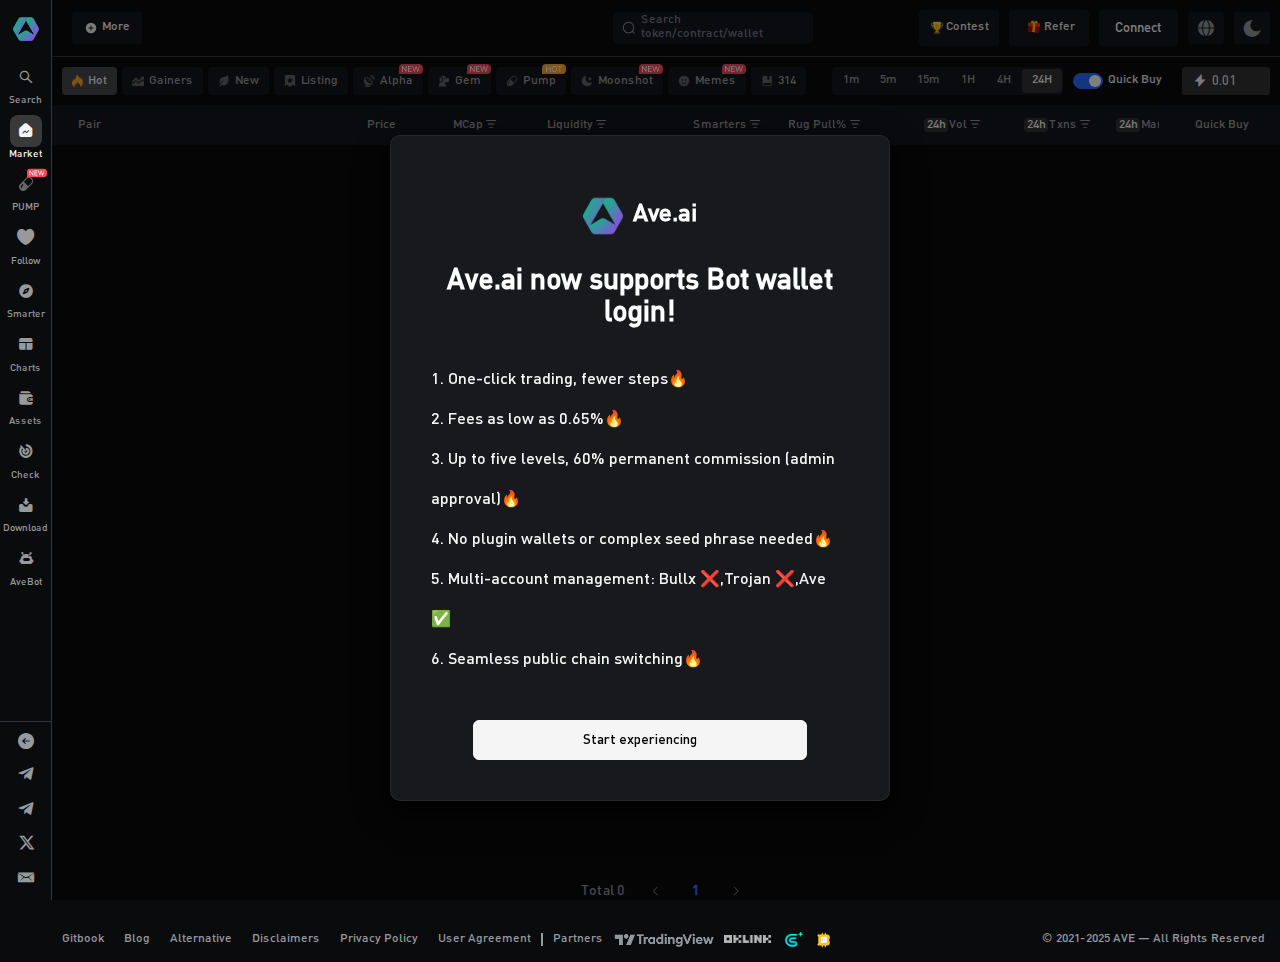
<file: index.html>
<!DOCTYPE html><html lang=""><head><meta charset="utf-8"><meta http-equiv="X-UA-Compatible" content="IE=edge"><meta name="viewport" content="width=device-width,initial-scale=1"><title>Ave.ai</title><meta name="title" content="Ave.ai"><meta name="description" content="Ave.ai is the most comprehensive on-chain crypro trading platform, integrating 130+ blockchains and 300+ DEXs for secure, professional, and fast trading. It empowers 7M+ users with advanced token analysis and seamless execution across its App, PC platform, and trading bots."><meta property="og:type" content="website"><meta property="og:url" content="https://ave.ai"><meta property="og:title" content="Ave.ai - The Ultimate Web3 Trading Platform"><meta property="og:description" content="Real-Time Blockchain Data, Price Alerts, Smart Money, KOL, Sniping, Copy-Trading and more."><meta property="og:image" content="https://ave.s3.ap-east-1.amazonaws.com/logo/tg-share.png"><meta property="og:image:width" content="1200"><meta property="og:image:height" content="600"><meta property="twitter:card" content="summary_large_image"><meta property="twitter:url" content="https://ave.ai"><meta property="twitter:title" content="Ave.ai - The Ultimate Web3 Trading Platform"><meta property="twitter:description" content="Real-Time Blockchain Data, Price Alerts, Smart Money, KOL, Sniping, Copy-Trading and more."><meta property="twitter:image" content="https://ave.s3.ap-east-1.amazonaws.com/logo/tg-share.png"><meta property="fb:app_id" content="1024585522541030"><!--[if IE]><link rel="icon" href="/favicon.ico" /><![endif]--><link rel="shortcut icon" href="/favicon.ico"><script async src="https://www.googletagmanager.com/gtag/js?id=G-LFKW8KRD0V"></script><script src="/vemachine.js"></script><style id="antiClickjack">body{display:none !important;}</style><script>if (self === top) {
        var antiClickjack = document.getElementById('antiClickjack')
        antiClickjack.parentNode.removeChild(antiClickjack)
      } else {
        top.location = self.location
      }
      function redirect() {
        // let domains = ['avedex.cc', 'ave.ai', 'opencw.online', 'opencc.club']
        // let isDomain = domains.some(i => location.hostname.includes(i))
        let isMobile = /mobile|phone|pad|pod|iPhone|iPod|ios|iPad|Android|Mobile|BlackBerry|IEMobile|MQQBrowser|JUC|Fennec|wOSBrowser|BrowserNG|WebOS|Symbian|Windows Phone/i.test(navigator.userAgent)
        let isUnRedirectDomains = /(opencc\.club)|(aveaidata\.com)/i.test(location.hostname)
        if (isMobile && location.protocol.includes('http') && !location.host.includes('test') && !isUnRedirectDomains) {
            if(location.pathname == '/rank'){
              location.replace('https://airdrop.ave.ai')
            } else {
              location.replace(location.protocol + '//m.' + location.host + location.pathname + location.search)
            }
        }
      }
      redirect()
      function addScriptJs() {
        let d = (JSON.parse(localStorage.ave_globalConfig || '{}').token_logo_url || 'https://www.iconaves.com/')
        let script = document.createElement('script')
        script.type = 'text/javascript'
        script.src = d + `charting_library/charting_library.standalone.js`
        document.getElementsByTagName('head')[0].appendChild(script)
      }
      addScriptJs()</script><link href="/static/css/Balance-21833f8f.b9133b03.css" rel="prefetch"><link href="/static/css/Chart-21833f8f.9b517720.css" rel="prefetch"><link href="/static/css/Check-31ecd969.3873eb59.css" rel="prefetch"><link href="/static/css/Download-31ecd969.2d7474a4.css" rel="prefetch"><link href="/static/css/Fav-f71cff67.3955f131.css" rel="prefetch"><link href="/static/css/Index-f71cff67.a7eb55b5.css" rel="prefetch"><link href="/static/css/OfficialVerification-f71cff67.b5f4f597.css" rel="prefetch"><link href="/static/css/Pump-31ecd969.7b0cf1fc.css" rel="prefetch"><link href="/static/css/Rank-f71cff67.85b6f28e.css" rel="prefetch"><link href="/static/css/Referral-f71cff67.82a01d85.css" rel="prefetch"><link href="/static/css/Smart-f71cff67.af7cda30.css" rel="prefetch"><link href="/static/css/Token-253ae210.98a811a6.css" rel="prefetch"><link href="/static/css/Token-6a2c624d.e61954dc.css" rel="prefetch"><link href="/static/css/Token-f71cff67.44cd3b33.css" rel="prefetch"><link href="/static/css/default-Chart-Token-31ecd969.59e1fb63.css" rel="prefetch"><link href="/static/css/default-Index-Pump-Token-1f80e606.da8563d4.css" rel="prefetch"><link href="/static/js/Balance-21833f8f.5896f0e9.js" rel="prefetch"><link href="/static/js/Chart-21833f8f.347d0879.js" rel="prefetch"><link href="/static/js/Check-31ecd969.5a6afa89.js" rel="prefetch"><link href="/static/js/Download-31ecd969.8febb717.js" rel="prefetch"><link href="/static/js/Fav-f71cff67.599978b3.js" rel="prefetch"><link href="/static/js/Index-f71cff67.39cb203a.js" rel="prefetch"><link href="/static/js/Lost-2a317ca3.22876508.js" rel="prefetch"><link href="/static/js/OfficialVerification-f71cff67.746008fd.js" rel="prefetch"><link href="/static/js/Pump-31ecd969.1f9165a7.js" rel="prefetch"><link href="/static/js/Rank-f71cff67.16344cc7.js" rel="prefetch"><link href="/static/js/Referral-f71cff67.d2166db1.js" rel="prefetch"><link href="/static/js/Smart-f71cff67.d543c09a.js" rel="prefetch"><link href="/static/js/Token-253ae210.d5db7d6f.js" rel="prefetch"><link href="/static/js/Token-6a2c624d.aff30ad4.js" rel="prefetch"><link href="/static/js/Token-f71cff67.ff436b24.js" rel="prefetch"><link href="/static/js/chunk-2bf4d867.e76c05dc.js" rel="prefetch"><link href="/static/js/chunk-2d0cc9a7.7d72dd5b.js" rel="prefetch"><link href="/static/js/chunk-6cbceefd.65727936.js" rel="prefetch"><link href="/static/js/chunk-95565b38.9bbe70e5.js" rel="prefetch"><link href="/static/js/chunk-9b2b69e2.70046dc5.js" rel="prefetch"><link href="/static/js/default-Chart-Index-b811f808.6b7d3717.js" rel="prefetch"><link href="/static/js/default-Chart-Token-31ecd969.cf1af284.js" rel="prefetch"><link href="/static/js/default-Fav-Index-Smart-6bdcf28a.e75e60a6.js" rel="prefetch"><link href="/static/js/default-Fav-Rank-Smart-c18b0473.b0b18695.js" rel="prefetch"><link href="/static/js/default-Fav-Smart-31ecd969.701db139.js" rel="prefetch"><link href="/static/js/default-Index-Pump-Token-1f80e606.f1bf269d.js" rel="prefetch"><link href="/static/js/vendors-Index-Pump-Token-25cb2edc.29214290.js" rel="prefetch"><link href="/static/css/app-06837ae4.24b741e4.css" rel="preload" as="style"><link href="/static/css/app-c714bc7b.90752101.css" rel="preload" as="style"><link href="/static/css/app-cfbf0a2e.84827f6a.css" rel="preload" as="style"><link href="/static/css/app-ec8c427e.143b692c.css" rel="preload" as="style"><link href="/static/js/app-06837ae4.0bc16f0b.js" rel="preload" as="script"><link href="/static/js/app-0b7a60cc.8b9b6d97.js" rel="preload" as="script"><link href="/static/js/app-167fad9f.1127e86d.js" rel="preload" as="script"><link href="/static/js/app-16d3814e.7bfaf046.js" rel="preload" as="script"><link href="/static/js/app-1f20a385.fe7c22a1.js" rel="preload" as="script"><link href="/static/js/app-2a42e354.b6aad44a.js" rel="preload" as="script"><link href="/static/js/app-33e35537.77df16f8.js" rel="preload" as="script"><link href="/static/js/app-4939e289.91777275.js" rel="preload" as="script"><link href="/static/js/app-6484b8ce.4f20cd66.js" rel="preload" as="script"><link href="/static/js/app-6f84c08c.fa4eab03.js" rel="preload" as="script"><link href="/static/js/app-72f93981.fbfb8a3f.js" rel="preload" as="script"><link href="/static/js/app-73914085.e6f824af.js" rel="preload" as="script"><link href="/static/js/app-748942c6.194fa49b.js" rel="preload" as="script"><link href="/static/js/app-84f69768.55d66357.js" rel="preload" as="script"><link href="/static/js/app-9187ef67.4600008b.js" rel="preload" as="script"><link href="/static/js/app-94629317.e51e2d56.js" rel="preload" as="script"><link href="/static/js/app-968c033f.8b3df958.js" rel="preload" as="script"><link href="/static/js/app-9af05477.8c2b6226.js" rel="preload" as="script"><link href="/static/js/app-a97bfcba.e59434c6.js" rel="preload" as="script"><link href="/static/js/app-aeb57120.3f71007f.js" rel="preload" as="script"><link href="/static/js/app-b5906859.78a9fefa.js" rel="preload" as="script"><link href="/static/js/app-c714bc7b.9cd90f78.js" rel="preload" as="script"><link href="/static/js/app-cfbf0a2e.71f182b8.js" rel="preload" as="script"><link href="/static/js/app-db300d2f.b8a180e0.js" rel="preload" as="script"><link href="/static/js/app-ec8c427e.9d36dcc2.js" rel="preload" as="script"><link href="/static/js/app-f9ca8911.51fda257.js" rel="preload" as="script"><link href="/static/js/runtime.46350e06.js" rel="preload" as="script"><link href="/static/css/app-ec8c427e.143b692c.css" rel="stylesheet"><link href="/static/css/app-cfbf0a2e.84827f6a.css" rel="stylesheet"><link href="/static/css/app-06837ae4.24b741e4.css" rel="stylesheet"><link href="/static/css/app-c714bc7b.90752101.css" rel="stylesheet"><link rel="icon" type="image/png" sizes="32x32" href="/img/icons/favicon-32x32.png"><link rel="icon" type="image/png" sizes="16x16" href="/img/icons/favicon-16x16.png"><link rel="manifest" href="/manifest.json"><meta name="theme-color" content="#131722"><meta name="apple-mobile-web-app-capable" content="yes"><meta name="apple-mobile-web-app-status-bar-style" content="default"><meta name="apple-mobile-web-app-title" content="Ave"><link rel="apple-touch-icon" href="/img/icons/apple-touch-icon-152x152.png"><link rel="mask-icon" href="/img/icons/safari-pinned-tab.svg" color="#131722"><meta name="msapplication-TileImage" content="/img/icons/msapplication-icon-144x144.png"><meta name="msapplication-TileColor" content="#000000"></head><body><noscript><strong>We're sorry but avedex doesn't work properly without JavaScript enabled. Please enable it to continue.</strong></noscript><div id="app"></div><script>window.dataLayer = window.dataLayer || [];
      function gtag(){dataLayer.push(arguments);}
      gtag('js', new Date());

      gtag('config', 'G-LFKW8KRD0V');
      // //添加红包雨
      // ;(function () {
      //   var script = document.createElement('script')
      //   script.onload = function () {
      //     MapleRedPacketSDK.initMapleRedPacket({
      //       platform: "ave"
      //     }).renderToBody()
      //   }
      //   script.defer = true
      //   script.src = 'https://unpkg.com/@maple-tech/red-packet-sdk/dist/index.iife.js'
      //   document.body.appendChild(script)
      // })()</script><script src="/static/js/runtime.46350e06.js"></script><script src="/static/js/app-748942c6.194fa49b.js"></script><script src="/static/js/app-6f84c08c.fa4eab03.js"></script><script src="/static/js/app-9af05477.8c2b6226.js"></script><script src="/static/js/app-84f69768.55d66357.js"></script><script src="/static/js/app-94629317.e51e2d56.js"></script><script src="/static/js/app-968c033f.8b3df958.js"></script><script src="/static/js/app-167fad9f.1127e86d.js"></script><script src="/static/js/app-2a42e354.b6aad44a.js"></script><script src="/static/js/app-b5906859.78a9fefa.js"></script><script src="/static/js/app-72f93981.fbfb8a3f.js"></script><script src="/static/js/app-db300d2f.b8a180e0.js"></script><script src="/static/js/app-9187ef67.4600008b.js"></script><script src="/static/js/app-4939e289.91777275.js"></script><script src="/static/js/app-16d3814e.7bfaf046.js"></script><script src="/static/js/app-aeb57120.3f71007f.js"></script><script src="/static/js/app-6484b8ce.4f20cd66.js"></script><script src="/static/js/app-0b7a60cc.8b9b6d97.js"></script><script src="/static/js/app-73914085.e6f824af.js"></script><script src="/static/js/app-1f20a385.fe7c22a1.js"></script><script src="/static/js/app-f9ca8911.51fda257.js"></script><script src="/static/js/app-ec8c427e.9d36dcc2.js"></script><script src="/static/js/app-cfbf0a2e.71f182b8.js"></script><script src="/static/js/app-33e35537.77df16f8.js"></script><script src="/static/js/app-06837ae4.0bc16f0b.js"></script><script src="/static/js/app-a97bfcba.e59434c6.js"></script><script src="/static/js/app-c714bc7b.9cd90f78.js"></script></body></html>
</file>
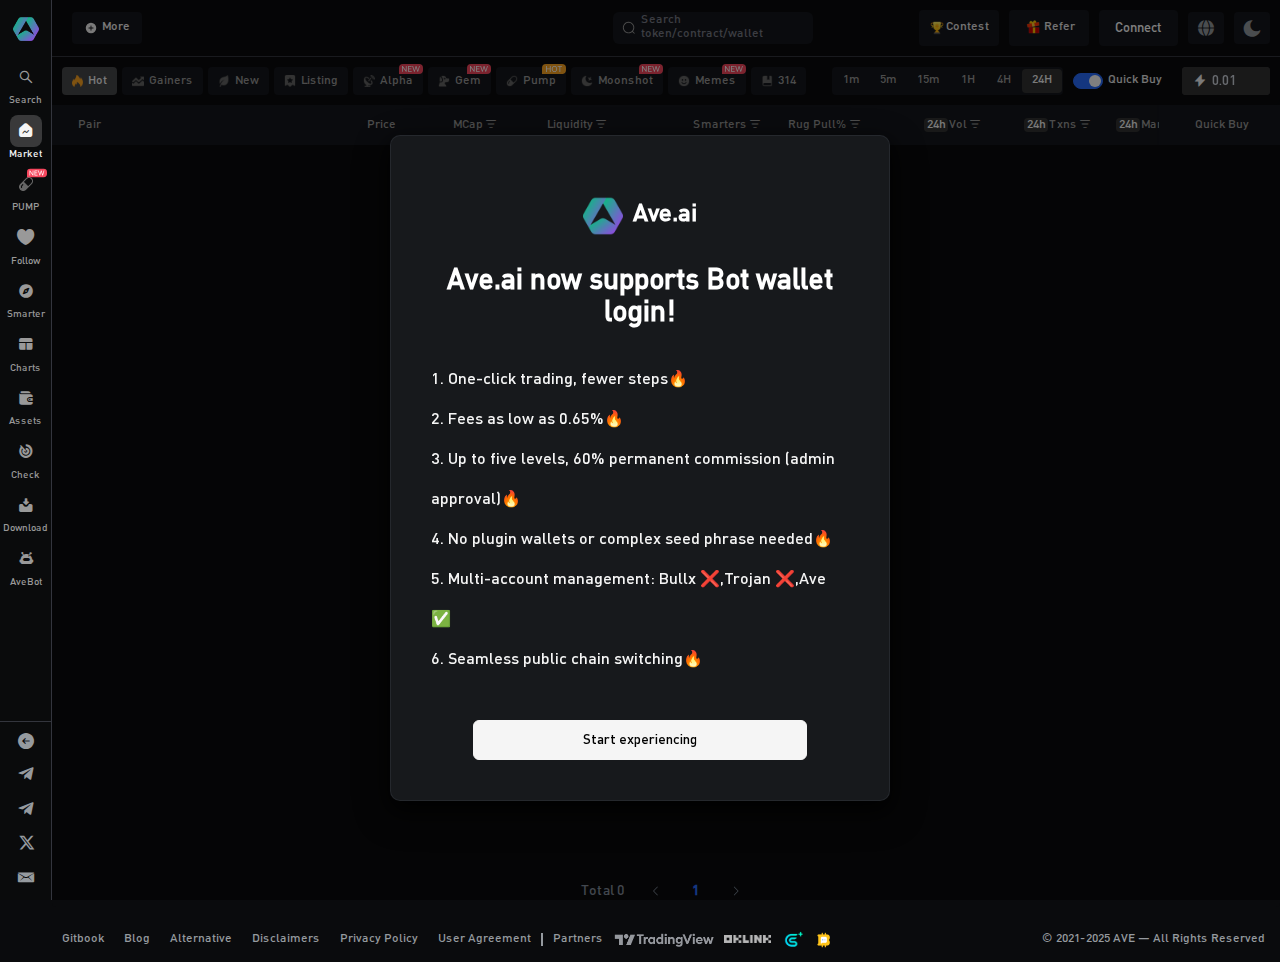
<file: chart/index.html>
<!DOCTYPE html><html lang=""><head><meta charset="utf-8"><meta http-equiv="X-UA-Compatible" content="IE=edge"><meta name="viewport" content="width=device-width,initial-scale=1"><title>Chart | Ave.ai</title><meta name="title" content="Ave.ai"><meta name="description" content="Ave.ai is the most comprehensive on-chain crypro trading platform, integrating 130+ blockchains and 300+ DEXs for secure, professional, and fast trading. It empowers 7M+ users with advanced token analysis and seamless execution across its App, PC platform, and trading bots."><meta property="og:type" content="website"><meta property="og:url" content="https://ave.ai"><meta property="og:title" content="Ave.ai - The Ultimate Web3 Trading Platform"><meta property="og:description" content="Real-Time Blockchain Data, Price Alerts, Smart Money, KOL, Sniping, Copy-Trading and more."><meta property="og:image" content="https://ave.s3.ap-east-1.amazonaws.com/logo/tg-share.png"><meta property="og:image:width" content="1200"><meta property="og:image:height" content="600"><meta property="twitter:card" content="summary_large_image"><meta property="twitter:url" content="https://ave.ai"><meta property="twitter:title" content="Ave.ai - The Ultimate Web3 Trading Platform"><meta property="twitter:description" content="Real-Time Blockchain Data, Price Alerts, Smart Money, KOL, Sniping, Copy-Trading and more."><meta property="twitter:image" content="https://ave.s3.ap-east-1.amazonaws.com/logo/tg-share.png"><meta property="fb:app_id" content="1024585522541030"><!--[if IE]><link rel="icon" href="/favicon.ico" /><![endif]--><link rel="shortcut icon" href="/favicon.ico"><script async src="https://www.googletagmanager.com/gtag/js?id=G-LFKW8KRD0V"></script><script src="/vemachine.js"></script><style id="antiClickjack">body{display:none !important;}</style><script>if (self === top) {
        var antiClickjack = document.getElementById('antiClickjack')
        antiClickjack.parentNode.removeChild(antiClickjack)
      } else {
        top.location = self.location
      }
      function redirect() {
        // let domains = ['avedex.cc', 'ave.ai', 'opencw.online', 'opencc.club']
        // let isDomain = domains.some(i => location.hostname.includes(i))
        let isMobile = /mobile|phone|pad|pod|iPhone|iPod|ios|iPad|Android|Mobile|BlackBerry|IEMobile|MQQBrowser|JUC|Fennec|wOSBrowser|BrowserNG|WebOS|Symbian|Windows Phone/i.test(navigator.userAgent)
        let isUnRedirectDomains = /(opencc\.club)|(aveaidata\.com)/i.test(location.hostname)
        if (isMobile && location.protocol.includes('http') && !location.host.includes('test') && !isUnRedirectDomains) {
            if(location.pathname == '/rank'){
              location.replace('https://airdrop.ave.ai')
            } else {
              location.replace(location.protocol + '//m.' + location.host + location.pathname + location.search)
            }
        }
      }
      redirect()
      function addScriptJs() {
        let d = (JSON.parse(localStorage.ave_globalConfig || '{}').token_logo_url || 'https://www.iconaves.com/')
        let script = document.createElement('script')
        script.type = 'text/javascript'
        script.src = d + `charting_library/charting_library.standalone.js`
        document.getElementsByTagName('head')[0].appendChild(script)
      }
      addScriptJs()</script><link href="/static/css/Balance-21833f8f.b9133b03.css" rel="prefetch"><link href="/static/css/Chart-21833f8f.9b517720.css" rel="prefetch"><link href="/static/css/Check-31ecd969.3873eb59.css" rel="prefetch"><link href="/static/css/Download-31ecd969.2d7474a4.css" rel="prefetch"><link href="/static/css/Fav-f71cff67.3955f131.css" rel="prefetch"><link href="/static/css/Index-f71cff67.a7eb55b5.css" rel="prefetch"><link href="/static/css/OfficialVerification-f71cff67.b5f4f597.css" rel="prefetch"><link href="/static/css/Pump-31ecd969.7b0cf1fc.css" rel="prefetch"><link href="/static/css/Rank-f71cff67.85b6f28e.css" rel="prefetch"><link href="/static/css/Referral-f71cff67.82a01d85.css" rel="prefetch"><link href="/static/css/Smart-f71cff67.af7cda30.css" rel="prefetch"><link href="/static/css/Token-253ae210.98a811a6.css" rel="prefetch"><link href="/static/css/Token-6a2c624d.e61954dc.css" rel="prefetch"><link href="/static/css/Token-f71cff67.44cd3b33.css" rel="prefetch"><link href="/static/css/default-Chart-Token-31ecd969.59e1fb63.css" rel="prefetch"><link href="/static/css/default-Index-Pump-Token-1f80e606.da8563d4.css" rel="prefetch"><link href="/static/js/Balance-21833f8f.5896f0e9.js" rel="prefetch"><link href="/static/js/Chart-21833f8f.347d0879.js" rel="prefetch"><link href="/static/js/Check-31ecd969.5a6afa89.js" rel="prefetch"><link href="/static/js/Download-31ecd969.8febb717.js" rel="prefetch"><link href="/static/js/Fav-f71cff67.599978b3.js" rel="prefetch"><link href="/static/js/Index-f71cff67.39cb203a.js" rel="prefetch"><link href="/static/js/Lost-2a317ca3.22876508.js" rel="prefetch"><link href="/static/js/OfficialVerification-f71cff67.746008fd.js" rel="prefetch"><link href="/static/js/Pump-31ecd969.1f9165a7.js" rel="prefetch"><link href="/static/js/Rank-f71cff67.16344cc7.js" rel="prefetch"><link href="/static/js/Referral-f71cff67.d2166db1.js" rel="prefetch"><link href="/static/js/Smart-f71cff67.d543c09a.js" rel="prefetch"><link href="/static/js/Token-253ae210.d5db7d6f.js" rel="prefetch"><link href="/static/js/Token-6a2c624d.aff30ad4.js" rel="prefetch"><link href="/static/js/Token-f71cff67.ff436b24.js" rel="prefetch"><link href="/static/js/chunk-2bf4d867.e76c05dc.js" rel="prefetch"><link href="/static/js/chunk-2d0cc9a7.7d72dd5b.js" rel="prefetch"><link href="/static/js/chunk-6cbceefd.65727936.js" rel="prefetch"><link href="/static/js/chunk-95565b38.9bbe70e5.js" rel="prefetch"><link href="/static/js/chunk-9b2b69e2.70046dc5.js" rel="prefetch"><link href="/static/js/default-Chart-Index-b811f808.6b7d3717.js" rel="prefetch"><link href="/static/js/default-Chart-Token-31ecd969.cf1af284.js" rel="prefetch"><link href="/static/js/default-Fav-Index-Smart-6bdcf28a.e75e60a6.js" rel="prefetch"><link href="/static/js/default-Fav-Rank-Smart-c18b0473.b0b18695.js" rel="prefetch"><link href="/static/js/default-Fav-Smart-31ecd969.701db139.js" rel="prefetch"><link href="/static/js/default-Index-Pump-Token-1f80e606.f1bf269d.js" rel="prefetch"><link href="/static/js/vendors-Index-Pump-Token-25cb2edc.29214290.js" rel="prefetch"><link href="/static/css/app-06837ae4.24b741e4.css" rel="preload" as="style"><link href="/static/css/app-c714bc7b.90752101.css" rel="preload" as="style"><link href="/static/css/app-cfbf0a2e.84827f6a.css" rel="preload" as="style"><link href="/static/css/app-ec8c427e.143b692c.css" rel="preload" as="style"><link href="/static/js/app-06837ae4.0bc16f0b.js" rel="preload" as="script"><link href="/static/js/app-0b7a60cc.8b9b6d97.js" rel="preload" as="script"><link href="/static/js/app-167fad9f.1127e86d.js" rel="preload" as="script"><link href="/static/js/app-16d3814e.7bfaf046.js" rel="preload" as="script"><link href="/static/js/app-1f20a385.fe7c22a1.js" rel="preload" as="script"><link href="/static/js/app-2a42e354.b6aad44a.js" rel="preload" as="script"><link href="/static/js/app-33e35537.77df16f8.js" rel="preload" as="script"><link href="/static/js/app-4939e289.91777275.js" rel="preload" as="script"><link href="/static/js/app-6484b8ce.4f20cd66.js" rel="preload" as="script"><link href="/static/js/app-6f84c08c.fa4eab03.js" rel="preload" as="script"><link href="/static/js/app-72f93981.fbfb8a3f.js" rel="preload" as="script"><link href="/static/js/app-73914085.e6f824af.js" rel="preload" as="script"><link href="/static/js/app-748942c6.194fa49b.js" rel="preload" as="script"><link href="/static/js/app-84f69768.55d66357.js" rel="preload" as="script"><link href="/static/js/app-9187ef67.4600008b.js" rel="preload" as="script"><link href="/static/js/app-94629317.e51e2d56.js" rel="preload" as="script"><link href="/static/js/app-968c033f.8b3df958.js" rel="preload" as="script"><link href="/static/js/app-9af05477.8c2b6226.js" rel="preload" as="script"><link href="/static/js/app-a97bfcba.e59434c6.js" rel="preload" as="script"><link href="/static/js/app-aeb57120.3f71007f.js" rel="preload" as="script"><link href="/static/js/app-b5906859.78a9fefa.js" rel="preload" as="script"><link href="/static/js/app-c714bc7b.9cd90f78.js" rel="preload" as="script"><link href="/static/js/app-cfbf0a2e.71f182b8.js" rel="preload" as="script"><link href="/static/js/app-db300d2f.b8a180e0.js" rel="preload" as="script"><link href="/static/js/app-ec8c427e.9d36dcc2.js" rel="preload" as="script"><link href="/static/js/app-f9ca8911.51fda257.js" rel="preload" as="script"><link href="/static/js/runtime.46350e06.js" rel="preload" as="script"><link href="/static/css/app-ec8c427e.143b692c.css" rel="stylesheet"><link href="/static/css/app-cfbf0a2e.84827f6a.css" rel="stylesheet"><link href="/static/css/app-06837ae4.24b741e4.css" rel="stylesheet"><link href="/static/css/app-c714bc7b.90752101.css" rel="stylesheet"><link rel="icon" type="image/png" sizes="32x32" href="/img/icons/favicon-32x32.png"><link rel="icon" type="image/png" sizes="16x16" href="/img/icons/favicon-16x16.png"><link rel="manifest" href="/manifest.json"><meta name="theme-color" content="#131722"><meta name="apple-mobile-web-app-capable" content="yes"><meta name="apple-mobile-web-app-status-bar-style" content="default"><meta name="apple-mobile-web-app-title" content="Ave"><link rel="apple-touch-icon" href="/img/icons/apple-touch-icon-152x152.png"><link rel="mask-icon" href="/img/icons/safari-pinned-tab.svg" color="#131722"><meta name="msapplication-TileImage" content="/img/icons/msapplication-icon-144x144.png"><meta name="msapplication-TileColor" content="#000000"></head><body><noscript><strong>We're sorry but avedex doesn't work properly without JavaScript enabled. Please enable it to continue.</strong></noscript><div id="app"></div><script>window.dataLayer = window.dataLayer || [];
      function gtag(){dataLayer.push(arguments);}
      gtag('js', new Date());

      gtag('config', 'G-LFKW8KRD0V');
      // //添加红包雨
      // ;(function () {
      //   var script = document.createElement('script')
      //   script.onload = function () {
      //     MapleRedPacketSDK.initMapleRedPacket({
      //       platform: "ave"
      //     }).renderToBody()
      //   }
      //   script.defer = true
      //   script.src = 'https://unpkg.com/@maple-tech/red-packet-sdk/dist/index.iife.js'
      //   document.body.appendChild(script)
      // })()</script><script src="/static/js/runtime.46350e06.js"></script><script src="/static/js/app-748942c6.194fa49b.js"></script><script src="/static/js/app-6f84c08c.fa4eab03.js"></script><script src="/static/js/app-9af05477.8c2b6226.js"></script><script src="/static/js/app-84f69768.55d66357.js"></script><script src="/static/js/app-94629317.e51e2d56.js"></script><script src="/static/js/app-968c033f.8b3df958.js"></script><script src="/static/js/app-167fad9f.1127e86d.js"></script><script src="/static/js/app-2a42e354.b6aad44a.js"></script><script src="/static/js/app-b5906859.78a9fefa.js"></script><script src="/static/js/app-72f93981.fbfb8a3f.js"></script><script src="/static/js/app-db300d2f.b8a180e0.js"></script><script src="/static/js/app-9187ef67.4600008b.js"></script><script src="/static/js/app-4939e289.91777275.js"></script><script src="/static/js/app-16d3814e.7bfaf046.js"></script><script src="/static/js/app-aeb57120.3f71007f.js"></script><script src="/static/js/app-6484b8ce.4f20cd66.js"></script><script src="/static/js/app-0b7a60cc.8b9b6d97.js"></script><script src="/static/js/app-73914085.e6f824af.js"></script><script src="/static/js/app-1f20a385.fe7c22a1.js"></script><script src="/static/js/app-f9ca8911.51fda257.js"></script><script src="/static/js/app-ec8c427e.9d36dcc2.js"></script><script src="/static/js/app-cfbf0a2e.71f182b8.js"></script><script src="/static/js/app-33e35537.77df16f8.js"></script><script src="/static/js/app-06837ae4.0bc16f0b.js"></script><script src="/static/js/app-a97bfcba.e59434c6.js"></script><script src="/static/js/app-c714bc7b.9cd90f78.js"></script></body></html>
</file>
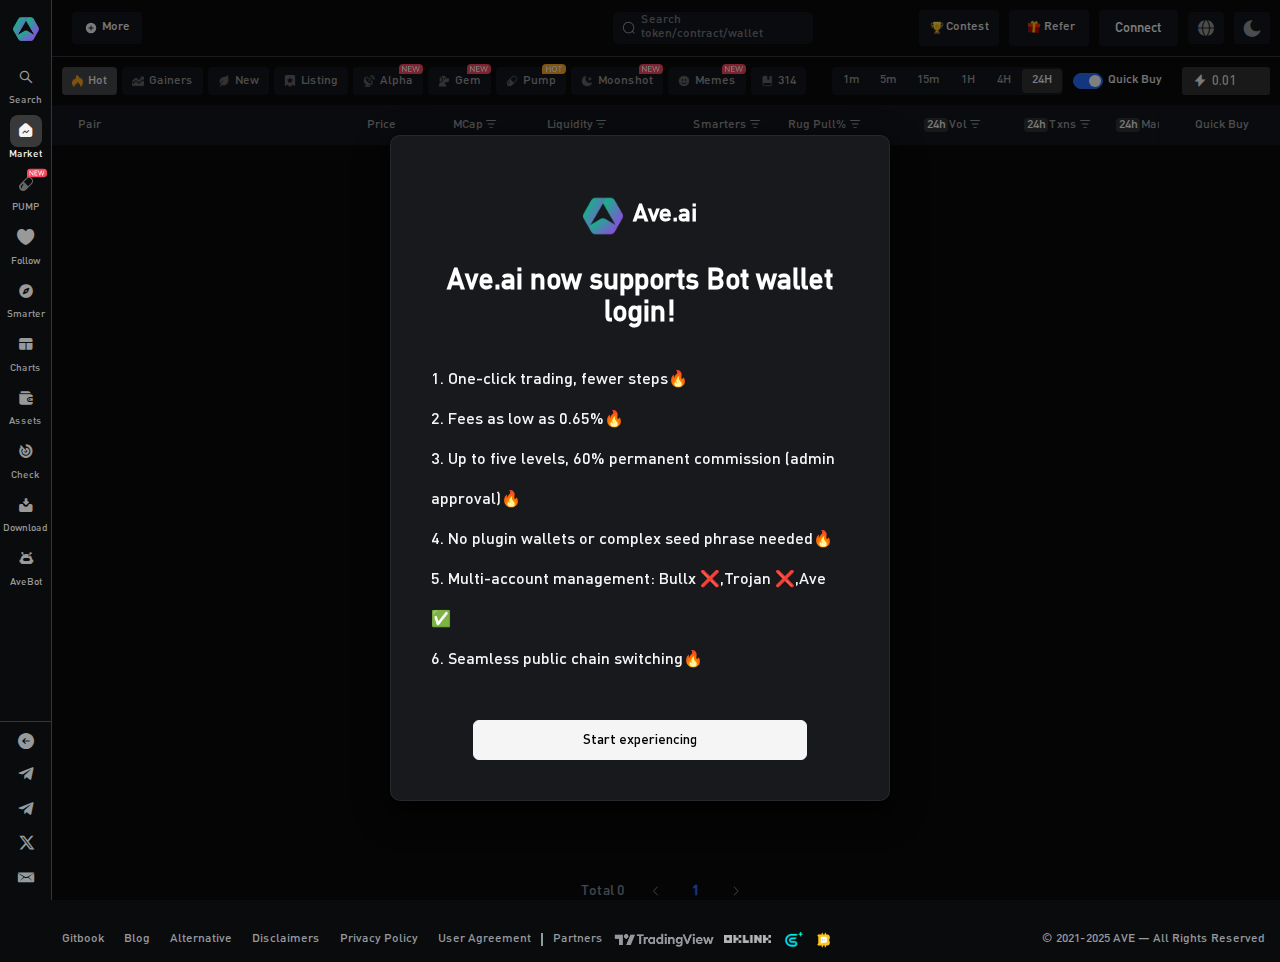
<file: download/index.html>
<!DOCTYPE html><html lang=""><head><meta charset="utf-8"><meta http-equiv="X-UA-Compatible" content="IE=edge"><meta name="viewport" content="width=device-width,initial-scale=1"><title>Download | Ave.ai</title><meta name="title" content="Ave.ai"><meta name="description" content="Ave.ai is the most comprehensive on-chain crypro trading platform, integrating 130+ blockchains and 300+ DEXs for secure, professional, and fast trading. It empowers 7M+ users with advanced token analysis and seamless execution across its App, PC platform, and trading bots."><meta property="og:type" content="website"><meta property="og:url" content="https://ave.ai"><meta property="og:title" content="Ave.ai - The Ultimate Web3 Trading Platform"><meta property="og:description" content="Real-Time Blockchain Data, Price Alerts, Smart Money, KOL, Sniping, Copy-Trading and more."><meta property="og:image" content="https://ave.s3.ap-east-1.amazonaws.com/logo/tg-share.png"><meta property="og:image:width" content="1200"><meta property="og:image:height" content="600"><meta property="twitter:card" content="summary_large_image"><meta property="twitter:url" content="https://ave.ai"><meta property="twitter:title" content="Ave.ai - The Ultimate Web3 Trading Platform"><meta property="twitter:description" content="Real-Time Blockchain Data, Price Alerts, Smart Money, KOL, Sniping, Copy-Trading and more."><meta property="twitter:image" content="https://ave.s3.ap-east-1.amazonaws.com/logo/tg-share.png"><meta property="fb:app_id" content="1024585522541030"><!--[if IE]><link rel="icon" href="/favicon.ico" /><![endif]--><link rel="shortcut icon" href="/favicon.ico"><script async src="https://www.googletagmanager.com/gtag/js?id=G-LFKW8KRD0V"></script><script src="/vemachine.js"></script><style id="antiClickjack">body{display:none !important;}</style><script>if (self === top) {
        var antiClickjack = document.getElementById('antiClickjack')
        antiClickjack.parentNode.removeChild(antiClickjack)
      } else {
        top.location = self.location
      }
      function redirect() {
        // let domains = ['avedex.cc', 'ave.ai', 'opencw.online', 'opencc.club']
        // let isDomain = domains.some(i => location.hostname.includes(i))
        let isMobile = /mobile|phone|pad|pod|iPhone|iPod|ios|iPad|Android|Mobile|BlackBerry|IEMobile|MQQBrowser|JUC|Fennec|wOSBrowser|BrowserNG|WebOS|Symbian|Windows Phone/i.test(navigator.userAgent)
        let isUnRedirectDomains = /(opencc\.club)|(aveaidata\.com)/i.test(location.hostname)
        if (isMobile && location.protocol.includes('http') && !location.host.includes('test') && !isUnRedirectDomains) {
            if(location.pathname == '/rank'){
              location.replace('https://airdrop.ave.ai')
            } else {
              location.replace(location.protocol + '//m.' + location.host + location.pathname + location.search)
            }
        }
      }
      redirect()
      function addScriptJs() {
        let d = (JSON.parse(localStorage.ave_globalConfig || '{}').token_logo_url || 'https://www.iconaves.com/')
        let script = document.createElement('script')
        script.type = 'text/javascript'
        script.src = d + `charting_library/charting_library.standalone.js`
        document.getElementsByTagName('head')[0].appendChild(script)
      }
      addScriptJs()</script><link href="/static/css/Balance-21833f8f.b9133b03.css" rel="prefetch"><link href="/static/css/Chart-21833f8f.9b517720.css" rel="prefetch"><link href="/static/css/Check-31ecd969.3873eb59.css" rel="prefetch"><link href="/static/css/Download-31ecd969.2d7474a4.css" rel="prefetch"><link href="/static/css/Fav-f71cff67.3955f131.css" rel="prefetch"><link href="/static/css/Index-f71cff67.a7eb55b5.css" rel="prefetch"><link href="/static/css/OfficialVerification-f71cff67.b5f4f597.css" rel="prefetch"><link href="/static/css/Pump-31ecd969.7b0cf1fc.css" rel="prefetch"><link href="/static/css/Rank-f71cff67.85b6f28e.css" rel="prefetch"><link href="/static/css/Referral-f71cff67.82a01d85.css" rel="prefetch"><link href="/static/css/Smart-f71cff67.af7cda30.css" rel="prefetch"><link href="/static/css/Token-253ae210.98a811a6.css" rel="prefetch"><link href="/static/css/Token-6a2c624d.e61954dc.css" rel="prefetch"><link href="/static/css/Token-f71cff67.44cd3b33.css" rel="prefetch"><link href="/static/css/default-Chart-Token-31ecd969.59e1fb63.css" rel="prefetch"><link href="/static/css/default-Index-Pump-Token-1f80e606.da8563d4.css" rel="prefetch"><link href="/static/js/Balance-21833f8f.5896f0e9.js" rel="prefetch"><link href="/static/js/Chart-21833f8f.347d0879.js" rel="prefetch"><link href="/static/js/Check-31ecd969.5a6afa89.js" rel="prefetch"><link href="/static/js/Download-31ecd969.8febb717.js" rel="prefetch"><link href="/static/js/Fav-f71cff67.599978b3.js" rel="prefetch"><link href="/static/js/Index-f71cff67.39cb203a.js" rel="prefetch"><link href="/static/js/Lost-2a317ca3.22876508.js" rel="prefetch"><link href="/static/js/OfficialVerification-f71cff67.746008fd.js" rel="prefetch"><link href="/static/js/Pump-31ecd969.1f9165a7.js" rel="prefetch"><link href="/static/js/Rank-f71cff67.16344cc7.js" rel="prefetch"><link href="/static/js/Referral-f71cff67.d2166db1.js" rel="prefetch"><link href="/static/js/Smart-f71cff67.d543c09a.js" rel="prefetch"><link href="/static/js/Token-253ae210.d5db7d6f.js" rel="prefetch"><link href="/static/js/Token-6a2c624d.aff30ad4.js" rel="prefetch"><link href="/static/js/Token-f71cff67.ff436b24.js" rel="prefetch"><link href="/static/js/chunk-2bf4d867.e76c05dc.js" rel="prefetch"><link href="/static/js/chunk-2d0cc9a7.7d72dd5b.js" rel="prefetch"><link href="/static/js/chunk-6cbceefd.65727936.js" rel="prefetch"><link href="/static/js/chunk-95565b38.9bbe70e5.js" rel="prefetch"><link href="/static/js/chunk-9b2b69e2.70046dc5.js" rel="prefetch"><link href="/static/js/default-Chart-Index-b811f808.6b7d3717.js" rel="prefetch"><link href="/static/js/default-Chart-Token-31ecd969.cf1af284.js" rel="prefetch"><link href="/static/js/default-Fav-Index-Smart-6bdcf28a.e75e60a6.js" rel="prefetch"><link href="/static/js/default-Fav-Rank-Smart-c18b0473.b0b18695.js" rel="prefetch"><link href="/static/js/default-Fav-Smart-31ecd969.701db139.js" rel="prefetch"><link href="/static/js/default-Index-Pump-Token-1f80e606.f1bf269d.js" rel="prefetch"><link href="/static/js/vendors-Index-Pump-Token-25cb2edc.29214290.js" rel="prefetch"><link href="/static/css/app-06837ae4.24b741e4.css" rel="preload" as="style"><link href="/static/css/app-c714bc7b.90752101.css" rel="preload" as="style"><link href="/static/css/app-cfbf0a2e.84827f6a.css" rel="preload" as="style"><link href="/static/css/app-ec8c427e.143b692c.css" rel="preload" as="style"><link href="/static/js/app-06837ae4.0bc16f0b.js" rel="preload" as="script"><link href="/static/js/app-0b7a60cc.8b9b6d97.js" rel="preload" as="script"><link href="/static/js/app-167fad9f.1127e86d.js" rel="preload" as="script"><link href="/static/js/app-16d3814e.7bfaf046.js" rel="preload" as="script"><link href="/static/js/app-1f20a385.fe7c22a1.js" rel="preload" as="script"><link href="/static/js/app-2a42e354.b6aad44a.js" rel="preload" as="script"><link href="/static/js/app-33e35537.77df16f8.js" rel="preload" as="script"><link href="/static/js/app-4939e289.91777275.js" rel="preload" as="script"><link href="/static/js/app-6484b8ce.4f20cd66.js" rel="preload" as="script"><link href="/static/js/app-6f84c08c.fa4eab03.js" rel="preload" as="script"><link href="/static/js/app-72f93981.fbfb8a3f.js" rel="preload" as="script"><link href="/static/js/app-73914085.e6f824af.js" rel="preload" as="script"><link href="/static/js/app-748942c6.194fa49b.js" rel="preload" as="script"><link href="/static/js/app-84f69768.55d66357.js" rel="preload" as="script"><link href="/static/js/app-9187ef67.4600008b.js" rel="preload" as="script"><link href="/static/js/app-94629317.e51e2d56.js" rel="preload" as="script"><link href="/static/js/app-968c033f.8b3df958.js" rel="preload" as="script"><link href="/static/js/app-9af05477.8c2b6226.js" rel="preload" as="script"><link href="/static/js/app-a97bfcba.e59434c6.js" rel="preload" as="script"><link href="/static/js/app-aeb57120.3f71007f.js" rel="preload" as="script"><link href="/static/js/app-b5906859.78a9fefa.js" rel="preload" as="script"><link href="/static/js/app-c714bc7b.9cd90f78.js" rel="preload" as="script"><link href="/static/js/app-cfbf0a2e.71f182b8.js" rel="preload" as="script"><link href="/static/js/app-db300d2f.b8a180e0.js" rel="preload" as="script"><link href="/static/js/app-ec8c427e.9d36dcc2.js" rel="preload" as="script"><link href="/static/js/app-f9ca8911.51fda257.js" rel="preload" as="script"><link href="/static/js/runtime.46350e06.js" rel="preload" as="script"><link href="/static/css/app-ec8c427e.143b692c.css" rel="stylesheet"><link href="/static/css/app-cfbf0a2e.84827f6a.css" rel="stylesheet"><link href="/static/css/app-06837ae4.24b741e4.css" rel="stylesheet"><link href="/static/css/app-c714bc7b.90752101.css" rel="stylesheet"><link rel="icon" type="image/png" sizes="32x32" href="/img/icons/favicon-32x32.png"><link rel="icon" type="image/png" sizes="16x16" href="/img/icons/favicon-16x16.png"><link rel="manifest" href="/manifest.json"><meta name="theme-color" content="#131722"><meta name="apple-mobile-web-app-capable" content="yes"><meta name="apple-mobile-web-app-status-bar-style" content="default"><meta name="apple-mobile-web-app-title" content="Ave"><link rel="apple-touch-icon" href="/img/icons/apple-touch-icon-152x152.png"><link rel="mask-icon" href="/img/icons/safari-pinned-tab.svg" color="#131722"><meta name="msapplication-TileImage" content="/img/icons/msapplication-icon-144x144.png"><meta name="msapplication-TileColor" content="#000000"></head><body><noscript><strong>We're sorry but avedex doesn't work properly without JavaScript enabled. Please enable it to continue.</strong></noscript><div id="app"></div><script>window.dataLayer = window.dataLayer || [];
      function gtag(){dataLayer.push(arguments);}
      gtag('js', new Date());

      gtag('config', 'G-LFKW8KRD0V');
      // //添加红包雨
      // ;(function () {
      //   var script = document.createElement('script')
      //   script.onload = function () {
      //     MapleRedPacketSDK.initMapleRedPacket({
      //       platform: "ave"
      //     }).renderToBody()
      //   }
      //   script.defer = true
      //   script.src = 'https://unpkg.com/@maple-tech/red-packet-sdk/dist/index.iife.js'
      //   document.body.appendChild(script)
      // })()</script><script src="/static/js/runtime.46350e06.js"></script><script src="/static/js/app-748942c6.194fa49b.js"></script><script src="/static/js/app-6f84c08c.fa4eab03.js"></script><script src="/static/js/app-9af05477.8c2b6226.js"></script><script src="/static/js/app-84f69768.55d66357.js"></script><script src="/static/js/app-94629317.e51e2d56.js"></script><script src="/static/js/app-968c033f.8b3df958.js"></script><script src="/static/js/app-167fad9f.1127e86d.js"></script><script src="/static/js/app-2a42e354.b6aad44a.js"></script><script src="/static/js/app-b5906859.78a9fefa.js"></script><script src="/static/js/app-72f93981.fbfb8a3f.js"></script><script src="/static/js/app-db300d2f.b8a180e0.js"></script><script src="/static/js/app-9187ef67.4600008b.js"></script><script src="/static/js/app-4939e289.91777275.js"></script><script src="/static/js/app-16d3814e.7bfaf046.js"></script><script src="/static/js/app-aeb57120.3f71007f.js"></script><script src="/static/js/app-6484b8ce.4f20cd66.js"></script><script src="/static/js/app-0b7a60cc.8b9b6d97.js"></script><script src="/static/js/app-73914085.e6f824af.js"></script><script src="/static/js/app-1f20a385.fe7c22a1.js"></script><script src="/static/js/app-f9ca8911.51fda257.js"></script><script src="/static/js/app-ec8c427e.9d36dcc2.js"></script><script src="/static/js/app-cfbf0a2e.71f182b8.js"></script><script src="/static/js/app-33e35537.77df16f8.js"></script><script src="/static/js/app-06837ae4.0bc16f0b.js"></script><script src="/static/js/app-a97bfcba.e59434c6.js"></script><script src="/static/js/app-c714bc7b.9cd90f78.js"></script></body></html>
</file>
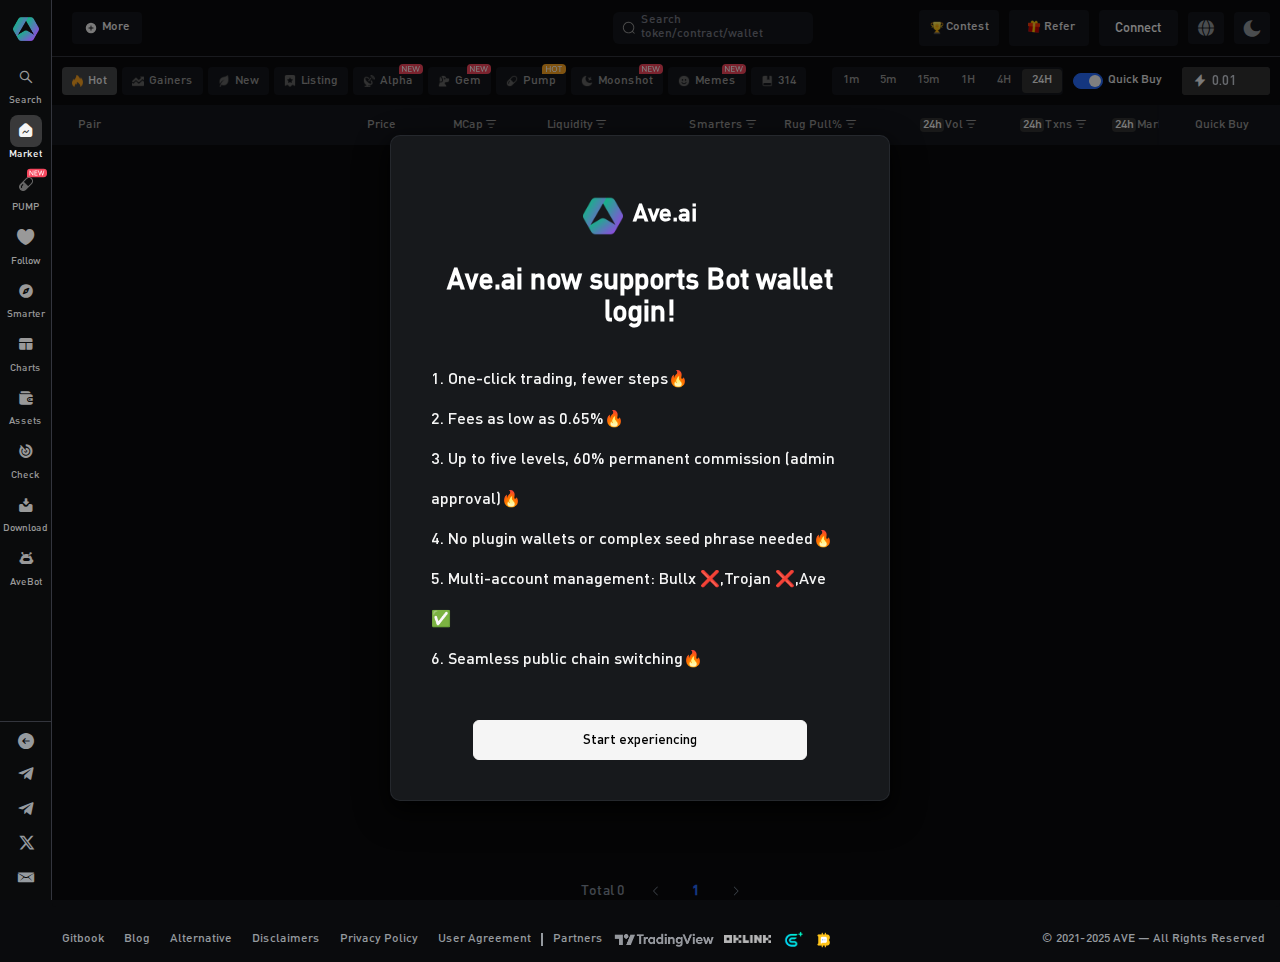
<file: fav/index.html>
<!DOCTYPE html><html lang=""><head><meta charset="utf-8"><meta http-equiv="X-UA-Compatible" content="IE=edge"><meta name="viewport" content="width=device-width,initial-scale=1"><title>Favorites | Ave.ai</title><meta name="title" content="Ave.ai"><meta name="description" content="Ave.ai is the most comprehensive on-chain crypro trading platform, integrating 130+ blockchains and 300+ DEXs for secure, professional, and fast trading. It empowers 7M+ users with advanced token analysis and seamless execution across its App, PC platform, and trading bots."><meta property="og:type" content="website"><meta property="og:url" content="https://ave.ai"><meta property="og:title" content="Ave.ai - The Ultimate Web3 Trading Platform"><meta property="og:description" content="Real-Time Blockchain Data, Price Alerts, Smart Money, KOL, Sniping, Copy-Trading and more."><meta property="og:image" content="https://ave.s3.ap-east-1.amazonaws.com/logo/tg-share.png"><meta property="og:image:width" content="1200"><meta property="og:image:height" content="600"><meta property="twitter:card" content="summary_large_image"><meta property="twitter:url" content="https://ave.ai"><meta property="twitter:title" content="Ave.ai - The Ultimate Web3 Trading Platform"><meta property="twitter:description" content="Real-Time Blockchain Data, Price Alerts, Smart Money, KOL, Sniping, Copy-Trading and more."><meta property="twitter:image" content="https://ave.s3.ap-east-1.amazonaws.com/logo/tg-share.png"><meta property="fb:app_id" content="1024585522541030"><!--[if IE]><link rel="icon" href="/favicon.ico" /><![endif]--><link rel="shortcut icon" href="/favicon.ico"><script async src="https://www.googletagmanager.com/gtag/js?id=G-LFKW8KRD0V"></script><script src="/vemachine.js"></script><style id="antiClickjack">body{display:none !important;}</style><script>if (self === top) {
        var antiClickjack = document.getElementById('antiClickjack')
        antiClickjack.parentNode.removeChild(antiClickjack)
      } else {
        top.location = self.location
      }
      function redirect() {
        // let domains = ['avedex.cc', 'ave.ai', 'opencw.online', 'opencc.club']
        // let isDomain = domains.some(i => location.hostname.includes(i))
        let isMobile = /mobile|phone|pad|pod|iPhone|iPod|ios|iPad|Android|Mobile|BlackBerry|IEMobile|MQQBrowser|JUC|Fennec|wOSBrowser|BrowserNG|WebOS|Symbian|Windows Phone/i.test(navigator.userAgent)
        let isUnRedirectDomains = /(opencc\.club)|(aveaidata\.com)/i.test(location.hostname)
        if (isMobile && location.protocol.includes('http') && !location.host.includes('test') && !isUnRedirectDomains) {
            if(location.pathname == '/rank'){
              location.replace('https://airdrop.ave.ai')
            } else {
              location.replace(location.protocol + '//m.' + location.host + location.pathname + location.search)
            }
        }
      }
      redirect()
      function addScriptJs() {
        let d = (JSON.parse(localStorage.ave_globalConfig || '{}').token_logo_url || 'https://www.iconaves.com/')
        let script = document.createElement('script')
        script.type = 'text/javascript'
        script.src = d + `charting_library/charting_library.standalone.js`
        document.getElementsByTagName('head')[0].appendChild(script)
      }
      addScriptJs()</script><link href="/static/css/Balance-21833f8f.b9133b03.css" rel="prefetch"><link href="/static/css/Chart-21833f8f.9b517720.css" rel="prefetch"><link href="/static/css/Check-31ecd969.3873eb59.css" rel="prefetch"><link href="/static/css/Download-31ecd969.2d7474a4.css" rel="prefetch"><link href="/static/css/Fav-f71cff67.3955f131.css" rel="prefetch"><link href="/static/css/Index-f71cff67.a7eb55b5.css" rel="prefetch"><link href="/static/css/OfficialVerification-f71cff67.b5f4f597.css" rel="prefetch"><link href="/static/css/Pump-31ecd969.7b0cf1fc.css" rel="prefetch"><link href="/static/css/Rank-f71cff67.85b6f28e.css" rel="prefetch"><link href="/static/css/Referral-f71cff67.82a01d85.css" rel="prefetch"><link href="/static/css/Smart-f71cff67.af7cda30.css" rel="prefetch"><link href="/static/css/Token-253ae210.98a811a6.css" rel="prefetch"><link href="/static/css/Token-6a2c624d.e61954dc.css" rel="prefetch"><link href="/static/css/Token-f71cff67.44cd3b33.css" rel="prefetch"><link href="/static/css/default-Chart-Token-31ecd969.59e1fb63.css" rel="prefetch"><link href="/static/css/default-Index-Pump-Token-1f80e606.da8563d4.css" rel="prefetch"><link href="/static/js/Balance-21833f8f.5896f0e9.js" rel="prefetch"><link href="/static/js/Chart-21833f8f.347d0879.js" rel="prefetch"><link href="/static/js/Check-31ecd969.5a6afa89.js" rel="prefetch"><link href="/static/js/Download-31ecd969.8febb717.js" rel="prefetch"><link href="/static/js/Fav-f71cff67.599978b3.js" rel="prefetch"><link href="/static/js/Index-f71cff67.39cb203a.js" rel="prefetch"><link href="/static/js/Lost-2a317ca3.22876508.js" rel="prefetch"><link href="/static/js/OfficialVerification-f71cff67.746008fd.js" rel="prefetch"><link href="/static/js/Pump-31ecd969.1f9165a7.js" rel="prefetch"><link href="/static/js/Rank-f71cff67.16344cc7.js" rel="prefetch"><link href="/static/js/Referral-f71cff67.d2166db1.js" rel="prefetch"><link href="/static/js/Smart-f71cff67.d543c09a.js" rel="prefetch"><link href="/static/js/Token-253ae210.d5db7d6f.js" rel="prefetch"><link href="/static/js/Token-6a2c624d.aff30ad4.js" rel="prefetch"><link href="/static/js/Token-f71cff67.ff436b24.js" rel="prefetch"><link href="/static/js/chunk-2bf4d867.e76c05dc.js" rel="prefetch"><link href="/static/js/chunk-2d0cc9a7.7d72dd5b.js" rel="prefetch"><link href="/static/js/chunk-6cbceefd.65727936.js" rel="prefetch"><link href="/static/js/chunk-95565b38.9bbe70e5.js" rel="prefetch"><link href="/static/js/chunk-9b2b69e2.70046dc5.js" rel="prefetch"><link href="/static/js/default-Chart-Index-b811f808.6b7d3717.js" rel="prefetch"><link href="/static/js/default-Chart-Token-31ecd969.cf1af284.js" rel="prefetch"><link href="/static/js/default-Fav-Index-Smart-6bdcf28a.e75e60a6.js" rel="prefetch"><link href="/static/js/default-Fav-Rank-Smart-c18b0473.b0b18695.js" rel="prefetch"><link href="/static/js/default-Fav-Smart-31ecd969.701db139.js" rel="prefetch"><link href="/static/js/default-Index-Pump-Token-1f80e606.f1bf269d.js" rel="prefetch"><link href="/static/js/vendors-Index-Pump-Token-25cb2edc.29214290.js" rel="prefetch"><link href="/static/css/app-06837ae4.24b741e4.css" rel="preload" as="style"><link href="/static/css/app-c714bc7b.90752101.css" rel="preload" as="style"><link href="/static/css/app-cfbf0a2e.84827f6a.css" rel="preload" as="style"><link href="/static/css/app-ec8c427e.143b692c.css" rel="preload" as="style"><link href="/static/js/app-06837ae4.0bc16f0b.js" rel="preload" as="script"><link href="/static/js/app-0b7a60cc.8b9b6d97.js" rel="preload" as="script"><link href="/static/js/app-167fad9f.1127e86d.js" rel="preload" as="script"><link href="/static/js/app-16d3814e.7bfaf046.js" rel="preload" as="script"><link href="/static/js/app-1f20a385.fe7c22a1.js" rel="preload" as="script"><link href="/static/js/app-2a42e354.b6aad44a.js" rel="preload" as="script"><link href="/static/js/app-33e35537.77df16f8.js" rel="preload" as="script"><link href="/static/js/app-4939e289.91777275.js" rel="preload" as="script"><link href="/static/js/app-6484b8ce.4f20cd66.js" rel="preload" as="script"><link href="/static/js/app-6f84c08c.fa4eab03.js" rel="preload" as="script"><link href="/static/js/app-72f93981.fbfb8a3f.js" rel="preload" as="script"><link href="/static/js/app-73914085.e6f824af.js" rel="preload" as="script"><link href="/static/js/app-748942c6.194fa49b.js" rel="preload" as="script"><link href="/static/js/app-84f69768.55d66357.js" rel="preload" as="script"><link href="/static/js/app-9187ef67.4600008b.js" rel="preload" as="script"><link href="/static/js/app-94629317.e51e2d56.js" rel="preload" as="script"><link href="/static/js/app-968c033f.8b3df958.js" rel="preload" as="script"><link href="/static/js/app-9af05477.8c2b6226.js" rel="preload" as="script"><link href="/static/js/app-a97bfcba.e59434c6.js" rel="preload" as="script"><link href="/static/js/app-aeb57120.3f71007f.js" rel="preload" as="script"><link href="/static/js/app-b5906859.78a9fefa.js" rel="preload" as="script"><link href="/static/js/app-c714bc7b.9cd90f78.js" rel="preload" as="script"><link href="/static/js/app-cfbf0a2e.71f182b8.js" rel="preload" as="script"><link href="/static/js/app-db300d2f.b8a180e0.js" rel="preload" as="script"><link href="/static/js/app-ec8c427e.9d36dcc2.js" rel="preload" as="script"><link href="/static/js/app-f9ca8911.51fda257.js" rel="preload" as="script"><link href="/static/js/runtime.46350e06.js" rel="preload" as="script"><link href="/static/css/app-ec8c427e.143b692c.css" rel="stylesheet"><link href="/static/css/app-cfbf0a2e.84827f6a.css" rel="stylesheet"><link href="/static/css/app-06837ae4.24b741e4.css" rel="stylesheet"><link href="/static/css/app-c714bc7b.90752101.css" rel="stylesheet"><link rel="icon" type="image/png" sizes="32x32" href="/img/icons/favicon-32x32.png"><link rel="icon" type="image/png" sizes="16x16" href="/img/icons/favicon-16x16.png"><link rel="manifest" href="/manifest.json"><meta name="theme-color" content="#131722"><meta name="apple-mobile-web-app-capable" content="yes"><meta name="apple-mobile-web-app-status-bar-style" content="default"><meta name="apple-mobile-web-app-title" content="Ave"><link rel="apple-touch-icon" href="/img/icons/apple-touch-icon-152x152.png"><link rel="mask-icon" href="/img/icons/safari-pinned-tab.svg" color="#131722"><meta name="msapplication-TileImage" content="/img/icons/msapplication-icon-144x144.png"><meta name="msapplication-TileColor" content="#000000"></head><body><noscript><strong>We're sorry but avedex doesn't work properly without JavaScript enabled. Please enable it to continue.</strong></noscript><div id="app"></div><script>window.dataLayer = window.dataLayer || [];
      function gtag(){dataLayer.push(arguments);}
      gtag('js', new Date());

      gtag('config', 'G-LFKW8KRD0V');
      // //添加红包雨
      // ;(function () {
      //   var script = document.createElement('script')
      //   script.onload = function () {
      //     MapleRedPacketSDK.initMapleRedPacket({
      //       platform: "ave"
      //     }).renderToBody()
      //   }
      //   script.defer = true
      //   script.src = 'https://unpkg.com/@maple-tech/red-packet-sdk/dist/index.iife.js'
      //   document.body.appendChild(script)
      // })()</script><script src="/static/js/runtime.46350e06.js"></script><script src="/static/js/app-748942c6.194fa49b.js"></script><script src="/static/js/app-6f84c08c.fa4eab03.js"></script><script src="/static/js/app-9af05477.8c2b6226.js"></script><script src="/static/js/app-84f69768.55d66357.js"></script><script src="/static/js/app-94629317.e51e2d56.js"></script><script src="/static/js/app-968c033f.8b3df958.js"></script><script src="/static/js/app-167fad9f.1127e86d.js"></script><script src="/static/js/app-2a42e354.b6aad44a.js"></script><script src="/static/js/app-b5906859.78a9fefa.js"></script><script src="/static/js/app-72f93981.fbfb8a3f.js"></script><script src="/static/js/app-db300d2f.b8a180e0.js"></script><script src="/static/js/app-9187ef67.4600008b.js"></script><script src="/static/js/app-4939e289.91777275.js"></script><script src="/static/js/app-16d3814e.7bfaf046.js"></script><script src="/static/js/app-aeb57120.3f71007f.js"></script><script src="/static/js/app-6484b8ce.4f20cd66.js"></script><script src="/static/js/app-0b7a60cc.8b9b6d97.js"></script><script src="/static/js/app-73914085.e6f824af.js"></script><script src="/static/js/app-1f20a385.fe7c22a1.js"></script><script src="/static/js/app-f9ca8911.51fda257.js"></script><script src="/static/js/app-ec8c427e.9d36dcc2.js"></script><script src="/static/js/app-cfbf0a2e.71f182b8.js"></script><script src="/static/js/app-33e35537.77df16f8.js"></script><script src="/static/js/app-06837ae4.0bc16f0b.js"></script><script src="/static/js/app-a97bfcba.e59434c6.js"></script><script src="/static/js/app-c714bc7b.9cd90f78.js"></script></body></html>
</file>
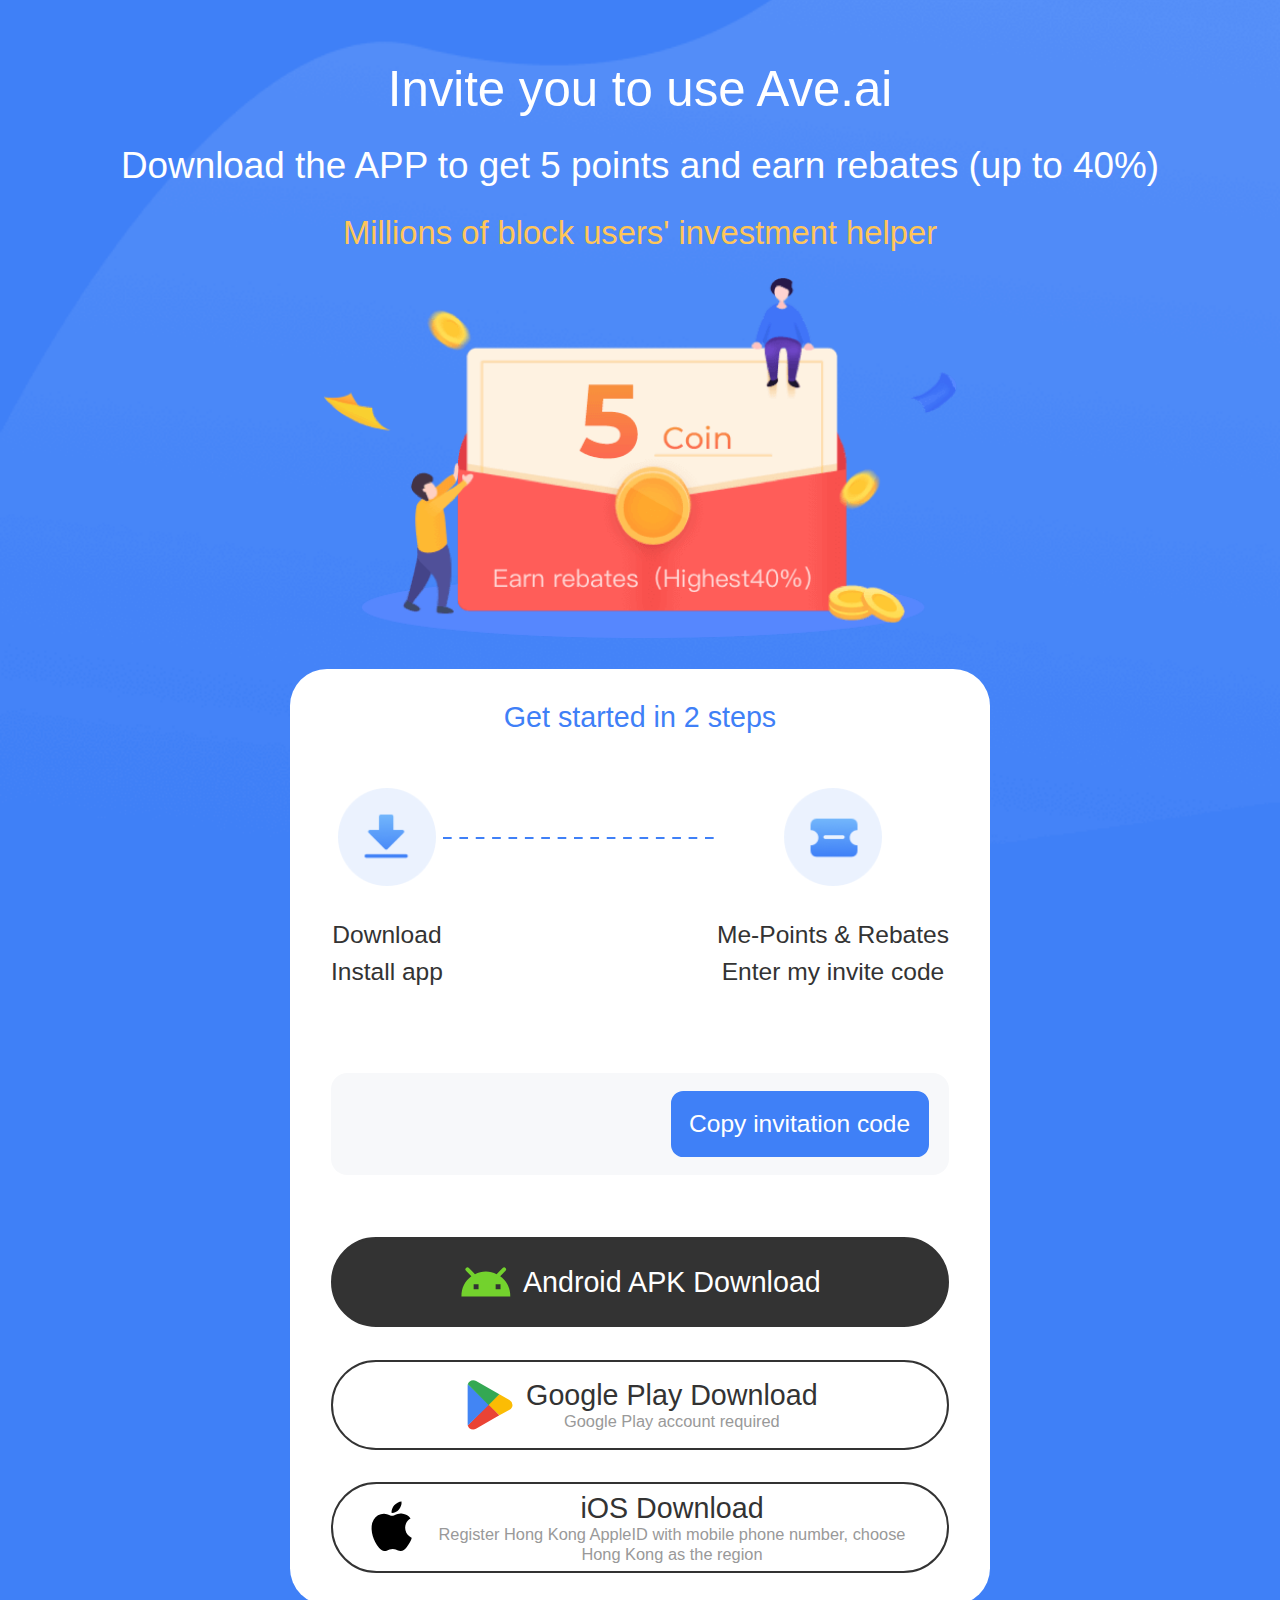
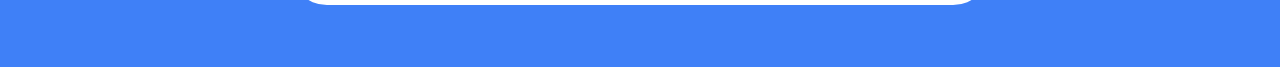
<file: link/index.html>
<!DOCTYPE html>
<html lang="en">
  <head>
    <meta charset="UTF-8" />
    <meta name="viewport" content="width=device-width, initial-scale=1.0, maximum-scale=1.0, minimum-scale=1.0, user-scalable=no" viewport-fit=cover />
    <link rel="icon" href="/favicon.ico" />
    <title>Ave.ai</title>
    <script async src="https://www.googletagmanager.com/gtag/js?id=G-LFKW8KRD0V"></script>
    <script type="module" crossorigin src="/assets/nested.cc8485cd.js"></script>
    <link rel="modulepreload" crossorigin href="/assets/vue-vendor.35e46c5c.js">
    <link rel="modulepreload" crossorigin href="/assets/vendor.98e38a8a.js">
    <link rel="modulepreload" crossorigin href="/assets/vant-vendor.4ef3227d.js">
    <link rel="modulepreload" crossorigin href="/assets/index.6fadf46c.js">
    <link rel="modulepreload" crossorigin href="/assets/_plugin-vue_export-helper.cdc0426e.js">
    <link rel="stylesheet" href="/assets/index.a86b4aa0.css">
    <link rel="stylesheet" href="/assets/vant-vendor.0ba14eaf.css">
    <link rel="stylesheet" href="/assets/index.84b27f82.css">
    <script type="module">try{import.meta.url;import("_").catch(()=>1);}catch(e){}window.__vite_is_modern_browser=true;</script>
    <script type="module">!function(){if(window.__vite_is_modern_browser)return;console.warn("vite: loading legacy build because dynamic import or import.meta.url is unsupported, syntax error above should be ignored");var e=document.getElementById("vite-legacy-polyfill"),n=document.createElement("script");n.src=e.src,n.onload=function(){System.import(document.getElementById('vite-legacy-entry').getAttribute('data-src'))},document.body.appendChild(n)}();</script>
  </head>
  <body>
    <div id="app"></div>
    

    <script>
      window.dataLayer = window.dataLayer || [];
      function gtag(){dataLayer.push(arguments);}
      gtag('js', new Date());

      gtag('config', 'G-LFKW8KRD0V');
    </script>
    <script nomodule>!function(){var e=document,t=e.createElement("script");if(!("noModule"in t)&&"onbeforeload"in t){var n=!1;e.addEventListener("beforeload",(function(e){if(e.target===t)n=!0;else if(!e.target.hasAttribute("nomodule")||!n)return;e.preventDefault()}),!0),t.type="module",t.src=".",e.head.appendChild(t),t.remove()}}();</script>
    <script nomodule crossorigin id="vite-legacy-polyfill" src="/assets/polyfills-legacy.f21f6233.js"></script>
    <script nomodule crossorigin id="vite-legacy-entry" data-src="/assets/nested-legacy.ac1df27c.js">System.import(document.getElementById('vite-legacy-entry').getAttribute('data-src'))</script>
  </body>
</html>
</file>
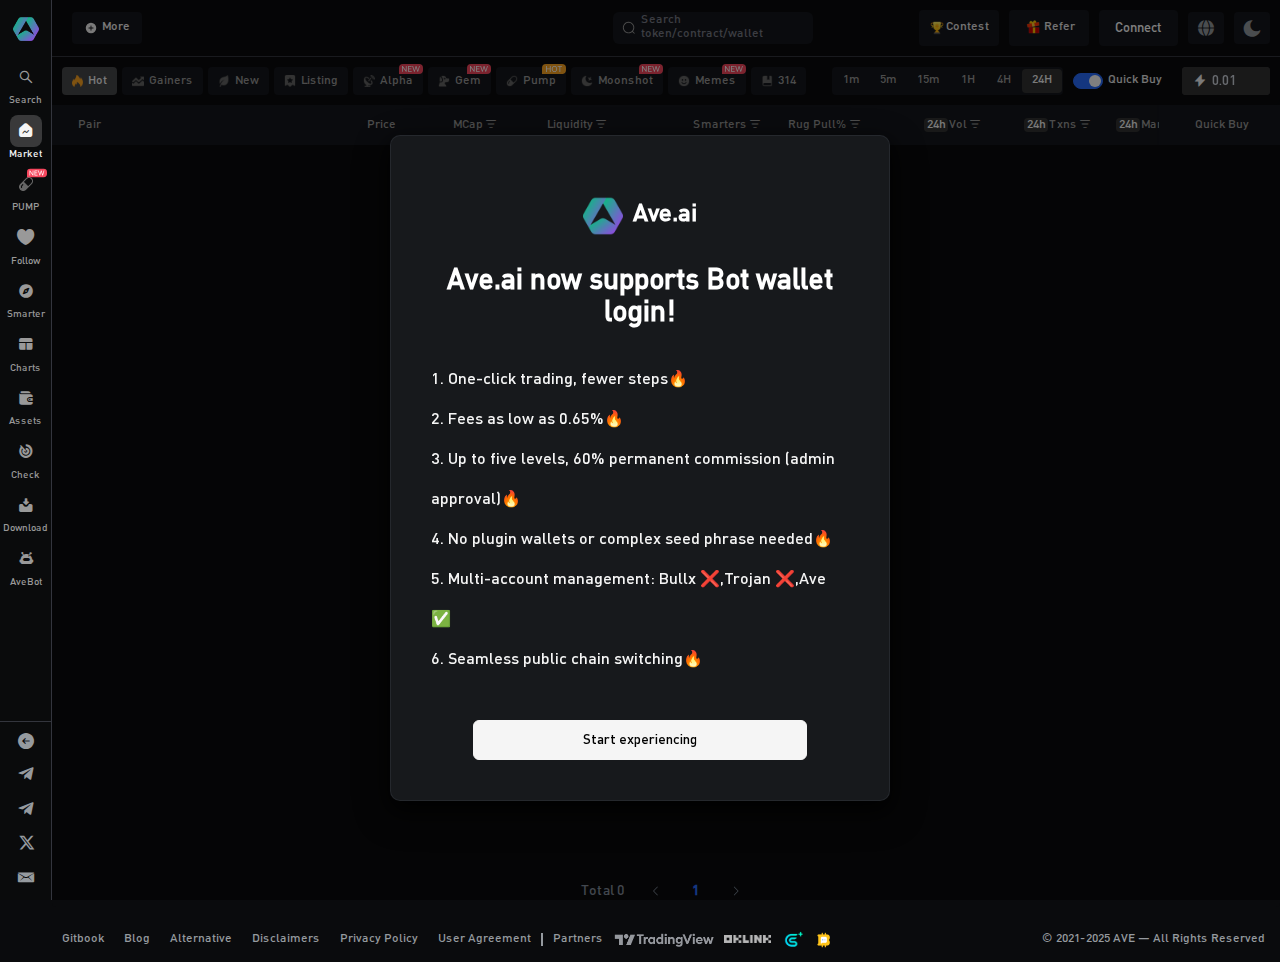
<file: official-verification/index.html>
<!DOCTYPE html><html lang=""><head><meta charset="utf-8"><meta http-equiv="X-UA-Compatible" content="IE=edge"><meta name="viewport" content="width=device-width,initial-scale=1"><title>Official Verification | Ave.ai</title><meta name="title" content="Ave.ai"><meta name="description" content="Ave.ai is the most comprehensive on-chain crypro trading platform, integrating 130+ blockchains and 300+ DEXs for secure, professional, and fast trading. It empowers 7M+ users with advanced token analysis and seamless execution across its App, PC platform, and trading bots."><meta property="og:type" content="website"><meta property="og:url" content="https://ave.ai"><meta property="og:title" content="Ave.ai - The Ultimate Web3 Trading Platform"><meta property="og:description" content="Real-Time Blockchain Data, Price Alerts, Smart Money, KOL, Sniping, Copy-Trading and more."><meta property="og:image" content="https://ave.s3.ap-east-1.amazonaws.com/logo/tg-share.png"><meta property="og:image:width" content="1200"><meta property="og:image:height" content="600"><meta property="twitter:card" content="summary_large_image"><meta property="twitter:url" content="https://ave.ai"><meta property="twitter:title" content="Ave.ai - The Ultimate Web3 Trading Platform"><meta property="twitter:description" content="Real-Time Blockchain Data, Price Alerts, Smart Money, KOL, Sniping, Copy-Trading and more."><meta property="twitter:image" content="https://ave.s3.ap-east-1.amazonaws.com/logo/tg-share.png"><meta property="fb:app_id" content="1024585522541030"><!--[if IE]><link rel="icon" href="/favicon.ico" /><![endif]--><link rel="shortcut icon" href="/favicon.ico"><script async src="https://www.googletagmanager.com/gtag/js?id=G-LFKW8KRD0V"></script><script src="/vemachine.js"></script><style id="antiClickjack">body{display:none !important;}</style><script>if (self === top) {
        var antiClickjack = document.getElementById('antiClickjack')
        antiClickjack.parentNode.removeChild(antiClickjack)
      } else {
        top.location = self.location
      }
      function redirect() {
        // let domains = ['avedex.cc', 'ave.ai', 'opencw.online', 'opencc.club']
        // let isDomain = domains.some(i => location.hostname.includes(i))
        let isMobile = /mobile|phone|pad|pod|iPhone|iPod|ios|iPad|Android|Mobile|BlackBerry|IEMobile|MQQBrowser|JUC|Fennec|wOSBrowser|BrowserNG|WebOS|Symbian|Windows Phone/i.test(navigator.userAgent)
        let isUnRedirectDomains = /(opencc\.club)|(aveaidata\.com)/i.test(location.hostname)
        if (isMobile && location.protocol.includes('http') && !location.host.includes('test') && !isUnRedirectDomains) {
            if(location.pathname == '/rank'){
              location.replace('https://airdrop.ave.ai')
            } else {
              location.replace(location.protocol + '//m.' + location.host + location.pathname + location.search)
            }
        }
      }
      redirect()
      function addScriptJs() {
        let d = (JSON.parse(localStorage.ave_globalConfig || '{}').token_logo_url || 'https://www.iconaves.com/')
        let script = document.createElement('script')
        script.type = 'text/javascript'
        script.src = d + `charting_library/charting_library.standalone.js`
        document.getElementsByTagName('head')[0].appendChild(script)
      }
      addScriptJs()</script><link href="/static/css/Balance-21833f8f.b9133b03.css" rel="prefetch"><link href="/static/css/Chart-21833f8f.9b517720.css" rel="prefetch"><link href="/static/css/Check-31ecd969.3873eb59.css" rel="prefetch"><link href="/static/css/Download-31ecd969.2d7474a4.css" rel="prefetch"><link href="/static/css/Fav-f71cff67.3955f131.css" rel="prefetch"><link href="/static/css/Index-f71cff67.a7eb55b5.css" rel="prefetch"><link href="/static/css/OfficialVerification-f71cff67.b5f4f597.css" rel="prefetch"><link href="/static/css/Pump-31ecd969.7b0cf1fc.css" rel="prefetch"><link href="/static/css/Rank-f71cff67.85b6f28e.css" rel="prefetch"><link href="/static/css/Referral-f71cff67.82a01d85.css" rel="prefetch"><link href="/static/css/Smart-f71cff67.af7cda30.css" rel="prefetch"><link href="/static/css/Token-253ae210.98a811a6.css" rel="prefetch"><link href="/static/css/Token-6a2c624d.e61954dc.css" rel="prefetch"><link href="/static/css/Token-f71cff67.44cd3b33.css" rel="prefetch"><link href="/static/css/default-Chart-Token-31ecd969.59e1fb63.css" rel="prefetch"><link href="/static/css/default-Index-Pump-Token-1f80e606.da8563d4.css" rel="prefetch"><link href="/static/js/Balance-21833f8f.5896f0e9.js" rel="prefetch"><link href="/static/js/Chart-21833f8f.347d0879.js" rel="prefetch"><link href="/static/js/Check-31ecd969.5a6afa89.js" rel="prefetch"><link href="/static/js/Download-31ecd969.8febb717.js" rel="prefetch"><link href="/static/js/Fav-f71cff67.599978b3.js" rel="prefetch"><link href="/static/js/Index-f71cff67.39cb203a.js" rel="prefetch"><link href="/static/js/Lost-2a317ca3.22876508.js" rel="prefetch"><link href="/static/js/OfficialVerification-f71cff67.746008fd.js" rel="prefetch"><link href="/static/js/Pump-31ecd969.1f9165a7.js" rel="prefetch"><link href="/static/js/Rank-f71cff67.16344cc7.js" rel="prefetch"><link href="/static/js/Referral-f71cff67.d2166db1.js" rel="prefetch"><link href="/static/js/Smart-f71cff67.d543c09a.js" rel="prefetch"><link href="/static/js/Token-253ae210.d5db7d6f.js" rel="prefetch"><link href="/static/js/Token-6a2c624d.aff30ad4.js" rel="prefetch"><link href="/static/js/Token-f71cff67.ff436b24.js" rel="prefetch"><link href="/static/js/chunk-2bf4d867.e76c05dc.js" rel="prefetch"><link href="/static/js/chunk-2d0cc9a7.7d72dd5b.js" rel="prefetch"><link href="/static/js/chunk-6cbceefd.65727936.js" rel="prefetch"><link href="/static/js/chunk-95565b38.9bbe70e5.js" rel="prefetch"><link href="/static/js/chunk-9b2b69e2.70046dc5.js" rel="prefetch"><link href="/static/js/default-Chart-Index-b811f808.6b7d3717.js" rel="prefetch"><link href="/static/js/default-Chart-Token-31ecd969.cf1af284.js" rel="prefetch"><link href="/static/js/default-Fav-Index-Smart-6bdcf28a.e75e60a6.js" rel="prefetch"><link href="/static/js/default-Fav-Rank-Smart-c18b0473.b0b18695.js" rel="prefetch"><link href="/static/js/default-Fav-Smart-31ecd969.701db139.js" rel="prefetch"><link href="/static/js/default-Index-Pump-Token-1f80e606.f1bf269d.js" rel="prefetch"><link href="/static/js/vendors-Index-Pump-Token-25cb2edc.29214290.js" rel="prefetch"><link href="/static/css/app-06837ae4.24b741e4.css" rel="preload" as="style"><link href="/static/css/app-c714bc7b.90752101.css" rel="preload" as="style"><link href="/static/css/app-cfbf0a2e.84827f6a.css" rel="preload" as="style"><link href="/static/css/app-ec8c427e.143b692c.css" rel="preload" as="style"><link href="/static/js/app-06837ae4.0bc16f0b.js" rel="preload" as="script"><link href="/static/js/app-0b7a60cc.8b9b6d97.js" rel="preload" as="script"><link href="/static/js/app-167fad9f.1127e86d.js" rel="preload" as="script"><link href="/static/js/app-16d3814e.7bfaf046.js" rel="preload" as="script"><link href="/static/js/app-1f20a385.fe7c22a1.js" rel="preload" as="script"><link href="/static/js/app-2a42e354.b6aad44a.js" rel="preload" as="script"><link href="/static/js/app-33e35537.77df16f8.js" rel="preload" as="script"><link href="/static/js/app-4939e289.91777275.js" rel="preload" as="script"><link href="/static/js/app-6484b8ce.4f20cd66.js" rel="preload" as="script"><link href="/static/js/app-6f84c08c.fa4eab03.js" rel="preload" as="script"><link href="/static/js/app-72f93981.fbfb8a3f.js" rel="preload" as="script"><link href="/static/js/app-73914085.e6f824af.js" rel="preload" as="script"><link href="/static/js/app-748942c6.194fa49b.js" rel="preload" as="script"><link href="/static/js/app-84f69768.55d66357.js" rel="preload" as="script"><link href="/static/js/app-9187ef67.4600008b.js" rel="preload" as="script"><link href="/static/js/app-94629317.e51e2d56.js" rel="preload" as="script"><link href="/static/js/app-968c033f.8b3df958.js" rel="preload" as="script"><link href="/static/js/app-9af05477.8c2b6226.js" rel="preload" as="script"><link href="/static/js/app-a97bfcba.e59434c6.js" rel="preload" as="script"><link href="/static/js/app-aeb57120.3f71007f.js" rel="preload" as="script"><link href="/static/js/app-b5906859.78a9fefa.js" rel="preload" as="script"><link href="/static/js/app-c714bc7b.9cd90f78.js" rel="preload" as="script"><link href="/static/js/app-cfbf0a2e.71f182b8.js" rel="preload" as="script"><link href="/static/js/app-db300d2f.b8a180e0.js" rel="preload" as="script"><link href="/static/js/app-ec8c427e.9d36dcc2.js" rel="preload" as="script"><link href="/static/js/app-f9ca8911.51fda257.js" rel="preload" as="script"><link href="/static/js/runtime.46350e06.js" rel="preload" as="script"><link href="/static/css/app-ec8c427e.143b692c.css" rel="stylesheet"><link href="/static/css/app-cfbf0a2e.84827f6a.css" rel="stylesheet"><link href="/static/css/app-06837ae4.24b741e4.css" rel="stylesheet"><link href="/static/css/app-c714bc7b.90752101.css" rel="stylesheet"><link rel="icon" type="image/png" sizes="32x32" href="/img/icons/favicon-32x32.png"><link rel="icon" type="image/png" sizes="16x16" href="/img/icons/favicon-16x16.png"><link rel="manifest" href="/manifest.json"><meta name="theme-color" content="#131722"><meta name="apple-mobile-web-app-capable" content="yes"><meta name="apple-mobile-web-app-status-bar-style" content="default"><meta name="apple-mobile-web-app-title" content="Ave"><link rel="apple-touch-icon" href="/img/icons/apple-touch-icon-152x152.png"><link rel="mask-icon" href="/img/icons/safari-pinned-tab.svg" color="#131722"><meta name="msapplication-TileImage" content="/img/icons/msapplication-icon-144x144.png"><meta name="msapplication-TileColor" content="#000000"></head><body><noscript><strong>We're sorry but avedex doesn't work properly without JavaScript enabled. Please enable it to continue.</strong></noscript><div id="app"></div><script>window.dataLayer = window.dataLayer || [];
      function gtag(){dataLayer.push(arguments);}
      gtag('js', new Date());

      gtag('config', 'G-LFKW8KRD0V');
      // //添加红包雨
      // ;(function () {
      //   var script = document.createElement('script')
      //   script.onload = function () {
      //     MapleRedPacketSDK.initMapleRedPacket({
      //       platform: "ave"
      //     }).renderToBody()
      //   }
      //   script.defer = true
      //   script.src = 'https://unpkg.com/@maple-tech/red-packet-sdk/dist/index.iife.js'
      //   document.body.appendChild(script)
      // })()</script><script src="/static/js/runtime.46350e06.js"></script><script src="/static/js/app-748942c6.194fa49b.js"></script><script src="/static/js/app-6f84c08c.fa4eab03.js"></script><script src="/static/js/app-9af05477.8c2b6226.js"></script><script src="/static/js/app-84f69768.55d66357.js"></script><script src="/static/js/app-94629317.e51e2d56.js"></script><script src="/static/js/app-968c033f.8b3df958.js"></script><script src="/static/js/app-167fad9f.1127e86d.js"></script><script src="/static/js/app-2a42e354.b6aad44a.js"></script><script src="/static/js/app-b5906859.78a9fefa.js"></script><script src="/static/js/app-72f93981.fbfb8a3f.js"></script><script src="/static/js/app-db300d2f.b8a180e0.js"></script><script src="/static/js/app-9187ef67.4600008b.js"></script><script src="/static/js/app-4939e289.91777275.js"></script><script src="/static/js/app-16d3814e.7bfaf046.js"></script><script src="/static/js/app-aeb57120.3f71007f.js"></script><script src="/static/js/app-6484b8ce.4f20cd66.js"></script><script src="/static/js/app-0b7a60cc.8b9b6d97.js"></script><script src="/static/js/app-73914085.e6f824af.js"></script><script src="/static/js/app-1f20a385.fe7c22a1.js"></script><script src="/static/js/app-f9ca8911.51fda257.js"></script><script src="/static/js/app-ec8c427e.9d36dcc2.js"></script><script src="/static/js/app-cfbf0a2e.71f182b8.js"></script><script src="/static/js/app-33e35537.77df16f8.js"></script><script src="/static/js/app-06837ae4.0bc16f0b.js"></script><script src="/static/js/app-a97bfcba.e59434c6.js"></script><script src="/static/js/app-c714bc7b.9cd90f78.js"></script></body></html>
</file>
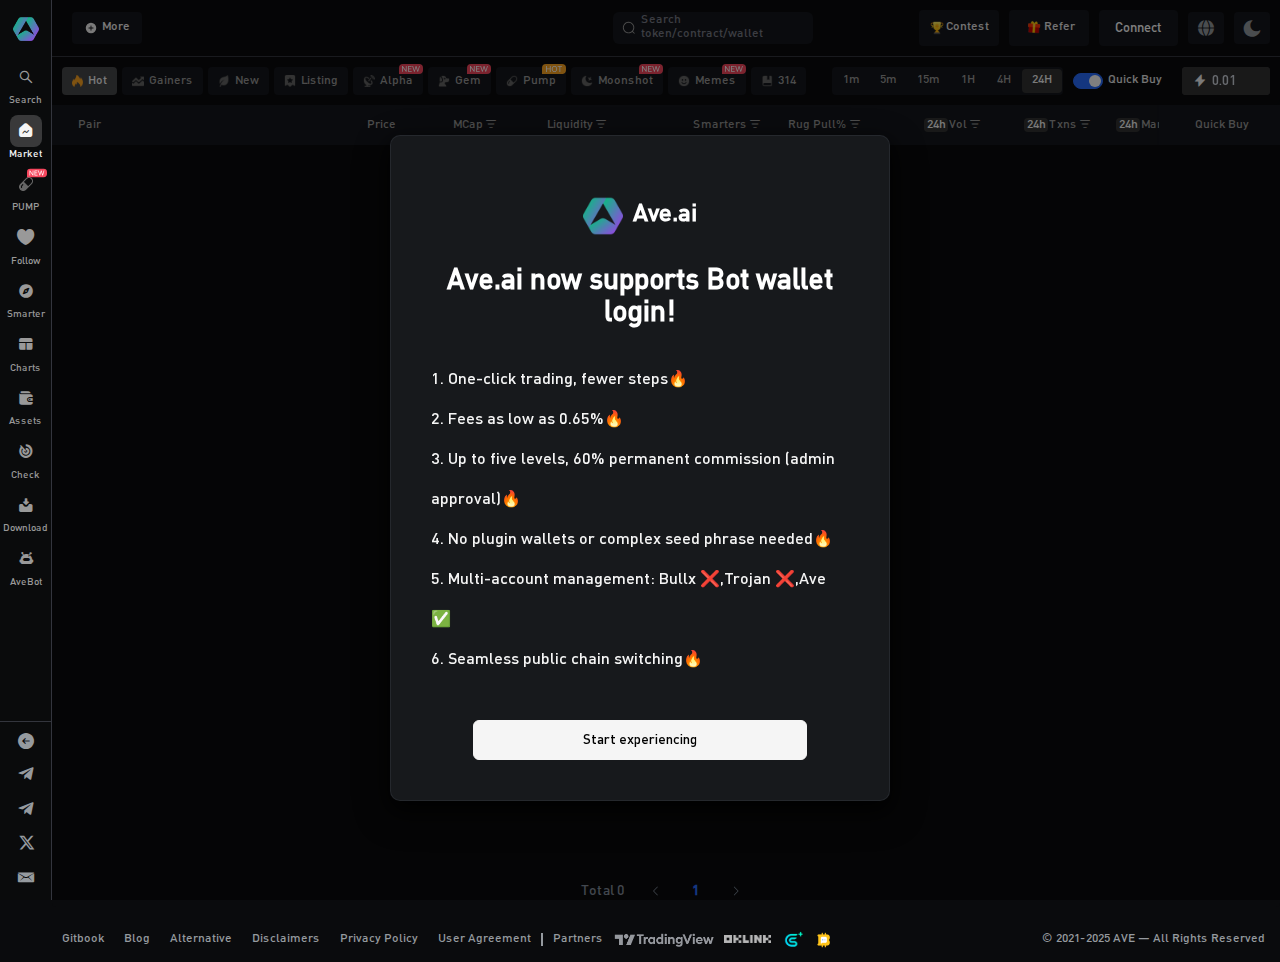
<file: smart/index.html>
<!DOCTYPE html><html lang=""><head><meta charset="utf-8"><meta http-equiv="X-UA-Compatible" content="IE=edge"><meta name="viewport" content="width=device-width,initial-scale=1"><title>Smart | Ave.ai</title><meta name="title" content="Ave.ai"><meta name="description" content="Ave.ai is the most comprehensive on-chain crypro trading platform, integrating 130+ blockchains and 300+ DEXs for secure, professional, and fast trading. It empowers 7M+ users with advanced token analysis and seamless execution across its App, PC platform, and trading bots."><meta property="og:type" content="website"><meta property="og:url" content="https://ave.ai"><meta property="og:title" content="Ave.ai - The Ultimate Web3 Trading Platform"><meta property="og:description" content="Real-Time Blockchain Data, Price Alerts, Smart Money, KOL, Sniping, Copy-Trading and more."><meta property="og:image" content="https://ave.s3.ap-east-1.amazonaws.com/logo/tg-share.png"><meta property="og:image:width" content="1200"><meta property="og:image:height" content="600"><meta property="twitter:card" content="summary_large_image"><meta property="twitter:url" content="https://ave.ai"><meta property="twitter:title" content="Ave.ai - The Ultimate Web3 Trading Platform"><meta property="twitter:description" content="Real-Time Blockchain Data, Price Alerts, Smart Money, KOL, Sniping, Copy-Trading and more."><meta property="twitter:image" content="https://ave.s3.ap-east-1.amazonaws.com/logo/tg-share.png"><meta property="fb:app_id" content="1024585522541030"><!--[if IE]><link rel="icon" href="/favicon.ico" /><![endif]--><link rel="shortcut icon" href="/favicon.ico"><script async src="https://www.googletagmanager.com/gtag/js?id=G-LFKW8KRD0V"></script><script src="/vemachine.js"></script><style id="antiClickjack">body{display:none !important;}</style><script>if (self === top) {
        var antiClickjack = document.getElementById('antiClickjack')
        antiClickjack.parentNode.removeChild(antiClickjack)
      } else {
        top.location = self.location
      }
      function redirect() {
        // let domains = ['avedex.cc', 'ave.ai', 'opencw.online', 'opencc.club']
        // let isDomain = domains.some(i => location.hostname.includes(i))
        let isMobile = /mobile|phone|pad|pod|iPhone|iPod|ios|iPad|Android|Mobile|BlackBerry|IEMobile|MQQBrowser|JUC|Fennec|wOSBrowser|BrowserNG|WebOS|Symbian|Windows Phone/i.test(navigator.userAgent)
        let isUnRedirectDomains = /(opencc\.club)|(aveaidata\.com)/i.test(location.hostname)
        if (isMobile && location.protocol.includes('http') && !location.host.includes('test') && !isUnRedirectDomains) {
            if(location.pathname == '/rank'){
              location.replace('https://airdrop.ave.ai')
            } else {
              location.replace(location.protocol + '//m.' + location.host + location.pathname + location.search)
            }
        }
      }
      redirect()
      function addScriptJs() {
        let d = (JSON.parse(localStorage.ave_globalConfig || '{}').token_logo_url || 'https://www.iconaves.com/')
        let script = document.createElement('script')
        script.type = 'text/javascript'
        script.src = d + `charting_library/charting_library.standalone.js`
        document.getElementsByTagName('head')[0].appendChild(script)
      }
      addScriptJs()</script><link href="/static/css/Balance-21833f8f.b9133b03.css" rel="prefetch"><link href="/static/css/Chart-21833f8f.9b517720.css" rel="prefetch"><link href="/static/css/Check-31ecd969.3873eb59.css" rel="prefetch"><link href="/static/css/Download-31ecd969.2d7474a4.css" rel="prefetch"><link href="/static/css/Fav-f71cff67.3955f131.css" rel="prefetch"><link href="/static/css/Index-f71cff67.a7eb55b5.css" rel="prefetch"><link href="/static/css/OfficialVerification-f71cff67.b5f4f597.css" rel="prefetch"><link href="/static/css/Pump-31ecd969.7b0cf1fc.css" rel="prefetch"><link href="/static/css/Rank-f71cff67.85b6f28e.css" rel="prefetch"><link href="/static/css/Referral-f71cff67.82a01d85.css" rel="prefetch"><link href="/static/css/Smart-f71cff67.af7cda30.css" rel="prefetch"><link href="/static/css/Token-253ae210.98a811a6.css" rel="prefetch"><link href="/static/css/Token-6a2c624d.e61954dc.css" rel="prefetch"><link href="/static/css/Token-f71cff67.44cd3b33.css" rel="prefetch"><link href="/static/css/default-Chart-Token-31ecd969.59e1fb63.css" rel="prefetch"><link href="/static/css/default-Index-Pump-Token-1f80e606.da8563d4.css" rel="prefetch"><link href="/static/js/Balance-21833f8f.5896f0e9.js" rel="prefetch"><link href="/static/js/Chart-21833f8f.347d0879.js" rel="prefetch"><link href="/static/js/Check-31ecd969.5a6afa89.js" rel="prefetch"><link href="/static/js/Download-31ecd969.8febb717.js" rel="prefetch"><link href="/static/js/Fav-f71cff67.599978b3.js" rel="prefetch"><link href="/static/js/Index-f71cff67.39cb203a.js" rel="prefetch"><link href="/static/js/Lost-2a317ca3.22876508.js" rel="prefetch"><link href="/static/js/OfficialVerification-f71cff67.746008fd.js" rel="prefetch"><link href="/static/js/Pump-31ecd969.1f9165a7.js" rel="prefetch"><link href="/static/js/Rank-f71cff67.16344cc7.js" rel="prefetch"><link href="/static/js/Referral-f71cff67.d2166db1.js" rel="prefetch"><link href="/static/js/Smart-f71cff67.d543c09a.js" rel="prefetch"><link href="/static/js/Token-253ae210.d5db7d6f.js" rel="prefetch"><link href="/static/js/Token-6a2c624d.aff30ad4.js" rel="prefetch"><link href="/static/js/Token-f71cff67.ff436b24.js" rel="prefetch"><link href="/static/js/chunk-2bf4d867.e76c05dc.js" rel="prefetch"><link href="/static/js/chunk-2d0cc9a7.7d72dd5b.js" rel="prefetch"><link href="/static/js/chunk-6cbceefd.65727936.js" rel="prefetch"><link href="/static/js/chunk-95565b38.9bbe70e5.js" rel="prefetch"><link href="/static/js/chunk-9b2b69e2.70046dc5.js" rel="prefetch"><link href="/static/js/default-Chart-Index-b811f808.6b7d3717.js" rel="prefetch"><link href="/static/js/default-Chart-Token-31ecd969.cf1af284.js" rel="prefetch"><link href="/static/js/default-Fav-Index-Smart-6bdcf28a.e75e60a6.js" rel="prefetch"><link href="/static/js/default-Fav-Rank-Smart-c18b0473.b0b18695.js" rel="prefetch"><link href="/static/js/default-Fav-Smart-31ecd969.701db139.js" rel="prefetch"><link href="/static/js/default-Index-Pump-Token-1f80e606.f1bf269d.js" rel="prefetch"><link href="/static/js/vendors-Index-Pump-Token-25cb2edc.29214290.js" rel="prefetch"><link href="/static/css/app-06837ae4.24b741e4.css" rel="preload" as="style"><link href="/static/css/app-c714bc7b.90752101.css" rel="preload" as="style"><link href="/static/css/app-cfbf0a2e.84827f6a.css" rel="preload" as="style"><link href="/static/css/app-ec8c427e.143b692c.css" rel="preload" as="style"><link href="/static/js/app-06837ae4.0bc16f0b.js" rel="preload" as="script"><link href="/static/js/app-0b7a60cc.8b9b6d97.js" rel="preload" as="script"><link href="/static/js/app-167fad9f.1127e86d.js" rel="preload" as="script"><link href="/static/js/app-16d3814e.7bfaf046.js" rel="preload" as="script"><link href="/static/js/app-1f20a385.fe7c22a1.js" rel="preload" as="script"><link href="/static/js/app-2a42e354.b6aad44a.js" rel="preload" as="script"><link href="/static/js/app-33e35537.77df16f8.js" rel="preload" as="script"><link href="/static/js/app-4939e289.91777275.js" rel="preload" as="script"><link href="/static/js/app-6484b8ce.4f20cd66.js" rel="preload" as="script"><link href="/static/js/app-6f84c08c.fa4eab03.js" rel="preload" as="script"><link href="/static/js/app-72f93981.fbfb8a3f.js" rel="preload" as="script"><link href="/static/js/app-73914085.e6f824af.js" rel="preload" as="script"><link href="/static/js/app-748942c6.194fa49b.js" rel="preload" as="script"><link href="/static/js/app-84f69768.55d66357.js" rel="preload" as="script"><link href="/static/js/app-9187ef67.4600008b.js" rel="preload" as="script"><link href="/static/js/app-94629317.e51e2d56.js" rel="preload" as="script"><link href="/static/js/app-968c033f.8b3df958.js" rel="preload" as="script"><link href="/static/js/app-9af05477.8c2b6226.js" rel="preload" as="script"><link href="/static/js/app-a97bfcba.e59434c6.js" rel="preload" as="script"><link href="/static/js/app-aeb57120.3f71007f.js" rel="preload" as="script"><link href="/static/js/app-b5906859.78a9fefa.js" rel="preload" as="script"><link href="/static/js/app-c714bc7b.9cd90f78.js" rel="preload" as="script"><link href="/static/js/app-cfbf0a2e.71f182b8.js" rel="preload" as="script"><link href="/static/js/app-db300d2f.b8a180e0.js" rel="preload" as="script"><link href="/static/js/app-ec8c427e.9d36dcc2.js" rel="preload" as="script"><link href="/static/js/app-f9ca8911.51fda257.js" rel="preload" as="script"><link href="/static/js/runtime.46350e06.js" rel="preload" as="script"><link href="/static/css/app-ec8c427e.143b692c.css" rel="stylesheet"><link href="/static/css/app-cfbf0a2e.84827f6a.css" rel="stylesheet"><link href="/static/css/app-06837ae4.24b741e4.css" rel="stylesheet"><link href="/static/css/app-c714bc7b.90752101.css" rel="stylesheet"><link rel="icon" type="image/png" sizes="32x32" href="/img/icons/favicon-32x32.png"><link rel="icon" type="image/png" sizes="16x16" href="/img/icons/favicon-16x16.png"><link rel="manifest" href="/manifest.json"><meta name="theme-color" content="#131722"><meta name="apple-mobile-web-app-capable" content="yes"><meta name="apple-mobile-web-app-status-bar-style" content="default"><meta name="apple-mobile-web-app-title" content="Ave"><link rel="apple-touch-icon" href="/img/icons/apple-touch-icon-152x152.png"><link rel="mask-icon" href="/img/icons/safari-pinned-tab.svg" color="#131722"><meta name="msapplication-TileImage" content="/img/icons/msapplication-icon-144x144.png"><meta name="msapplication-TileColor" content="#000000"></head><body><noscript><strong>We're sorry but avedex doesn't work properly without JavaScript enabled. Please enable it to continue.</strong></noscript><div id="app"></div><script>window.dataLayer = window.dataLayer || [];
      function gtag(){dataLayer.push(arguments);}
      gtag('js', new Date());

      gtag('config', 'G-LFKW8KRD0V');
      // //添加红包雨
      // ;(function () {
      //   var script = document.createElement('script')
      //   script.onload = function () {
      //     MapleRedPacketSDK.initMapleRedPacket({
      //       platform: "ave"
      //     }).renderToBody()
      //   }
      //   script.defer = true
      //   script.src = 'https://unpkg.com/@maple-tech/red-packet-sdk/dist/index.iife.js'
      //   document.body.appendChild(script)
      // })()</script><script src="/static/js/runtime.46350e06.js"></script><script src="/static/js/app-748942c6.194fa49b.js"></script><script src="/static/js/app-6f84c08c.fa4eab03.js"></script><script src="/static/js/app-9af05477.8c2b6226.js"></script><script src="/static/js/app-84f69768.55d66357.js"></script><script src="/static/js/app-94629317.e51e2d56.js"></script><script src="/static/js/app-968c033f.8b3df958.js"></script><script src="/static/js/app-167fad9f.1127e86d.js"></script><script src="/static/js/app-2a42e354.b6aad44a.js"></script><script src="/static/js/app-b5906859.78a9fefa.js"></script><script src="/static/js/app-72f93981.fbfb8a3f.js"></script><script src="/static/js/app-db300d2f.b8a180e0.js"></script><script src="/static/js/app-9187ef67.4600008b.js"></script><script src="/static/js/app-4939e289.91777275.js"></script><script src="/static/js/app-16d3814e.7bfaf046.js"></script><script src="/static/js/app-aeb57120.3f71007f.js"></script><script src="/static/js/app-6484b8ce.4f20cd66.js"></script><script src="/static/js/app-0b7a60cc.8b9b6d97.js"></script><script src="/static/js/app-73914085.e6f824af.js"></script><script src="/static/js/app-1f20a385.fe7c22a1.js"></script><script src="/static/js/app-f9ca8911.51fda257.js"></script><script src="/static/js/app-ec8c427e.9d36dcc2.js"></script><script src="/static/js/app-cfbf0a2e.71f182b8.js"></script><script src="/static/js/app-33e35537.77df16f8.js"></script><script src="/static/js/app-06837ae4.0bc16f0b.js"></script><script src="/static/js/app-a97bfcba.e59434c6.js"></script><script src="/static/js/app-c714bc7b.9cd90f78.js"></script></body></html>
</file>
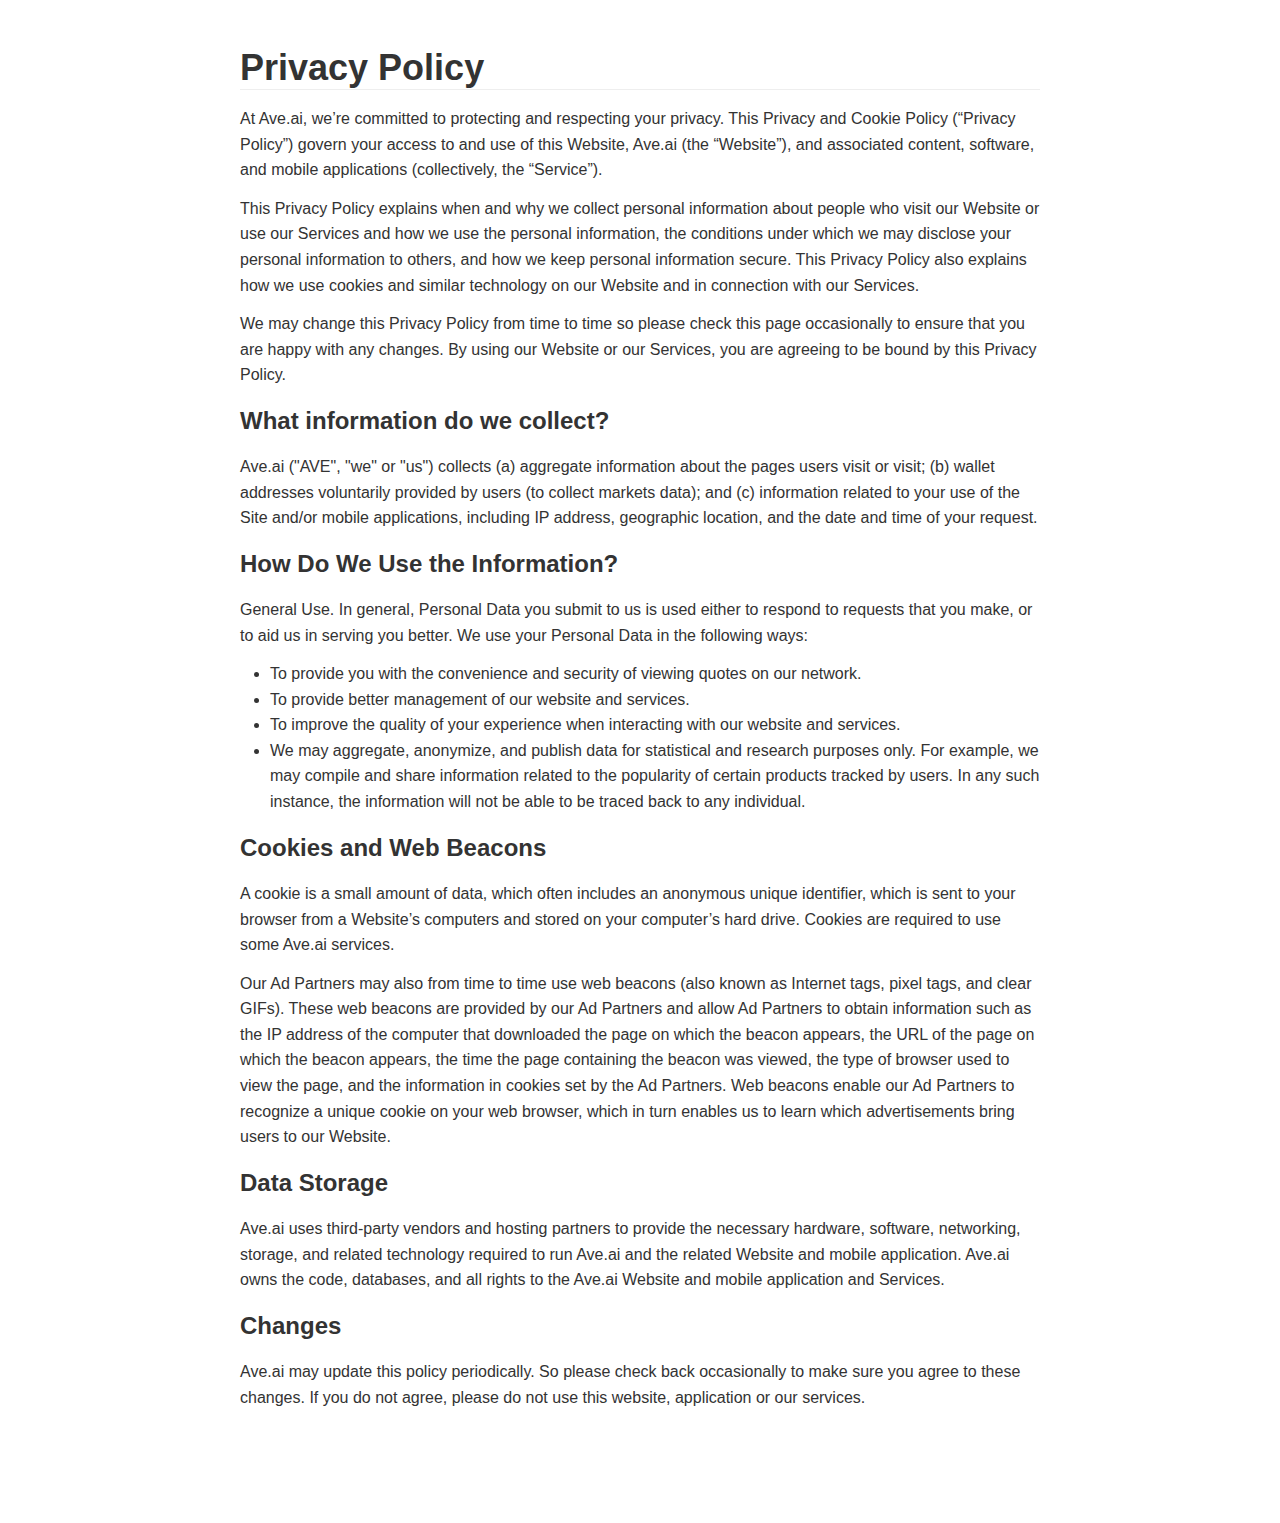
<file: privacy.html>
<!doctype html>
<html>
<head>
<meta charset='UTF-8'><meta name='viewport' content='width=device-width initial-scale=1'>
<link rel="icon" href="favicon.ico" />
<link rel="shortcut icon" href="favicon.ico" />
<title>Privacy Policy | Ave.ai</title>
<style>
  /* cyrillic-ext */
@font-face {
  font-family: 'Open Sans';
  font-style: italic;
  font-weight: 400;
  font-stretch: 100%;
  src: url(https://gstatic.loli.net/s/opensans/v27/memtYaGs126MiZpBA-UFUIcVXSCEkx2cmqvXlWqWtE6FxZCJgvAQ.woff2) format('woff2');
  unicode-range: U+0460-052F, U+1C80-1C88, U+20B4, U+2DE0-2DFF, U+A640-A69F, U+FE2E-FE2F;
}
/* cyrillic */
@font-face {
  font-family: 'Open Sans';
  font-style: italic;
  font-weight: 400;
  font-stretch: 100%;
  src: url(https://gstatic.loli.net/s/opensans/v27/memtYaGs126MiZpBA-UFUIcVXSCEkx2cmqvXlWqWvU6FxZCJgvAQ.woff2) format('woff2');
  unicode-range: U+0400-045F, U+0490-0491, U+04B0-04B1, U+2116;
}
/* greek-ext */
@font-face {
  font-family: 'Open Sans';
  font-style: italic;
  font-weight: 400;
  font-stretch: 100%;
  src: url(https://gstatic.loli.net/s/opensans/v27/memtYaGs126MiZpBA-UFUIcVXSCEkx2cmqvXlWqWtU6FxZCJgvAQ.woff2) format('woff2');
  unicode-range: U+1F00-1FFF;
}
/* greek */
@font-face {
  font-family: 'Open Sans';
  font-style: italic;
  font-weight: 400;
  font-stretch: 100%;
  src: url(https://gstatic.loli.net/s/opensans/v27/memtYaGs126MiZpBA-UFUIcVXSCEkx2cmqvXlWqWuk6FxZCJgvAQ.woff2) format('woff2');
  unicode-range: U+0370-03FF;
}
/* hebrew */
@font-face {
  font-family: 'Open Sans';
  font-style: italic;
  font-weight: 400;
  font-stretch: 100%;
  src: url(https://gstatic.loli.net/s/opensans/v27/memtYaGs126MiZpBA-UFUIcVXSCEkx2cmqvXlWqWu06FxZCJgvAQ.woff2) format('woff2');
  unicode-range: U+0590-05FF, U+20AA, U+25CC, U+FB1D-FB4F;
}
/* vietnamese */
@font-face {
  font-family: 'Open Sans';
  font-style: italic;
  font-weight: 400;
  font-stretch: 100%;
  src: url(https://gstatic.loli.net/s/opensans/v27/memtYaGs126MiZpBA-UFUIcVXSCEkx2cmqvXlWqWtk6FxZCJgvAQ.woff2) format('woff2');
  unicode-range: U+0102-0103, U+0110-0111, U+0128-0129, U+0168-0169, U+01A0-01A1, U+01AF-01B0, U+1EA0-1EF9, U+20AB;
}
/* latin-ext */
@font-face {
  font-family: 'Open Sans';
  font-style: italic;
  font-weight: 400;
  font-stretch: 100%;
  src: url(https://gstatic.loli.net/s/opensans/v27/memtYaGs126MiZpBA-UFUIcVXSCEkx2cmqvXlWqWt06FxZCJgvAQ.woff2) format('woff2');
  unicode-range: U+0100-024F, U+0259, U+1E00-1EFF, U+2020, U+20A0-20AB, U+20AD-20CF, U+2113, U+2C60-2C7F, U+A720-A7FF;
}
/* latin */
@font-face {
  font-family: 'Open Sans';
  font-style: italic;
  font-weight: 400;
  font-stretch: 100%;
  src: url(https://gstatic.loli.net/s/opensans/v27/memtYaGs126MiZpBA-UFUIcVXSCEkx2cmqvXlWqWuU6FxZCJgg.woff2) format('woff2');
  unicode-range: U+0000-00FF, U+0131, U+0152-0153, U+02BB-02BC, U+02C6, U+02DA, U+02DC, U+2000-206F, U+2074, U+20AC, U+2122, U+2191, U+2193, U+2212, U+2215, U+FEFF, U+FFFD;
}
/* cyrillic-ext */
@font-face {
  font-family: 'Open Sans';
  font-style: italic;
  font-weight: 700;
  font-stretch: 100%;
  src: url(https://gstatic.loli.net/s/opensans/v27/memtYaGs126MiZpBA-UFUIcVXSCEkx2cmqvXlWqWtE6FxZCJgvAQ.woff2) format('woff2');
  unicode-range: U+0460-052F, U+1C80-1C88, U+20B4, U+2DE0-2DFF, U+A640-A69F, U+FE2E-FE2F;
}
/* cyrillic */
@font-face {
  font-family: 'Open Sans';
  font-style: italic;
  font-weight: 700;
  font-stretch: 100%;
  src: url(https://gstatic.loli.net/s/opensans/v27/memtYaGs126MiZpBA-UFUIcVXSCEkx2cmqvXlWqWvU6FxZCJgvAQ.woff2) format('woff2');
  unicode-range: U+0400-045F, U+0490-0491, U+04B0-04B1, U+2116;
}
/* greek-ext */
@font-face {
  font-family: 'Open Sans';
  font-style: italic;
  font-weight: 700;
  font-stretch: 100%;
  src: url(https://gstatic.loli.net/s/opensans/v27/memtYaGs126MiZpBA-UFUIcVXSCEkx2cmqvXlWqWtU6FxZCJgvAQ.woff2) format('woff2');
  unicode-range: U+1F00-1FFF;
}
/* greek */
@font-face {
  font-family: 'Open Sans';
  font-style: italic;
  font-weight: 700;
  font-stretch: 100%;
  src: url(https://gstatic.loli.net/s/opensans/v27/memtYaGs126MiZpBA-UFUIcVXSCEkx2cmqvXlWqWuk6FxZCJgvAQ.woff2) format('woff2');
  unicode-range: U+0370-03FF;
}
/* hebrew */
@font-face {
  font-family: 'Open Sans';
  font-style: italic;
  font-weight: 700;
  font-stretch: 100%;
  src: url(https://gstatic.loli.net/s/opensans/v27/memtYaGs126MiZpBA-UFUIcVXSCEkx2cmqvXlWqWu06FxZCJgvAQ.woff2) format('woff2');
  unicode-range: U+0590-05FF, U+20AA, U+25CC, U+FB1D-FB4F;
}
/* vietnamese */
@font-face {
  font-family: 'Open Sans';
  font-style: italic;
  font-weight: 700;
  font-stretch: 100%;
  src: url(https://gstatic.loli.net/s/opensans/v27/memtYaGs126MiZpBA-UFUIcVXSCEkx2cmqvXlWqWtk6FxZCJgvAQ.woff2) format('woff2');
  unicode-range: U+0102-0103, U+0110-0111, U+0128-0129, U+0168-0169, U+01A0-01A1, U+01AF-01B0, U+1EA0-1EF9, U+20AB;
}
/* latin-ext */
@font-face {
  font-family: 'Open Sans';
  font-style: italic;
  font-weight: 700;
  font-stretch: 100%;
  src: url(https://gstatic.loli.net/s/opensans/v27/memtYaGs126MiZpBA-UFUIcVXSCEkx2cmqvXlWqWt06FxZCJgvAQ.woff2) format('woff2');
  unicode-range: U+0100-024F, U+0259, U+1E00-1EFF, U+2020, U+20A0-20AB, U+20AD-20CF, U+2113, U+2C60-2C7F, U+A720-A7FF;
}
/* latin */
@font-face {
  font-family: 'Open Sans';
  font-style: italic;
  font-weight: 700;
  font-stretch: 100%;
  src: url(https://gstatic.loli.net/s/opensans/v27/memtYaGs126MiZpBA-UFUIcVXSCEkx2cmqvXlWqWuU6FxZCJgg.woff2) format('woff2');
  unicode-range: U+0000-00FF, U+0131, U+0152-0153, U+02BB-02BC, U+02C6, U+02DA, U+02DC, U+2000-206F, U+2074, U+20AC, U+2122, U+2191, U+2193, U+2212, U+2215, U+FEFF, U+FFFD;
}
/* cyrillic-ext */
@font-face {
  font-family: 'Open Sans';
  font-style: normal;
  font-weight: 400;
  font-stretch: 100%;
  src: url(https://gstatic.loli.net/s/opensans/v27/memvYaGs126MiZpBA-UvWbX2vVnXBbObj2OVTSKmu0SC55K5gw.woff2) format('woff2');
  unicode-range: U+0460-052F, U+1C80-1C88, U+20B4, U+2DE0-2DFF, U+A640-A69F, U+FE2E-FE2F;
}
/* cyrillic */
@font-face {
  font-family: 'Open Sans';
  font-style: normal;
  font-weight: 400;
  font-stretch: 100%;
  src: url(https://gstatic.loli.net/s/opensans/v27/memvYaGs126MiZpBA-UvWbX2vVnXBbObj2OVTSumu0SC55K5gw.woff2) format('woff2');
  unicode-range: U+0400-045F, U+0490-0491, U+04B0-04B1, U+2116;
}
/* greek-ext */
@font-face {
  font-family: 'Open Sans';
  font-style: normal;
  font-weight: 400;
  font-stretch: 100%;
  src: url(https://gstatic.loli.net/s/opensans/v27/memvYaGs126MiZpBA-UvWbX2vVnXBbObj2OVTSOmu0SC55K5gw.woff2) format('woff2');
  unicode-range: U+1F00-1FFF;
}
/* greek */
@font-face {
  font-family: 'Open Sans';
  font-style: normal;
  font-weight: 400;
  font-stretch: 100%;
  src: url(https://gstatic.loli.net/s/opensans/v27/memvYaGs126MiZpBA-UvWbX2vVnXBbObj2OVTSymu0SC55K5gw.woff2) format('woff2');
  unicode-range: U+0370-03FF;
}
/* hebrew */
@font-face {
  font-family: 'Open Sans';
  font-style: normal;
  font-weight: 400;
  font-stretch: 100%;
  src: url(https://gstatic.loli.net/s/opensans/v27/memvYaGs126MiZpBA-UvWbX2vVnXBbObj2OVTS2mu0SC55K5gw.woff2) format('woff2');
  unicode-range: U+0590-05FF, U+20AA, U+25CC, U+FB1D-FB4F;
}
/* vietnamese */
@font-face {
  font-family: 'Open Sans';
  font-style: normal;
  font-weight: 400;
  font-stretch: 100%;
  src: url(https://gstatic.loli.net/s/opensans/v27/memvYaGs126MiZpBA-UvWbX2vVnXBbObj2OVTSCmu0SC55K5gw.woff2) format('woff2');
  unicode-range: U+0102-0103, U+0110-0111, U+0128-0129, U+0168-0169, U+01A0-01A1, U+01AF-01B0, U+1EA0-1EF9, U+20AB;
}
/* latin-ext */
@font-face {
  font-family: 'Open Sans';
  font-style: normal;
  font-weight: 400;
  font-stretch: 100%;
  src: url(https://gstatic.loli.net/s/opensans/v27/memvYaGs126MiZpBA-UvWbX2vVnXBbObj2OVTSGmu0SC55K5gw.woff2) format('woff2');
  unicode-range: U+0100-024F, U+0259, U+1E00-1EFF, U+2020, U+20A0-20AB, U+20AD-20CF, U+2113, U+2C60-2C7F, U+A720-A7FF;
}
/* latin */
@font-face {
  font-family: 'Open Sans';
  font-style: normal;
  font-weight: 400;
  font-stretch: 100%;
  src: url(https://gstatic.loli.net/s/opensans/v27/memvYaGs126MiZpBA-UvWbX2vVnXBbObj2OVTS-mu0SC55I.woff2) format('woff2');
  unicode-range: U+0000-00FF, U+0131, U+0152-0153, U+02BB-02BC, U+02C6, U+02DA, U+02DC, U+2000-206F, U+2074, U+20AC, U+2122, U+2191, U+2193, U+2212, U+2215, U+FEFF, U+FFFD;
}
/* cyrillic-ext */
@font-face {
  font-family: 'Open Sans';
  font-style: normal;
  font-weight: 700;
  font-stretch: 100%;
  src: url(https://gstatic.loli.net/s/opensans/v27/memvYaGs126MiZpBA-UvWbX2vVnXBbObj2OVTSKmu0SC55K5gw.woff2) format('woff2');
  unicode-range: U+0460-052F, U+1C80-1C88, U+20B4, U+2DE0-2DFF, U+A640-A69F, U+FE2E-FE2F;
}
/* cyrillic */
@font-face {
  font-family: 'Open Sans';
  font-style: normal;
  font-weight: 700;
  font-stretch: 100%;
  src: url(https://gstatic.loli.net/s/opensans/v27/memvYaGs126MiZpBA-UvWbX2vVnXBbObj2OVTSumu0SC55K5gw.woff2) format('woff2');
  unicode-range: U+0400-045F, U+0490-0491, U+04B0-04B1, U+2116;
}
/* greek-ext */
@font-face {
  font-family: 'Open Sans';
  font-style: normal;
  font-weight: 700;
  font-stretch: 100%;
  src: url(https://gstatic.loli.net/s/opensans/v27/memvYaGs126MiZpBA-UvWbX2vVnXBbObj2OVTSOmu0SC55K5gw.woff2) format('woff2');
  unicode-range: U+1F00-1FFF;
}
/* greek */
@font-face {
  font-family: 'Open Sans';
  font-style: normal;
  font-weight: 700;
  font-stretch: 100%;
  src: url(https://gstatic.loli.net/s/opensans/v27/memvYaGs126MiZpBA-UvWbX2vVnXBbObj2OVTSymu0SC55K5gw.woff2) format('woff2');
  unicode-range: U+0370-03FF;
}
/* hebrew */
@font-face {
  font-family: 'Open Sans';
  font-style: normal;
  font-weight: 700;
  font-stretch: 100%;
  src: url(https://gstatic.loli.net/s/opensans/v27/memvYaGs126MiZpBA-UvWbX2vVnXBbObj2OVTS2mu0SC55K5gw.woff2) format('woff2');
  unicode-range: U+0590-05FF, U+20AA, U+25CC, U+FB1D-FB4F;
}
/* vietnamese */
@font-face {
  font-family: 'Open Sans';
  font-style: normal;
  font-weight: 700;
  font-stretch: 100%;
  src: url(https://gstatic.loli.net/s/opensans/v27/memvYaGs126MiZpBA-UvWbX2vVnXBbObj2OVTSCmu0SC55K5gw.woff2) format('woff2');
  unicode-range: U+0102-0103, U+0110-0111, U+0128-0129, U+0168-0169, U+01A0-01A1, U+01AF-01B0, U+1EA0-1EF9, U+20AB;
}
/* latin-ext */
@font-face {
  font-family: 'Open Sans';
  font-style: normal;
  font-weight: 700;
  font-stretch: 100%;
  src: url(https://gstatic.loli.net/s/opensans/v27/memvYaGs126MiZpBA-UvWbX2vVnXBbObj2OVTSGmu0SC55K5gw.woff2) format('woff2');
  unicode-range: U+0100-024F, U+0259, U+1E00-1EFF, U+2020, U+20A0-20AB, U+20AD-20CF, U+2113, U+2C60-2C7F, U+A720-A7FF;
}
/* latin */
@font-face {
  font-family: 'Open Sans';
  font-style: normal;
  font-weight: 700;
  font-stretch: 100%;
  src: url(https://gstatic.loli.net/s/opensans/v27/memvYaGs126MiZpBA-UvWbX2vVnXBbObj2OVTS-mu0SC55I.woff2) format('woff2');
  unicode-range: U+0000-00FF, U+0131, U+0152-0153, U+02BB-02BC, U+02C6, U+02DA, U+02DC, U+2000-206F, U+2074, U+20AC, U+2122, U+2191, U+2193, U+2212, U+2215, U+FEFF, U+FFFD;
}
</style>
<style type='text/css'>html {overflow-x: initial !important;}:root { --bg-color: #ffffff; --text-color: #333333; --select-text-bg-color: #B5D6FC; --select-text-font-color: auto; --monospace: "Lucida Console",Consolas,"Courier",monospace; --title-bar-height: 20px; }
.mac-os-11 { --title-bar-height: 28px; }
html { font-size: 14px; background-color: var(--bg-color); color: var(--text-color); font-family: "Helvetica Neue", Helvetica, Arial, sans-serif; -webkit-font-smoothing: antialiased; }
body { margin: 0px; padding: 0px; height: auto; bottom: 0px; top: 0px; left: 0px; right: 0px; font-size: 1rem; line-height: 1.42857143; overflow-x: hidden; background-image: inherit; background-size: inherit; background-attachment: inherit; background-origin: inherit; background-clip: inherit; background-color: inherit; tab-size: 4; background-position: inherit inherit; background-repeat: inherit inherit; }
iframe { margin: auto; }
a.url { word-break: break-all; }
a:active, a:hover { outline: 0px; }
.in-text-selection, ::selection { text-shadow: none; background: var(--select-text-bg-color); color: var(--select-text-font-color); }
#write { margin: 0px auto; height: auto; width: inherit; word-break: normal; word-wrap: break-word; position: relative; white-space: normal; overflow-x: visible; padding-top: 36px; }
#write.first-line-indent p { text-indent: 2em; }
#write.first-line-indent li p, #write.first-line-indent p * { text-indent: 0px; }
#write.first-line-indent li { margin-left: 2em; }
.for-image #write { padding-left: 8px; padding-right: 8px; }
body.typora-export { padding-left: 30px; padding-right: 30px; }
.typora-export .footnote-line, .typora-export li, .typora-export p { white-space: pre-wrap; }
.typora-export .task-list-item input { pointer-events: none; }
@media screen and (max-width: 500px) {
  body.typora-export { padding-left: 0px; padding-right: 0px; }
  #write { padding-left: 20px; padding-right: 20px; }
  .CodeMirror-sizer { margin-left: 0px !important; }
  .CodeMirror-gutters { display: none !important; }
}
#write li > figure:last-child { margin-bottom: 0.5rem; }
#write ol, #write ul { position: relative; }
img { max-width: 100%; vertical-align: middle; image-orientation: from-image; }
button, input, select, textarea { color: inherit; font-family: inherit; font-size: inherit; font-style: inherit; font-variant-caps: inherit; font-weight: inherit; font-stretch: inherit; line-height: inherit; }
input[type="checkbox"], input[type="radio"] { line-height: normal; padding: 0px; }
*, ::after, ::before { box-sizing: border-box; }
#write h1, #write h2, #write h3, #write h4, #write h5, #write h6, #write p, #write pre { width: inherit; }
#write h1, #write h2, #write h3, #write h4, #write h5, #write h6, #write p { position: relative; }
p { line-height: inherit; }
h1, h2, h3, h4, h5, h6 { break-after: avoid-page; break-inside: avoid; orphans: 4; }
p { orphans: 4; }
h1 { font-size: 2rem; }
h2 { font-size: 1.8rem; }
h3 { font-size: 1.6rem; }
h4 { font-size: 1.4rem; }
h5 { font-size: 1.2rem; }
h6 { font-size: 1rem; }
.md-math-block, .md-rawblock, h1, h2, h3, h4, h5, h6, p { margin-top: 1rem; margin-bottom: 1rem; }
.hidden { display: none; }
.md-blockmeta { color: rgb(204, 204, 204); font-weight: 700; font-style: italic; }
a { cursor: pointer; }
sup.md-footnote { padding: 2px 4px; background-color: rgba(238, 238, 238, 0.7); color: rgb(85, 85, 85); border-top-left-radius: 4px; border-top-right-radius: 4px; border-bottom-right-radius: 4px; border-bottom-left-radius: 4px; cursor: pointer; }
sup.md-footnote a, sup.md-footnote a:hover { color: inherit; text-transform: inherit; text-decoration: inherit; }
#write input[type="checkbox"] { cursor: pointer; width: inherit; height: inherit; }
figure { overflow-x: auto; margin: 1.2em 0px; max-width: calc(100% + 16px); padding: 0px; }
figure > table { margin: 0px; }
tr { break-inside: avoid; break-after: auto; }
thead { display: table-header-group; }
table { border-collapse: collapse; border-spacing: 0px; width: 100%; overflow: auto; break-inside: auto; text-align: left; }
table.md-table td { min-width: 32px; }
.CodeMirror-gutters { border-right-width: 0px; background-color: inherit; }
.CodeMirror-linenumber { }
.CodeMirror { text-align: left; }
.CodeMirror-placeholder { opacity: 0.3; }
.CodeMirror pre { padding: 0px 4px; }
.CodeMirror-lines { padding: 0px; }
div.hr:focus { cursor: none; }
#write pre { white-space: pre-wrap; }
#write.fences-no-line-wrapping pre { white-space: pre; }
#write pre.ty-contain-cm { white-space: normal; }
.CodeMirror-gutters { margin-right: 4px; }
.md-fences { font-size: 0.9rem; display: block; break-inside: avoid; text-align: left; overflow: visible; white-space: pre; background-image: inherit; background-size: inherit; background-attachment: inherit; background-origin: inherit; background-clip: inherit; background-color: inherit; position: relative !important; background-position: inherit inherit; background-repeat: inherit inherit; }
.md-fences-adv-panel { width: 100%; margin-top: 10px; text-align: center; padding-top: 0px; padding-bottom: 8px; overflow-x: auto; }
#write .md-fences.mock-cm { white-space: pre-wrap; }
.md-fences.md-fences-with-lineno { padding-left: 0px; }
#write.fences-no-line-wrapping .md-fences.mock-cm { white-space: pre; overflow-x: auto; }
.md-fences.mock-cm.md-fences-with-lineno { padding-left: 8px; }
.CodeMirror-line, twitterwidget { break-inside: avoid; }
.footnotes { opacity: 0.8; font-size: 0.9rem; margin-top: 1em; margin-bottom: 1em; }
.footnotes + .footnotes { margin-top: 0px; }
.md-reset { margin: 0px; padding: 0px; border: 0px; outline: 0px; vertical-align: top; text-decoration: none; text-shadow: none; float: none; position: static; width: auto; height: auto; white-space: nowrap; cursor: inherit; line-height: normal; font-weight: 400; text-align: left; box-sizing: content-box; direction: ltr; background-position: 0px 0px; background-repeat: initial initial; }
li div { padding-top: 0px; }
blockquote { margin: 1rem 0px; }
li .mathjax-block, li p { margin: 0.5rem 0px; }
li blockquote { margin: 1rem 0px; }
li { margin: 0px; position: relative; }
blockquote > :last-child { margin-bottom: 0px; }
blockquote > :first-child, li > :first-child { margin-top: 0px; }
.footnotes-area { color: rgb(136, 136, 136); margin-top: 0.714rem; padding-bottom: 0.143rem; white-space: normal; }
#write .footnote-line { white-space: pre-wrap; }
@media print {
  body, html { border: 1px solid transparent; height: 99%; break-after: avoid; break-before: avoid; font-variant-ligatures: no-common-ligatures; }
  #write { margin-top: 0px; padding-top: 0px; border-color: transparent !important; }
  .typora-export * { -webkit-print-color-adjust: exact; }
  .typora-export #write { break-after: avoid; }
  .typora-export #write::after { height: 0px; }
  .is-mac table { break-inside: avoid; }
  .typora-export-show-outline .typora-export-sidebar { display: none; }
}
.footnote-line { margin-top: 0.714em; font-size: 0.7em; }
a img, img a { cursor: pointer; }
pre.md-meta-block { font-size: 0.8rem; min-height: 0.8rem; white-space: pre-wrap; background-color: rgb(204, 204, 204); display: block; overflow-x: hidden; background-position: initial initial; background-repeat: initial initial; }
p > .md-image:only-child:not(.md-img-error) img, p > img:only-child { display: block; margin: auto; }
#write.first-line-indent p > .md-image:only-child:not(.md-img-error) img { left: -2em; position: relative; }
p > .md-image:only-child { display: inline-block; width: 100%; }
#write .MathJax_Display { margin: 0.8em 0px 0px; }
.md-math-block { width: 100%; }
.md-math-block:not(:empty)::after { display: none; }
.MathJax_ref { fill: currentcolor; }
[contenteditable="true"]:active, [contenteditable="true"]:focus, [contenteditable="false"]:active, [contenteditable="false"]:focus { outline: 0px; box-shadow: none; }
.md-task-list-item { position: relative; list-style-type: none; }
.task-list-item.md-task-list-item { padding-left: 0px; }
.md-task-list-item > input { position: absolute; top: 0px; left: 0px; margin-left: -1.2em; margin-top: calc(1em - 10px); border: none; }
.math { font-size: 1rem; }
.md-toc { min-height: 3.58rem; position: relative; font-size: 0.9rem; border-top-left-radius: 10px; border-top-right-radius: 10px; border-bottom-right-radius: 10px; border-bottom-left-radius: 10px; }
.md-toc-content { position: relative; margin-left: 0px; }
.md-toc-content::after, .md-toc::after { display: none; }
.md-toc-item { display: block; color: rgb(65, 131, 196); }
.md-toc-item a { text-decoration: none; }
.md-toc-inner:hover { text-decoration: underline; }
.md-toc-inner { display: inline-block; cursor: pointer; }
.md-toc-h1 .md-toc-inner { margin-left: 0px; font-weight: 700; }
.md-toc-h2 .md-toc-inner { margin-left: 2em; }
.md-toc-h3 .md-toc-inner { margin-left: 4em; }
.md-toc-h4 .md-toc-inner { margin-left: 6em; }
.md-toc-h5 .md-toc-inner { margin-left: 8em; }
.md-toc-h6 .md-toc-inner { margin-left: 10em; }
@media screen and (max-width: 48em) {
  .md-toc-h3 .md-toc-inner { margin-left: 3.5em; }
  .md-toc-h4 .md-toc-inner { margin-left: 5em; }
  .md-toc-h5 .md-toc-inner { margin-left: 6.5em; }
  .md-toc-h6 .md-toc-inner { margin-left: 8em; }
}
a.md-toc-inner { font-size: inherit; font-style: inherit; font-weight: inherit; line-height: inherit; }
.footnote-line a:not(.reversefootnote) { color: inherit; }
.md-attr { display: none; }
.md-fn-count::after { content: "."; }
code, pre, samp, tt { font-family: var(--monospace); }
kbd { margin: 0px 0.1em; padding: 0.1em 0.6em; font-size: 0.8em; color: rgb(36, 39, 41); background-color: rgb(255, 255, 255); border: 1px solid rgb(173, 179, 185); border-top-left-radius: 3px; border-top-right-radius: 3px; border-bottom-right-radius: 3px; border-bottom-left-radius: 3px; box-shadow: rgba(12, 13, 14, 0.2) 0px 1px 0px, rgb(255, 255, 255) 0px 0px 0px 2px inset; white-space: nowrap; vertical-align: middle; background-position: initial initial; background-repeat: initial initial; }
.md-comment { color: rgb(162, 127, 3); opacity: 0.6; font-family: var(--monospace); }
code { text-align: left; }
a.md-print-anchor { white-space: pre !important; border: none !important; display: inline-block !important; position: absolute !important; width: 1px !important; right: 0px !important; outline: 0px !important; text-shadow: initial !important; background-position: 0px 0px !important; background-repeat: initial initial !important; }
.os-windows.monocolor-emoji .md-emoji { font-family: "Segoe UI Symbol", sans-serif; }
.md-diagram-panel > svg { max-width: 100%; }
[lang="flow"] svg, [lang="mermaid"] svg { max-width: 100%; height: auto; }
[lang="mermaid"] .node text { font-size: 1rem; }
table tr th { border-bottom-width: 0px; }
video { max-width: 100%; display: block; margin: 0px auto; }
iframe { max-width: 100%; width: 100%; border: none; }
.highlight td, .highlight tr { border: 0px; }
mark { background-color: rgb(255, 255, 0); color: rgb(0, 0, 0); background-position: initial initial; background-repeat: initial initial; }
.md-html-inline .md-plain, .md-html-inline strong, mark .md-inline-math, mark strong { color: inherit; }
.md-expand mark .md-meta { opacity: 0.3 !important; }
mark .md-meta { color: rgb(0, 0, 0); }
@media print {
  .typora-export h1, .typora-export h2, .typora-export h3, .typora-export h4, .typora-export h5, .typora-export h6 { break-inside: avoid; }
}
.md-diagram-panel .messageText { stroke: none !important; }
.md-diagram-panel .start-state { fill: var(--node-fill); }
.md-diagram-panel .edgeLabel rect { opacity: 1 !important; }
.md-fences.md-fences-math { font-size: 1em; }
.md-fences-advanced:not(.md-focus) { padding: 0px; white-space: nowrap; border: 0px; }
.md-fences-advanced:not(.md-focus) { background-image: inherit; background-size: inherit; background-attachment: inherit; background-origin: inherit; background-clip: inherit; background-color: inherit; background-position: inherit inherit; background-repeat: inherit inherit; }
.typora-export-show-outline .typora-export-content { max-width: 1440px; margin: auto; display: flex; flex-direction: row; }
.typora-export-sidebar { width: 300px; font-size: 0.8rem; margin-top: 80px; margin-right: 18px; }
.typora-export-show-outline #write { --webkit-flex: 2; flex: 2 1 0%; }
.typora-export-sidebar .outline-content { position: fixed; top: 0px; max-height: 100%; overflow: hidden auto; padding-bottom: 30px; padding-top: 60px; width: 300px; }
@media screen and (max-width: 1024px) {
  .typora-export-sidebar, .typora-export-sidebar .outline-content { width: 240px; }
}
@media screen and (max-width: 800px) {
  .typora-export-sidebar { display: none; }
}
.outline-content li, .outline-content ul { margin-left: 0px; margin-right: 0px; padding-left: 0px; padding-right: 0px; list-style: none; }
.outline-content ul { margin-top: 0px; margin-bottom: 0px; }
.outline-content strong { font-weight: 400; }
.outline-expander { width: 1rem; height: 1.428571429rem; position: relative; display: table-cell; vertical-align: middle; cursor: pointer; padding-left: 4px; }
.outline-expander::before { content: ''; position: relative; font-family: Ionicons; display: inline-block; font-size: 8px; vertical-align: middle; }
.outline-item { padding-top: 3px; padding-bottom: 3px; cursor: pointer; }
.outline-expander:hover::before { content: ''; }
.outline-h1 > .outline-item { padding-left: 0px; }
.outline-h2 > .outline-item { padding-left: 1em; }
.outline-h3 > .outline-item { padding-left: 2em; }
.outline-h4 > .outline-item { padding-left: 3em; }
.outline-h5 > .outline-item { padding-left: 4em; }
.outline-h6 > .outline-item { padding-left: 5em; }
.outline-label { cursor: pointer; display: table-cell; vertical-align: middle; text-decoration: none; color: inherit; }
.outline-label:hover { text-decoration: underline; }
.outline-item:hover { border-color: rgb(245, 245, 245); background-color: var(--item-hover-bg-color); }
.outline-item:hover { margin-left: -28px; margin-right: -28px; border-left-width: 28px; border-left-style: solid; border-left-color: transparent; border-right-width: 28px; border-right-style: solid; border-right-color: transparent; }
.outline-item-single .outline-expander::before, .outline-item-single .outline-expander:hover::before { display: none; }
.outline-item-open > .outline-item > .outline-expander::before { content: ''; }
.outline-children { display: none; }
.info-panel-tab-wrapper { display: none; }
.outline-item-open > .outline-children { display: block; }
.typora-export .outline-item { padding-top: 1px; padding-bottom: 1px; }
.typora-export .outline-item:hover { margin-right: -8px; border-right-width: 8px; border-right-style: solid; border-right-color: transparent; }
.typora-export .outline-expander::before { content: "+"; font-family: inherit; top: -1px; }
.typora-export .outline-expander:hover::before, .typora-export .outline-item-open > .outline-item > .outline-expander::before { content: '−'; }
.typora-export-collapse-outline .outline-children { display: none; }
.typora-export-collapse-outline .outline-item-open > .outline-children, .typora-export-no-collapse-outline .outline-children { display: block; }
.typora-export-no-collapse-outline .outline-expander::before { content: "" !important; }
.typora-export-show-outline .outline-item-active > .outline-item .outline-label { font-weight: 700; }
.md-inline-math-container mjx-container { zoom: 0.95; }


:root {
    --side-bar-bg-color: #fafafa;
    --control-text-color: #777;
}

@include-when-export url(https://fonts.loli.net/css?family=Open+Sans:400italic,700italic,700,400&subset=latin,latin-ext);

/* open-sans-regular - latin-ext_latin */
  /* open-sans-italic - latin-ext_latin */
    /* open-sans-700 - latin-ext_latin */
    /* open-sans-700italic - latin-ext_latin */
  html {
    font-size: 16px;
    -webkit-font-smoothing: antialiased;
}

body {
    font-family: "Open Sans","Clear Sans", "Helvetica Neue", Helvetica, Arial, 'Segoe UI Emoji', sans-serif;
    color: rgb(51, 51, 51);
    line-height: 1.6;
}

#write {
    max-width: 860px;
  	margin: 0 auto;
  	padding: 30px;
    padding-bottom: 100px;
}

@media only screen and (min-width: 1400px) {
	#write {
		max-width: 1024px;
	}
}

@media only screen and (min-width: 1800px) {
	#write {
		max-width: 1200px;
	}
}

#write > ul:first-child,
#write > ol:first-child{
    margin-top: 30px;
}

a {
    color: #4183C4;
}
h1,
h2,
h3,
h4,
h5,
h6 {
    position: relative;
    margin-top: 1rem;
    margin-bottom: 1rem;
    font-weight: bold;
    line-height: 1.4;
    cursor: text;
}
h1:hover a.anchor,
h2:hover a.anchor,
h3:hover a.anchor,
h4:hover a.anchor,
h5:hover a.anchor,
h6:hover a.anchor {
    text-decoration: none;
}
h1 tt,
h1 code {
    font-size: inherit;
}
h2 tt,
h2 code {
    font-size: inherit;
}
h3 tt,
h3 code {
    font-size: inherit;
}
h4 tt,
h4 code {
    font-size: inherit;
}
h5 tt,
h5 code {
    font-size: inherit;
}
h6 tt,
h6 code {
    font-size: inherit;
}
h1 {
    font-size: 2.25em;
    line-height: 1.2;
    border-bottom: 1px solid #eee;
}
h2 {
    font-size: 1.75em;
    line-height: 1.225;
    border-bottom: 1px solid #eee;
}

/*@media print {
    .typora-export h1,
    .typora-export h2 {
        border-bottom: none;
        padding-bottom: initial;
    }

    .typora-export h1::after,
    .typora-export h2::after {
        content: "";
        display: block;
        height: 100px;
        margin-top: -96px;
        border-top: 1px solid #eee;
    }
}*/

h3 {
    font-size: 1.5em;
    line-height: 1.43;
}
h4 {
    font-size: 1.25em;
}
h5 {
    font-size: 1em;
}
h6 {
   font-size: 1em;
    color: #777;
}
p,
blockquote,
ul,
ol,
dl,
table{
    margin: 0.8em 0;
}
li>ol,
li>ul {
    margin: 0 0;
}
hr {
    height: 2px;
    padding: 0;
    margin: 16px 0;
    background-color: #e7e7e7;
    border: 0 none;
    overflow: hidden;
    box-sizing: content-box;
}

li p.first {
    display: inline-block;
}
ul,
ol {
    padding-left: 30px;
}
ul:first-child,
ol:first-child {
    margin-top: 0;
}
ul:last-child,
ol:last-child {
    margin-bottom: 0;
}
blockquote {
    border-left: 4px solid #dfe2e5;
    padding: 0 15px;
    color: #777777;
}
blockquote blockquote {
    padding-right: 0;
}
table {
    padding: 0;
    word-break: initial;
}
table tr {
    border: 1px solid #dfe2e5;
    margin: 0;
    padding: 0;
}
table tr:nth-child(2n),
thead {
    background-color: #f8f8f8;
}
table th {
    font-weight: bold;
    border: 1px solid #dfe2e5;
    border-bottom: 0;
    margin: 0;
    padding: 6px 13px;
}
table td {
    border: 1px solid #dfe2e5;
    margin: 0;
    padding: 6px 13px;
}
table th:first-child,
table td:first-child {
    margin-top: 0;
}
table th:last-child,
table td:last-child {
    margin-bottom: 0;
}

.CodeMirror-lines {
    padding-left: 4px;
}

.code-tooltip {
    box-shadow: 0 1px 1px 0 rgba(0,28,36,.3);
    border-top: 1px solid #eef2f2;
}

.md-fences,
code,
tt {
    border: 1px solid #e7eaed;
    background-color: #f8f8f8;
    border-radius: 3px;
    padding: 0;
    padding: 2px 4px 0px 4px;
    font-size: 0.9em;
}

code {
    background-color: #f3f4f4;
    padding: 0 2px 0 2px;
}

.md-fences {
    margin-bottom: 15px;
    margin-top: 15px;
    padding-top: 8px;
    padding-bottom: 6px;
}


.md-task-list-item > input {
  margin-left: -1.3em;
}

@media print {
    html {
        font-size: 13px;
    }
    table,
    pre {
        page-break-inside: avoid;
    }
    pre {
        word-wrap: break-word;
    }
}

.md-fences {
	background-color: #f8f8f8;
}
#write pre.md-meta-block {
	padding: 1rem;
    font-size: 85%;
    line-height: 1.45;
    background-color: #f7f7f7;
    border: 0;
    border-radius: 3px;
    color: #777777;
    margin-top: 0 !important;
}

.mathjax-block>.code-tooltip {
	bottom: .375rem;
}

.md-mathjax-midline {
    background: #fafafa;
}

#write>h3.md-focus:before{
	left: -1.5625rem;
	top: .375rem;
}
#write>h4.md-focus:before{
	left: -1.5625rem;
	top: .285714286rem;
}
#write>h5.md-focus:before{
	left: -1.5625rem;
	top: .285714286rem;
}
#write>h6.md-focus:before{
	left: -1.5625rem;
	top: .285714286rem;
}
.md-image>.md-meta {
    /*border: 1px solid #ddd;*/
    border-radius: 3px;
    padding: 2px 0px 0px 4px;
    font-size: 0.9em;
    color: inherit;
}

.md-tag {
    color: #a7a7a7;
    opacity: 1;
}

.md-toc {
    margin-top:20px;
    padding-bottom:20px;
}

.sidebar-tabs {
    border-bottom: none;
}

#typora-quick-open {
    border: 1px solid #ddd;
    background-color: #f8f8f8;
}

#typora-quick-open-item {
    background-color: #FAFAFA;
    border-color: #FEFEFE #e5e5e5 #e5e5e5 #eee;
    border-style: solid;
    border-width: 1px;
}

/** focus mode */
.on-focus-mode blockquote {
    border-left-color: rgba(85, 85, 85, 0.12);
}

header, .context-menu, .megamenu-content, footer{
    font-family: "Segoe UI", "Arial", sans-serif;
}

.file-node-content:hover .file-node-icon,
.file-node-content:hover .file-node-open-state{
    visibility: visible;
}

.mac-seamless-mode #typora-sidebar {
    background-color: #fafafa;
    background-color: var(--side-bar-bg-color);
}

.md-lang {
    color: #b4654d;
}

/*.html-for-mac {
    --item-hover-bg-color: #E6F0FE;
}*/

#md-notification .btn {
    border: 0;
}

.dropdown-menu .divider {
    border-color: #e5e5e5;
    opacity: 0.4;
}

.ty-preferences .window-content {
    background-color: #fafafa;
}

.ty-preferences .nav-group-item.active {
    color: white;
    background: #999;
}

.menu-item-container a.menu-style-btn {
    background-color: #f5f8fa;
    background-image: linear-gradient( 180deg , hsla(0, 0%, 100%, 0.8), hsla(0, 0%, 100%, 0));
}


 @media print { @page {margin: 0 0 0 0;} body.typora-export {padding-left: 0; padding-right: 0;} #write {padding:0;}}
</style><title>Privacy Policy</title>
</head>
<body class='typora-export'><div class='typora-export-content'>
<div id='write'  class=''><h1 id='privacy-policy'><span>Privacy Policy</span></h1><p><span>At Ave.ai, we’re committed to protecting and respecting your privacy. This Privacy and Cookie Policy (“Privacy Policy”) govern your access to and use of this Website, Ave.ai (the “Website”), and associated content, software, and mobile applications (collectively, the “Service”). </span></p><p><span>This Privacy Policy explains when and why we collect personal information about people who visit our Website or use our Services and how we use the personal information, the conditions under which we may disclose your personal information to others, and how we keep personal information secure. This Privacy Policy also explains how we use cookies and similar technology on our Website and in connection with our Services.</span></p><p><span>We may change this Privacy Policy from time to time so please check this page occasionally to ensure that you are happy with any changes. By using our Website or our Services, you are agreeing to be bound by this Privacy Policy.</span></p><h3 id='what-information-do-we-collect'><span>What information do we collect?</span></h3><p><span>Ave.ai (&quot;AVE&quot;, &quot;we&quot; or &quot;us&quot;) collects (a) aggregate information about the pages users visit or visit; (b) wallet addresses voluntarily provided by users (to collect markets data); and (c) information related to your use of the Site and/or mobile applications, including IP address, geographic location, and the date and time of your request.</span></p><h3 id='how-do-we-use-the-information'><span>How Do We Use the Information?</span></h3><p><span>General Use. In general, Personal Data you submit to us is used either to respond to requests that you make, or to aid us in serving you better. We use your Personal Data in the following ways:</span></p><ul><li><span>To provide you with the convenience and security of viewing quotes on our network.</span></li><li><span>To provide better management of our website and services.</span></li><li><span>To improve the quality of your experience when interacting with our website and services.</span></li><li><span>We may aggregate, anonymize, and publish data for statistical and research purposes only. For example, we may compile and share information related to the popularity of certain products tracked by users. In any such instance, the information will not be able to be traced back to any individual.</span></li></ul><h3 id='cookies-and-web-beacons'><span>Cookies and Web Beacons</span></h3><p><span>A cookie is a small amount of data, which often includes an anonymous unique identifier, which is sent to your browser from a Website’s computers and stored on your computer’s hard drive. Cookies are required to use some Ave.ai services.</span></p><p><span>Our Ad Partners may also from time to time use web beacons (also known as Internet tags, pixel tags, and clear GIFs). These web beacons are provided by our Ad Partners and allow Ad Partners to obtain information such as the IP address of the computer that downloaded the page on which the beacon appears, the URL of the page on which the beacon appears, the time the page containing the beacon was viewed, the type of browser used to view the page, and the information in cookies set by the Ad Partners. Web beacons enable our Ad Partners to recognize a unique cookie on your web browser, which in turn enables us to learn which advertisements bring users to our Website.</span></p><h3 id='data-storage'><span>Data Storage</span></h3><p><span>Ave.ai uses third-party vendors and hosting partners to provide the necessary hardware, software, networking, storage, and related technology required to run Ave.ai and the related Website and mobile application. Ave.ai owns the code, databases, and all rights to the Ave.ai Website and mobile application and Services.</span></p><h3 id='changes'><span>Changes</span></h3><p><span>Ave.ai may update this policy periodically. So please check back occasionally to make sure you agree to these changes. If you do not agree, please do not use this website, application or our services.</span></p></div></div>
</body>
</html>
</file>
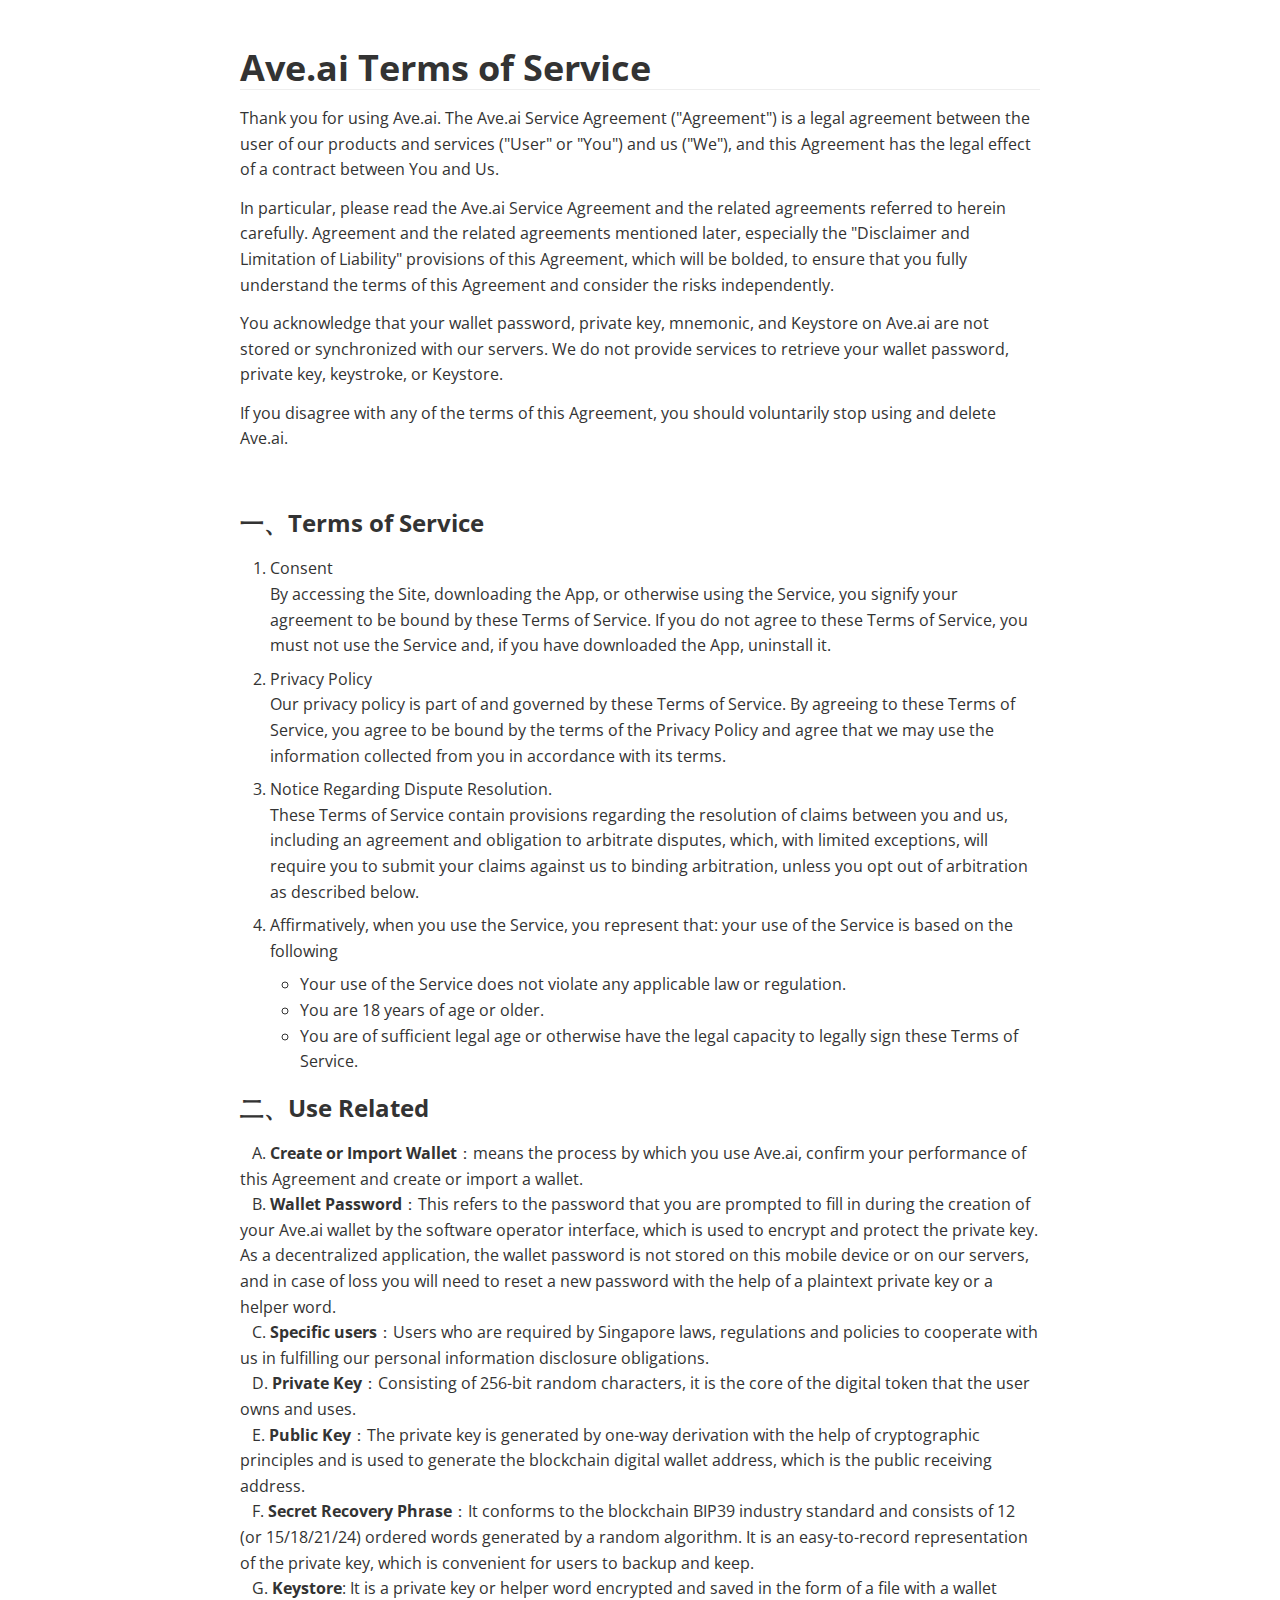
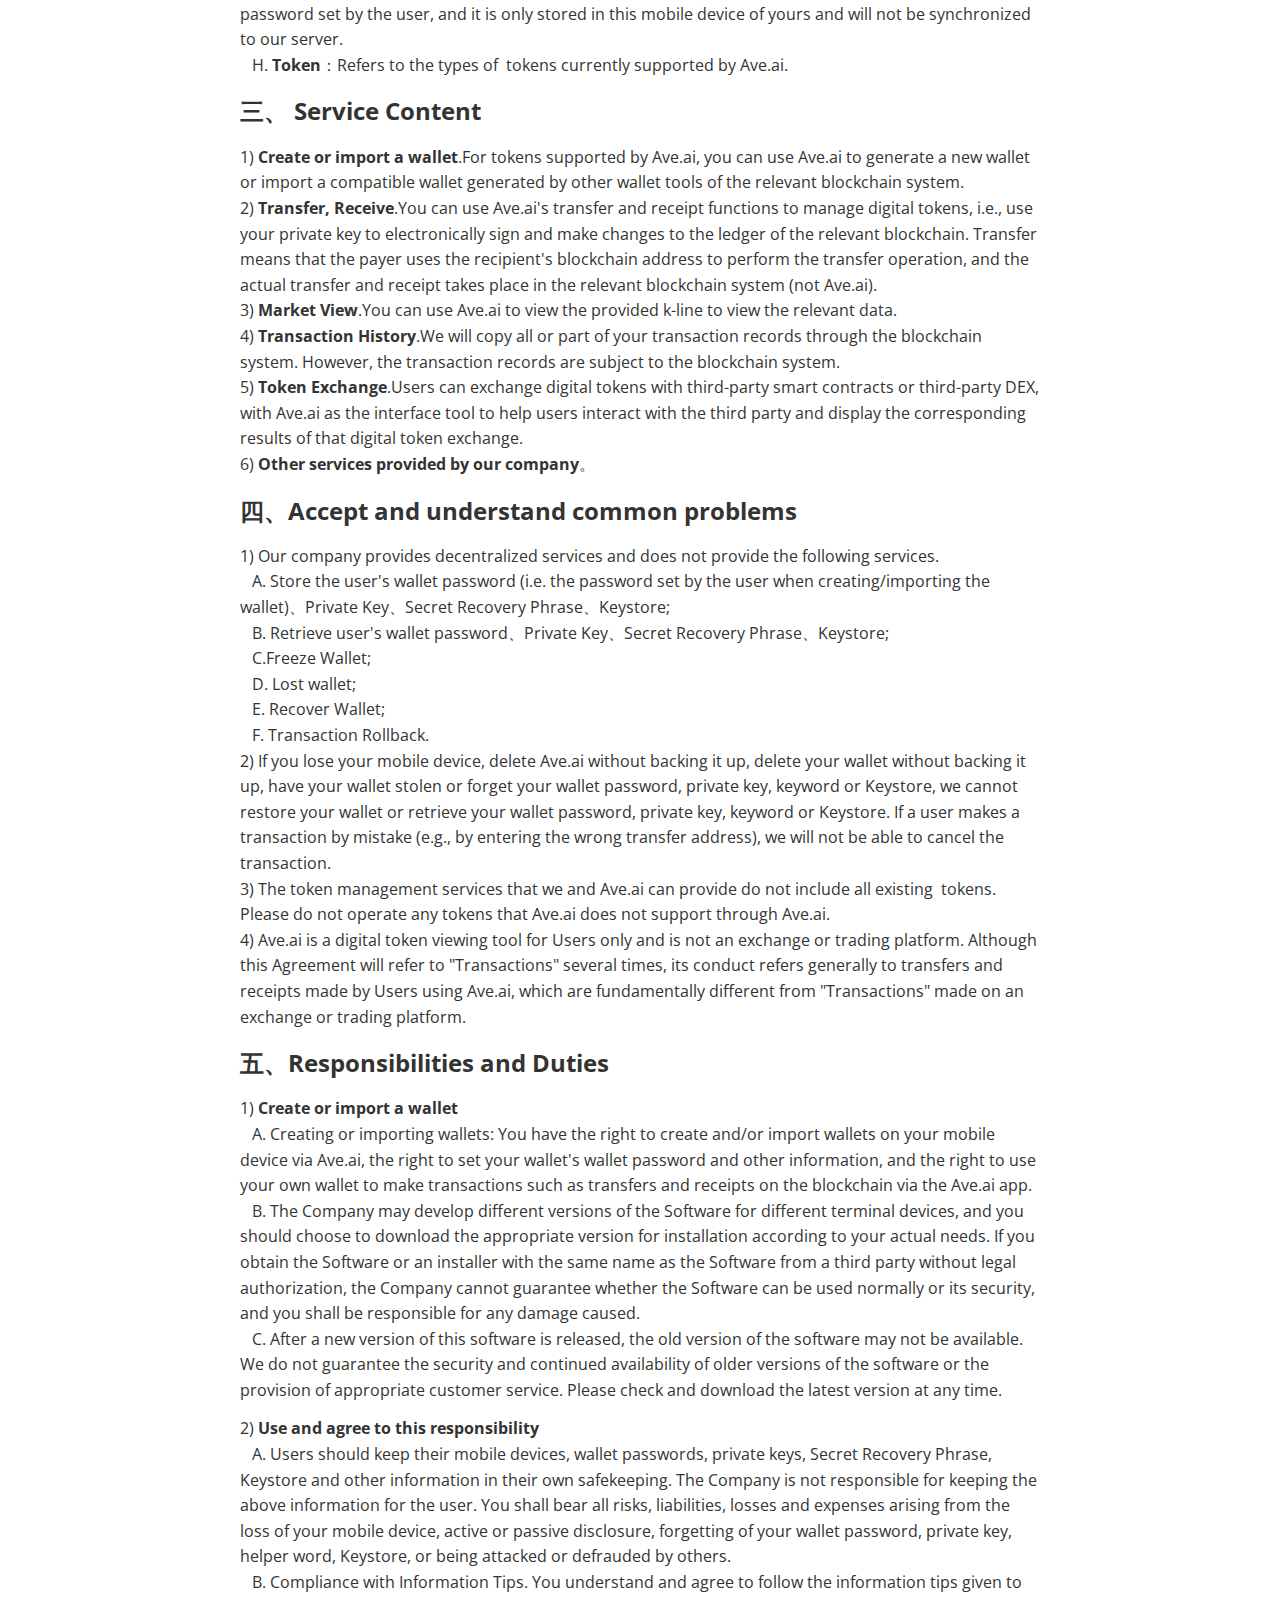
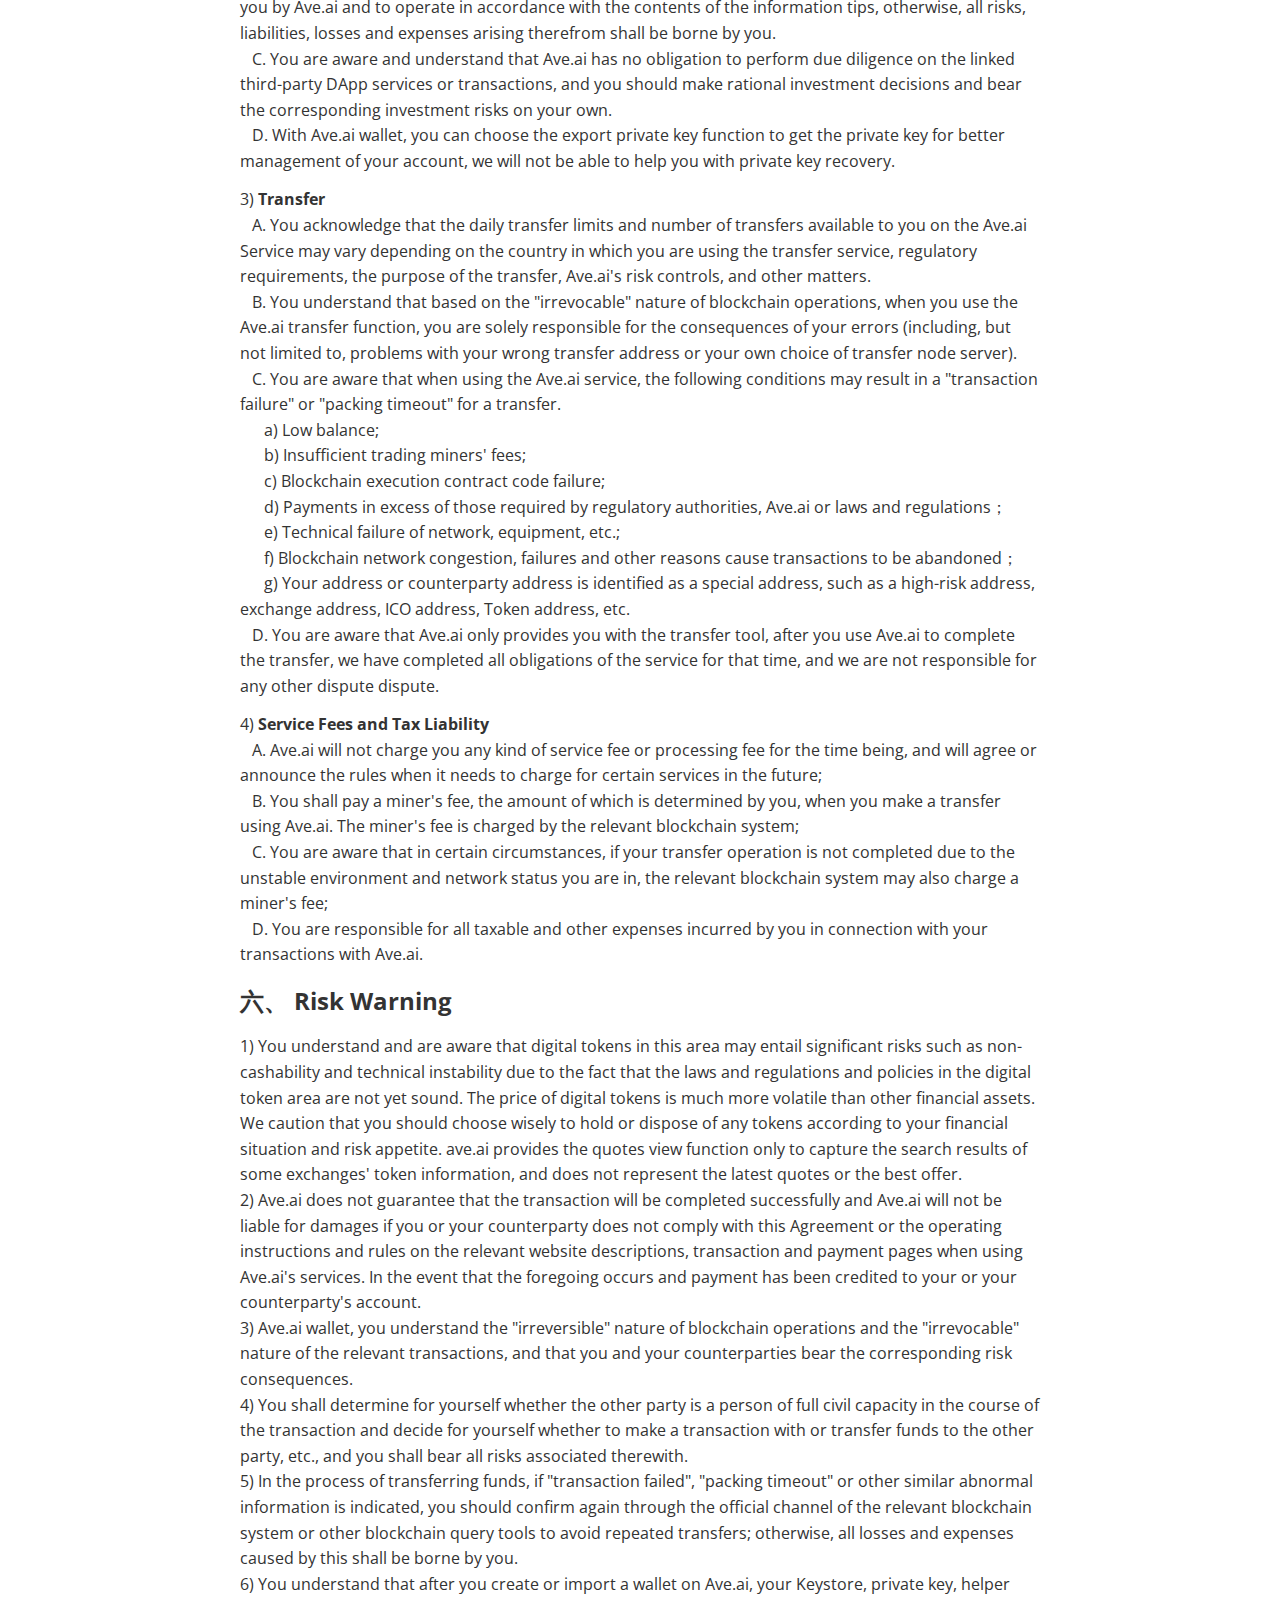
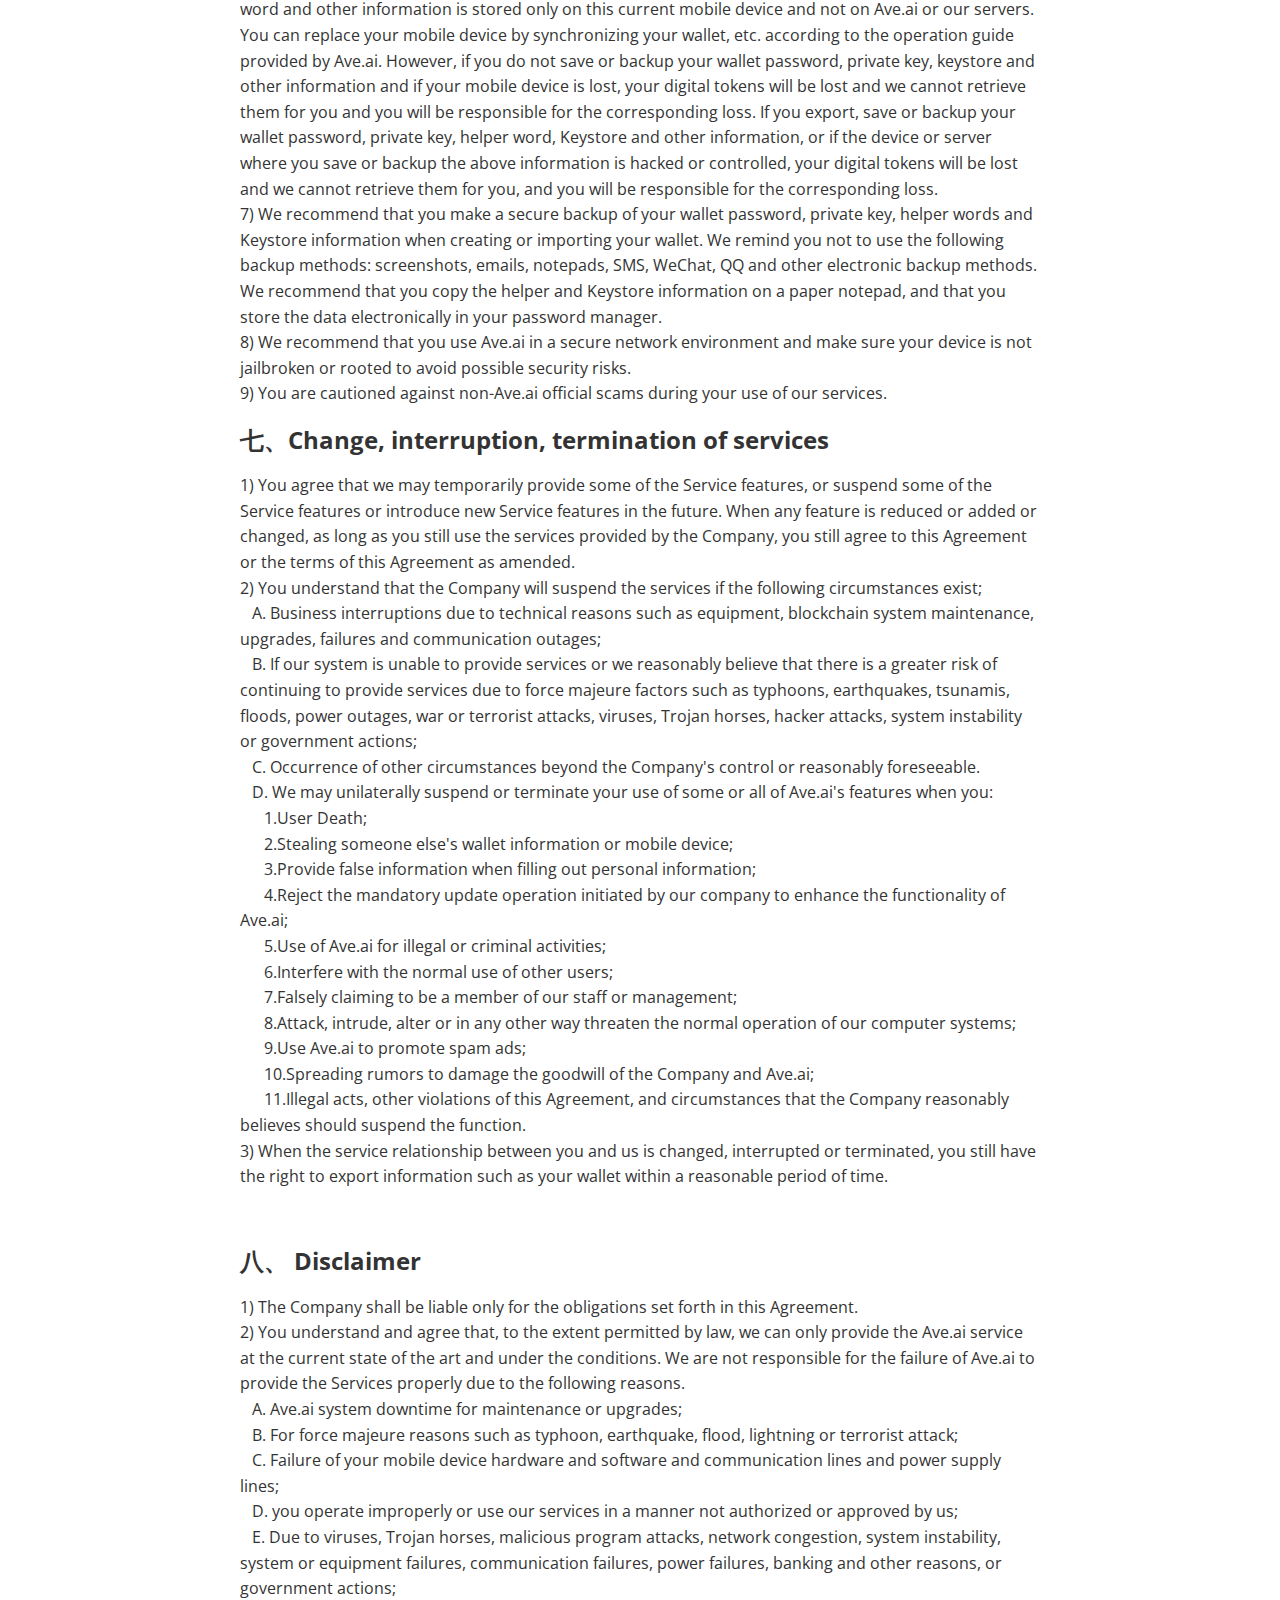
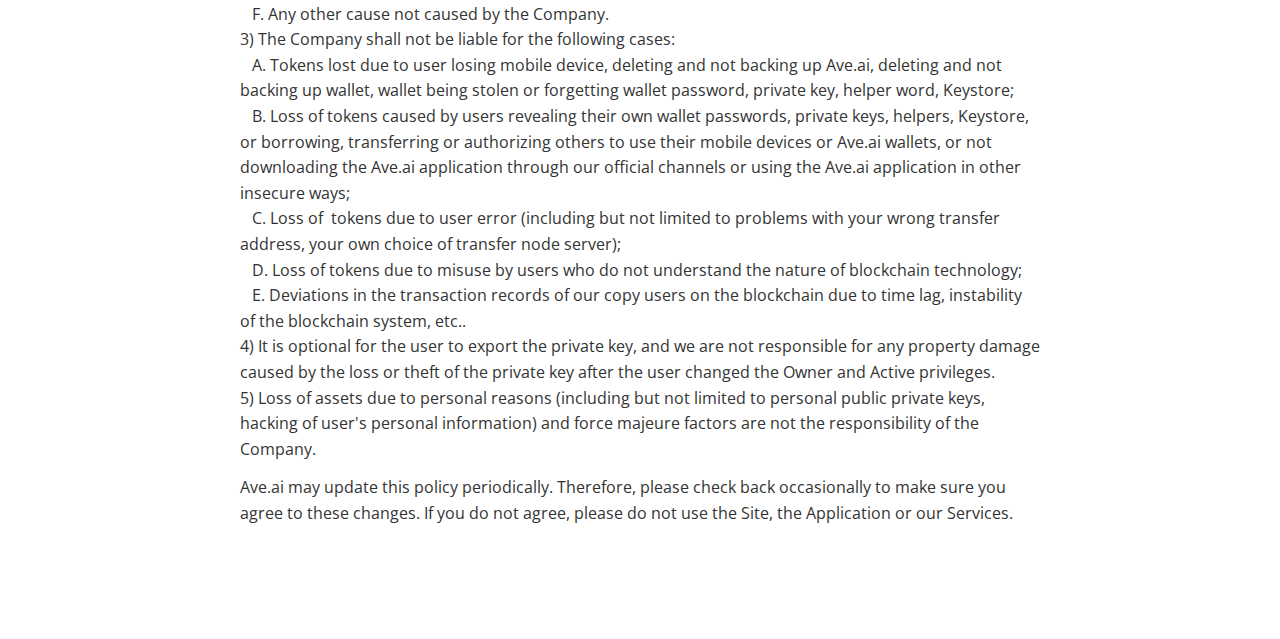
<file: terms-of-service.html>
<!doctype html>
<html>
<head>
<meta charset='UTF-8'><meta name='viewport' content='width=device-width initial-scale=1'>
<title>Ave.ai Terms of Service</title><link href='https://fonts.loli.net/css?family=Open+Sans:400italic,700italic,700,400&subset=latin,latin-ext' rel='stylesheet' type='text/css' /><style type='text/css'>html {overflow-x: initial !important;}:root { --bg-color: #ffffff; --text-color: #333333; --select-text-bg-color: #B5D6FC; --select-text-font-color: auto; --monospace: "Lucida Console",Consolas,"Courier",monospace; --title-bar-height: 20px; }
.mac-os-11 { --title-bar-height: 28px; }
html { font-size: 14px; background-color: var(--bg-color); color: var(--text-color); font-family: "Helvetica Neue", Helvetica, Arial, sans-serif; -webkit-font-smoothing: antialiased; }
body { margin: 0px; padding: 0px; height: auto; bottom: 0px; top: 0px; left: 0px; right: 0px; font-size: 1rem; line-height: 1.42857143; overflow-x: hidden; background-image: inherit; background-size: inherit; background-attachment: inherit; background-origin: inherit; background-clip: inherit; background-color: inherit; tab-size: 4; background-position: inherit inherit; background-repeat: inherit inherit; }
iframe { margin: auto; }
a.url { word-break: break-all; }
a:active, a:hover { outline: 0px; }
.in-text-selection, ::selection { text-shadow: none; background: var(--select-text-bg-color); color: var(--select-text-font-color); }
#write { margin: 0px auto; height: auto; width: inherit; word-break: normal; word-wrap: break-word; position: relative; white-space: normal; overflow-x: visible; padding-top: 36px; }
#write.first-line-indent p { text-indent: 2em; }
#write.first-line-indent li p, #write.first-line-indent p * { text-indent: 0px; }
#write.first-line-indent li { margin-left: 2em; }
.for-image #write { padding-left: 8px; padding-right: 8px; }
body.typora-export { padding-left: 30px; padding-right: 30px; }
.typora-export .footnote-line, .typora-export li, .typora-export p { white-space: pre-wrap; }
.typora-export .task-list-item input { pointer-events: none; }
@media screen and (max-width: 500px) { 
  body.typora-export { padding-left: 0px; padding-right: 0px; }
  #write { padding-left: 20px; padding-right: 20px; }
  .CodeMirror-sizer { margin-left: 0px !important; }
  .CodeMirror-gutters { display: none !important; }
}
#write li > figure:last-child { margin-bottom: 0.5rem; }
#write ol, #write ul { position: relative; }
img { max-width: 100%; vertical-align: middle; image-orientation: from-image; }
button, input, select, textarea { color: inherit; font-family: inherit; font-size: inherit; font-style: inherit; font-variant-caps: inherit; font-weight: inherit; font-stretch: inherit; line-height: inherit; }
input[type="checkbox"], input[type="radio"] { line-height: normal; padding: 0px; }
*, ::after, ::before { box-sizing: border-box; }
#write h1, #write h2, #write h3, #write h4, #write h5, #write h6, #write p, #write pre { width: inherit; }
#write h1, #write h2, #write h3, #write h4, #write h5, #write h6, #write p { position: relative; }
p { line-height: inherit; }
h1, h2, h3, h4, h5, h6 { break-after: avoid-page; break-inside: avoid; orphans: 4; }
p { orphans: 4; }
h1 { font-size: 2rem; }
h2 { font-size: 1.8rem; }
h3 { font-size: 1.6rem; }
h4 { font-size: 1.4rem; }
h5 { font-size: 1.2rem; }
h6 { font-size: 1rem; }
.md-math-block, .md-rawblock, h1, h2, h3, h4, h5, h6, p { margin-top: 1rem; margin-bottom: 1rem; }
.hidden { display: none; }
.md-blockmeta { color: rgb(204, 204, 204); font-weight: 700; font-style: italic; }
a { cursor: pointer; }
sup.md-footnote { padding: 2px 4px; background-color: rgba(238, 238, 238, 0.7); color: rgb(85, 85, 85); border-top-left-radius: 4px; border-top-right-radius: 4px; border-bottom-right-radius: 4px; border-bottom-left-radius: 4px; cursor: pointer; }
sup.md-footnote a, sup.md-footnote a:hover { color: inherit; text-transform: inherit; text-decoration: inherit; }
#write input[type="checkbox"] { cursor: pointer; width: inherit; height: inherit; }
figure { overflow-x: auto; margin: 1.2em 0px; max-width: calc(100% + 16px); padding: 0px; }
figure > table { margin: 0px; }
tr { break-inside: avoid; break-after: auto; }
thead { display: table-header-group; }
table { border-collapse: collapse; border-spacing: 0px; width: 100%; overflow: auto; break-inside: auto; text-align: left; }
table.md-table td { min-width: 32px; }
.CodeMirror-gutters { border-right-width: 0px; background-color: inherit; }
.CodeMirror-linenumber { }
.CodeMirror { text-align: left; }
.CodeMirror-placeholder { opacity: 0.3; }
.CodeMirror pre { padding: 0px 4px; }
.CodeMirror-lines { padding: 0px; }
div.hr:focus { cursor: none; }
#write pre { white-space: pre-wrap; }
#write.fences-no-line-wrapping pre { white-space: pre; }
#write pre.ty-contain-cm { white-space: normal; }
.CodeMirror-gutters { margin-right: 4px; }
.md-fences { font-size: 0.9rem; display: block; break-inside: avoid; text-align: left; overflow: visible; white-space: pre; background-image: inherit; background-size: inherit; background-attachment: inherit; background-origin: inherit; background-clip: inherit; background-color: inherit; position: relative !important; background-position: inherit inherit; background-repeat: inherit inherit; }
.md-diagram-panel { width: 100%; margin-top: 10px; text-align: center; padding-top: 0px; padding-bottom: 8px; overflow-x: auto; }
#write .md-fences.mock-cm { white-space: pre-wrap; }
.md-fences.md-fences-with-lineno { padding-left: 0px; }
#write.fences-no-line-wrapping .md-fences.mock-cm { white-space: pre; overflow-x: auto; }
.md-fences.mock-cm.md-fences-with-lineno { padding-left: 8px; }
.CodeMirror-line, twitterwidget { break-inside: avoid; }
.footnotes { opacity: 0.8; font-size: 0.9rem; margin-top: 1em; margin-bottom: 1em; }
.footnotes + .footnotes { margin-top: 0px; }
.md-reset { margin: 0px; padding: 0px; border: 0px; outline: 0px; vertical-align: top; text-decoration: none; text-shadow: none; float: none; position: static; width: auto; height: auto; white-space: nowrap; cursor: inherit; line-height: normal; font-weight: 400; text-align: left; box-sizing: content-box; direction: ltr; background-position: 0px 0px; background-repeat: initial initial; }
li div { padding-top: 0px; }
blockquote { margin: 1rem 0px; }
li .mathjax-block, li p { margin: 0.5rem 0px; }
li blockquote { margin: 1rem 0px; }
li { margin: 0px; position: relative; }
blockquote > :last-child { margin-bottom: 0px; }
blockquote > :first-child, li > :first-child { margin-top: 0px; }
.footnotes-area { color: rgb(136, 136, 136); margin-top: 0.714rem; padding-bottom: 0.143rem; white-space: normal; }
#write .footnote-line { white-space: pre-wrap; }
@media print { 
  body, html { border: 1px solid transparent; height: 99%; break-after: avoid; break-before: avoid; font-variant-ligatures: no-common-ligatures; }
  #write { margin-top: 0px; padding-top: 0px; border-color: transparent !important; }
  .typora-export * { -webkit-print-color-adjust: exact; }
  .typora-export #write { break-after: avoid; }
  .typora-export #write::after { height: 0px; }
  .is-mac table { break-inside: avoid; }
}
.footnote-line { margin-top: 0.714em; font-size: 0.7em; }
a img, img a { cursor: pointer; }
pre.md-meta-block { font-size: 0.8rem; min-height: 0.8rem; white-space: pre-wrap; background-color: rgb(204, 204, 204); display: block; overflow-x: hidden; background-position: initial initial; background-repeat: initial initial; }
p > .md-image:only-child:not(.md-img-error) img, p > img:only-child { display: block; margin: auto; }
#write.first-line-indent p > .md-image:only-child:not(.md-img-error) img { left: -2em; position: relative; }
p > .md-image:only-child { display: inline-block; width: 100%; }
#write .MathJax_Display { margin: 0.8em 0px 0px; }
.md-math-block { width: 100%; }
.md-math-block:not(:empty)::after { display: none; }
.MathJax_ref { fill: currentcolor; }
[contenteditable="true"]:active, [contenteditable="true"]:focus, [contenteditable="false"]:active, [contenteditable="false"]:focus { outline: 0px; box-shadow: none; }
.md-task-list-item { position: relative; list-style-type: none; }
.task-list-item.md-task-list-item { padding-left: 0px; }
.md-task-list-item > input { position: absolute; top: 0px; left: 0px; margin-left: -1.2em; margin-top: calc(1em - 10px); border: none; }
.math { font-size: 1rem; }
.md-toc { min-height: 3.58rem; position: relative; font-size: 0.9rem; border-top-left-radius: 10px; border-top-right-radius: 10px; border-bottom-right-radius: 10px; border-bottom-left-radius: 10px; }
.md-toc-content { position: relative; margin-left: 0px; }
.md-toc-content::after, .md-toc::after { display: none; }
.md-toc-item { display: block; color: rgb(65, 131, 196); }
.md-toc-item a { text-decoration: none; }
.md-toc-inner:hover { text-decoration: underline; }
.md-toc-inner { display: inline-block; cursor: pointer; }
.md-toc-h1 .md-toc-inner { margin-left: 0px; font-weight: 700; }
.md-toc-h2 .md-toc-inner { margin-left: 2em; }
.md-toc-h3 .md-toc-inner { margin-left: 4em; }
.md-toc-h4 .md-toc-inner { margin-left: 6em; }
.md-toc-h5 .md-toc-inner { margin-left: 8em; }
.md-toc-h6 .md-toc-inner { margin-left: 10em; }
@media screen and (max-width: 48em) { 
  .md-toc-h3 .md-toc-inner { margin-left: 3.5em; }
  .md-toc-h4 .md-toc-inner { margin-left: 5em; }
  .md-toc-h5 .md-toc-inner { margin-left: 6.5em; }
  .md-toc-h6 .md-toc-inner { margin-left: 8em; }
}
a.md-toc-inner { font-size: inherit; font-style: inherit; font-weight: inherit; line-height: inherit; }
.footnote-line a:not(.reversefootnote) { color: inherit; }
.md-attr { display: none; }
.md-fn-count::after { content: "."; }
code, pre, samp, tt { font-family: var(--monospace); }
kbd { margin: 0px 0.1em; padding: 0.1em 0.6em; font-size: 0.8em; color: rgb(36, 39, 41); background-color: rgb(255, 255, 255); border: 1px solid rgb(173, 179, 185); border-top-left-radius: 3px; border-top-right-radius: 3px; border-bottom-right-radius: 3px; border-bottom-left-radius: 3px; box-shadow: rgba(12, 13, 14, 0.2) 0px 1px 0px, rgb(255, 255, 255) 0px 0px 0px 2px inset; white-space: nowrap; vertical-align: middle; background-position: initial initial; background-repeat: initial initial; }
.md-comment { color: rgb(162, 127, 3); opacity: 0.8; font-family: var(--monospace); }
code { text-align: left; }
a.md-print-anchor { white-space: pre !important; border: none !important; display: inline-block !important; position: absolute !important; width: 1px !important; right: 0px !important; outline: 0px !important; text-shadow: initial !important; background-position: 0px 0px !important; background-repeat: initial initial !important; }
.md-inline-math .MathJax_SVG .noError { display: none !important; }
.html-for-mac .inline-math-svg .MathJax_SVG { vertical-align: 0.2px; }
.md-math-block .MathJax_SVG_Display { text-align: center; margin: 0px; position: relative; text-indent: 0px; max-width: none; max-height: none; min-height: 0px; min-width: 100%; width: auto; overflow-y: hidden; display: block !important; }
.MathJax_SVG_Display, .md-inline-math .MathJax_SVG_Display { width: auto; margin: inherit; display: inline-block !important; }
.MathJax_SVG .MJX-monospace { font-family: var(--monospace); }
.MathJax_SVG .MJX-sans-serif { font-family: sans-serif; }
.MathJax_SVG { display: inline; font-style: normal; font-weight: 400; line-height: normal; zoom: 90%; text-indent: 0px; text-align: left; text-transform: none; letter-spacing: normal; word-spacing: normal; word-wrap: normal; white-space: nowrap; float: none; direction: ltr; max-width: none; max-height: none; min-width: 0px; min-height: 0px; border: 0px; padding: 0px; margin: 0px; }
.MathJax_SVG * { transition: none; }
.MathJax_SVG_Display svg { vertical-align: middle !important; margin-bottom: 0px !important; margin-top: 0px !important; }
.os-windows.monocolor-emoji .md-emoji { font-family: "Segoe UI Symbol", sans-serif; }
.md-diagram-panel > svg { max-width: 100%; }
[lang="flow"] svg, [lang="mermaid"] svg { max-width: 100%; height: auto; }
[lang="mermaid"] .node text { font-size: 1rem; }
table tr th { border-bottom-width: 0px; }
video { max-width: 100%; display: block; margin: 0px auto; }
iframe { max-width: 100%; width: 100%; border: none; }
.highlight td, .highlight tr { border: 0px; }
mark { background-color: rgb(255, 255, 0); color: rgb(0, 0, 0); background-position: initial initial; background-repeat: initial initial; }
.md-html-inline .md-plain, .md-html-inline strong, mark .md-inline-math, mark strong { color: inherit; }
mark .md-meta { color: rgb(0, 0, 0); opacity: 0.3 !important; }
@media print { 
  .typora-export h1, .typora-export h2, .typora-export h3, .typora-export h4, .typora-export h5, .typora-export h6 { break-inside: avoid; }
}
.md-diagram-panel .messageText { stroke: none !important; }
.md-diagram-panel .start-state { fill: var(--node-fill); }
.md-diagram-panel .edgeLabel rect { opacity: 1 !important; }
.md-require-zoom-fix foreignObject { font-size: var(--mermaid-font-zoom); }


:root {
    --side-bar-bg-color: #fafafa;
    --control-text-color: #777;
}

@include-when-export url(https://fonts.loli.net/css?family=Open+Sans:400italic,700italic,700,400&subset=latin,latin-ext);

/* open-sans-regular - latin-ext_latin */
  /* open-sans-italic - latin-ext_latin */
    /* open-sans-700 - latin-ext_latin */
    /* open-sans-700italic - latin-ext_latin */
  html {
    font-size: 16px;
}

body {
    font-family: "Open Sans","Clear Sans", "Helvetica Neue", Helvetica, Arial, sans-serif;
    color: rgb(51, 51, 51);
    line-height: 1.6;
}

#write {
    max-width: 860px;
  	margin: 0 auto;
  	padding: 30px;
    padding-bottom: 100px;
}

@media only screen and (min-width: 1400px) {
	#write {
		max-width: 1024px;
	}
}

@media only screen and (min-width: 1800px) {
	#write {
		max-width: 1200px;
	}
}

#write > ul:first-child,
#write > ol:first-child{
    margin-top: 30px;
}

a {
    color: #4183C4;
}
h1,
h2,
h3,
h4,
h5,
h6 {
    position: relative;
    margin-top: 1rem;
    margin-bottom: 1rem;
    font-weight: bold;
    line-height: 1.4;
    cursor: text;
}
h1:hover a.anchor,
h2:hover a.anchor,
h3:hover a.anchor,
h4:hover a.anchor,
h5:hover a.anchor,
h6:hover a.anchor {
    text-decoration: none;
}
h1 tt,
h1 code {
    font-size: inherit;
}
h2 tt,
h2 code {
    font-size: inherit;
}
h3 tt,
h3 code {
    font-size: inherit;
}
h4 tt,
h4 code {
    font-size: inherit;
}
h5 tt,
h5 code {
    font-size: inherit;
}
h6 tt,
h6 code {
    font-size: inherit;
}
h1 {
    font-size: 2.25em;
    line-height: 1.2;
    border-bottom: 1px solid #eee;
}
h2 {
    font-size: 1.75em;
    line-height: 1.225;
    border-bottom: 1px solid #eee;
}

/*@media print {
    .typora-export h1,
    .typora-export h2 {
        border-bottom: none;
        padding-bottom: initial;
    }

    .typora-export h1::after,
    .typora-export h2::after {
        content: "";
        display: block;
        height: 100px;
        margin-top: -96px;
        border-top: 1px solid #eee;
    }
}*/

h3 {
    font-size: 1.5em;
    line-height: 1.43;
}
h4 {
    font-size: 1.25em;
}
h5 {
    font-size: 1em;
}
h6 {
   font-size: 1em;
    color: #777;
}
p,
blockquote,
ul,
ol,
dl,
table{
    margin: 0.8em 0;
}
li>ol,
li>ul {
    margin: 0 0;
}
hr {
    height: 2px;
    padding: 0;
    margin: 16px 0;
    background-color: #e7e7e7;
    border: 0 none;
    overflow: hidden;
    box-sizing: content-box;
}

li p.first {
    display: inline-block;
}
ul,
ol {
    padding-left: 30px;
}
ul:first-child,
ol:first-child {
    margin-top: 0;
}
ul:last-child,
ol:last-child {
    margin-bottom: 0;
}
blockquote {
    border-left: 4px solid #dfe2e5;
    padding: 0 15px;
    color: #777777;
}
blockquote blockquote {
    padding-right: 0;
}
table {
    padding: 0;
    word-break: initial;
}
table tr {
    border-top: 1px solid #dfe2e5;
    margin: 0;
    padding: 0;
}
table tr:nth-child(2n),
thead {
    background-color: #f8f8f8;
}
table th {
    font-weight: bold;
    border: 1px solid #dfe2e5;
    border-bottom: 0;
    margin: 0;
    padding: 6px 13px;
}
table td {
    border: 1px solid #dfe2e5;
    margin: 0;
    padding: 6px 13px;
}
table th:first-child,
table td:first-child {
    margin-top: 0;
}
table th:last-child,
table td:last-child {
    margin-bottom: 0;
}

.CodeMirror-lines {
    padding-left: 4px;
}

.code-tooltip {
    box-shadow: 0 1px 1px 0 rgba(0,28,36,.3);
    border-top: 1px solid #eef2f2;
}

.md-fences,
code,
tt {
    border: 1px solid #e7eaed;
    background-color: #f8f8f8;
    border-radius: 3px;
    padding: 0;
    padding: 2px 4px 0px 4px;
    font-size: 0.9em;
}

code {
    background-color: #f3f4f4;
    padding: 0 2px 0 2px;
}

.md-fences {
    margin-bottom: 15px;
    margin-top: 15px;
    padding-top: 8px;
    padding-bottom: 6px;
}


.md-task-list-item > input {
  margin-left: -1.3em;
}

@media print {
    html {
        font-size: 13px;
    }
    table,
    pre {
        page-break-inside: avoid;
    }
    pre {
        word-wrap: break-word;
    }
}

.md-fences {
	background-color: #f8f8f8;
}
#write pre.md-meta-block {
	padding: 1rem;
    font-size: 85%;
    line-height: 1.45;
    background-color: #f7f7f7;
    border: 0;
    border-radius: 3px;
    color: #777777;
    margin-top: 0 !important;
}

.mathjax-block>.code-tooltip {
	bottom: .375rem;
}

.md-mathjax-midline {
    background: #fafafa;
}

#write>h3.md-focus:before{
	left: -1.5625rem;
	top: .375rem;
}
#write>h4.md-focus:before{
	left: -1.5625rem;
	top: .285714286rem;
}
#write>h5.md-focus:before{
	left: -1.5625rem;
	top: .285714286rem;
}
#write>h6.md-focus:before{
	left: -1.5625rem;
	top: .285714286rem;
}
.md-image>.md-meta {
    /*border: 1px solid #ddd;*/
    border-radius: 3px;
    padding: 2px 0px 0px 4px;
    font-size: 0.9em;
    color: inherit;
}

.md-tag {
    color: #a7a7a7;
    opacity: 1;
}

.md-toc { 
    margin-top:20px;
    padding-bottom:20px;
}

.sidebar-tabs {
    border-bottom: none;
}

#typora-quick-open {
    border: 1px solid #ddd;
    background-color: #f8f8f8;
}

#typora-quick-open-item {
    background-color: #FAFAFA;
    border-color: #FEFEFE #e5e5e5 #e5e5e5 #eee;
    border-style: solid;
    border-width: 1px;
}

/** focus mode */
.on-focus-mode blockquote {
    border-left-color: rgba(85, 85, 85, 0.12);
}

header, .context-menu, .megamenu-content, footer{
    font-family: "Segoe UI", "Arial", sans-serif;
}

.file-node-content:hover .file-node-icon,
.file-node-content:hover .file-node-open-state{
    visibility: visible;
}

.mac-seamless-mode #typora-sidebar {
    background-color: #fafafa;
    background-color: var(--side-bar-bg-color);
}

.md-lang {
    color: #b4654d;
}

.html-for-mac .context-menu {
    --item-hover-bg-color: #E6F0FE;
}

#md-notification .btn {
    border: 0;
}

.dropdown-menu .divider {
    border-color: #e5e5e5;
}

.ty-preferences .window-content {
    background-color: #fafafa;
}

.ty-preferences .nav-group-item.active {
    color: white;
    background: #999;
}

 :root {--mermaid-font-zoom:1em ;} 
</style>
</head>
<body class='typora-export'>
<div id='write'  class=''><h1><a name="aveai-terms-of-service" class="md-header-anchor"></a><span>Ave.ai Terms of Service</span></h1><p><span>Thank you for using Ave.ai. The Ave.ai Service Agreement (&quot;Agreement&quot;) is a legal agreement between the user of our products and services (&quot;User&quot; or &quot;You&quot;) and us (&quot;We&quot;), and this Agreement has the legal effect of a contract between You and Us. </span></p><p><span>In particular, please read the Ave.ai Service Agreement and the related agreements referred to herein carefully. Agreement and the related agreements mentioned later, especially the &quot;Disclaimer and Limitation of Liability&quot; provisions of this Agreement, which will be bolded, to ensure that you fully understand the terms of this Agreement and consider the risks independently.</span></p><p><span>You acknowledge that your wallet password, private key, mnemonic, and Keystore on Ave.ai are not stored or synchronized with our servers. We do not provide services to retrieve your wallet password, private key, keystroke, or Keystore. </span></p><p><span>If you disagree with any of the terms of this Agreement, you should voluntarily stop using and delete Ave.ai.</span></p><p>&nbsp;</p><h3><a name="一terms-of-service" class="md-header-anchor"></a><span>一、Terms of Service</span></h3><ol start='' ><li><p><span>Consent</span>
<span>By accessing the Site, downloading the App, or otherwise using the Service, you signify your agreement to be bound by these Terms of Service. If you do not agree to these Terms of Service, you must not use the Service and, if you have downloaded the App, uninstall it.</span></p></li><li><p><span>Privacy Policy</span>
<span>Our privacy policy is part of and governed by these Terms of Service. By agreeing to these Terms of Service, you agree to be bound by the terms of the Privacy Policy and agree that we may use the information collected from you in accordance with its terms.</span></p></li><li><p><span>Notice Regarding Dispute Resolution.</span>
<span>These Terms of Service contain provisions regarding the resolution of claims between you and us, including an agreement and obligation to arbitrate disputes, which, with limited exceptions, will require you to submit your claims against us to binding arbitration, unless you opt out of arbitration as described below.</span></p></li><li><p><span>Affirmatively, when you use the Service, you represent that: your use of the Service is based on the following</span></p><ul><li><span>Your use of the Service does not violate any applicable law or regulation.</span></li><li><span>You are 18 years of age or older.</span></li><li><span>You are of sufficient legal age or otherwise have the legal capacity to legally sign these Terms of Service.</span></li></ul></li></ol><h3><a name="二use-related" class="md-header-anchor"></a><span>二、Use Related</span></h3><p><span>   A. </span><strong><span>Create or Import Wallet</span></strong><span>：means the process by which you use Ave.ai, confirm your performance of this Agreement and create or import a wallet.</span>
<span>   B. </span><strong><span>Wallet Password</span></strong><span>：This refers to the password that you are prompted to fill in during the creation of your Ave.ai wallet by the software operator interface, which is used to encrypt and protect the private key. As a decentralized application, the wallet password is not stored on this mobile device or on our servers, and in case of loss you will need to reset a new password with the help of a plaintext private key or a helper word.</span>
<span>   C. </span><strong><span>Specific users</span></strong><span>：Users who are required by Singapore laws, regulations and policies to cooperate with us in fulfilling our personal information disclosure obligations.</span>
<span>   D. </span><strong><span>Private Key</span></strong><span>：Consisting of 256-bit random characters, it is the core of the digital token that the user owns and uses.</span>
<span>   E. </span><strong><span>Public Key</span></strong><span>：The private key is generated by one-way derivation with the help of cryptographic principles and is used to generate the blockchain digital wallet address, which is the public receiving address.</span>
<span>   F. </span><strong><span>Secret Recovery Phrase</span></strong><span>：It conforms to the blockchain BIP39 industry standard and consists of 12 (or 15/18/21/24) ordered words generated by a random algorithm. It is an easy-to-record representation of the private key, which is convenient for users to backup and keep.</span>
<span>   G. </span><strong><span>Keystore</span></strong><span>: It is a private key or helper word encrypted and saved in the form of a file with a wallet password set by the user, and it is only stored in this mobile device of yours and will not be synchronized to our server.</span>
<span>   H. </span><strong><span>Token</span></strong><span>：Refers to the types of  tokens currently supported by Ave.ai. </span></p><h3><a name="三-service-content" class="md-header-anchor"></a><span>三、 Service Content</span></h3><p><span>1) </span><strong><span>Create or import a wallet</span></strong><span>.For tokens supported by Ave.ai, you can use Ave.ai to generate a new wallet or import a compatible wallet generated by other wallet tools of the relevant blockchain system.</span>
<span>2) </span><strong><span>Transfer, Receive</span></strong><span>.You can use Ave.ai&#39;s transfer and receipt functions to manage digital tokens, i.e., use your private key to electronically sign and make changes to the ledger of the relevant blockchain. Transfer means that the payer uses the recipient&#39;s blockchain address to perform the transfer operation, and the actual transfer and receipt takes place in the relevant blockchain system (not Ave.ai).</span>
<span>3) </span><strong><span>Market View</span></strong><span>.You can use Ave.ai to view the provided k-line to view the relevant data.</span>
<span>4) </span><strong><span>Transaction History</span></strong><span>.We will copy all or part of your transaction records through the blockchain system. However, the transaction records are subject to the blockchain system.</span>
<span>5) </span><strong><span>Token Exchange</span></strong><span>.Users can exchange digital tokens with third-party smart contracts or third-party DEX, with Ave.ai as the interface tool to help users interact with the third party and display the corresponding results of that digital token exchange.</span>
<span>6) </span><strong><span>Other services provided by our company</span></strong><span>。</span></p><h3><a name="四accept-and-understand-common-problems" class="md-header-anchor"></a><span>四、Accept and understand common problems</span></h3><p><span>1) Our company provides decentralized services and does not provide the following services.</span>
<span>   A. Store the user&#39;s wallet password (i.e. the password set by the user when creating/importing the wallet)、Private Key、Secret Recovery Phrase、Keystore;</span>
<span>   B. Retrieve user&#39;s wallet password、Private Key、Secret Recovery Phrase、Keystore;</span>
<span>   C.Freeze Wallet;</span>
<span>   D. Lost wallet;</span>
<span>   E. Recover Wallet;</span>
<span>   F. Transaction Rollback.</span>
<span>2) If you lose your mobile device, delete Ave.ai without backing it up, delete your wallet without backing it up, have your wallet stolen or forget your wallet password, private key, keyword or Keystore, we cannot restore your wallet or retrieve your wallet password, private key, keyword or Keystore. If a user makes a transaction by mistake (e.g., by entering the wrong transfer address), we will not be able to cancel the transaction.</span>
<span>3) The token management services that we and Ave.ai can provide do not include all existing  tokens. Please do not operate any tokens that Ave.ai does not support through Ave.ai.</span>
<span>4) Ave.ai is a digital token viewing tool for Users only and is not an exchange or trading platform. Although this Agreement will refer to &quot;Transactions&quot; several times, its conduct refers generally to transfers and receipts made by Users using Ave.ai, which are fundamentally different from &quot;Transactions&quot; made on an exchange or trading platform.</span></p><h3><a name="五responsibilities-and-duties" class="md-header-anchor"></a><span>五、Responsibilities and Duties</span></h3><p><span>1) </span><strong><span>Create or import a wallet</span></strong>
<span>   A. Creating or importing wallets: You have the right to create and/or import wallets on your mobile device via Ave.ai, the right to set your wallet&#39;s wallet password and other information, and the right to use your own wallet to make transactions such as transfers and receipts on the blockchain via the Ave.ai app.</span>
<span>   B. The Company may develop different versions of the Software for different terminal devices, and you should choose to download the appropriate version for installation according to your actual needs. If you obtain the Software or an installer with the same name as the Software from a third party without legal authorization, the Company cannot guarantee whether the Software can be used normally or its security, and you shall be responsible for any damage caused.</span>
<span>   C. After a new version of this software is released, the old version of the software may not be available. We do not guarantee the security and continued availability of older versions of the software or the provision of appropriate customer service. Please check and download the latest version at any time.</span></p><p><span>2) </span><strong><span>Use and agree to this responsibility</span></strong>
<span>   A. Users should keep their mobile devices, wallet passwords, private keys, Secret Recovery Phrase, Keystore and other information in their own safekeeping. The Company is not responsible for keeping the above information for the user. You shall bear all risks, liabilities, losses and expenses arising from the loss of your mobile device, active or passive disclosure, forgetting of your wallet password, private key, helper word, Keystore, or being attacked or defrauded by others.</span>
<span>   B. Compliance with Information Tips. You understand and agree to follow the information tips given to you by Ave.ai and to operate in accordance with the contents of the information tips, otherwise, all risks, liabilities, losses and expenses arising therefrom shall be borne by you.</span>
<span>   C. You are aware and understand that Ave.ai has no obligation to perform due diligence on the linked third-party DApp services or transactions, and you should make rational investment decisions and bear the corresponding investment risks on your own.</span>
<span>   D. With Ave.ai wallet, you can choose the export private key function to get the private key for better management of your account, we will not be able to help you with private key recovery.</span></p><p><span>3) </span><strong><span>Transfer</span></strong>
<span>   A. You acknowledge that the daily transfer limits and number of transfers available to you on the Ave.ai Service may vary depending on the country in which you are using the transfer service, regulatory requirements, the purpose of the transfer, Ave.ai&#39;s risk controls, and other matters.</span>
<span>   B. You understand that based on the &quot;irrevocable&quot; nature of blockchain operations, when you use the Ave.ai transfer function, you are solely responsible for the consequences of your errors (including, but not limited to, problems with your wrong transfer address or your own choice of transfer node server).</span>
<span>   C. You are aware that when using the Ave.ai service, the following conditions may result in a &quot;transaction failure&quot; or &quot;packing timeout&quot; for a transfer.</span>
<span>      a) Low balance;</span>
<span>      b) Insufficient trading miners&#39; fees;</span>
<span>      c) Blockchain execution contract code failure;</span>
<span>      d) Payments in excess of those required by regulatory authorities, Ave.ai or laws and regulations；</span>
<span>      e) Technical failure of network, equipment, etc.;</span>
<span>      f) Blockchain network congestion, failures and other reasons cause transactions to be abandoned；</span>
<span>      g) Your address or counterparty address is identified as a special address, such as a high-risk address, exchange address, ICO address, Token address, etc.</span>
<span>   D. You are aware that Ave.ai only provides you with the transfer tool, after you use Ave.ai to complete the transfer, we have completed all obligations of the service for that time, and we are not responsible for any other dispute dispute.</span></p><p><span>4) </span><strong><span>Service Fees and Tax Liability</span></strong>
<span>   A. Ave.ai will not charge you any kind of service fee or processing fee for the time being, and will agree or announce the rules when it needs to charge for certain services in the future;</span>
<span>   B. You shall pay a miner&#39;s fee, the amount of which is determined by you, when you make a transfer using Ave.ai. The miner&#39;s fee is charged by the relevant blockchain system;</span>
<span>   C. You are aware that in certain circumstances, if your transfer operation is not completed due to the unstable environment and network status you are in, the relevant blockchain system may also charge a miner&#39;s fee;</span>
<span>   D. You are responsible for all taxable and other expenses incurred by you in connection with your transactions with Ave.ai.</span></p><h3><a name="六-risk-warning" class="md-header-anchor"></a><span>六、 Risk Warning</span></h3><p><span>1) You understand and are aware that digital tokens in this area may entail significant risks such as non-cashability and technical instability due to the fact that the laws and regulations and policies in the digital token area are not yet sound. The price of digital tokens is much more volatile than other financial assets. We caution that you should choose wisely to hold or dispose of any tokens according to your financial situation and risk appetite. ave.ai provides the quotes view function only to capture the search results of some exchanges&#39; token information, and does not represent the latest quotes or the best offer.</span>
<span>2) Ave.ai does not guarantee that the transaction will be completed successfully and Ave.ai will not be liable for damages if you or your counterparty does not comply with this Agreement or the operating instructions and rules on the relevant website descriptions, transaction and payment pages when using Ave.ai&#39;s services. In the event that the foregoing occurs and payment has been credited to your or your counterparty&#39;s account.</span>
<span>3) Ave.ai wallet, you understand the &quot;irreversible&quot; nature of blockchain operations and the &quot;irrevocable&quot; nature of the relevant transactions, and that you and your counterparties bear the corresponding risk consequences.</span>
<span>4) You shall determine for yourself whether the other party is a person of full civil capacity in the course of the transaction and decide for yourself whether to make a transaction with or transfer funds to the other party, etc., and you shall bear all risks associated therewith.</span>
<span>5) In the process of transferring funds, if &quot;transaction failed&quot;, &quot;packing timeout&quot; or other similar abnormal information is indicated, you should confirm again through the official channel of the relevant blockchain system or other blockchain query tools to avoid repeated transfers; otherwise, all losses and expenses caused by this shall be borne by you.</span>
<span>6) You understand that after you create or import a wallet on Ave.ai, your Keystore, private key, helper word and other information is stored only on this current mobile device and not on Ave.ai or our servers. You can replace your mobile device by synchronizing your wallet, etc. according to the operation guide provided by Ave.ai. However, if you do not save or backup your wallet password, private key, keystore and other information and if your mobile device is lost, your digital tokens will be lost and we cannot retrieve them for you and you will be responsible for the corresponding loss. If you export, save or backup your wallet password, private key, helper word, Keystore and other information, or if the device or server where you save or backup the above information is hacked or controlled, your digital tokens will be lost and we cannot retrieve them for you, and you will be responsible for the corresponding loss.</span>
<span>7) We recommend that you make a secure backup of your wallet password, private key, helper words and Keystore information when creating or importing your wallet. We remind you not to use the following backup methods: screenshots, emails, notepads, SMS, WeChat, QQ and other electronic backup methods. We recommend that you copy the helper and Keystore information on a paper notepad, and that you store the data electronically in your password manager.</span>
<span>8) We recommend that you use Ave.ai in a secure network environment and make sure your device is not jailbroken or rooted to avoid possible security risks.</span>
<span>9) You are cautioned against non-Ave.ai official scams during your use of our services.</span></p><h3><a name="七change-interruption-termination-of-services" class="md-header-anchor"></a><span>七、Change, interruption, termination of services</span></h3><p><span>1) You agree that we may temporarily provide some of the Service features, or suspend some of the Service features or introduce new Service features in the future. When any feature is reduced or added or changed, as long as you still use the services provided by the Company, you still agree to this Agreement or the terms of this Agreement as amended.</span>
<span>2) You understand that the Company will suspend the services if the following circumstances exist;</span>
<span>   A. Business interruptions due to technical reasons such as equipment, blockchain system maintenance, upgrades, failures and communication outages;</span>
<span>   B. If our system is unable to provide services or we reasonably believe that there is a greater risk of continuing to provide services due to force majeure factors such as typhoons, earthquakes, tsunamis, floods, power outages, war or terrorist attacks, viruses, Trojan horses, hacker attacks, system instability or government actions;</span>
<span>   C. Occurrence of other circumstances beyond the Company&#39;s control or reasonably foreseeable.</span>
<span>   D. We may unilaterally suspend or terminate your use of some or all of Ave.ai&#39;s features when you:</span>
<span>      1.User Death;</span>
<span>      2.Stealing someone else&#39;s wallet information or mobile device;</span>
<span>      3.Provide false information when filling out personal information;</span>
<span>      4.Reject the mandatory update operation initiated by our company to enhance the functionality of Ave.ai;</span>
<span>      5.Use of Ave.ai for illegal or criminal activities;</span>
<span>      6.Interfere with the normal use of other users;</span>
<span>      7.Falsely claiming to be a member of our staff or management;</span>
<span>      8.Attack, intrude, alter or in any other way threaten the normal operation of our computer systems;</span>
<span>      9.Use Ave.ai to promote spam ads;</span>
<span>      10.Spreading rumors to damage the goodwill of the Company and Ave.ai;</span>
<span>      11.Illegal acts, other violations of this Agreement, and circumstances that the Company reasonably believes should suspend the function.</span>
<span>3) When the service relationship between you and us is changed, interrupted or terminated, you still have the right to export information such as your wallet within a reasonable period of time.</span></p><p>&nbsp;</p><h3><a name="八-disclaimer" class="md-header-anchor"></a><span>八、 Disclaimer</span></h3><p><span>1) The Company shall be liable only for the obligations set forth in this Agreement.</span>
<span>2) You understand and agree that, to the extent permitted by law, we can only provide the Ave.ai service at the current state of the art and under the conditions. We are not responsible for the failure of Ave.ai to provide the Services properly due to the following reasons.</span>
<span>   A. Ave.ai system downtime for maintenance or upgrades;</span>
<span>   B. For force majeure reasons such as typhoon, earthquake, flood, lightning or terrorist attack;</span>
<span>   C. Failure of your mobile device hardware and software and communication lines and power supply lines;</span>
<span>   D. you operate improperly or use our services in a manner not authorized or approved by us;</span>
<span>   E. Due to viruses, Trojan horses, malicious program attacks, network congestion, system instability, system or equipment failures, communication failures, power failures, banking and other reasons, or government actions;</span>
<span>   F. Any other cause not caused by the Company.</span>
<span>3) The Company shall not be liable for the following cases:</span>
<span>   A. Tokens lost due to user losing mobile device, deleting and not backing up Ave.ai, deleting and not backing up wallet, wallet being stolen or forgetting wallet password, private key, helper word, Keystore;</span>
<span>   B. Loss of tokens caused by users revealing their own wallet passwords, private keys, helpers, Keystore, or borrowing, transferring or authorizing others to use their mobile devices or Ave.ai wallets, or not downloading the Ave.ai application through our official channels or using the Ave.ai application in other insecure ways;</span>
<span>   C. Loss of  tokens due to user error (including but not limited to problems with your wrong transfer address, your own choice of transfer node server);</span>
<span>   D. Loss of tokens due to misuse by users who do not understand the nature of blockchain technology;</span>
<span>   E. Deviations in the transaction records of our copy users on the blockchain due to time lag, instability of the blockchain system, etc..</span>
<span>4) It is optional for the user to export the private key, and we are not responsible for any property damage caused by the loss or theft of the private key after the user changed the Owner and Active privileges.</span>
<span>5) Loss of assets due to personal reasons (including but not limited to personal public private keys, hacking of user&#39;s personal information) and force majeure factors are not the responsibility of the Company.</span></p><p><span>Ave.ai may update this policy periodically. Therefore, please check back occasionally to make sure you agree to these changes. If you do not agree, please do not use the Site, the Application or our Services.</span></p></div>
</body>
</html>
</file>
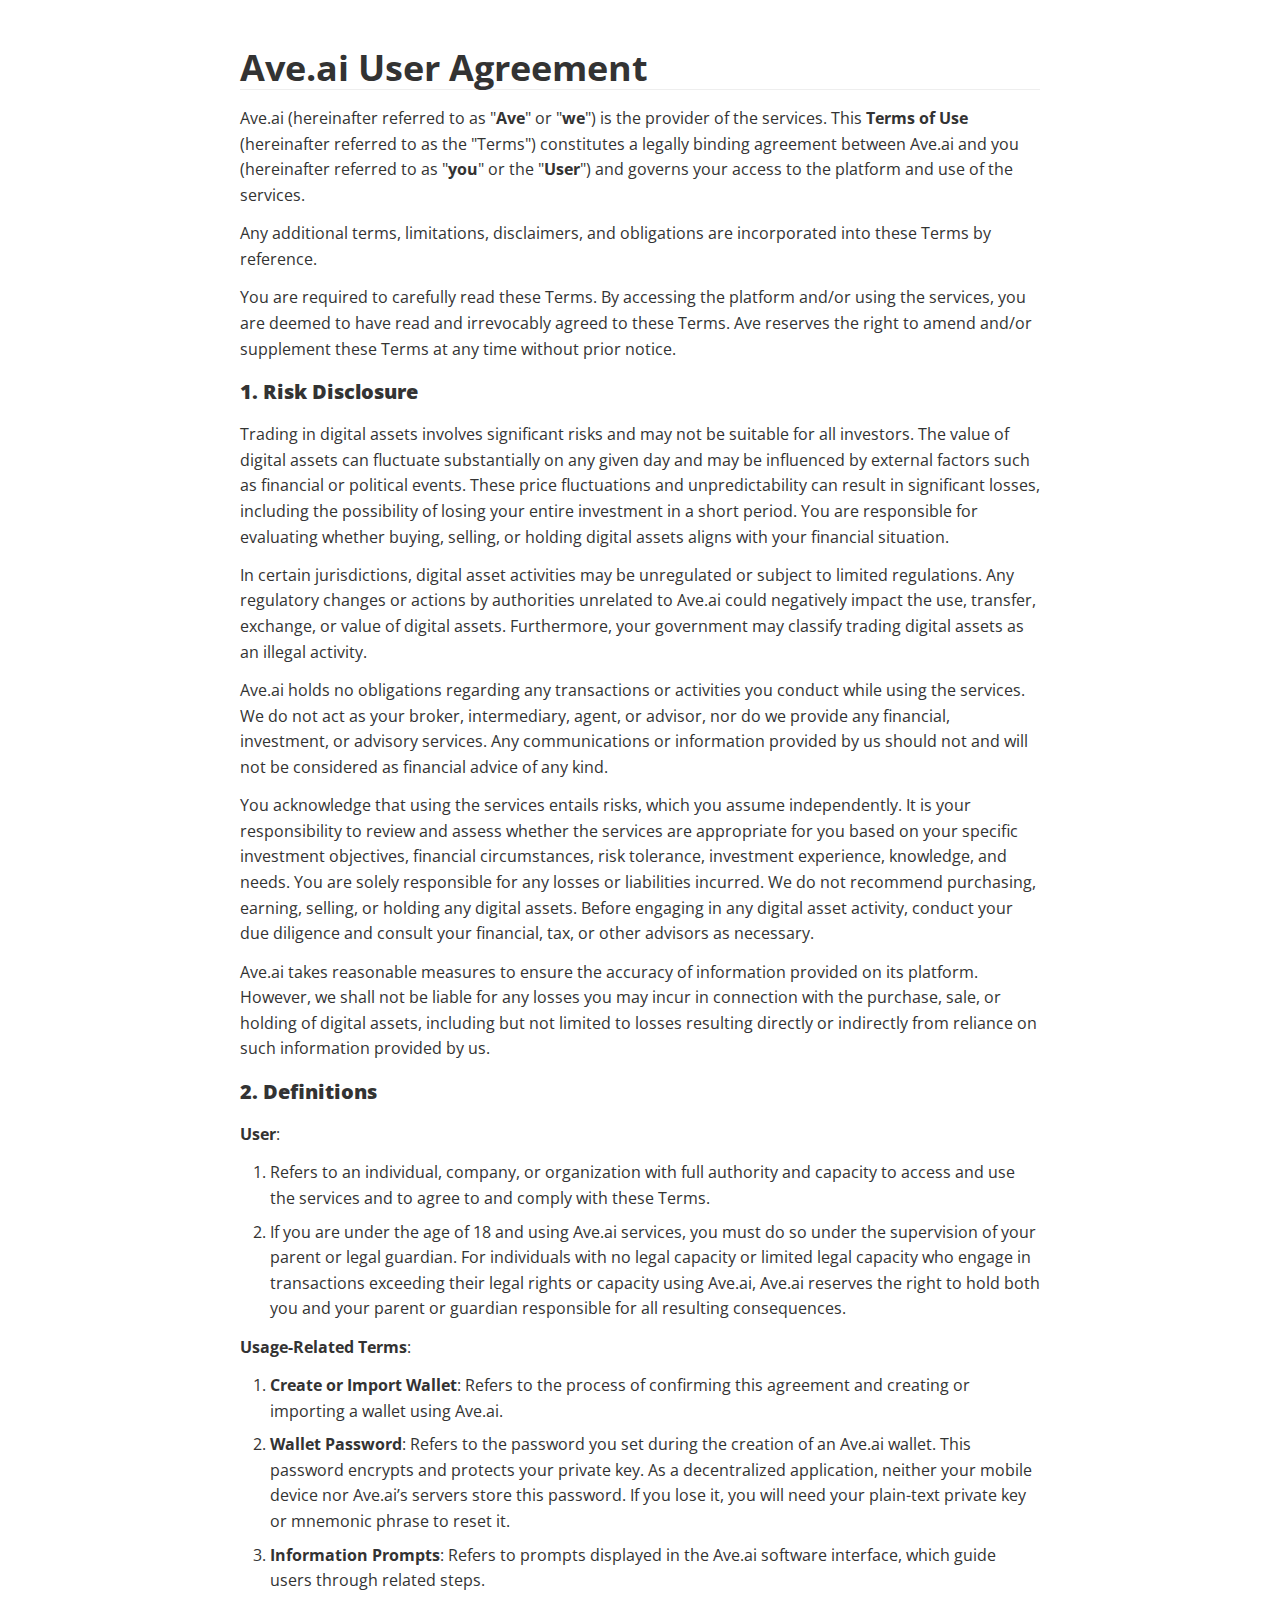
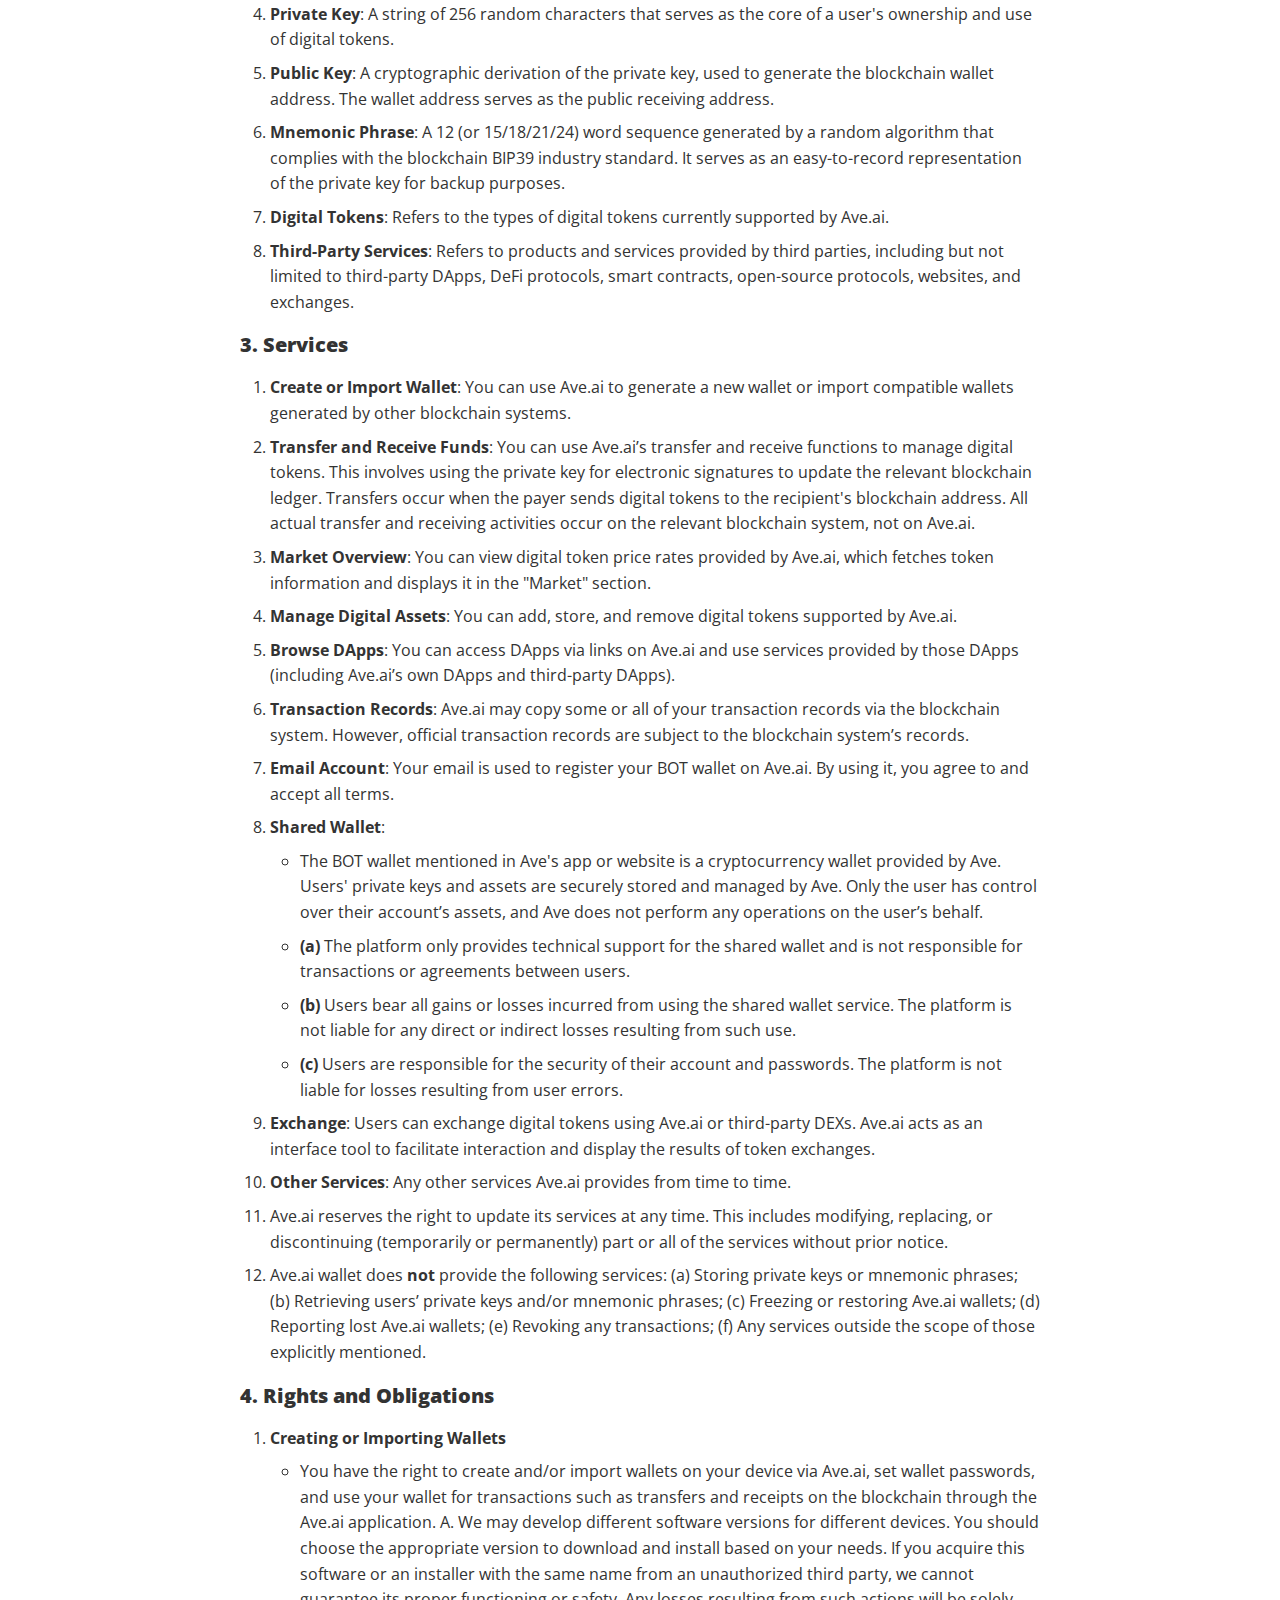
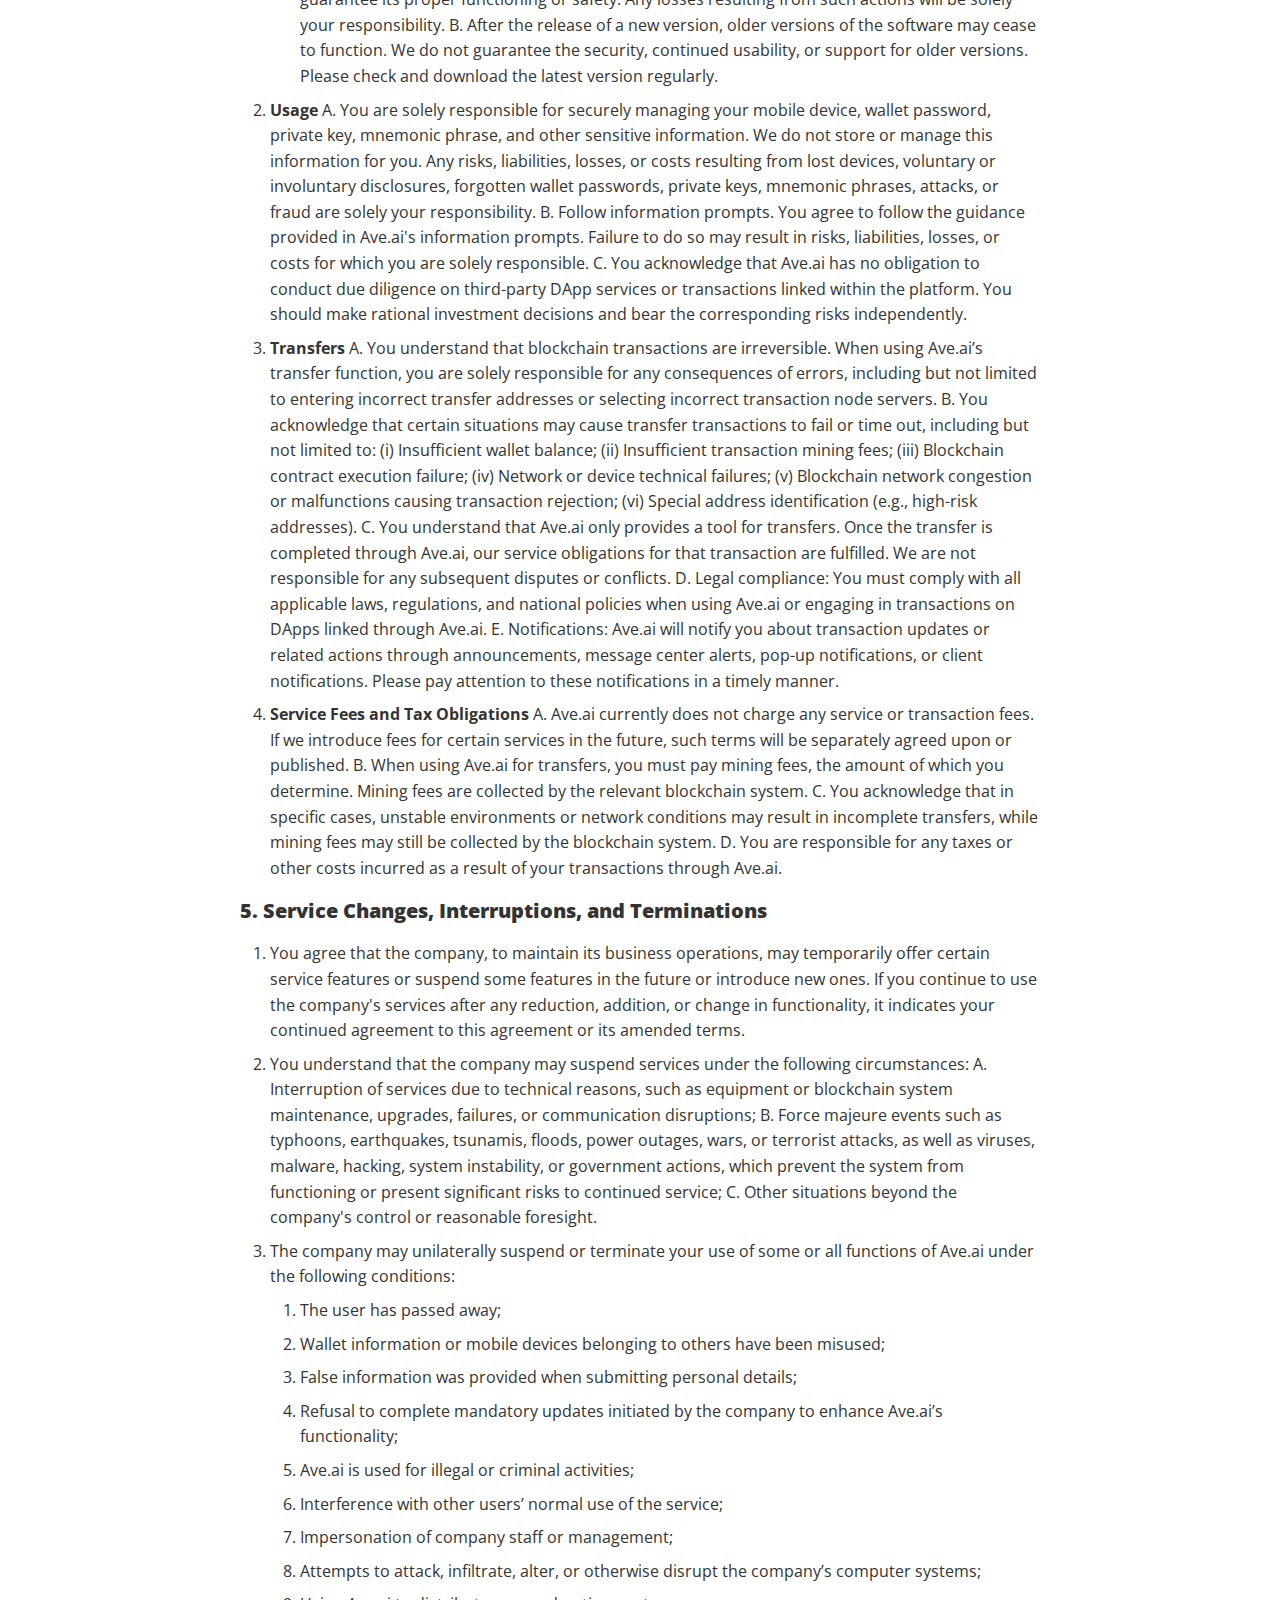
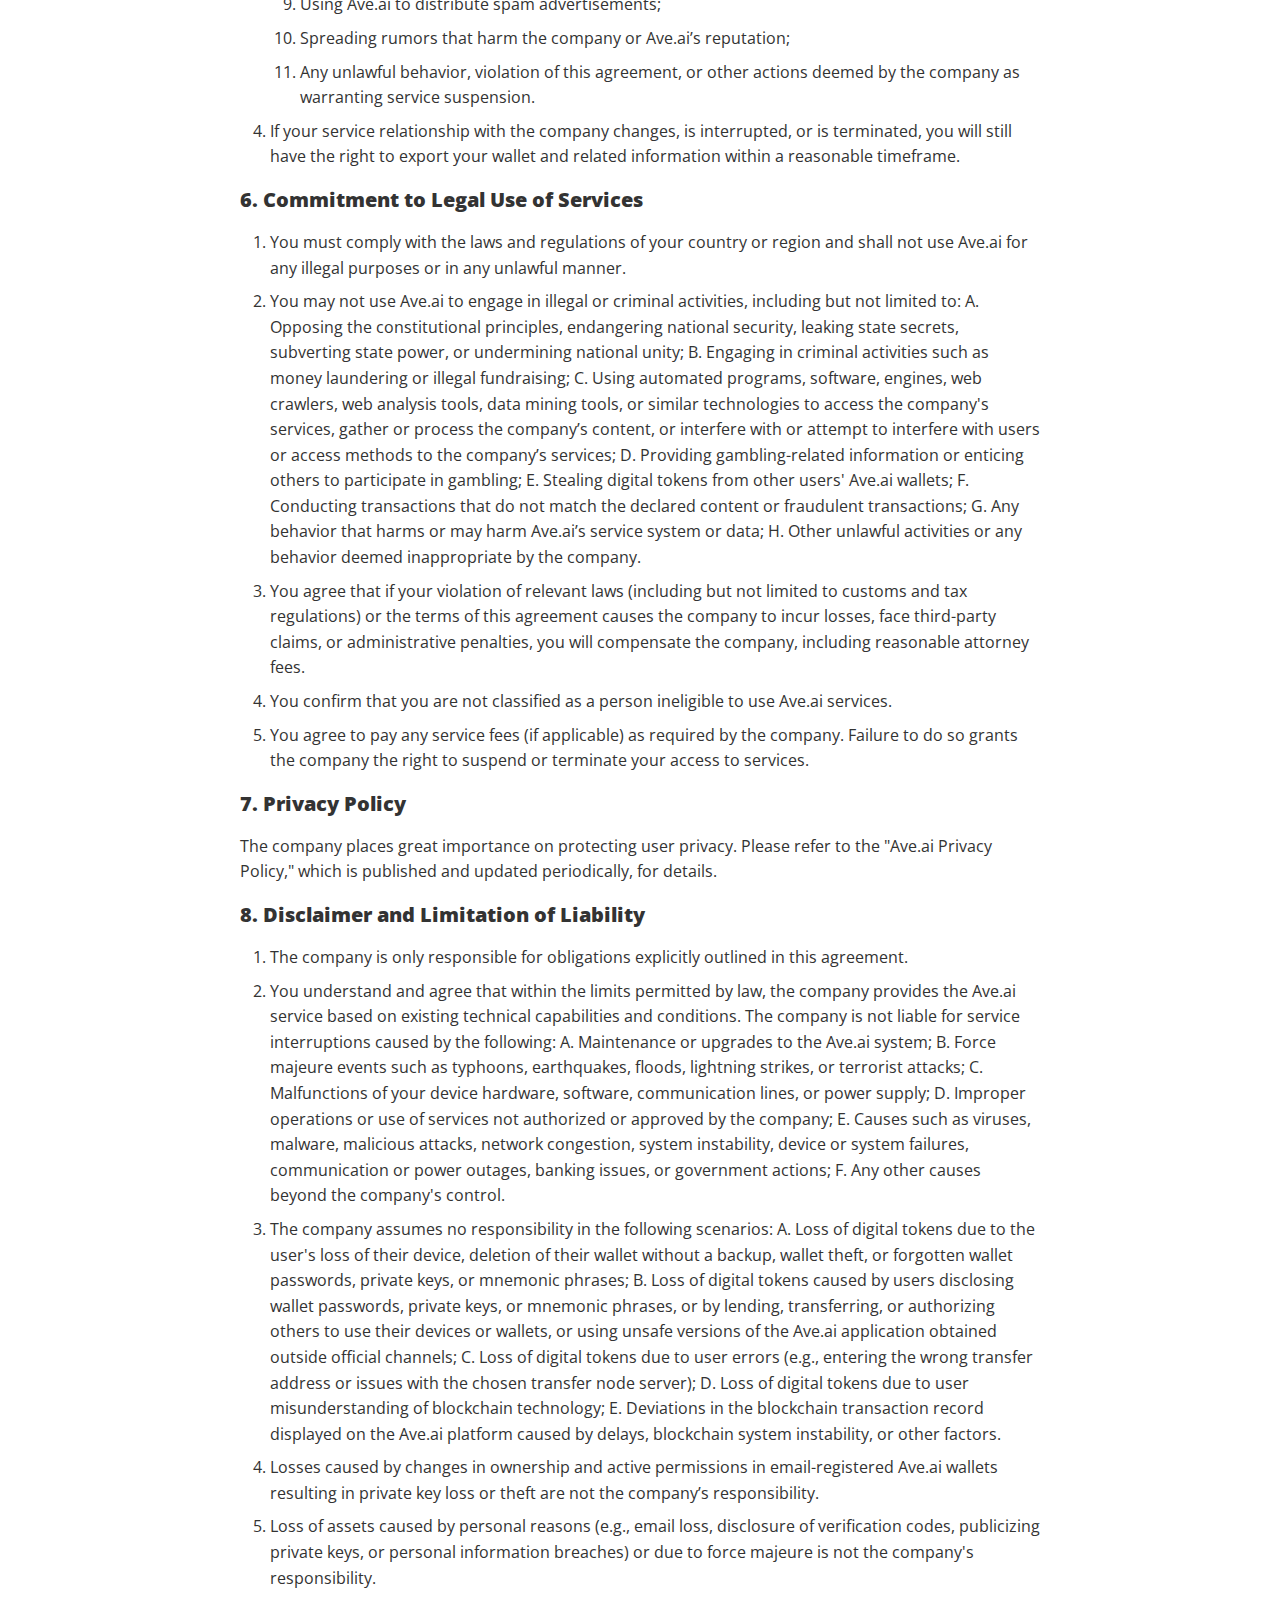
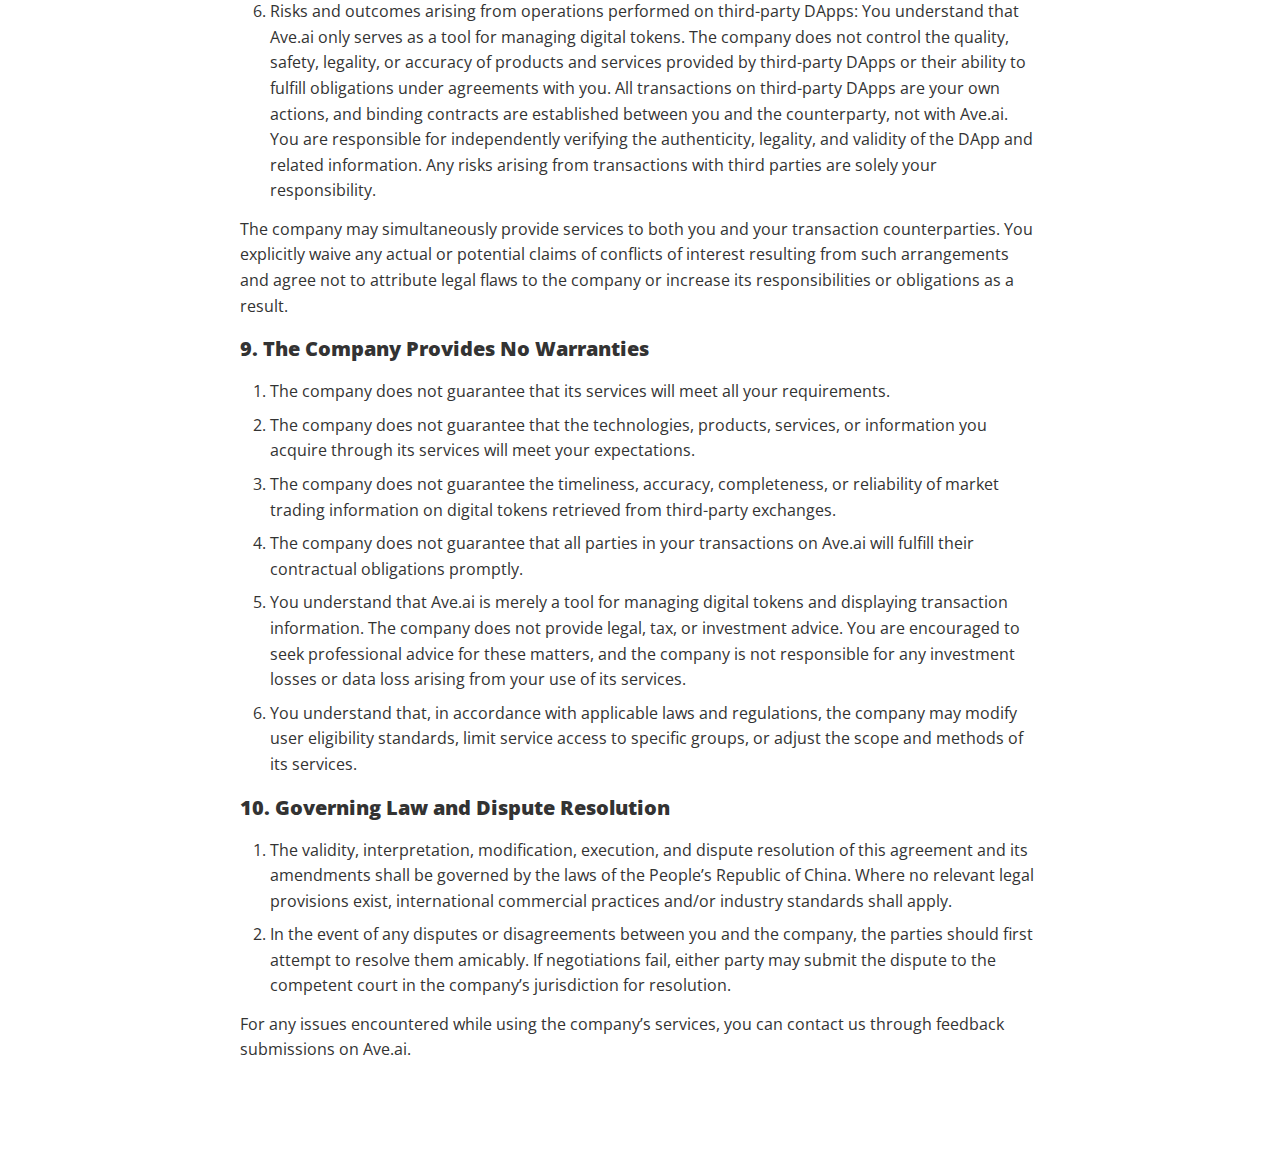
<file: user_agreement.html>
<!doctype html>
<html>
<head>
<meta charset='UTF-8'><meta name='viewport' content='width=device-width initial-scale=1'>
<title>Ave.ai User Agreement</title>

<link href='https://fonts.googleapis.com/css?family=Open+Sans:400italic,700italic,700,400&subset=latin,latin-ext' rel='stylesheet' type='text/css' /><style type='text/css'>html {overflow-x: initial !important;}:root { --bg-color: #ffffff; --text-color: #333333; --select-text-bg-color: #B5D6FC; --select-text-font-color: auto; --monospace: "Lucida Console",Consolas,"Courier",monospace; --title-bar-height: 20px; }
.mac-os-11 { --title-bar-height: 28px; }
html { font-size: 14px; background-color: var(--bg-color); color: var(--text-color); font-family: "Helvetica Neue", Helvetica, Arial, sans-serif; -webkit-font-smoothing: antialiased; }
h1, h2, h3, h4, h5 { white-space: pre-wrap; }
body { margin: 0px; padding: 0px; height: auto; inset: 0px; font-size: 1rem; line-height: 1.428571; overflow-x: hidden; background: inherit; tab-size: 4; }
iframe { margin: auto; }
a.url { word-break: break-all; }
a:active, a:hover { outline: 0px; }
.in-text-selection, ::selection { text-shadow: none; background: var(--select-text-bg-color); color: var(--select-text-font-color); }
#write { margin: 0px auto; height: auto; width: inherit; word-break: normal; overflow-wrap: break-word; position: relative; white-space: normal; overflow-x: visible; padding-top: 36px; }
#write.first-line-indent p { text-indent: 2em; }
#write.first-line-indent li p, #write.first-line-indent p * { text-indent: 0px; }
#write.first-line-indent li { margin-left: 2em; }
.for-image #write { padding-left: 8px; padding-right: 8px; }
body.typora-export { padding-left: 30px; padding-right: 30px; }
.typora-export .footnote-line, .typora-export li, .typora-export p { white-space: pre-wrap; }
.typora-export .task-list-item input { pointer-events: none; }
@media screen and (max-width: 500px) {
  body.typora-export { padding-left: 0px; padding-right: 0px; }
  #write { padding-left: 20px; padding-right: 20px; }
}
#write li > figure:last-child { margin-bottom: 0.5rem; }
#write ol, #write ul { position: relative; }
img { max-width: 100%; vertical-align: middle; image-orientation: from-image; }
button, input, select, textarea { color: inherit; font-style: inherit; font-variant-caps: inherit; font-weight: inherit; font-stretch: inherit; font-size: inherit; line-height: inherit; font-family: inherit; font-size-adjust: inherit; font-kerning: inherit; font-variant-alternates: inherit; font-variant-ligatures: inherit; font-variant-numeric: inherit; font-variant-east-asian: inherit; font-variant-position: inherit; font-feature-settings: inherit; font-optical-sizing: inherit; font-variation-settings: inherit; }
input[type="checkbox"], input[type="radio"] { line-height: normal; padding: 0px; }
*, ::after, ::before { box-sizing: border-box; }
#write h1, #write h2, #write h3, #write h4, #write h5, #write h6, #write p, #write pre { width: inherit; }
#write h1, #write h2, #write h3, #write h4, #write h5, #write h6, #write p { position: relative; }
p { line-height: inherit; }
h1, h2, h3, h4, h5, h6 { break-after: avoid-page; break-inside: avoid; orphans: 4; }
p { orphans: 4; }
h1 { font-size: 2rem; }
h2 { font-size: 1.8rem; }
h3 { font-size: 1.6rem; }
h4 { font-size: 1.4rem; }
h5 { font-size: 1.2rem; }
h6 { font-size: 1rem; }
.md-math-block, .md-rawblock, h1, h2, h3, h4, h5, h6, p { margin-top: 1rem; margin-bottom: 1rem; }
.hidden { display: none; }
.md-blockmeta { color: rgb(204, 204, 204); font-weight: 700; font-style: italic; }
a { cursor: pointer; }
sup.md-footnote { padding: 2px 4px; background-color: rgba(238, 238, 238, 0.7); color: rgb(85, 85, 85); border-radius: 4px; cursor: pointer; }
sup.md-footnote a, sup.md-footnote a:hover { color: inherit; text-transform: inherit; text-decoration: inherit; }
#write input[type="checkbox"] { cursor: pointer; width: inherit; height: inherit; }
figure { overflow-x: auto; margin: 1.2em 0px; max-width: calc(100% + 16px); padding: 0px; }
figure > table { margin: 0px; }
thead, tr { break-inside: avoid; break-after: auto; }
thead { display: table-header-group; }
table { border-collapse: collapse; border-spacing: 0px; width: 100%; overflow: auto; break-inside: auto; text-align: left; }
table.md-table td { min-width: 32px; }
.CodeMirror-gutters { border-right-width: 0px; border-right-style: none; border-right-color: currentcolor; background-color: inherit; }
.CodeMirror-linenumber { -webkit-user-select: none; }
.CodeMirror { text-align: left; }
.CodeMirror-placeholder { opacity: 0.3; }
.CodeMirror pre { padding: 0px 4px; }
.CodeMirror-lines { padding: 0px; }
div.hr:focus { cursor: none; }
#write pre { white-space: pre-wrap; }
#write.fences-no-line-wrapping pre { white-space: pre; }
#write pre.ty-contain-cm { white-space: normal; }
.CodeMirror-gutters { margin-right: 4px; }
.md-fences { font-size: 0.9rem; display: block; break-inside: avoid; text-align: left; overflow: visible; white-space: pre; background: inherit; position: relative !important; }
.md-fences-adv-panel { width: 100%; margin-top: 10px; text-align: center; padding-top: 0px; padding-bottom: 8px; overflow-x: auto; }
#write .md-fences.mock-cm { white-space: pre-wrap; }
.md-fences.md-fences-with-lineno { padding-left: 0px; }
#write.fences-no-line-wrapping .md-fences.mock-cm { white-space: pre; overflow-x: auto; }
.md-fences.mock-cm.md-fences-with-lineno { padding-left: 8px; }
.CodeMirror-line, twitterwidget { break-inside: avoid; }
svg { break-inside: avoid; }
.footnotes { opacity: 0.8; font-size: 0.9rem; margin-top: 1em; margin-bottom: 1em; }
.footnotes + .footnotes { margin-top: 0px; }
.md-reset { margin: 0px; padding: 0px; border: 0px; outline: 0px; vertical-align: top; background: 0px 0px; text-decoration: none; text-shadow: none; float: none; position: static; width: auto; height: auto; white-space: nowrap; cursor: inherit; line-height: normal; font-weight: 400; text-align: left; box-sizing: content-box; direction: ltr; }
li div { padding-top: 0px; }
blockquote { margin: 1rem 0px; }
li .mathjax-block, li p { margin: 0.5rem 0px; }
li blockquote { margin: 1rem 0px; }
li { margin: 0px; position: relative; }
blockquote > :last-child { margin-bottom: 0px; }
blockquote > :first-child, li > :first-child { margin-top: 0px; }
.footnotes-area { color: rgb(136, 136, 136); margin-top: 0.714rem; padding-bottom: 0.143rem; white-space: normal; }
#write .footnote-line { white-space: pre-wrap; }
@media print {
  body, html { border: 1px solid transparent; height: 99%; break-after: avoid; break-before: avoid; font-variant-ligatures: no-common-ligatures; }
  #write { margin-top: 0px; border-color: transparent !important; padding-top: 0px !important; padding-bottom: 0px !important; }
  .typora-export * { print-color-adjust: exact; }
  .typora-export #write { break-after: avoid; }
  .typora-export #write::after { height: 0px; }
  .is-mac table { break-inside: avoid; }
  #write > p:nth-child(1) { margin-top: 0px; }
  .typora-export-show-outline .typora-export-sidebar { display: none; }
  figure { overflow-x: visible; }
}
.footnote-line { margin-top: 0.714em; font-size: 0.7em; }
a img, img a { cursor: pointer; }
pre.md-meta-block { font-size: 0.8rem; min-height: 0.8rem; white-space: pre-wrap; background: rgb(204, 204, 204); display: block; overflow-x: hidden; }
p > .md-image:only-child:not(.md-img-error) img, p > img:only-child { display: block; margin: auto; }
#write.first-line-indent p > .md-image:only-child:not(.md-img-error) img { left: -2em; position: relative; }
p > .md-image:only-child { display: inline-block; width: 100%; }
#write .MathJax_Display { margin: 0.8em 0px 0px; }
.md-math-block { width: 100%; }
.md-math-block:not(:empty)::after { display: none; }
.MathJax_ref { fill: currentcolor; }
[contenteditable="true"]:active, [contenteditable="true"]:focus, [contenteditable="false"]:active, [contenteditable="false"]:focus { outline: 0px; box-shadow: none; }
.md-task-list-item { position: relative; list-style-type: none; }
.task-list-item.md-task-list-item { padding-left: 0px; }
.md-task-list-item > input { position: absolute; top: 0px; left: 0px; margin-left: -1.2em; margin-top: calc(1em - 10px); border: medium; }
.math { font-size: 1rem; }
.md-toc { min-height: 3.58rem; position: relative; font-size: 0.9rem; border-radius: 10px; }
.md-toc-content { position: relative; margin-left: 0px; }
.md-toc-content::after, .md-toc::after { display: none; }
.md-toc-item { display: block; color: rgb(65, 131, 196); }
.md-toc-item a { text-decoration: none; }
.md-toc-inner:hover { text-decoration: underline; }
.md-toc-inner { display: inline-block; cursor: pointer; }
.md-toc-h1 .md-toc-inner { margin-left: 0px; font-weight: 700; }
.md-toc-h2 .md-toc-inner { margin-left: 2em; }
.md-toc-h3 .md-toc-inner { margin-left: 4em; }
.md-toc-h4 .md-toc-inner { margin-left: 6em; }
.md-toc-h5 .md-toc-inner { margin-left: 8em; }
.md-toc-h6 .md-toc-inner { margin-left: 10em; }
@media screen and (max-width: 48em) {
  .md-toc-h3 .md-toc-inner { margin-left: 3.5em; }
  .md-toc-h4 .md-toc-inner { margin-left: 5em; }
  .md-toc-h5 .md-toc-inner { margin-left: 6.5em; }
  .md-toc-h6 .md-toc-inner { margin-left: 8em; }
}
a.md-toc-inner { font-size: inherit; font-style: inherit; font-weight: inherit; line-height: inherit; }
.footnote-line a:not(.reversefootnote) { color: inherit; }
.reversefootnote { font-family: ui-monospace, sans-serif; }
.md-attr { display: none; }
.md-fn-count::after { content: "."; }
code, pre, samp, tt { font-family: var(--monospace); }
kbd { margin: 0px 0.1em; padding: 0.1em 0.6em; font-size: 0.8em; color: rgb(36, 39, 41); background: rgb(255, 255, 255); border: 1px solid rgb(173, 179, 185); border-radius: 3px; box-shadow: rgba(12, 13, 14, 0.2) 0px 1px 0px, rgb(255, 255, 255) 0px 0px 0px 2px inset; white-space: nowrap; vertical-align: middle; }
.md-comment { color: rgb(162, 127, 3); opacity: 0.6; font-family: var(--monospace); }
code { text-align: left; vertical-align: initial; }
a.md-print-anchor { white-space: pre !important; border-width: medium !important; border-style: none !important; border-color: currentcolor !important; display: inline-block !important; position: absolute !important; width: 1px !important; right: 0px !important; outline: 0px !important; background: 0px 0px !important; text-decoration: initial !important; text-shadow: initial !important; }
.os-windows.monocolor-emoji .md-emoji { font-family: "Segoe UI Symbol", sans-serif; }
.md-diagram-panel > svg { max-width: 100%; }
[lang="flow"] svg, [lang="mermaid"] svg { max-width: 100%; height: auto; }
[lang="mermaid"] .node text { font-size: 1rem; }
table tr th { border-bottom-width: 0px; border-bottom-style: none; border-bottom-color: currentcolor; }
video { max-width: 100%; display: block; margin: 0px auto; }
iframe { max-width: 100%; width: 100%; border: medium; }
.highlight td, .highlight tr { border: 0px; }
mark { background: rgb(255, 255, 0); color: rgb(0, 0, 0); }
.md-html-inline .md-plain, .md-html-inline strong, mark .md-inline-math, mark strong { color: inherit; }
.md-expand mark .md-meta { opacity: 0.3 !important; }
mark .md-meta { color: rgb(0, 0, 0); }
@media print {
  .typora-export h1, .typora-export h2, .typora-export h3, .typora-export h4, .typora-export h5, .typora-export h6 { break-inside: avoid; }
}
.md-diagram-panel .messageText { stroke: none !important; }
.md-diagram-panel .start-state { fill: var(--node-fill); }
.md-diagram-panel .edgeLabel rect { opacity: 1 !important; }
.md-fences.md-fences-math { font-size: 1em; }
.md-fences-advanced:not(.md-focus) { padding: 0px; white-space: nowrap; border: 0px; }
.md-fences-advanced:not(.md-focus) { background: inherit; }
.typora-export-show-outline .typora-export-content { max-width: 1440px; margin: auto; display: flex; flex-direction: row; }
.typora-export-sidebar { width: 300px; font-size: 0.8rem; margin-top: 80px; margin-right: 18px; }
.typora-export-show-outline #write { --webkit-flex: 2; flex: 2 1 0%; }
.typora-export-sidebar .outline-content { position: fixed; top: 0px; max-height: 100%; overflow: hidden auto; padding-bottom: 30px; padding-top: 60px; width: 300px; }
@media screen and (max-width: 1024px) {
  .typora-export-sidebar, .typora-export-sidebar .outline-content { width: 240px; }
}
@media screen and (max-width: 800px) {
  .typora-export-sidebar { display: none; }
}
.outline-content li, .outline-content ul { margin-left: 0px; margin-right: 0px; padding-left: 0px; padding-right: 0px; list-style: none; overflow-wrap: anywhere; }
.outline-content ul { margin-top: 0px; margin-bottom: 0px; }
.outline-content strong { font-weight: 400; }
.outline-expander { width: 1rem; height: 1.428571rem; position: relative; display: table-cell; vertical-align: middle; cursor: pointer; padding-left: 4px; }
.outline-expander::before { content: ""; position: relative; font-family: Ionicons; display: inline-block; font-size: 8px; vertical-align: middle; }
.outline-item { padding-top: 3px; padding-bottom: 3px; cursor: pointer; }
.outline-expander:hover::before { content: ""; }
.outline-h1 > .outline-item { padding-left: 0px; }
.outline-h2 > .outline-item { padding-left: 1em; }
.outline-h3 > .outline-item { padding-left: 2em; }
.outline-h4 > .outline-item { padding-left: 3em; }
.outline-h5 > .outline-item { padding-left: 4em; }
.outline-h6 > .outline-item { padding-left: 5em; }
.outline-label { cursor: pointer; display: table-cell; vertical-align: middle; text-decoration: none; color: inherit; }
.outline-label:hover { text-decoration: underline; }
.outline-item:hover { border-color: rgb(245, 245, 245); background-color: var(--item-hover-bg-color); }
.outline-item:hover { margin-left: -28px; margin-right: -28px; border-left-width: 28px; border-left-style: solid; border-left-color: transparent; border-right-width: 28px; border-right-style: solid; border-right-color: transparent; }
.outline-item-single .outline-expander::before, .outline-item-single .outline-expander:hover::before { display: none; }
.outline-item-open > .outline-item > .outline-expander::before { content: ""; }
.outline-children { display: none; }
.info-panel-tab-wrapper { display: none; }
.outline-item-open > .outline-children { display: block; }
.typora-export .outline-item { padding-top: 1px; padding-bottom: 1px; }
.typora-export .outline-item:hover { margin-right: -8px; border-right-width: 8px; border-right-style: solid; border-right-color: transparent; }
.typora-export .outline-expander::before { content: "+"; font-family: inherit; top: -1px; }
.typora-export .outline-expander:hover::before, .typora-export .outline-item-open > .outline-item > .outline-expander::before { content: "−"; }
.typora-export-collapse-outline .outline-children { display: none; }
.typora-export-collapse-outline .outline-item-open > .outline-children, .typora-export-no-collapse-outline .outline-children { display: block; }
.typora-export-no-collapse-outline .outline-expander::before { content: "" !important; }
.typora-export-show-outline .outline-item-active > .outline-item .outline-label { font-weight: 700; }
.md-inline-math-container mjx-container { zoom: 0.95; }
mjx-container { break-inside: avoid; }


:root {
    --side-bar-bg-color: #fafafa;
    --control-text-color: #777;
}

@include-when-export url(https://fonts.googleapis.com/css?family=Open+Sans:400italic,700italic,700,400&subset=latin,latin-ext);

/* open-sans-regular - latin-ext_latin */
  /* open-sans-italic - latin-ext_latin */
    /* open-sans-700 - latin-ext_latin */
    /* open-sans-700italic - latin-ext_latin */
  html {
    font-size: 16px;
    -webkit-font-smoothing: antialiased;
}

body {
    font-family: "Open Sans","Clear Sans", "Helvetica Neue", Helvetica, Arial, 'Segoe UI Emoji', sans-serif;
    color: rgb(51, 51, 51);
    line-height: 1.6;
}

#write {
    max-width: 860px;
  	margin: 0 auto;
  	padding: 30px;
    padding-bottom: 100px;
}

@media only screen and (min-width: 1400px) {
	#write {
		max-width: 1024px;
	}
}

@media only screen and (min-width: 1800px) {
	#write {
		max-width: 1200px;
	}
}

#write > ul:first-child,
#write > ol:first-child{
    margin-top: 30px;
}

a {
    color: #4183C4;
}
h1,
h2,
h3,
h4,
h5,
h6 {
    position: relative;
    margin-top: 1rem;
    margin-bottom: 1rem;
    font-weight: bold;
    line-height: 1.4;
    cursor: text;
}
h1:hover a.anchor,
h2:hover a.anchor,
h3:hover a.anchor,
h4:hover a.anchor,
h5:hover a.anchor,
h6:hover a.anchor {
    text-decoration: none;
}
h1 tt,
h1 code {
    font-size: inherit;
}
h2 tt,
h2 code {
    font-size: inherit;
}
h3 tt,
h3 code {
    font-size: inherit;
}
h4 tt,
h4 code {
    font-size: inherit;
}
h5 tt,
h5 code {
    font-size: inherit;
}
h6 tt,
h6 code {
    font-size: inherit;
}
h1 {
    font-size: 2.25em;
    line-height: 1.2;
    border-bottom: 1px solid #eee;
}
h2 {
    font-size: 1.75em;
    line-height: 1.225;
    border-bottom: 1px solid #eee;
}

/*@media print {
    .typora-export h1,
    .typora-export h2 {
        border-bottom: none;
        padding-bottom: initial;
    }

    .typora-export h1::after,
    .typora-export h2::after {
        content: "";
        display: block;
        height: 100px;
        margin-top: -96px;
        border-top: 1px solid #eee;
    }
}*/

h3 {
    font-size: 1.5em;
    line-height: 1.43;
}
h4 {
    font-size: 1.25em;
}
h5 {
    font-size: 1em;
}
h6 {
   font-size: 1em;
    color: #777;
}
p,
blockquote,
ul,
ol,
dl,
table{
    margin: 0.8em 0;
}
li>ol,
li>ul {
    margin: 0 0;
}
hr {
    height: 2px;
    padding: 0;
    margin: 16px 0;
    background-color: #e7e7e7;
    border: 0 none;
    overflow: hidden;
    box-sizing: content-box;
}

li p.first {
    display: inline-block;
}
ul,
ol {
    padding-left: 30px;
}
ul:first-child,
ol:first-child {
    margin-top: 0;
}
ul:last-child,
ol:last-child {
    margin-bottom: 0;
}
blockquote {
    border-left: 4px solid #dfe2e5;
    padding: 0 15px;
    color: #777777;
}
blockquote blockquote {
    padding-right: 0;
}
table {
    padding: 0;
    word-break: initial;
}
table tr {
    border: 1px solid #dfe2e5;
    margin: 0;
    padding: 0;
}
table tr:nth-child(2n),
thead {
    background-color: #f8f8f8;
}
table th {
    font-weight: bold;
    border: 1px solid #dfe2e5;
    border-bottom: 0;
    margin: 0;
    padding: 6px 13px;
}
table td {
    border: 1px solid #dfe2e5;
    margin: 0;
    padding: 6px 13px;
}
table th:first-child,
table td:first-child {
    margin-top: 0;
}
table th:last-child,
table td:last-child {
    margin-bottom: 0;
}

.CodeMirror-lines {
    padding-left: 4px;
}

.code-tooltip {
    box-shadow: 0 1px 1px 0 rgba(0,28,36,.3);
    border-top: 1px solid #eef2f2;
}

.md-fences,
code,
tt {
    border: 1px solid #e7eaed;
    background-color: #f8f8f8;
    border-radius: 3px;
    padding: 0;
    padding: 2px 4px 0px 4px;
    font-size: 0.9em;
}

code {
    background-color: #f3f4f4;
    padding: 0 2px 0 2px;
}

.md-fences {
    margin-bottom: 15px;
    margin-top: 15px;
    padding-top: 8px;
    padding-bottom: 6px;
}


.md-task-list-item > input {
  margin-left: -1.3em;
}

@media print {
    html {
        font-size: 13px;
    }
    pre {
        page-break-inside: avoid;
        word-wrap: break-word;
    }
}

.md-fences {
	background-color: #f8f8f8;
}
#write pre.md-meta-block {
	padding: 1rem;
    font-size: 85%;
    line-height: 1.45;
    background-color: #f7f7f7;
    border: 0;
    border-radius: 3px;
    color: #777777;
    margin-top: 0 !important;
}

.mathjax-block>.code-tooltip {
	bottom: .375rem;
}

.md-mathjax-midline {
    background: #fafafa;
}

#write>h3.md-focus:before{
	left: -1.5625rem;
	top: .375rem;
}
#write>h4.md-focus:before{
	left: -1.5625rem;
	top: .285714286rem;
}
#write>h5.md-focus:before{
	left: -1.5625rem;
	top: .285714286rem;
}
#write>h6.md-focus:before{
	left: -1.5625rem;
	top: .285714286rem;
}
.md-image>.md-meta {
    /*border: 1px solid #ddd;*/
    border-radius: 3px;
    padding: 2px 0px 0px 4px;
    font-size: 0.9em;
    color: inherit;
}

.md-tag {
    color: #a7a7a7;
    opacity: 1;
}

.md-toc { 
    margin-top:20px;
    padding-bottom:20px;
}

.sidebar-tabs {
    border-bottom: none;
}

#typora-quick-open {
    border: 1px solid #ddd;
    background-color: #f8f8f8;
}

#typora-quick-open-item {
    background-color: #FAFAFA;
    border-color: #FEFEFE #e5e5e5 #e5e5e5 #eee;
    border-style: solid;
    border-width: 1px;
}

/** focus mode */
.on-focus-mode blockquote {
    border-left-color: rgba(85, 85, 85, 0.12);
}

header, .context-menu, .megamenu-content, footer{
    font-family: "Segoe UI", "Arial", sans-serif;
}

.file-node-content:hover .file-node-icon,
.file-node-content:hover .file-node-open-state{
    visibility: visible;
}

.mac-seamless-mode #typora-sidebar {
    background-color: #fafafa;
    background-color: var(--side-bar-bg-color);
}

.md-lang {
    color: #b4654d;
}

/*.html-for-mac {
    --item-hover-bg-color: #E6F0FE;
}*/

#md-notification .btn {
    border: 0;
}

.dropdown-menu .divider {
    border-color: #e5e5e5;
    opacity: 0.4;
}

.ty-preferences .window-content {
    background-color: #fafafa;
}

.ty-preferences .nav-group-item.active {
    color: white;
    background: #999;
}

.menu-item-container a.menu-style-btn {
    background-color: #f5f8fa;
    background-image: linear-gradient( 180deg , hsla(0, 0%, 100%, 0.8), hsla(0, 0%, 100%, 0)); 
}


 @media print { @page {margin: 0 0 0 0;} body.typora-export {padding-left: 0; padding-right: 0;} #write {padding:0;}}
</style><title>Ave.ai User Agreement</title>
</head>
<body class='typora-export'><div class='typora-export-content'>
<div id='write'  class=''><h1 id='aveai-user-agreement'><span>Ave.ai User Agreement</span></h1><p><span>Ave.ai (hereinafter referred to as &quot;</span><strong><span>Ave</span></strong><span>&quot; or &quot;</span><strong><span>we</span></strong><span>&quot;) is the provider of the services. This </span><strong><span>Terms of Use</span></strong><span> (hereinafter referred to as the &quot;Terms&quot;) constitutes a legally binding agreement between Ave.ai and you (hereinafter referred to as &quot;</span><strong><span>you</span></strong><span>&quot; or the &quot;</span><strong><span>User</span></strong><span>&quot;) and governs your access to the platform and use of the services.</span></p><p><span>Any additional terms, limitations, disclaimers, and obligations are incorporated into these Terms by reference.</span></p><p><span>You are required to carefully read these Terms. By accessing the platform and/or using the services, you are deemed to have read and irrevocably agreed to these Terms. Ave reserves the right to amend and/or supplement these Terms at any time without prior notice.</span></p><h4 id='1-risk-disclosure'><strong><span>1. Risk Disclosure</span></strong></h4><p><span>Trading in digital assets involves significant risks and may not be suitable for all investors. The value of digital assets can fluctuate substantially on any given day and may be influenced by external factors such as financial or political events. These price fluctuations and unpredictability can result in significant losses, including the possibility of losing your entire investment in a short period. You are responsible for evaluating whether buying, selling, or holding digital assets aligns with your financial situation.</span></p><p><span>In certain jurisdictions, digital asset activities may be unregulated or subject to limited regulations. Any regulatory changes or actions by authorities unrelated to Ave.ai could negatively impact the use, transfer, exchange, or value of digital assets. Furthermore, your government may classify trading digital assets as an illegal activity.</span></p><p><span>Ave.ai holds no obligations regarding any transactions or activities you conduct while using the services. We do not act as your broker, intermediary, agent, or advisor, nor do we provide any financial, investment, or advisory services. Any communications or information provided by us should not and will not be considered as financial advice of any kind.</span></p><p><span>You acknowledge that using the services entails risks, which you assume independently. It is your responsibility to review and assess whether the services are appropriate for you based on your specific investment objectives, financial circumstances, risk tolerance, investment experience, knowledge, and needs. You are solely responsible for any losses or liabilities incurred. We do not recommend purchasing, earning, selling, or holding any digital assets. Before engaging in any digital asset activity, conduct your due diligence and consult your financial, tax, or other advisors as necessary.</span></p><p><span>Ave.ai takes reasonable measures to ensure the accuracy of information provided on its platform. However, we shall not be liable for any losses you may incur in connection with the purchase, sale, or holding of digital assets, including but not limited to losses resulting directly or indirectly from reliance on such information provided by us.</span></p><h4 id='2-definitions'><strong><span>2. Definitions</span></strong></h4><p><strong><span>User</span></strong><span>:</span></p><ol><li><p><span>Refers to an individual, company, or organization with full authority and capacity to access and use the services and to agree to and comply with these Terms.</span></p></li><li><p><span>If you are under the age of 18 and using Ave.ai services, you must do so under the supervision of your parent or legal guardian. For individuals with no legal capacity or limited legal capacity who engage in transactions exceeding their legal rights or capacity using Ave.ai, Ave.ai reserves the right to hold both you and your parent or guardian responsible for all resulting consequences.</span></p></li></ol><p><strong><span>Usage-Related Terms</span></strong><span>:</span></p><ol><li><p><strong><span>Create or Import Wallet</span></strong><span>: Refers to the process of confirming this agreement and creating or importing a wallet using Ave.ai.</span></p></li><li><p><strong><span>Wallet Password</span></strong><span>: Refers to the password you set during the creation of an Ave.ai wallet. This password encrypts and protects your private key. As a decentralized application, neither your mobile device nor Ave.ai’s servers store this password. If you lose it, you will need your plain-text private key or mnemonic phrase to reset it.</span></p></li><li><p><strong><span>Information Prompts</span></strong><span>: Refers to prompts displayed in the Ave.ai software interface, which guide users through related steps.</span></p></li><li><p><strong><span>Private Key</span></strong><span>: A string of 256 random characters that serves as the core of a user&#39;s ownership and use of digital tokens.</span></p></li><li><p><strong><span>Public Key</span></strong><span>: A cryptographic derivation of the private key, used to generate the blockchain wallet address. The wallet address serves as the public receiving address.</span></p></li><li><p><strong><span>Mnemonic Phrase</span></strong><span>: A 12 (or 15/18/21/24) word sequence generated by a random algorithm that complies with the blockchain BIP39 industry standard. It serves as an easy-to-record representation of the private key for backup purposes.</span></p></li><li><p><strong><span>Digital Tokens</span></strong><span>: Refers to the types of digital tokens currently supported by Ave.ai.</span></p></li><li><p><strong><span>Third-Party Services</span></strong><span>: Refers to products and services provided by third parties, including but not limited to third-party DApps, DeFi protocols, smart contracts, open-source protocols, websites, and exchanges.</span></p></li></ol><h4 id='3-services'><strong><span>3. Services</span></strong></h4><ol><li><p><strong><span>Create or Import Wallet</span></strong><span>: You can use Ave.ai to generate a new wallet or import compatible wallets generated by other blockchain systems.</span></p></li><li><p><strong><span>Transfer and Receive Funds</span></strong><span>: You can use Ave.ai’s transfer and receive functions to manage digital tokens. This involves using the private key for electronic signatures to update the relevant blockchain ledger. Transfers occur when the payer sends digital tokens to the recipient&#39;s blockchain address. All actual transfer and receiving activities occur on the relevant blockchain system, not on Ave.ai.</span></p></li><li><p><strong><span>Market Overview</span></strong><span>: You can view digital token price rates provided by Ave.ai, which fetches token information and displays it in the &quot;Market&quot; section.</span></p></li><li><p><strong><span>Manage Digital Assets</span></strong><span>: You can add, store, and remove digital tokens supported by Ave.ai.</span></p></li><li><p><strong><span>Browse DApps</span></strong><span>: You can access DApps via links on Ave.ai and use services provided by those DApps (including Ave.ai’s own DApps and third-party DApps).</span></p></li><li><p><strong><span>Transaction Records</span></strong><span>: Ave.ai may copy some or all of your transaction records via the blockchain system. However, official transaction records are subject to the blockchain system’s records.</span></p></li><li><p><strong><span>Email Account</span></strong><span>: Your email is used to register your BOT wallet on Ave.ai. By using it, you agree to and accept all terms.</span></p></li><li><p><strong><span>Shared Wallet</span></strong><span>:</span></p><ul><li><p><span>The BOT wallet mentioned in Ave&#39;s app or website is a cryptocurrency wallet provided by Ave. Users&#39; private keys and assets are securely stored and managed by Ave. Only the user has control over their account’s assets, and Ave does not perform any operations on the user’s behalf.</span></p></li><li><p><strong><span>(a)</span></strong><span> The platform only provides technical support for the shared wallet and is not responsible for transactions or agreements between users.</span></p></li><li><p><strong><span>(b)</span></strong><span> Users bear all gains or losses incurred from using the shared wallet service. The platform is not liable for any direct or indirect losses resulting from such use.</span></p></li><li><p><strong><span>(c)</span></strong><span> Users are responsible for the security of their account and passwords. The platform is not liable for losses resulting from user errors.</span></p></li></ul></li><li><p><strong><span>Exchange</span></strong><span>: Users can exchange digital tokens using Ave.ai or third-party DEXs. Ave.ai acts as an interface tool to facilitate interaction and display the results of token exchanges.</span></p></li><li><p><strong><span>Other Services</span></strong><span>: Any other services Ave.ai provides from time to time.</span></p></li><li><p><span>Ave.ai reserves the right to update its services at any time. This includes modifying, replacing, or discontinuing (temporarily or permanently) part or all of the services without prior notice.</span></p></li><li><p><span>Ave.ai wallet does </span><strong><span>not</span></strong><span> provide the following services: (a) Storing private keys or mnemonic phrases; (b) Retrieving users’ private keys and/or mnemonic phrases; (c) Freezing or restoring Ave.ai wallets; (d) Reporting lost Ave.ai wallets; (e) Revoking any transactions; (f) Any services outside the scope of those explicitly mentioned.</span></p></li></ol><h4 id='4-rights-and-obligations'><strong><span>4. Rights and Obligations</span></strong></h4><ol><li><p><strong><span>Creating or Importing Wallets</span></strong></p><ul><li><p><span>You have the right to create and/or import wallets on your device via Ave.ai, set wallet passwords, and use your wallet for transactions such as transfers and receipts on the blockchain through the Ave.ai application. A. We may develop different software versions for different devices. You should choose the appropriate version to download and install based on your needs. If you acquire this software or an installer with the same name from an unauthorized third party, we cannot guarantee its proper functioning or safety. Any losses resulting from such actions will be solely your responsibility. B. After the release of a new version, older versions of the software may cease to function. We do not guarantee the security, continued usability, or support for older versions. Please check and download the latest version regularly.</span></p></li></ul></li><li><p><strong><span>Usage</span></strong><span> A. You are solely responsible for securely managing your mobile device, wallet password, private key, mnemonic phrase, and other sensitive information. We do not store or manage this information for you. Any risks, liabilities, losses, or costs resulting from lost devices, voluntary or involuntary disclosures, forgotten wallet passwords, private keys, mnemonic phrases, attacks, or fraud are solely your responsibility. B. Follow information prompts. You agree to follow the guidance provided in Ave.ai&#39;s information prompts. Failure to do so may result in risks, liabilities, losses, or costs for which you are solely responsible. C. You acknowledge that Ave.ai has no obligation to conduct due diligence on third-party DApp services or transactions linked within the platform. You should make rational investment decisions and bear the corresponding risks independently.</span></p></li><li><p><strong><span>Transfers</span></strong><span> A. You understand that blockchain transactions are irreversible. When using Ave.ai’s transfer function, you are solely responsible for any consequences of errors, including but not limited to entering incorrect transfer addresses or selecting incorrect transaction node servers. B. You acknowledge that certain situations may cause transfer transactions to fail or time out, including but not limited to: (i) Insufficient wallet balance; (ii) Insufficient transaction mining fees; (iii) Blockchain contract execution failure; (iv) Network or device technical failures; (v) Blockchain network congestion or malfunctions causing transaction rejection; (vi) Special address identification (e.g., high-risk addresses). C. You understand that Ave.ai only provides a tool for transfers. Once the transfer is completed through Ave.ai, our service obligations for that transaction are fulfilled. We are not responsible for any subsequent disputes or conflicts. D. Legal compliance: You must comply with all applicable laws, regulations, and national policies when using Ave.ai or engaging in transactions on DApps linked through Ave.ai. E. Notifications: Ave.ai will notify you about transaction updates or related actions through announcements, message center alerts, pop-up notifications, or client notifications. Please pay attention to these notifications in a timely manner.</span></p></li><li><p><strong><span>Service Fees and Tax Obligations</span></strong><span> A. Ave.ai currently does not charge any service or transaction fees. If we introduce fees for certain services in the future, such terms will be separately agreed upon or published. B. When using Ave.ai for transfers, you must pay mining fees, the amount of which you determine. Mining fees are collected by the relevant blockchain system. C. You acknowledge that in specific cases, unstable environments or network conditions may result in incomplete transfers, while mining fees may still be collected by the blockchain system. D. You are responsible for any taxes or other costs incurred as a result of your transactions through Ave.ai.</span></p></li></ol><h4 id='5-service-changes-interruptions-and-terminations'><strong><span>5. Service Changes, Interruptions, and Terminations</span></strong></h4><ol><li><p><span>You agree that the company, to maintain its business operations, may temporarily offer certain service features or suspend some features in the future or introduce new ones. If you continue to use the company&#39;s services after any reduction, addition, or change in functionality, it indicates your continued agreement to this agreement or its amended terms.</span></p></li><li><p><span>You understand that the company may suspend services under the following circumstances: A. Interruption of services due to technical reasons, such as equipment or blockchain system maintenance, upgrades, failures, or communication disruptions; B. Force majeure events such as typhoons, earthquakes, tsunamis, floods, power outages, wars, or terrorist attacks, as well as viruses, malware, hacking, system instability, or government actions, which prevent the system from functioning or present significant risks to continued service; C. Other situations beyond the company&#39;s control or reasonable foresight.</span></p></li><li><p><span>The company may unilaterally suspend or terminate your use of some or all functions of Ave.ai under the following conditions:</span></p><ol><li><p><span>The user has passed away;</span></p></li><li><p><span>Wallet information or mobile devices belonging to others have been misused;</span></p></li><li><p><span>False information was provided when submitting personal details;</span></p></li><li><p><span>Refusal to complete mandatory updates initiated by the company to enhance Ave.ai’s functionality;</span></p></li><li><p><span>Ave.ai is used for illegal or criminal activities;</span></p></li><li><p><span>Interference with other users’ normal use of the service;</span></p></li><li><p><span>Impersonation of company staff or management;</span></p></li><li><p><span>Attempts to attack, infiltrate, alter, or otherwise disrupt the company’s computer systems;</span></p></li><li><p><span>Using Ave.ai to distribute spam advertisements;</span></p></li><li><p><span>Spreading rumors that harm the company or Ave.ai’s reputation;</span></p></li><li><p><span>Any unlawful behavior, violation of this agreement, or other actions deemed by the company as warranting service suspension.</span></p></li></ol></li><li><p><span>If your service relationship with the company changes, is interrupted, or is terminated, you will still have the right to export your wallet and related information within a reasonable timeframe.</span></p></li></ol><h4 id='6-commitment-to-legal-use-of-services'><strong><span>6. Commitment to Legal Use of Services</span></strong></h4><ol><li><p><span>You must comply with the laws and regulations of your country or region and shall not use Ave.ai for any illegal purposes or in any unlawful manner.</span></p></li><li><p><span>You may not use Ave.ai to engage in illegal or criminal activities, including but not limited to: A. Opposing the constitutional principles, endangering national security, leaking state secrets, subverting state power, or undermining national unity; B. Engaging in criminal activities such as money laundering or illegal fundraising; C. Using automated programs, software, engines, web crawlers, web analysis tools, data mining tools, or similar technologies to access the company&#39;s services, gather or process the company’s content, or interfere with or attempt to interfere with users or access methods to the company’s services; D. Providing gambling-related information or enticing others to participate in gambling; E. Stealing digital tokens from other users&#39; Ave.ai wallets; F. Conducting transactions that do not match the declared content or fraudulent transactions; G. Any behavior that harms or may harm Ave.ai’s service system or data; H. Other unlawful activities or any behavior deemed inappropriate by the company.</span></p></li><li><p><span>You agree that if your violation of relevant laws (including but not limited to customs and tax regulations) or the terms of this agreement causes the company to incur losses, face third-party claims, or administrative penalties, you will compensate the company, including reasonable attorney fees.</span></p></li><li><p><span>You confirm that you are not classified as a person ineligible to use Ave.ai services.</span></p></li><li><p><span>You agree to pay any service fees (if applicable) as required by the company. Failure to do so grants the company the right to suspend or terminate your access to services.</span></p></li></ol><h4 id='7-privacy-policy'><strong><span>7. Privacy Policy</span></strong></h4><p><span>The company places great importance on protecting user privacy. Please refer to the &quot;Ave.ai Privacy Policy,&quot; which is published and updated periodically, for details.</span></p><h4 id='8-disclaimer-and-limitation-of-liability'><strong><span>8. Disclaimer and Limitation of Liability</span></strong></h4><ol><li><p><span>The company is only responsible for obligations explicitly outlined in this agreement.</span></p></li><li><p><span>You understand and agree that within the limits permitted by law, the company provides the Ave.ai service based on existing technical capabilities and conditions. The company is not liable for service interruptions caused by the following: A. Maintenance or upgrades to the Ave.ai system; B. Force majeure events such as typhoons, earthquakes, floods, lightning strikes, or terrorist attacks; C. Malfunctions of your device hardware, software, communication lines, or power supply; D. Improper operations or use of services not authorized or approved by the company; E. Causes such as viruses, malware, malicious attacks, network congestion, system instability, device or system failures, communication or power outages, banking issues, or government actions; F. Any other causes beyond the company&#39;s control.</span></p></li><li><p><span>The company assumes no responsibility in the following scenarios: A. Loss of digital tokens due to the user&#39;s loss of their device, deletion of their wallet without a backup, wallet theft, or forgotten wallet passwords, private keys, or mnemonic phrases; B. Loss of digital tokens caused by users disclosing wallet passwords, private keys, or mnemonic phrases, or by lending, transferring, or authorizing others to use their devices or wallets, or using unsafe versions of the Ave.ai application obtained outside official channels; C. Loss of digital tokens due to user errors (e.g., entering the wrong transfer address or issues with the chosen transfer node server); D. Loss of digital tokens due to user misunderstanding of blockchain technology; E. Deviations in the blockchain transaction record displayed on the Ave.ai platform caused by delays, blockchain system instability, or other factors.</span></p></li><li><p><span>Losses caused by changes in ownership and active permissions in email-registered Ave.ai wallets resulting in private key loss or theft are not the company’s responsibility.</span></p></li><li><p><span>Loss of assets caused by personal reasons (e.g., email loss, disclosure of verification codes, publicizing private keys, or personal information breaches) or due to force majeure is not the company&#39;s responsibility.</span></p></li><li><p><span>Risks and outcomes arising from operations performed on third-party DApps: You understand that Ave.ai only serves as a tool for managing digital tokens. The company does not control the quality, safety, legality, or accuracy of products and services provided by third-party DApps or their ability to fulfill obligations under agreements with you. All transactions on third-party DApps are your own actions, and binding contracts are established between you and the counterparty, not with Ave.ai. You are responsible for independently verifying the authenticity, legality, and validity of the DApp and related information. Any risks arising from transactions with third parties are solely your responsibility.</span></p></li></ol><p><span>The company may simultaneously provide services to both you and your transaction counterparties. You explicitly waive any actual or potential claims of conflicts of interest resulting from such arrangements and agree not to attribute legal flaws to the company or increase its responsibilities or obligations as a result.</span></p><h4 id='9-the-company-provides-no-warranties'><strong><span>9. The Company Provides No Warranties</span></strong></h4><ol><li><p><span>The company does not guarantee that its services will meet all your requirements.</span></p></li><li><p><span>The company does not guarantee that the technologies, products, services, or information you acquire through its services will meet your expectations.</span></p></li><li><p><span>The company does not guarantee the timeliness, accuracy, completeness, or reliability of market trading information on digital tokens retrieved from third-party exchanges.</span></p></li><li><p><span>The company does not guarantee that all parties in your transactions on Ave.ai will fulfill their contractual obligations promptly.</span></p></li><li><p><span>You understand that Ave.ai is merely a tool for managing digital tokens and displaying transaction information. The company does not provide legal, tax, or investment advice. You are encouraged to seek professional advice for these matters, and the company is not responsible for any investment losses or data loss arising from your use of its services.</span></p></li><li><p><span>You understand that, in accordance with applicable laws and regulations, the company may modify user eligibility standards, limit service access to specific groups, or adjust the scope and methods of its services.</span></p></li></ol><h4 id='10-governing-law-and-dispute-resolution'><strong><span>10. Governing Law and Dispute Resolution</span></strong></h4><ol><li><p><span>The validity, interpretation, modification, execution, and dispute resolution of this agreement and its amendments shall be governed by the laws of the People’s Republic of China. Where no relevant legal provisions exist, international commercial practices and/or industry standards shall apply.</span></p></li><li><p><span>In the event of any disputes or disagreements between you and the company, the parties should first attempt to resolve them amicably. If negotiations fail, either party may submit the dispute to the competent court in the company’s jurisdiction for resolution.</span></p></li></ol><p><span>For any issues encountered while using the company’s services, you can contact us through feedback submissions on Ave.ai.</span></p></div></div>
</body>
</html>
</file>
<file: static/css/Balance-21833f8f.b9133b03.css>
[data-v-054dd3f2] .el-table{overflow:initial}[data-v-054dd3f2] .el-table .el-table__header-wrapper{position:sticky;top:60px;z-index:3}[data-v-054dd3f2] .el-table .sort-caret.ascending{border-bottom-color:var(--a-text-2-color)}[data-v-054dd3f2] .el-table .sort-caret.descending{border-top-color:var(--a-text-2-color)}[data-v-054dd3f2] .el-table tr{cursor:pointer}[data-v-054dd3f2] .el-table .cell{line-height:15px;padding:0 3px}[data-v-054dd3f2] .el-table th,[data-v-054dd3f2] .el-table th.el-table__cell.is-leaf{border-bottom:none}[data-v-054dd3f2] .el-table th.el-table__cell.is-leaf.descending .cell{color:var(--custom-primary-color)}[data-v-054dd3f2] .el-table th.el-table__cell.is-leaf.descending .cell .sort-caret.descending{border-top-color:var(--custom-primary-color)}[data-v-054dd3f2] .el-table th.el-table__cell.is-leaf.ascending .cell{color:var(--custom-primary-color)}[data-v-054dd3f2] .el-table th.el-table__cell.is-leaf.ascending .cell .sort-caret.ascending{border-bottom-color:var(--custom-primary-color)}[data-v-054dd3f2] .el-table th .cell{font-weight:400;font-size:12px}[data-v-054dd3f2] .el-table td.el-table__cell{font-weight:400}[data-v-054dd3f2] .el-table td .cell{overflow:visible}.icon-token-container[data-v-054dd3f2]{margin-right:4px}.icon-token-container .icon-symbol[data-v-054dd3f2]{left:20px;top:20px}.plus[data-v-054dd3f2]{font-size:20px;line-height:20px;display:block;height:20px;margin-right:10px}.progress[data-v-054dd3f2]{margin-left:3px}.progress[data-v-054dd3f2] .el-progress__text{min-width:12px}.progress .icon-suo1[data-v-054dd3f2]{width:8px;height:8px}.icon-svg1[data-v-054dd3f2]{width:16px;height:16px;vertical-align:middle}.token-info[data-v-054dd3f2]{display:flex;align-items:center}.token-info .token-symbol[data-v-054dd3f2]{font-size:14px;margin-right:3px}.token-info .token-network[data-v-054dd3f2]{border:1px solid #878fbc;border-radius:10px;font-size:12px;color:#878fbc;padding:2px 5px;margin-left:9px}.token-info .token-icon[data-v-054dd3f2]{border-radius:50%;width:32px;height:32px}.table-empty[data-v-054dd3f2]{display:flex;flex-direction:column;justify-content:center;align-items:center;padding:80px 0;min-height:calc(100vh - 750px)}.icon-svg[data-v-054dd3f2]{font-size:20px;cursor:pointer;color:var(--custom-primary-color);border-radius:100%;width:20px;vertical-align:middle}.icon-svg.icon-huoyan[data-v-054dd3f2]{width:12px;font-size:12px}.icon-svg.icon-new[data-v-054dd3f2]{font-size:12px}.icon-svg.icon-xiala[data-v-054dd3f2]{width:8px;height:8px;margin-left:5px}.icon-shaixuan[data-v-054dd3f2]:hover{cursor:pointer;color:var(--custom-primary-color)}.filter-box[data-v-054dd3f2]{color:var(--custom-text-1-color)}.filter-box .filter-title[data-v-054dd3f2]{font-size:12px;color:var(--a-text-2-color)}.filter-box[data-v-054dd3f2] .el-slider__runway{--el-slider-button-size:14px}.filter-box[data-v-054dd3f2] .el-slider__runway .el-slider__marks .el-slider__marks-text:nth-child(2){transform:translateX(0)!important;right:-6px!important;left:auto!important}.filter-box .chain-icon-sort-container[data-v-054dd3f2]{display:flex;flex-direction:column;align-items:center;justify-content:center;margin-left:5px}.filter-box .chain-icon-sort-container .icon-svg[data-v-054dd3f2]{font-size:10px;padding:0;cursor:pointer;color:var(--a-text-2-color);width:12px;height:10px}.filter-box .chain-icon-sort-container .icon-svg+.icon-svg[data-v-054dd3f2]{margin-top:1px}.filter-box .chain-icon-sort-container .icon-svg.active[data-v-054dd3f2]{color:var(--custom-primary-color)}.filter-box .icon-filter-sort[data-v-054dd3f2]{font-size:12px;opacity:.3;cursor:pointer}.filter-box .icon-filter-sort.active[data-v-054dd3f2]{opacity:1}.filter-box .icon-filter-sort[data-v-054dd3f2]:hover:not(.active){opacity:.6}.red[data-v-054dd3f2]{color:var(--35de2a5e)}.green[data-v-054dd3f2]{color:var(--4576f7ec)}.popper-gold .title[data-v-054dd3f2]{color:var(--a-text-2-color)}.popper-gold ul li a[data-v-054dd3f2]{color:var(--custom-text-1-color);padding:6px 15px;display:flex}.popper-gold ul li a .icon-bianzu[data-v-054dd3f2],.popper-gold ul li a .icon-dexs1[data-v-054dd3f2]{color:var(--a-text-1-color)}.popper-gold ul li a.disabled[data-v-054dd3f2]{color:var(--a-text-2-color)}.popper-gold ul li a.disabled[data-v-054dd3f2]:hover{cursor:not-allowed}.popper-gold ul li a[data-v-054dd3f2]:hover{opacity:1;text-decoration:none;background:var(--custom-btn-2-color)}.popper-gold .footer[data-v-054dd3f2]{display:flex;align-items:center;justify-content:center;margin:15px 0}.popper-gold .tag-left[data-v-054dd3f2]{margin-left:3px;width:12px;height:12px}.popper-gold .tag-left2[data-v-054dd3f2]{margin-left:3px;width:19px;height:17px}.icon-danger[data-v-054dd3f2]{color:red}.color-gray[data-v-054dd3f2],.mini[data-v-054dd3f2]{color:#959a9f;font-size:12px}.mini[data-v-054dd3f2]{display:block}[data-v-07c3b483] .el-table{overflow:initial;min-height:calc(100vh - 220px)}[data-v-07c3b483] .el-table .el-table__header-wrapper{position:sticky;top:60px;z-index:3}[data-v-07c3b483] .el-table .sort-caret.ascending{border-bottom-color:var(--a-text-2-color)}[data-v-07c3b483] .el-table .sort-caret.descending{border-top-color:var(--a-text-2-color)}[data-v-07c3b483] .el-table tr{cursor:pointer}[data-v-07c3b483] .el-table .cell{line-height:15px;padding:0 3px}[data-v-07c3b483] .el-table th,[data-v-07c3b483] .el-table th.el-table__cell.is-leaf{border-bottom:none}[data-v-07c3b483] .el-table th.el-table__cell.is-leaf.descending .cell{color:var(--custom-primary-color)}[data-v-07c3b483] .el-table th.el-table__cell.is-leaf.descending .cell .sort-caret.descending{border-top-color:var(--custom-primary-color)}[data-v-07c3b483] .el-table th.el-table__cell.is-leaf.ascending .cell{color:var(--custom-primary-color)}[data-v-07c3b483] .el-table th.el-table__cell.is-leaf.ascending .cell .sort-caret.ascending{border-bottom-color:var(--custom-primary-color)}[data-v-07c3b483] .el-table th .cell{font-weight:400;font-size:12px}[data-v-07c3b483] .el-table td.el-table__cell{font-weight:400}[data-v-07c3b483] .el-table td .cell{overflow:visible}.icon-token-container[data-v-07c3b483]{margin-right:4px}.icon-token-container .icon-symbol[data-v-07c3b483]{left:20px;top:20px}.plus[data-v-07c3b483]{font-size:20px;line-height:20px;display:block;height:20px;margin-right:10px}.progress[data-v-07c3b483]{margin-left:3px}.progress[data-v-07c3b483] .el-progress__text{min-width:12px}.progress .icon-suo1[data-v-07c3b483]{width:8px;height:8px}.icon-svg1[data-v-07c3b483]{width:16px;height:16px;vertical-align:middle}.token-info[data-v-07c3b483]{display:flex;align-items:center}.token-info .token-symbol[data-v-07c3b483]{font-size:14px;margin-right:3px}.token-info .token-network[data-v-07c3b483]{border:1px solid #878fbc;border-radius:10px;font-size:12px;color:#878fbc;padding:2px 5px;margin-left:9px}.token-info .token-icon[data-v-07c3b483]{border-radius:50%;width:32px;height:32px}.table-empty[data-v-07c3b483]{display:flex;flex-direction:column;justify-content:center;align-items:center;padding:80px 0;min-height:calc(100vh - 750px)}.icon-svg[data-v-07c3b483]{font-size:20px;cursor:pointer;color:var(--custom-primary-color);border-radius:100%;width:20px;vertical-align:middle}.icon-svg.icon-huoyan[data-v-07c3b483]{width:12px;font-size:12px}.icon-svg.icon-new[data-v-07c3b483]{font-size:12px}.icon-svg.icon-xiala[data-v-07c3b483]{width:8px;height:8px;margin-left:5px}.icon-shaixuan[data-v-07c3b483]:hover{cursor:pointer;color:var(--custom-primary-color)}.filter-box[data-v-07c3b483]{color:var(--custom-text-1-color)}.filter-box .filter-title[data-v-07c3b483]{font-size:12px;color:var(--a-text-2-color)}.filter-box[data-v-07c3b483] .el-slider__runway{--el-slider-button-size:14px}.filter-box[data-v-07c3b483] .el-slider__runway .el-slider__marks .el-slider__marks-text:nth-child(2){transform:translateX(0)!important;right:-6px!important;left:auto!important}.filter-box .chain-icon-sort-container[data-v-07c3b483]{display:flex;flex-direction:column;align-items:center;justify-content:center;margin-left:5px}.filter-box .chain-icon-sort-container .icon-svg[data-v-07c3b483]{font-size:10px;padding:0;cursor:pointer;color:var(--a-text-2-color);width:12px;height:10px}.filter-box .chain-icon-sort-container .icon-svg+.icon-svg[data-v-07c3b483]{margin-top:1px}.filter-box .chain-icon-sort-container .icon-svg.active[data-v-07c3b483]{color:var(--custom-primary-color)}.filter-box .icon-filter-sort[data-v-07c3b483]{font-size:12px;opacity:.3;cursor:pointer}.filter-box .icon-filter-sort.active[data-v-07c3b483]{opacity:1}.filter-box .icon-filter-sort[data-v-07c3b483]:hover:not(.active){opacity:.6}.red[data-v-07c3b483]{color:var(--77fe5e46)}.green[data-v-07c3b483]{color:var(--126305d4)}.popper-gold .title[data-v-07c3b483]{color:var(--a-text-2-color)}.popper-gold ul li a[data-v-07c3b483]{color:var(--custom-text-1-color);padding:6px 15px;display:flex}.popper-gold ul li a .icon-bianzu[data-v-07c3b483],.popper-gold ul li a .icon-dexs1[data-v-07c3b483]{color:var(--a-text-1-color)}.popper-gold ul li a.disabled[data-v-07c3b483]{color:var(--a-text-2-color)}.popper-gold ul li a.disabled[data-v-07c3b483]:hover{cursor:not-allowed}.popper-gold ul li a[data-v-07c3b483]:hover{opacity:1;text-decoration:none;background:var(--custom-btn-2-color)}.popper-gold .footer[data-v-07c3b483]{display:flex;align-items:center;justify-content:center;margin:15px 0}.popper-gold .tag-left[data-v-07c3b483]{margin-left:3px;width:12px;height:12px}.popper-gold .tag-left2[data-v-07c3b483]{margin-left:3px;width:19px;height:17px}.icon-danger[data-v-07c3b483]{color:red}.color-gray[data-v-07c3b483],.mini[data-v-07c3b483]{color:#959a9f;font-size:12px}.mini[data-v-07c3b483]{display:block}.sol[data-v-5a0bd015]{background:var(--a-bg-1-color);padding:40px;--el-checkbox-checked-bg-color:#000;--el-checkbox-checked-input-border-color:#000;color:var(--a-text-1-color)}.sol .fon-weight-bold[data-v-5a0bd015]{font-weight:700}.sol .attention.active[data-v-5a0bd015]{color:#f45469}.sol .share[data-v-5a0bd015]{padding:8px 18px;background:var(--custom-bg-6-color);color:var(--a-btn-bg-2-color);font-size:12px;margin-bottom:20px}.sol .item[data-v-5a0bd015]{background:var(--custom-bg-6-color);padding:20px;font-size:14px;color:var(--a-text-2-color);border-radius:12px;text-align:center}.sol .item i.icon-qiehuan[data-v-5a0bd015]{color:var(--a-text-2-color)}.sol .item2[data-v-5a0bd015]{border:1px solid var(--custom-primary-lighter-7-color);padding:12px;font-size:14px;color:var(--a-text-2-color);border-radius:12px;text-align:center;width:calc(100vw - 48px)}.sol .item2[data-v-5a0bd015]:not(:last-child){margin-right:12px}.sol .item2 i.icon-qiehuan[data-v-5a0bd015]{color:var(--a-text-2-color)}.sol .border-bottom[data-v-5a0bd015]{border-bottom:1px solid var(--custom-primary-lighter-14-color)}.sol .tabs[data-v-5a0bd015]{padding:10px 5px;font-size:16px}.sol .tabs a[data-v-5a0bd015]{font-size:14px;color:#999;text-align:center;font-weight:500;line-height:16px;text-decoration:none;border-bottom:3px solid transparent;padding-bottom:10px;margin-right:30px}.sol .tabs a[data-v-5a0bd015]:hover{opacity:1}.sol .tabs a.active[data-v-5a0bd015]{color:var(--a-text-1-color);border-bottom:3px solid var(--a-text-1-color)}.sol[data-v-5a0bd015] .el-table{--el-table-tr-bg-color:var(--custom-bg-1-color);--el-table-bg-color:var(--custom-bg-1-color);--el-table-text-color:var(--a-text-1-color);--el-table-header-bg-color:var(--a-btn-bg-1-color);--el-fill-color-lighter:var(--custom-bg-1-color);--el-table-header-text-color:var(--a-text-2-color);--el-table-border-color:var(--a-br-1-color);--el-table-row-hover-bg-color:var(--a-table-hover-bg-color);background:var(--custom-bg-1-color);--el-bg-color:var(--custom-bg-1-color);overflow:initial;min-height:calc(100vh - 600px);font-size:14px}.sol[data-v-5a0bd015] .el-table .el-table__header-wrapper{position:sticky;top:47px;z-index:3}.sol[data-v-5a0bd015] .el-table .sort-caret.ascending{border-bottom-color:var(--custom-font-8-color)}.sol[data-v-5a0bd015] .el-table .sort-caret.descending{border-top-color:var(--custom-font-8-color)}.sol[data-v-5a0bd015] .el-table a{color:currentColor;display:inline-block;vertical-align:middle;line-height:1}.sol[data-v-5a0bd015] .el-table tr{cursor:pointer}.sol[data-v-5a0bd015] .el-table .cell{line-height:17px;padding:0 1px}.sol[data-v-5a0bd015] .el-table th{padding:6px 5px 6px 5px;border-bottom:none!important;height:40px}.sol[data-v-5a0bd015] .el-table th.el-table__cell.is-leaf{border-bottom:none}.sol[data-v-5a0bd015] .el-table th.el-table__cell.is-leaf.descending .cell{color:var(--el-table-header-text-color)}.sol[data-v-5a0bd015] .el-table th.el-table__cell.is-leaf.descending .cell .sort-caret.descending{border-top-color:var(--a-btn-bg-2-color)}.sol[data-v-5a0bd015] .el-table th.el-table__cell.is-leaf.ascending .cell{color:var(--el-table-header-text-color)}.sol[data-v-5a0bd015] .el-table th.el-table__cell.is-leaf.ascending .cell .sort-caret.ascending{border-bottom-color:var(--a-btn-bg-2-color)}.sol[data-v-5a0bd015] .el-table th .cell{font-weight:400;font-size:12px}.sol[data-v-5a0bd015] .el-table td{height:60px}.sol[data-v-5a0bd015] .el-table td.el-table__cell{z-index:0;padding:6px 5px 6px 5px;border-bottom:.5px solid var(--custom-br-1-color);font-weight:400}.sol[data-v-5a0bd015] .el-table td:first-child,.sol[data-v-5a0bd015] .el-table th:first-child{padding-left:20px}.sol[data-v-5a0bd015] .el-table td:last-child,.sol[data-v-5a0bd015] .el-table th:last-child{padding-right:20px}.sol[data-v-5a0bd015] .el-table .token-symbol{color:var(--a-text-1-color)}.sol[data-v-5a0bd015] .el-table .trade{display:flex;align-items:center;justify-content:flex-end}.sol[data-v-5a0bd015] .el-table .trade a{background:var(--a-bg-4-color);padding:5px 7px;border-radius:6px;display:flex;align-items:center;font-size:14px;color:var(--a-text-1-color)}.sol[data-v-5a0bd015] .el-table .trade a .icon-svg{margin-right:3px}.sol[data-v-5a0bd015] .el-table .trade a:hover{opacity:.5}.sol .pagination-box[data-v-5a0bd015]{margin:30px 0 0 0;justify-content:center}.avatar[data-v-5a0bd015]{border-radius:100%}.edit[data-v-5a0bd015]{width:-moz-fit-content;width:fit-content}.edit button[data-v-5a0bd015]{position:absolute;right:5px;top:5px;font-size:12px;padding:2px 5px}.line[data-v-5a0bd015]{font-size:14px}[data-v-5a0bd015] .el-input__wrapper{background:var(--a-bg-7-color);box-shadow:none}[data-v-5a0bd015] .el-input__wrapper.height_36{padding:3px 11px}[data-v-5a0bd015] .el-input__wrapper .el-input__inner{color:var(--a-text-1-color)}.checkbox-container a[data-v-5a0bd015]:hover{color:#999}.opacity-hover-0[data-v-5a0bd015]{line-height:10px}.opacity-hover-0[data-v-5a0bd015]:hover{opacity:1}.table[data-v-5620782a]{font-size:14px;color:#878fbc;letter-spacing:.29px;position:relative}.table .empty[data-v-5620782a]{height:500px;display:flex;align-items:center;justify-content:center}.table .empty>div[data-v-5620782a]{text-align:center}.table .empty img[data-v-5620782a]{width:50px}.table .empty span[data-v-5620782a]{display:block;line-height:1}.table .red[data-v-5620782a]{color:#ff646d}.table .green[data-v-5620782a]{color:#46d7ab}.table-empty[data-v-5620782a]{display:flex;flex-direction:column;justify-content:center;align-items:center;padding:80px 0;min-height:calc(100vh - 230px)}[data-v-5620782a] .el-table{font-size:14px;background:var(--custom-primary-lighter-0-color);min-height:calc(100vh - 200px)}[data-v-5620782a] .el-table tr{background:var(--custom-primary-lighter-0-color);cursor:pointer;height:50px}[data-v-5620782a] .el-table tr:hover td.el-table__cell{background-color:var(--custom-primary-lighter-2-color)}[data-v-5620782a] .el-table .cell{line-height:15px}[data-v-5620782a] .el-table th{background:var(--custom-primary-lighter-0-color);border-bottom:none}[data-v-5620782a] .el-table th.el-table__cell.is-leaf{border-bottom:none}[data-v-5620782a] .el-table th .cell{color:#848e9c;font-weight:400}[data-v-5620782a] .el-table td.el-table__cell{padding:8px 0;border-bottom:1px solid var(--custom-td-border-1-color);font-weight:500}[data-v-5620782a] .el-table td .cell{color:var(--custom-font-1-color)}[data-v-5620782a] .el-table td:nth-child(2),[data-v-5620782a] .el-table td:nth-child(3),[data-v-5620782a] .el-table td:nth-child(4),[data-v-5620782a] .el-table th:nth-child(2),[data-v-5620782a] .el-table th:nth-child(3),[data-v-5620782a] .el-table th:nth-child(4){text-align:right}a[data-v-5620782a]{color:#3f80f7}.token-icon[data-v-5620782a]{margin-right:3px}.token-symbol[data-v-5620782a]{white-space:nowrap;overflow:hidden;text-overflow:ellipsis}.risk-status[data-v-5620782a]{display:inline-block;font-size:10px;border:1px solid;border-radius:20px;padding:2px 5px;color:#f72121;font-size:12px}.table[data-v-007e1717]{font-size:14px;color:#878fbc;letter-spacing:.29px;position:relative}.table .empty[data-v-007e1717]{height:500px;display:flex;align-items:center;justify-content:center}.table .empty>div[data-v-007e1717]{text-align:center}.table .empty img[data-v-007e1717]{width:50px}.table .empty span[data-v-007e1717]{display:block;line-height:1}.table .red[data-v-007e1717]{color:#ff646d}.table .green[data-v-007e1717]{color:#46d7ab}.table-empty[data-v-007e1717]{display:flex;flex-direction:column;justify-content:center;align-items:center;padding:80px 0;min-height:calc(100vh - 230px)}[data-v-007e1717] .el-table{font-size:14px;background:#131722;min-height:calc(100vh - 200px)}[data-v-007e1717] .el-table tr{background:#131722;cursor:pointer}[data-v-007e1717] .el-table tr:hover td.el-table__cell{background-color:#272b32}[data-v-007e1717] .el-table .cell{line-height:15px}[data-v-007e1717] .el-table th{background:#131722;border-bottom:none}[data-v-007e1717] .el-table th.el-table__cell.is-leaf{border-bottom:none}[data-v-007e1717] .el-table th .cell{color:#80838b;font-weight:400}[data-v-007e1717] .el-table td.el-table__cell{padding:12px 0;border-bottom:1px solid #202430;font-weight:500}[data-v-007e1717] .el-table td .cell{color:#eaecef}a[data-v-007e1717]{color:#3f80f7}.token-icon[data-v-007e1717]{margin-right:3px}.token-symbol[data-v-007e1717]{white-space:nowrap;overflow:hidden;text-overflow:ellipsis;padding:10px 5px}.risk-status[data-v-007e1717]{display:inline-block;font-size:10px;border:1px solid;border-radius:20px;padding:2px 5px;color:#f72121;font-size:12px}.buyOrsell[data-v-5390af35]{background:var(--custom-primary-lighter-0-color)}.buyOrsell .title[data-v-5390af35]{width:100%;padding:0 25px;color:#eaecef;font-weight:500;font-size:16px}.buyOrsell .title span[data-v-5390af35]{margin-top:10px;display:block;color:var(--custom-font-1-color)}.buyOrsell .title a[data-v-5390af35]{font-size:16px;color:#848e9c;text-decoration:none;padding:10px 0 0 0;display:inline-block;margin-right:10px}.buyOrsell .title a.active[data-v-5390af35],.buyOrsell .title a[data-v-5390af35]:hover{color:#3f80f7}.buyOrsell .title label[data-v-5390af35]{display:block;font-size:12px;color:#848e9c;margin-top:20px}.buyOrsell .title label[data-v-5390af35]:hover{cursor:pointer}.buyOrsell .title label input[type=checkbox][data-v-5390af35]{vertical-align:middle;margin-right:3px;width:15px;height:15px;border-radius:20px;margin-top:2px;position:relative;top:-2px}.buyOrsell .title label input[type=checkbox][data-v-5390af35]:after{position:absolute;top:0;color:#000;width:15px;height:15px;display:inline-block;visibility:visible;padding-left:0;text-align:center;content:" ";border-radius:20px}.buyOrsell .title label input[type=checkbox][data-v-5390af35]:checked:after{color:#eaecef;content:"✓";background-color:#3f80f7;border-radius:0}.buyOrsell .title label input[type=checkbox][data-v-5390af35]:hover{cursor:pointer}.buyOrsell .content[data-v-5390af35]{padding:0 10px}.buyOrsell .header[data-v-5390af35]{border-bottom:1px solid #23293c;padding:11px 38px;display:flex;justify-content:flex-start;font-size:14px;color:#eaecef;letter-spacing:0;line-height:20px}.balance[data-v-6a209ef0]{margin-bottom:10px;background:var(--custom-primary-lighter-0-color)}.balance .top1[data-v-6a209ef0]{background:var(--custom-primary-lighter-0-color);padding:25px 25px 10px;display:flex;align-items:center;justify-content:flex-start;color:var(--custom-font-1-color)}.balance .top1 .item[data-v-6a209ef0]{display:flex;align-items:center}.balance .top1 .item+.item[data-v-6a209ef0]{margin-left:136px}.balance .top1 .item .icon[data-v-6a209ef0]{font-size:38px;color:var(--custom-font-2-color);margin-right:10px}
</file>
<file: static/css/Chart-21833f8f.9b517720.css>
.flex-1[data-v-03046bfa]{display:flex;justify-content:space-between;padding:15px 25px 0;font-size:14px;color:#000;letter-spacing:0;align-items:center}.flex-1 .label[data-v-03046bfa]{margin-right:10px;font-weight:400;opacity:.45}.flex-1 .value[data-v-03046bfa]{font-weight:500}.range-text[data-v-03046bfa]{font-size:12px;margin-right:5px}.range[data-v-03046bfa]{width:35%;background:var(--custom-primary-lighter-7-color);border-radius:4px;display:flex}.range .range-bar[data-v-03046bfa]{background-color:--custom-primary-color;color:var(--custom-font-1-color);border-radius:4px 0 0 4px;font-size:12px;height:14px}.card[data-v-03046bfa]{border-radius:4px;padding:5px 10px 15px}.card-h[data-v-03046bfa]{font-size:15px;color:#000;letter-spacing:0;font-weight:500;margin:0 0 15px 0;display:flex;justify-content:space-between;align-items:center}.card-h.h-2[data-v-03046bfa]{font-size:14px;font-weight:400;margin:0}.card-list-item[data-v-03046bfa]{font-size:14px;color:var(--custom-font-1-color);letter-spacing:0;font-weight:400;display:flex;justify-content:space-between;padding:10px 0}.card-list-item[data-v-03046bfa]>:first-child{color:var(--custom-font-1-color)}.card-list-item[data-v-03046bfa]>:nth-child(2){text-align:right}.card-list-item>.danger[data-v-03046bfa]{color:#f81111}.card-list-item>.warning[data-v-03046bfa]{color:#f8be46}.card-list-item.danger[data-v-03046bfa]{color:#f81111}.card-list-item.warning[data-v-03046bfa]{color:#f8be46}.table-lock[data-v-03046bfa]{color:rgba(119,126,144,.8);width:100%;font-size:12px}.table-lock td[data-v-03046bfa],.table-lock th[data-v-03046bfa]{text-align:left}.table-lock td[data-v-03046bfa]:nth-child(2),.table-lock td[data-v-03046bfa]:nth-child(3),.table-lock td[data-v-03046bfa]:nth-child(4),.table-lock th[data-v-03046bfa]:nth-child(2),.table-lock th[data-v-03046bfa]:nth-child(3),.table-lock th[data-v-03046bfa]:nth-child(4){text-align:right}.icon-contract[data-v-03046bfa]{font-size:14px;margin:0 2px}.more[data-v-03046bfa]{text-align:center;margin-top:15px}.more a[data-v-03046bfa]{font-size:14px}.bg-warning[data-v-03046bfa]{background:#f8be46;padding:2px 2px}.chart[data-v-c8909a4c]{background:var(--custom-primary-lighter-0-color);min-height:calc(100vh - 110px);font-size:14px;color:var(--custom-font-1-color);padding:15px}.chart a[data-v-c8909a4c]{opacity:1}.chart .tools[data-v-c8909a4c]{border:1px solid var(--custom-border-1-color);border-radius:6px;padding:10px 15px;margin-left:15px}.chart .tools span[data-v-c8909a4c]{margin:0 10px}.chart .tools i[data-v-c8909a4c]{vertical-align:middle;color:#848e9c}.chart .tools a.disabled[data-v-c8909a4c]{cursor:not-allowed;opacity:.6}.chart .tools a[data-v-c8909a4c]:hover{color:var(--custom-font-1-color)}.chart .top[data-v-c8909a4c]{padding:10px;height:60px}.chart .top[data-v-c8909a4c]:hover{cursor:pointer}.chart .top .icon-token-container .token-icon[data-v-c8909a4c]{width:36px;height:36px}.chart .top .icon-token-container .icon-symbol[data-v-c8909a4c]{max-width:16px;width:100%;height:16px;left:21px;top:20px}.chart .top .price-container .price[data-v-c8909a4c]{font-size:18px;color:var(--custom-font-1-color);line-height:24px;font-weight:500}.chart .top .price-container .price-bottom[data-v-c8909a4c]{font-size:14px;letter-spacing:0;font-weight:500;display:flex;align-items:center;justify-content:flex-end}.chart .top .price-container .price-bottom i[data-v-c8909a4c]{font-size:6px;vertical-align:middle}.chart .top .price-container .price-bottom i.up[data-v-c8909a4c]{transform:rotate(180deg)}.chart .kline-container[data-v-c8909a4c]{width:100%;display:flex;flex-wrap:wrap;justify-content:flex-start;margin-top:10px}.chart .kline-container .item[data-v-c8909a4c]{color:var(--custom-font-1-color)}.chart .kline-container .item .in[data-v-c8909a4c]{background:var(--custom-primary-lighter-2-color);border-radius:8px;border:1px solid var(--custom-primary-lighter-2-color)}.chart .kline-container .item .empty[data-v-c8909a4c]{display:flex;align-items:center;justify-content:center;flex-direction:column;height:100%}.chart .kline-container .item .empty i[data-v-c8909a4c]{font-size:48px}.chart .kline-container .item .empty span[data-v-c8909a4c]{display:block;margin-top:10px}.chart .kline-container .item .empty span+span[data-v-c8909a4c]{font-size:12px;color:#848e9c;margin-top:8px}.chart .kline-container .item .bottom[data-v-c8909a4c]{padding:5px 10px}.chart .kline-container .item .bottom a[data-v-c8909a4c]{border:1px solid rgba(132,142,156,.2);border-radius:10px;font-size:12px;color:#848e9c;height:24px;display:flex;align-content:center;align-items:center;padding:0 5px}.chart .kline-container .item .bottom a i[data-v-c8909a4c]{font-size:12px;vertical-align:middle}.chart .kline-container .item .bottom a[data-v-c8909a4c]:hover{opacity:1;color:var(--custom-font-1-color)}.search-btn-container[data-v-c8909a4c]{flex:1;max-width:40vw;display:flex;align-items:center;height:40px;background:var(--custom-primary-lighter-2-color);border-radius:6px;padding:9px;cursor:pointer;border:1px solid var(--custom-primary-lighter-2-color)}.search-btn-container .search-btn-container_left[data-v-c8909a4c]{border-right:1px solid #787b86;display:flex;align-items:center}.search-btn-container .search-btn-container_left .el-icon-caret-bottom[data-v-c8909a4c]{margin-right:20px;color:#787b86;font-size:18px}.search-btn-container .search-btn-container_content[data-v-c8909a4c]{font-size:12px;color:#787b86;margin-left:5px;flex:1;text-align:left}.search-btn-container .token-symbol[data-v-c8909a4c]{font-size:14px;color:#eaecef;margin-right:9px}.search-btn-container .token-symbol.font-18[data-v-c8909a4c]{font-size:18px}.search-btn-container .el-input__icon[data-v-c8909a4c]{color:#787b86}.dialog-container[data-v-c8909a4c]{position:fixed;z-index:6000;top:0;left:0;width:100%;height:100%;background:rgba(0,0,0,.5)}.search-dialog-container[data-v-c8909a4c]{background:var(--el-bg-color-overlay);position:absolute;top:50%;left:50%;width:50vw;max-height:90vh;overflow:hidden;border-radius:8px;transform:translate(-50%,-50%);padding:2px}.search-dialog-container[data-v-c8909a4c]:before{z-index:-2;content:"";position:absolute;top:0;left:0;right:0;bottom:0}.search-dialog-container[data-v-c8909a4c]:after{z-index:-1;content:"";position:absolute;top:2px;left:2px;right:2px;bottom:2px;border-radius:8px;background:var(--el-bg-color-overlay)}.search-dialog-container .input-search[data-v-c8909a4c]{background:var(--el-bg-color-overlay);border-radius:8px 8px 0 0}.search-dialog-container .input-search[data-v-c8909a4c] .el-input-group__prepend{background-color:transparent;border:none}.search-dialog-container .input-search[data-v-c8909a4c]>.el-input__wrapper{background-color:transparent;color:#eaecef;border-color:transparent;box-shadow:none!important}.search-dialog-container .search-content[data-v-c8909a4c]{padding:5px 10px 15px 10px}.search-dialog-container .search-content .tabs[data-v-c8909a4c]{width:100%;display:flex;justify-content:flex-start;color:#3f80f7;margin-bottom:15px}.search-dialog-container .search-content .tabs .tab-item[data-v-c8909a4c]{padding:10px 15px;cursor:pointer;border-radius:5px}.search-dialog-container .search-content .tabs .tab-item+.tab-item[data-v-c8909a4c]{margin-left:20px}.search-dialog-container .search-content .tabs .tab-item.active[data-v-c8909a4c]{color:#eaecef;background:#3f80f7}.header-title[data-v-c8909a4c]{font-size:12px;color:#848e9c;letter-spacing:0;font-weight:400;padding:15px 15px 10px;display:flex;justify-content:space-between;align-items:center}.header-title.hot[data-v-c8909a4c]{font-size:14px;color:var(--custom-font-1-color);font-weight:500}.header-title+.search-content[data-v-c8909a4c]{padding-top:0}.header-title .icon-delete[data-v-c8909a4c]{margin-right:15px}.icon-ashbin[data-v-c8909a4c]{cursor:pointer}.search-history-container[data-v-c8909a4c]{border-top:1px solid var(--el-border-color-light)}.search-history[data-v-c8909a4c]{display:flex;flex-wrap:wrap;padding:0 15px}.history-tag[data-v-c8909a4c]{min-width:40px;background:var(--custom-bg-3-color);color:#848e9c;border-radius:20px;margin-right:10px;margin-bottom:10px;padding:2px 8px;border:none;cursor:pointer}.history-tag+.history-tag[data-v-c8909a4c]{margin-left:0}.k-line-chart-container[data-v-c8909a4c]{width:100%;position:relative;overflow:hidden;text-align:left;margin-top:0}.k-line-chart[data-v-c8909a4c]{display:flex;flex:1;position:relative}.progress[data-v-c8909a4c]{margin-left:3px}.progress[data-v-c8909a4c] .el-progress__text{min-width:12px}.progress .icon-suo1[data-v-c8909a4c]{width:10px;height:10px}.token-symbol_bottom[data-v-c8909a4c]{color:var(--custom-font-1-color);font-size:14px;font-weight:500;letter-spacing:0;line-height:20px;display:flex;align-items:center}
</file>
<file: static/css/Check-31ecd969.3873eb59.css>
.captchaCode[data-v-1b8e1fec]{text-align:right}.btn-text[data-v-1b8e1fec]{margin:0 0 5px 0}.image-captchaCode[data-v-1b8e1fec]{width:100%}.popup-title[data-v-1b8e1fec]{font-size:16px;text-align:center;margin-top:5px}.popup-content[data-v-1b8e1fec]{padding:10px 0;font-size:14px;line-height:1.5}.popup-content[data-v-1b8e1fec] .van-field{background-color:#f8f8f8;border-radius:8px;border:1px solid #dcdfe6}.popup-content[data-v-1b8e1fec] .van-field:focus-within{border-color:var(--van-color-primary)}.footer[data-v-1b8e1fec]{display:flex;justify-content:center;align-items:center;margin-top:20px}.footer .btn[data-v-1b8e1fec]{border-radius:8px}.check-container[data-v-3755d55e]{background:var(--custom-primary-lighter-0-color);padding:8px 0}.check-container .check-content[data-v-3755d55e]{border-radius:2px;padding:20px;min-height:calc(100vh - 140px)}.check-note[data-v-3755d55e]{background:rgba(255,169,77,.05);border:.5px solid rgba(255,187,25,.32);border-radius:4px;font-size:14px;color:var(--custom-font-1-color);font-weight:500;padding:20px}.check-note .icon-alert[data-v-3755d55e]{font-size:20px;color:#faad14;font-weight:400;margin-right:10px}.check-note .check-note_h[data-v-3755d55e]{display:flex;align-items:center;margin-bottom:10px;font-size:14px;color:#eaecef;font-weight:700}.check-note .check-note_c[data-v-3755d55e]{line-height:20px;font-size:12px}.icon-net-connect[data-v-3755d55e]{font-size:20px;margin-right:3px}.check-input[data-v-3755d55e]{width:100%;margin:30px auto 0;text-align:center}.submit-button-container[data-v-3755d55e] .el-form-item__content{display:block;text-align:center}.submit-button[data-v-3755d55e]{width:100%;border-radius:4px}.title[data-v-3755d55e]{font-size:18px;color:#878fbc;letter-spacing:0;line-height:18px;font-weight:500;display:flex;justify-content:center;align-items:center;padding:40px 0 30px}.title img[data-v-3755d55e]{width:24px;margin-right:5px}.form-container[data-v-3755d55e]{padding:0 15px}.form-container[data-v-3755d55e] .van-field{box-shadow:0 2px 4px 0 hsla(0,0%,86.7%,.52);border-radius:10px}.form-container[data-v-3755d55e] .van-field .label{width:auto}.form-container .submit-button[data-v-3755d55e]{border-radius:10px;margin-top:20px}.card[data-v-3755d55e]{background:var(--custom-primary-lighter-5-color);border-radius:10px;margin:0 0 10px 0;padding:15px 10px}.card .remark[data-v-3755d55e]{font-size:12px;color:#3f80f7;letter-spacing:0;font-weight:400;margin-top:10px;line-height:1.5}.card-h[data-v-3755d55e]{font-size:15px;color:var(--custom-font-1-color);font-weight:500;letter-spacing:0;margin:0 0 15px 0;display:flex;justify-content:space-between;align-items:center}.card-h.h-2[data-v-3755d55e]{font-size:12px;font-weight:400;margin:0}.flex-1[data-v-3755d55e],.flex[data-v-3755d55e]{display:flex;justify-content:space-between;align-items:center}.flex-1[data-v-3755d55e]{padding:15px 0 0;color:var(--custom-font-1-color);font-size:12px}.flex-1 .label[data-v-3755d55e]{margin-right:10px;font-weight:400}.flex-1 .value[data-v-3755d55e]{font-weight:500}.flex-1 .range-text[data-v-3755d55e]{font-size:12px;margin-right:5px}.flex-1 .range[data-v-3755d55e]{width:35%;background:var(--custom-primary-lighter-7-color);border-radius:4px;display:flex}.flex-1 .range .range-bar[data-v-3755d55e]{background-color:#3f80f7;color:var(--custom-font-1-color);border-radius:4px 0 0 4px;font-size:12px;height:14px}.card-list-item[data-v-3755d55e]{font-size:12px;color:var(--custom-font-1-color);letter-spacing:0;font-weight:400;display:flex;justify-content:space-between;margin-top:15px}.card-list-item.in[data-v-3755d55e]{margin-top:10px}.card-list-item.cursor[data-v-3755d55e]:hover{cursor:pointer}.card-list-item[data-v-3755d55e]>:first-child{color:#777e90}.card-list-item[data-v-3755d55e]>:nth-child(2){text-align:left;margin-left:15px}.card-list-item>:nth-child(2).gray1[data-v-3755d55e]{color:#777e90}.card-list-item>.danger[data-v-3755d55e]{color:#f81111}.card-list-item>.warning[data-v-3755d55e]{color:#f8be46}.card-list-item.danger[data-v-3755d55e]{color:#f81111}.card-list-item.warning[data-v-3755d55e]{color:#f8be46}.card-list-item .icon-svg[data-v-3755d55e]{font-size:20px}.card-list-item.flex-start[data-v-3755d55e]{justify-content:flex-start;align-items:center}.card-list-item.flex-start .risk-message[data-v-3755d55e]{flex:1;text-align:left;margin-left:2px}.arc-progress[data-v-3755d55e]{margin:30px 0 10px}.ellipsis[data-v-3755d55e]{max-width:60vw;display:inline-block;text-overflow:ellipsis;overflow:hidden;white-space:nowrap}.select-chain[data-v-3755d55e] .van-dropdown-menu__bar{height:auto;box-shadow:none}.select-chain[data-v-3755d55e] .van-dropdown-menu__bar .van-dropdown-menu__title{padding-left:0;padding-right:5px;margin-right:10px}.btn-copy[data-v-3755d55e]{margin-left:5px}.feedback-tips[data-v-3755d55e]{font-size:14px;color:var(--custom-font-1-color);padding:30px 30px 20px 30px;line-height:1.5;text-align:center}.feedback-tips a[data-v-3755d55e]{text-decoration:underline}.technical-support[data-v-3755d55e]{font-size:12px;color:#777e90;display:flex;flex-direction:column;justify-content:center;align-items:center;padding:10px 30px 0 30px;cursor:pointer}.technical-support img[data-v-3755d55e]{width:60px;margin:15px 0 5px 0}.line-through[data-v-3755d55e]{text-decoration:line-through;-webkit-text-decoration-color:currentColor;text-decoration-color:currentColor}.check-title[data-v-3755d55e]{font-size:14px;color:var(--custom-font-1-color);font-weight:500;display:flex;align-items:center;margin-bottom:20px}.check-title .icon-svg[data-v-3755d55e]{font-size:20px;margin-right:5px}.share-container[data-v-3755d55e]{text-align:right;margin-bottom:7px}.share-container .share-button[data-v-3755d55e]{border:1px solid hsla(0,0%,59.2%,.2);padding:5px 20px;border-radius:20px;display:inline-flex;align-items:center;font-size:14px;color:#3f80f7;font-weight:500;cursor:pointer;background-color:transparent}.share-container .share-button[data-v-3755d55e]:active,.share-container .share-button[data-v-3755d55e]:hover{opacity:.6}.icon-lock[data-v-3755d55e],.share-container .share-button .icon-fenxiang[data-v-3755d55e]{margin-right:5px;font-size:18px}.waiting-check-container[data-v-3755d55e]{width:100%;height:100%;display:flex;align-items:center;justify-content:center;flex-direction:column;position:relative}.waiting-check-container>img[data-v-3755d55e]{width:15%;min-width:200px}.waiting-check-container>span[data-v-3755d55e]{margin-top:20px;color:#777e90}.waiting-check-container .check-title[data-v-3755d55e]{position:absolute;left:0;top:0}.table-lock[data-v-3755d55e]{color:rgba(119,126,144,.8);width:100%;font-size:12px}.table-lock td[data-v-3755d55e],.table-lock th[data-v-3755d55e]{text-align:center}.community-container[data-v-3755d55e]{display:flex}.community-container .thumbs-container[data-v-3755d55e]{display:flex;flex-direction:column;align-items:center;cursor:pointer}.community-container .icon-thumbs[data-v-3755d55e]{display:inline-flex;font-size:24px;border-radius:50%;justify-content:center;align-items:center;background-color:var(--custom-primary-lighter-0-color);width:44px;height:44px}.community-container .icon-thumbs.down[data-v-3755d55e]{transform:rotate(180deg);background-color:#fafafa}.community-container .icon-thumbs[data-v-3755d55e]:active{opacity:.5}.community-container .thumbs-label[data-v-3755d55e]{font-size:12px;color:var(--custom-font-1-color);line-height:20px;font-weight:400;margin-top:5px}.range-container[data-v-3755d55e]{padding-top:15px;flex:1;margin:0 15px;text-align:center}.range-container .range[data-v-3755d55e]{font-size:12px;color:#eaecef;font-weight:400;display:flex}.range-container .range .left[data-v-3755d55e]{text-align:left;background:#12b886;border-radius:7px 0 0 7px;height:14px;line-height:14px;clip-path:polygon(100% 0,calc(100% - 3px) 100%,0 100%,0 0);padding:0 5px;min-width:40px;max-width:calc(100% - 40px)}.range-container .range .right[data-v-3755d55e]{background:#f6465d;height:14px;line-height:14px;border-radius:0 7px 7px 0;padding:0 5px;text-align:right;clip-path:polygon(3px 0,0 100%,100% 100%,100% 0);min-width:40px;max-width:calc(100% - 40px)}.range-container .range-label[data-v-3755d55e]{font-size:13px;color:#3f80f7;font-weight:400;margin-top:10px}.icon-contract[data-v-3755d55e]{font-size:12px;margin-right:2px}.check-alert[data-v-3755d55e]{font-size:12px;color:#ffbb19;letter-spacing:0;font-weight:400;padding:10px 0;align-items:baseline;display:flex}.check-alert .icon-info[data-v-3755d55e]{font-size:14px;margin-right:3px}.indent[data-v-3755d55e]{margin-left:15px}.v-enter-active[data-v-3755d55e],.v-leave-active[data-v-3755d55e]{transition:opacity .1s ease}.v-enter-from[data-v-3755d55e],.v-leave-to[data-v-3755d55e]{opacity:0}.audit-progress[data-v-3755d55e]{position:relative}.audit-progress .danbao-bg-absolute[data-v-3755d55e]{position:absolute;top:0;left:50%;margin-left:-153px;margin-top:35px;text-decoration:none}.audit-progress .danbao-bg-absolute .danbao-bg[data-v-3755d55e]{transform:rotate(-30deg);background:url(../../static/img/danbao-bg.29d15398.svg) no-repeat 50%;background-size:cover}.audit-progress .danbao-bg-absolute .danbao-bg>div[data-v-3755d55e]{display:flex;align-items:center;justify-content:center;flex-direction:column;width:80px;height:90px}.audit-progress .danbao-bg-absolute .danbao-bg>div span[data-v-3755d55e]{display:block}.audit-progress .danbao-bg-absolute .danbao-bg>div span[data-v-3755d55e]:first-child{font-size:11px;color:#3f80f7}.audit-progress .danbao-bg-absolute .danbao-bg>div span[data-v-3755d55e]:nth-child(2){font-size:10px;color:#3f80f7}.audit-progress .audit-bg-absolute[data-v-3755d55e]{position:absolute;top:0;right:50%;margin-right:-163px;margin-top:30px;text-decoration:none}.audit-progress .audit-bg-absolute[data-v-3755d55e]:hover{text-decoration:none}.audit-progress .audit-bg-absolute .audit-bg[data-v-3755d55e]{transform:rotate(-30deg);background:url(../../static/img/audit-bg.1d98f364.svg) no-repeat 50%;background-size:cover}.audit-progress .audit-bg-absolute .audit-bg>div[data-v-3755d55e]{display:flex;align-items:center;justify-content:center;flex-direction:column;width:130px;height:80px}.audit-progress .audit-bg-absolute .audit-bg>div span[data-v-3755d55e]{display:block}.audit-progress .audit-bg-absolute .audit-bg>div span[data-v-3755d55e]:first-child{font-size:11px;color:#3f80f7}.audit-progress .audit-bg-absolute .audit-bg>div span[data-v-3755d55e]:nth-child(2){font-size:10px;color:#3f80f7}.risk-addition[data-v-3755d55e]{margin-top:10px}.risk-addition li[data-v-3755d55e]{font-size:12px;margin-bottom:10px}.risk-addition li.danger[data-v-3755d55e]{color:#f6465d}.risk-addition li.warning[data-v-3755d55e]{color:#ff9e04}.bg-warning[data-v-3755d55e]{background:#f8be46;padding:1px 2px}.more[data-v-3755d55e]{text-align:center;margin-top:15px}.more a[data-v-3755d55e]{font-size:12px;color:#3f80f7;text-decoration:underline}.simulate table[data-v-3755d55e]{border-collapse:collapse;width:100%;font-size:12px;color:var(--custom-font-1-color);letter-spacing:0;font-weight:400;text-align:center;margin-top:10px}.simulate table tr td[data-v-3755d55e]{border:1px solid rgba(71,77,87,.3);padding:5px 5px}.simulate table tr td.tl[data-v-3755d55e]{text-align:left;padding-left:5px}.simulate table tr td span[data-v-3755d55e]{line-height:1.5}.simulate table tr td .mt-5[data-v-3755d55e]{margin-top:5px}.simulate table tr td .color-999[data-v-3755d55e]{color:#777e90}.simulate table tr td .avgBg[data-v-3755d55e]{background:#ff9f00;color:#eaecef;padding:0 5px}.simulate table tr td .avgBg .color-999[data-v-3755d55e]{color:#fff}.simulate table tr td .failedBg[data-v-3755d55e]{background:#ff9f00;color:#eaecef}.simulate table tr td .failedColor[data-v-3755d55e]{color:#ff9f00}.simulate table tr td .balanceBg[data-v-3755d55e]{background:#999;color:#eaecef}.simulate table tr td .color-F6465D[data-v-3755d55e]{color:#f6465d}.simulate table tr td .flex-start[data-v-3755d55e]{display:flex}.simulate table tr td .flex-start span[data-v-3755d55e]{flex:1}.simulate ul.risk-addition[data-v-3755d55e]{margin-top:15px;padding:0}
</file>
<file: static/css/Fav-f71cff67.3955f131.css>
.dialog-fav-manage.el-dialog{padding:30px 20px}.dialog-fav-manage.el-dialog .el-dialog__header{padding-bottom:30px}.dialog-fav-manage.el-dialog .el-dialog__headerbtn{top:20px;right:10px;--el-color-info:var(--a-text-1-color);font-weight:bolder}.el-button.is-link[data-v-244c77e7]{color:var(--custom-font-1-color);border:none}.el-button.is-link.is-disabled[data-v-244c77e7]{color:#80838b}.token-info[data-v-244c77e7]{display:flex;align-items:center}.token-info .token-symbol[data-v-244c77e7]{font-size:12px;white-space:nowrap;overflow:hidden;text-overflow:ellipsis;padding:10px 5px}.token-info .icon-collect[data-v-244c77e7]{font-size:16px;color:#787b86;cursor:pointer;margin-right:2px}.token-info .icon-collect.collected[data-v-244c77e7]{color:#558bed}.token-info .token-network[data-v-244c77e7]{border:1px solid #878fbc;border-radius:10px;font-size:12px;color:#878fbc;padding:2px 5px;margin-left:9px}.token-info .token-icon[data-v-244c77e7]{border-radius:50%}.token-info .ad-tag[data-v-244c77e7]{border:1px solid;padding:0 4px;font-size:12px;margin-left:5px;color:#878fbc;border-radius:5px}.iconfont[data-v-244c77e7]{cursor:pointer}.icon-edit[data-v-244c77e7]{margin-left:10px}.tab-top[data-v-244c77e7]{margin-bottom:10px}.fav-tabs[data-v-244c77e7]{margin-bottom:10px;margin-left:-7px}.fav-tabs.dark[data-v-244c77e7]{--a-btn-bg-1-color:#232527}.fav-tabs[data-v-244c77e7] .van-tab--shrink{padding:0 4px;font-size:18px}.fav-tabs[data-v-244c77e7] .van-tab--shrink .van-tab__text{background:var(--a-btn-bg-1-color);border-radius:4px;padding:6px 10px}.tabs[data-v-244c77e7]{display:flex;align-items:center;justify-content:space-between}.tabs .icon-add-btn[data-v-244c77e7]{margin:0 15px 0 0}.tab-container[data-v-244c77e7]{width:100%;text-align:left;margin-bottom:30px;font-size:24px;font-weight:400;color:#80838b;margin:5px 0 0 4px}.tab-container .tab-radio-input[data-v-244c77e7]{width:0;height:0;font-size:0;opacity:0}.tab-container .tab-radio-input:checked+.tab-item[data-v-244c77e7]{font-size:24px;color:var(--a-text-1-color)}.tab-container .tab-button[data-v-244c77e7]{display:inline-block}.tab-container .tab-button .tab-item[data-v-244c77e7]{display:inline-block;min-width:88px;border-radius:20px;font-size:24px;color:var(--a-text-7-color);padding:0 15px 0 0;cursor:pointer}a[data-v-244c77e7]{color:var(--custom-text-1-color)}a.manage[data-v-244c77e7]{padding:12px 26px;font-size:14px;color:var(--custom-font-4-color);font-weight:500;background:var(--custom-btn-1-color);border-radius:6px;width:100%;display:block;text-align:center}a.manage[data-v-244c77e7]:hover{opacity:.8;text-decoration:none}.icon-token-container .token-icon[data-v-244c77e7]{margin-right:3px}.tableManger .el-button--text{color:#eaecef}.tableManger .el-button--text.is-disabled{color:#80838b}.tableManger.el-table{--custom-bg-1-color:var(--custom-dialog-bg-color);--el-table-tr-bg-color:var(--custom-bg-1-color);--el-table-bg-color:var(--custom-bg-1-color);--el-table-text-color:var(--a-text-1-color);--el-table-header-bg-color:var(--a-btn-bg-1-color);--el-fill-color-lighter:var(--custom-bg-1-color);--el-table-header-text-color:var(--a-text-2-color);--el-table-border-color:var(--a-br-1-color);--el-table-row-hover-bg-color:var(--a-table-hover-bg-color);background:var(--custom-bg-1-color);--el-bg-color:var(--custom-bg-1-color);overflow:initial;font-size:12px}.tableManger.el-table.dark{--el-table-header-bg-color:#232527}.tableManger.el-table .sort-caret.ascending{border-bottom-color:var(--custom-font-8-color)}.tableManger.el-table .sort-caret.descending{border-top-color:var(--custom-font-8-color)}.tableManger.el-table a{color:currentColor;display:inline-block;vertical-align:middle;line-height:1}.tableManger.el-table tr{cursor:pointer}.tableManger.el-table .cell{line-height:17px;padding:0 1px}.tableManger.el-table th{padding:6px 5px 6px 5px;border-bottom:none!important;height:40px}.tableManger.el-table th.el-table__cell.is-leaf{border-bottom:none}.tableManger.el-table th.el-table__cell.is-leaf.descending .cell{color:var(--el-table-header-text-color)}.tableManger.el-table th.el-table__cell.is-leaf.descending .cell .sort-caret.descending{border-top-color:var(--a-btn-bg-2-color)}.tableManger.el-table th.el-table__cell.is-leaf.ascending .cell{color:var(--el-table-header-text-color)}.tableManger.el-table th.el-table__cell.is-leaf.ascending .cell .sort-caret.ascending{border-bottom-color:var(--a-btn-bg-2-color)}.tableManger.el-table th .cell{font-weight:400;font-size:12px}.tableManger.el-table td{height:60px}.tableManger.el-table td.el-table__cell{padding:6px 5px 6px 5px;border-bottom:.5px solid var(--custom-br-1-color);font-weight:400}.tableManger.el-table td:first-child,.tableManger.el-table th:first-child{padding-left:20px}.tableManger.el-table td:last-child,.tableManger.el-table th:last-child{padding-right:20px}.tableManger.el-table .token-symbol{color:var(--a-text-1-color)}.tableManger.el-table .trade{display:flex;align-items:center;justify-content:flex-end}.tableManger.el-table .trade a{background:var(--a-bg-4-color);padding:5px 7px;border-radius:6px;display:flex;align-items:center;font-size:14px;color:var(--a-text-1-color)}.tableManger.el-table .trade a .icon-svg{margin-right:3px}.tableManger.el-table .trade a:hover{opacity:.5}.tableManger.el-table .select3{--el-border-color:transparent;--el-fill-color-blank:var(--a-btn-bg-1-color);--el-select-border-color-hover:transparent!important;--el-border-color-hover:transparent!important;--el-select-disabled-border:transparent;--el-color-primary:transparent;--el-text-color-regular:var(--a-text-1-color)}.tableManger.el-table .select3.dark{--el-fill-color-blank:hsla(0,0%,100%,0.05)}.pop-right[data-v-c765c252]{position:fixed}.pop-right .content[data-v-c765c252]{background-color:var(--custom-dialog-bg-color);padding:24px 20px}.pop-right .content .tabs[data-v-c765c252]{position:relative;margin-bottom:20px;display:flex}.pop-right .content .tabs .tab[data-v-c765c252]{cursor:pointer;margin-right:28px;font-size:16px;line-height:30px;color:var(--a-text-2-color)}.pop-right .content .tabs .tab.active[data-v-c765c252]{color:var(--a-btn-bg-2-color)}.pop-right .content .tabs img[data-v-c765c252]{cursor:pointer;position:absolute;right:0;top:50%;transform:translateY(-50%)}.pop-right .content .part p[data-v-c765c252]{margin-bottom:10px;font-size:12px;color:var(--a-text-3-color)}.pop-right .content .part .example[data-v-c765c252]{font-size:12px;color:var(--a-text-3-color);display:flex;align-items:top}.pop-right .content .part .chain[data-v-c765c252]{cursor:not-allowed;display:flex;width:100%;height:40px;padding:10px 12px;align-items:center;margin:20px 0;border:1px solid var(--a-bg-3-color);border-radius:8px}.pop-right .content .part .chain img[data-v-c765c252]{height:20px;margin-right:6px}.pop-right .content .part .chain span[data-v-c765c252]{color:var(--a-text-5-color);font-size:14px;line-height:16px}.pop-right .content .part .textarea[data-v-c765c252]{width:100%;height:328px;padding:16px 12px;color:var(--a-slider-bg-color);border:1px solid var(--custom-text-5-color);border-radius:8px;overflow-y:auto;margin-bottom:5px;background-color:transparent}.pop-right .content .part .error-message[data-v-c765c252]{height:25px;color:var(--custom-fav-address-color);font-size:12px}.pop-right .content .part .button[data-v-c765c252]{cursor:pointer;width:100%;height:48px;background-color:var(--a-slider-bg-color);color:var(--a-bg-4-color);font-size:16px;line-height:48px;border-radius:8px;text-align:center}.pop-right .content .part .button.black[data-v-c765c252]{border:1px solid #444;background-color:var(--a-bg-4-color);color:var(--a-slider-bg-color);margin-bottom:20px}.pop-right .content .part .button.copy[data-v-c765c252]{margin-top:30px}textarea[data-v-c765c252]::-webkit-resizer{display:none}textarea[data-v-c765c252]::-moz-resizer{display:none}textarea[data-v-c765c252]::-moz-placeholder{font-size:14px}textarea[data-v-c765c252]::placeholder{font-size:14px}textarea[data-v-c765c252]{font-size:14px;line-height:18px;font-weight:300}.btn[data-v-2d7051da]{width:100%;border-radius:6px;background:#3f80f7;height:40px;margin-top:50px;border:1px solid #3f80f7}.btn[data-v-2d7051da]:hover{opacity:.8;background:#3f80f7;color:#eaecef}.dialog_title[data-v-2d7051da]{font-size:16px;font-weight:400}.icon-add-btn[data-v-2d7051da]{padding:7px 10px;background:var(--custom-primary-lighter-2-color);border-radius:6px;color:#848e9c;letter-spacing:0;font-weight:500;margin-top:20px;border:none}.icon-add-btn[data-v-2d7051da]:hover{opacity:.8}[data-v-2d7051da] .el-radio-group{display:block;width:100%}[data-v-2d7051da] .el-radio-group .el-radio{display:block;margin-bottom:5px}ul.group[data-v-2d7051da]{width:100%;font-size:14px;color:var(--custom-font-1-color);letter-spacing:0;font-weight:400}ul.group li a[data-v-2d7051da]:hover{opacity:1;text-decoration:none}ul.group li a span[data-v-2d7051da]{color:var(--custom-font-1-color)}ul.group li a .icon[data-v-2d7051da]{font-size:16px}ul.group li a .icon.checked[data-v-2d7051da]{color:#3f80f7}ul.group li a .icon.unchecked[data-v-2d7051da]{width:14px;height:14px;border:1px solid #848e9c;border-radius:100%;display:block}.color-text-zero[data-v-3024b120]{color:var(--custom-text-2-color)}.fav-icon-color[data-v-3024b120]{color:var(--a-text-3-color)}.icon-token-container[data-v-3024b120]{margin-right:4px}.plus[data-v-3024b120]{font-size:20px;line-height:20px;display:block;height:20px;margin-right:10px}.progress[data-v-3024b120]{margin-left:3px}.progress[data-v-3024b120] .el-progress__text{min-width:12px}.progress .icon-suo1[data-v-3024b120]{width:8px;height:8px}.icon-svg1[data-v-3024b120]{width:16px;height:16px;vertical-align:middle}.token-info[data-v-3024b120]{display:flex;align-items:center}.token-info .token-symbol[data-v-3024b120]{font-size:13px;margin-right:3px}.token-info .icon-collect[data-v-3024b120]{font-size:12px;color:var(--a-bg-6-color);cursor:pointer;margin-right:5px}.token-info .icon-collect.collected[data-v-3024b120]{color:#ffbb19}.token-info .token-network[data-v-3024b120]{border:1px solid #878fbc;border-radius:10px;font-size:12px;color:#878fbc;padding:2px 5px;margin-left:9px}.token-info .token-icon[data-v-3024b120]{border-radius:50%}.table-empty[data-v-3024b120]{display:flex;flex-direction:column;justify-content:center;align-items:center;padding:80px 0;min-height:calc(100vh - 200px)}.icon-svg[data-v-3024b120]{font-size:20px;cursor:pointer;color:var(--custom-primary-color);border-radius:100%;width:20px;vertical-align:middle}.icon-svg.icon-huoyan[data-v-3024b120]{width:12px;font-size:12px}.icon-svg.icon-new[data-v-3024b120]{font-size:12px}.icon-svg.icon-xiala[data-v-3024b120]{width:8px;height:8px;margin-left:5px}.icon-shaixuan[data-v-3024b120]:hover{cursor:pointer;color:var(--custom-primary-color)}.filter-box[data-v-3024b120]{color:var(--custom-text-1-color)}.filter-box .filter-title[data-v-3024b120]{font-size:12px;color:var(--a-text-2-color)}.filter-box[data-v-3024b120] .el-slider__runway{--el-slider-button-size:14px}.filter-box[data-v-3024b120] .el-slider__runway .el-slider__marks .el-slider__marks-text:nth-child(2){transform:translateX(0)!important;right:-6px!important;left:auto!important}.filter-box .chain-icon-sort-container[data-v-3024b120]{display:flex;flex-direction:column;align-items:center;justify-content:center;margin-left:5px}.filter-box .chain-icon-sort-container .icon-svg[data-v-3024b120]{font-size:10px;padding:0;cursor:pointer;color:var(--a-text-2-color);width:12px;height:10px}.filter-box .chain-icon-sort-container .icon-svg+.icon-svg[data-v-3024b120]{margin-top:1px}.filter-box .chain-icon-sort-container .icon-svg.active[data-v-3024b120]{color:var(--custom-primary-color)}.filter-box .icon-filter-sort[data-v-3024b120]{font-size:12px;opacity:.3;cursor:pointer}.filter-box .icon-filter-sort.active[data-v-3024b120]{opacity:1}.filter-box .icon-filter-sort[data-v-3024b120]:hover:not(.active){opacity:.6}.red[data-v-3024b120]{color:var(--1b8cfa16)}.green[data-v-3024b120]{color:var(--f18655a4)}.popper-gold .title[data-v-3024b120]{color:var(--a-text-2-color)}.popper-gold ul li a[data-v-3024b120]{color:var(--custom-text-1-color);padding:6px 15px;display:flex}.popper-gold ul li a .icon-bianzu[data-v-3024b120],.popper-gold ul li a .icon-dexs1[data-v-3024b120]{color:var(--a-text-1-color)}.popper-gold ul li a.disabled[data-v-3024b120]{color:var(--a-text-2-color)}.popper-gold ul li a.disabled[data-v-3024b120]:hover{cursor:not-allowed}.popper-gold ul li a[data-v-3024b120]:hover{opacity:1;text-decoration:none;background:var(--custom-btn-2-color)}.popper-gold .footer[data-v-3024b120]{display:flex;align-items:center;justify-content:center;margin:15px 0}.popper-gold .tag-left[data-v-3024b120]{margin-left:3px;width:12px;height:12px}.popper-gold .tag-left2[data-v-3024b120]{margin-left:3px;width:19px;height:17px}.ellipsis[data-v-3024b120]{max-width:100%}.bg-smart[data-v-3024b120]{border-radius:4px;padding:2px 7px;display:inline-block}.bg-smart.bg-red-1[data-v-3024b120]{background:#eb2b4b;color:#fff}.bg-smart.bg-green-1[data-v-3024b120]{background:#37b270;color:#fff}.bg-smart.bg-gray-1[data-v-3024b120]{background:hsla(0,0%,60%,.1)}.bg-smart.bg-yellow-1[data-v-3024b120]{color:#fff;background:#ffa622}a.trade[data-v-3024b120]{background:var(--custom-primary-lighter-13-color);padding:5px 7px;border-radius:6px;font-size:14px;color:var(--custom-font-1-color);white-space:nowrap}a.trade .svg[data-v-3024b120]{width:14px;height:14px;margin-right:5px}.chain .activeTab-btn[data-v-62221157]{padding:4px 8px;color:var(--custom-font-8-color)}.chain .activeTab-btn.active[data-v-62221157]{color:var(--custom-text-1-color);background-color:var(--custom-bg-1-color)}.home-content[data-v-62221157]{position:relative;z-index:1;font-size:14px;padding:0 10px 10px 0;--el-fill-color-lighter:var(--custom-td-1-color);background:var(--custom-bg-1-color);--el-border-color:rgba(132,142,156,0.5019607843137255)}.home-content .title[data-v-62221157]{width:100%;margin-bottom:25px}.home-content .title a[data-v-62221157]{font-size:16px;color:#787b86;text-decoration:none;padding:20px 0 5px 0;display:inline-block;margin-right:60px}.home-content .title a[data-v-62221157]:hover{color:#558bed}.home-content .title a.active[data-v-62221157]{color:#558bed;border-bottom:2px solid #558bed}.home-content .token-info[data-v-62221157]{display:flex;align-items:center}.home-content .token-info .token-symbol[data-v-62221157]{font-size:13px;white-space:nowrap;overflow:hidden;text-overflow:ellipsis;margin-right:3px}.home-content .token-info .icon-collect[data-v-62221157]{font-size:12px;color:#848e9c;cursor:pointer;margin-right:5px}.home-content .token-info .icon-collect.collected[data-v-62221157]{color:#ffbb19}.home-content .token-info .token-network[data-v-62221157]{border:1px solid #878fbc;border-radius:10px;font-size:12px;color:#878fbc;padding:2px 5px;margin-left:9px}.home-content .token-info .token-icon[data-v-62221157]{border-radius:50%}.table-empty[data-v-62221157]{display:flex;flex-direction:column;justify-content:center;align-items:center;padding:80px 0;min-height:calc(100vh - 200px)}.icon-svg[data-v-62221157]{font-size:16px;cursor:pointer;color:#3f80f7;border-radius:50%}.icon-a+.icon-a[data-v-62221157]{display:inline-block;margin-left:10px}.red[data-v-62221157]{color:#ff646d}.green[data-v-62221157]{color:#12b886}a[data-v-62221157]{color:#3f80f7}a[data-v-62221157]:hover{text-decoration:underline;opacity:1}.pagination-box[data-v-62221157]{margin:30px 0;justify-content:center}.card[data-v-62221157]{background:var(--custom-bg-1-color);border-radius:4px}.card.tableBox[data-v-62221157]{min-height:calc(100vh - 200px);background:var(--custom-bg-1-color)}[data-v-62221157] .el-table{--el-table-tr-bg-color:var(--custom-bg-1-color);--el-table-bg-color:var(--custom-bg-1-color);--el-table-text-color:var(--a-text-1-color);--el-table-header-bg-color:var(--a-btn-bg-1-color);--el-fill-color-lighter:var(--custom-bg-1-color);--el-table-header-text-color:var(--a-text-2-color);--el-table-border-color:var(--a-br-1-color);--el-table-row-hover-bg-color:var(--a-table-hover-bg-color);background:var(--custom-bg-1-color);--el-bg-color:var(--custom-bg-1-color);overflow:initial;min-height:calc(100vh - 220px);font-size:14px}[data-v-62221157] .el-table .el-table__header-wrapper{position:sticky;top:134px;z-index:3}[data-v-62221157] .el-table .sort-caret.ascending{border-bottom-color:var(--custom-font-8-color)}[data-v-62221157] .el-table .sort-caret.descending{border-top-color:var(--custom-font-8-color)}[data-v-62221157] .el-table a{color:currentColor;display:inline-block;vertical-align:middle;line-height:1}[data-v-62221157] .el-table tr{cursor:pointer}[data-v-62221157] .el-table .cell{line-height:17px;padding:0 1px}[data-v-62221157] .el-table th{padding:6px 5px 6px 5px;border-bottom:none!important;height:40px}[data-v-62221157] .el-table th.el-table__cell.is-leaf{border-bottom:none}[data-v-62221157] .el-table th.el-table__cell.is-leaf.descending .cell{color:var(--el-table-header-text-color)}[data-v-62221157] .el-table th.el-table__cell.is-leaf.descending .cell .sort-caret.descending{border-top-color:var(--a-btn-bg-2-color)}[data-v-62221157] .el-table th.el-table__cell.is-leaf.ascending .cell{color:var(--el-table-header-text-color)}[data-v-62221157] .el-table th.el-table__cell.is-leaf.ascending .cell .sort-caret.ascending{border-bottom-color:var(--a-btn-bg-2-color)}[data-v-62221157] .el-table th .cell{font-weight:400;font-size:12px}[data-v-62221157] .el-table td{height:60px}[data-v-62221157] .el-table td.el-table__cell{padding:6px 5px 6px 5px;border-bottom:.5px solid var(--custom-br-1-color);font-weight:400}[data-v-62221157] .el-table td:first-child,[data-v-62221157] .el-table th:first-child{padding-left:20px}[data-v-62221157] .el-table td:last-child,[data-v-62221157] .el-table th:last-child{padding-right:20px}[data-v-62221157] .el-table .token-symbol{color:var(--a-text-1-color)}[data-v-62221157] .el-table .trade{display:flex;align-items:center;justify-content:flex-end}[data-v-62221157] .el-table .trade a{background:var(--a-bg-4-color);padding:5px 7px;border-radius:6px;display:flex;align-items:center;font-size:14px;color:var(--a-text-1-color)}[data-v-62221157] .el-table .trade a .icon-svg{margin-right:3px}[data-v-62221157] .el-table .trade a:hover{opacity:.5}[data-v-62221157] .el-table .s-btn{color:var(--a-text-1-color);background:var(--a-bg-4-color);font-size:12px;padding:4px 10px;height:28px;border-radius:4px;min-width:64px;display:inline-flex;align-items:center;justify-content:center;text-align:center}.btn-remark[data-v-62221157]{color:#3f80f7;border:.5px solid #3f80f7;border-radius:4px;background-color:transparent;font-size:10px;font-weight:400;margin:0 0 0 2px;padding:2px 4px;max-width:60px}img[data-v-62221157]{border-radius:100%;vertical-align:middle;margin-right:3px}.aex-button-primary[data-v-62221157]{border:1px solid #558bed;color:#eaecef;border-radius:18px}.aex-button-primary[data-v-62221157]:hover{color:#3f80f7}.icon-collect[data-v-62221157]{font-size:14px;color:rgba(132,142,156,.4);cursor:pointer;margin-right:2px}.icon-collect.collected[data-v-62221157]{color:#3f80f7}.behind[data-v-62221157]{left:-8px;z-index:-1}.tag-left[data-v-62221157]{margin-left:3px;width:12px;height:12px}.tag-left2[data-v-62221157]{margin-left:3px;width:19px;height:17px}a[data-v-62221157],a[data-v-62221157]:hover{text-decoration:none}.groups[data-v-62221157]{position:sticky;top:48px;z-index:3;background:var(--custom-bg-1-color);padding-bottom:10px}ul.tab[data-v-62221157]{display:flex;flex-wrap:wrap;border-radius:4px;padding:0 10px}ul.tab li.chain[data-v-62221157]{margin-right:8px;color:var(--a-text-2-color);background:var(--a-btn-bg-1-color);border-radius:4px;padding:4px 10px;font-size:12px;line-height:14px;letter-spacing:0;font-weight:500;display:flex;align-items:center;box-sizing:border-box;height:28px;position:relative}ul.tab li.chain .icon-tag[data-v-62221157]{position:absolute;right:-5px;top:-12px;font-size:28px;width:24px}ul.tab li.chain i[data-v-62221157]{margin-right:5px;color:#848e9c}ul.tab li.chain[data-v-62221157]:hover{cursor:pointer;opacity:.8}ul.tab li.chain a[data-v-62221157]{background:#669af9;color:#eaecef;margin-left:10px;padding:4px 6px;border-radius:4px}ul.tab li.chain.active[data-v-62221157]{color:var(--a-text-1-dark-color);background:var(--a-bg-active-color)}ul.tab li.chain.active i[data-v-62221157]{color:var(--a-text-1-dark-color)}ul.tab li.chain.active .active[data-v-62221157]{color:var(--a-bg-active-color);background:#fff}.manage[data-v-62221157]{display:flex;align-items:center;color:var(--a-text-1-color);background:var(--a-btn-bg-1-color);border:none;font-size:12px;padding:4px 10px;height:28px;border-radius:4px}.manage .icon-manage[data-v-62221157]{fill:currentColor;margin-right:2px;margin-bottom:-2px}
</file>
<file: static/css/Index-f71cff67.a7eb55b5.css>
.btn[data-v-c093768c]{width:100%;border-radius:6px;background:#3f80f7;height:40px;margin-top:50px;border:1px solid #3f80f7}.btn[data-v-c093768c]:hover{opacity:.8;background:#3f80f7;color:#eaecef}.dialog_title[data-v-c093768c]{font-size:16px;font-weight:400}.icon-add-btn[data-v-c093768c]{padding:7px 10px;background:var(--custom-primary-lighter-2-color);border-radius:6px;color:#848e9c;letter-spacing:0;font-weight:500;margin-top:20px;border:none}.icon-add-btn[data-v-c093768c]:hover{opacity:.8}[data-v-c093768c] .el-radio-group{display:block;width:100%}[data-v-c093768c] .el-radio-group .el-radio{display:block;margin-bottom:5px}ul.group[data-v-c093768c]{width:100%;font-size:14px;color:var(--custom-font-1-color);letter-spacing:0;font-weight:400}ul.group li a[data-v-c093768c]:hover{opacity:1;text-decoration:none}ul.group li a span[data-v-c093768c]{color:var(--custom-font-1-color)}ul.group li a .icon[data-v-c093768c]{font-size:16px}ul.group li a .icon.checked[data-v-c093768c]{color:#3f80f7}ul.group li a .icon.unchecked[data-v-c093768c]{width:14px;height:14px;border:1px solid #848e9c;border-radius:100%;display:block}.chart-container[data-v-acba5c02]{margin:0;text-align:left}.chart-title[data-v-acba5c02]{display:flex;align-items:center;padding:0 10px}.chart-title .dot[data-v-acba5c02]{width:8px;height:8px;border-radius:50%}.chart-title .dot.color-558BED[data-v-acba5c02]{background-color:#558bed}.chart-title .dot.color-7673F3[data-v-acba5c02]{background-color:#7673f3}.chart-title .amount[data-v-acba5c02]{font-size:14px;color:#eaecef;margin-left:8px}.chart-title .label[data-v-acba5c02]{font-size:12px;color:#878fbc;margin-left:13px}.dialog-filterChain{--el-dialog-padding-primary:24px}.dialog_title[data-v-aa778afc]{font-size:24px;color:var(--a-text-1-color);font-weight:400}h1[data-v-aa778afc]{color:var(--a-text-1-color);font-weight:400;font-size:20px}.content[data-v-aa778afc]{text-align:center;color:var(--a-text-1-color)}.content .title[data-v-aa778afc]{font-size:14px;letter-spacing:0;line-height:16px;font-weight:400;padding:0 5px}.content .title .sub[data-v-aa778afc]{font-size:12px;color:#465273}.content .item[data-v-aa778afc]{background:var(--a-bg-5-color);border:1px solid transparent;border-radius:6px;margin-top:10px;padding:7px 5px;cursor:pointer}.content .item.all .token-symbol[data-v-aa778afc]{color:var(--a-text-2-color)}.content .item .icon-token-container[data-v-aa778afc]{margin-right:5px}.content .item .ellipsis[data-v-aa778afc]{white-space:nowrap;overflow:hidden;text-overflow:ellipsis;max-width:70px;display:block}.content .btn[data-v-aa778afc]{background:var(--custom-primary-color);border-radius:6px;font-size:14px;color:#fff;letter-spacing:0;font-weight:400;padding:10px 73px}.content .footer[data-v-aa778afc]{margin:30px auto}.content .token-symbol[data-v-aa778afc]{font-size:12px;font-weight:400}.searchChain[data-v-aa778afc]{--el-input-bg-color:var(--a-bg-5-color);--el-input-height:48px;--el-input-border-color:transparent}.border.border.border[data-v-19707dd2]{border:none;border-radius:4px}.item[data-v-19707dd2]{display:flex;font-size:14px;color:#848e9c;justify-content:space-between;align-items:flex-start}.item .manage[data-v-19707dd2]{padding:7px 26px;font-size:14px;color:var(--custom-primary-color);font-weight:500;background:#1b213d;border-radius:6px}.item .manage[data-v-19707dd2]:hover{color:var(--custom-primary-color);background:rgba(63,128,247,.1);text-decoration:none}.item>span[data-v-19707dd2]{width:30px;margin-top:5px}.divider[data-v-19707dd2]{border-top:1px dotted #e9e9e9;margin:0 0 15px}ul.chains[data-v-19707dd2]{display:flex;align-items:center;justify-content:flex-start;flex-wrap:wrap;overflow:hidden}ul.chains li[data-v-19707dd2]{padding:4px 10px;margin-right:10px}ul.chains li[data-v-19707dd2]:hover{background:var(--custom-primary-lighter-2-color);border-radius:6px}ul.chains li .token-info .icon-token-container[data-v-19707dd2]{margin-right:5px}ul.chains li .token-info .icon-token-container .token-icon[data-v-19707dd2]{width:20px;height:20px}ul.chains li .token-info .token-symbol[data-v-19707dd2]{color:#fff;padding:0;font-size:12px}ul.chains li .token-info .icon-token-container[data-v-19707dd2]{margin-right:4px}ul.chains li .token-info .token-icon[data-v-19707dd2]{opacity:.5}ul.chains li .token-info .token-icon.light[data-v-19707dd2]{opacity:1}ul.chains li .token-info .token-symbol[data-v-19707dd2]{color:#848e9c}ul.chains li.active[data-v-19707dd2]{background:var(--custom-primary-color);border-radius:6px}ul.chains li.active .switch[data-v-19707dd2]{opacity:1;color:#eaecef}ul.chains li.active .token-info .token-icon[data-v-19707dd2]{opacity:1}ul.chains li.active .token-info .token-symbol[data-v-19707dd2]{color:#eaecef}ul.chains li a[data-v-19707dd2]:hover{text-decoration:none}.top[data-v-19707dd2]{display:flex;align-items:center;justify-content:flex-start}.top .switch[data-v-19707dd2]{font-size:15px;border-radius:100%;display:block;color:#eaecef}.icon-sort[data-v-19707dd2]{color:#848e9c;font-size:12px}.chain-tab[data-v-19707dd2]{--van-tabs-card-height:32px;--van-border-width-base:0px}.chain-tab[data-v-19707dd2] .van-tabs__nav--card{width:100%;border-color:transparent!important}.chain-tab[data-v-19707dd2] .van-tabs__nav--card .van-tab--card{border-color:transparent!important;border-radius:4px;margin-right:8px;background:var(--a-btn-bg-1-color)}.chain-tab[data-v-19707dd2] .van-tabs__nav--card .van-tab--card:last-child{margin-right:0}.plus[data-v-19707dd2]{font-size:12px;display:flex;align-items:center;justify-content:center;color:var(--a-text-1-color);background:var(--a-btn-bg-1-color);border-radius:4px;margin-right:8px;height:32px;margin-left:10px;padding:5px;min-width:70px}.token-info .icon-token-container[data-v-19707dd2]{margin-right:5px}.token-info .icon-token-container .token-icon[data-v-19707dd2]{width:20px;height:20px}.token-info .token-symbol.active[data-v-19707dd2]{color:#f5f5f5}.token-info .icon-chain[data-v-19707dd2]{font-size:12px;margin-right:3px;color:var(--a-text-2-color)}.token-info .icon-chain.active[data-v-19707dd2]{color:#f5f5f5}.token-symbol[data-v-19707dd2]{font-size:12px;color:var(--a-text-2-color);letter-spacing:0;font-weight:500}ul.tab[data-v-4605f0ef]{display:flex;flex-wrap:wrap;border-radius:4px;gap:5px}ul.tab li.out a.out[data-v-4605f0ef]{color:var(--a-text-2-color);background:var(--a-btn-bg-1-color);border-radius:4px;padding:4px 10px;font-size:12px;line-height:14px;letter-spacing:0;font-weight:500;display:flex;align-items:center;box-sizing:border-box;height:28px;position:relative}ul.tab li.out a.out .icon-tag[data-v-4605f0ef]{position:absolute;right:-5px;top:-12px;font-size:28px;width:24px}ul.tab li.out a.out i[data-v-4605f0ef]{margin-right:5px;color:#848e9c}ul.tab li.out a.out[data-v-4605f0ef]:hover{cursor:pointer;opacity:.8}ul.tab li.out a.out a[data-v-4605f0ef]{background:#669af9;color:#eaecef;margin-left:10px;padding:4px 6px;border-radius:4px}ul.tab li.out a.out.active[data-v-4605f0ef]{color:var(--a-text-1-dark-color);background:var(--a-bg-active-color)}ul.tab li.out a.out.active i[data-v-4605f0ef]{color:var(--a-text-1-dark-color)}ul.tab li.out a.out.active .active[data-v-4605f0ef]{color:var(--a-bg-active-color);background:#fff}ul.tab.tab-plain[data-v-4605f0ef]{display:inline-flex}ul.tab.tab-plain li.out a.out[data-v-4605f0ef]{font-size:12px;border-radius:4px}ul.tab.tab-plain li.out a.out.active[data-v-4605f0ef]{color:var(--a-text-1-dark-color);background:var(--a-bg-active-color)}ul.tab.tab-plain li.out a.out.active i[data-v-4605f0ef]{color:#eaecef}ul.tab.tab-plain li.out a.out.active i.subCategory[data-v-4605f0ef]{color:var(--a-text-1-dark-color)}ul.tab.tab-plain li.out a.out.active .active[data-v-4605f0ef]{color:var(--a-text-1-dark-color);background:transparent}.tabs[data-v-4605f0ef]{display:flex;align-items:center;justify-content:space-between;background:var(--a-btn-bg-1-color);padding:1px;border-radius:4px;font-size:12px;height:28px}.tabs button[data-v-4605f0ef]{border:none;color:var(--a-text-2-color);letter-spacing:0;font-weight:400;cursor:pointer;border-radius:4px;background:transparent;min-width:36px;padding:5px 10px;text-align:center}.tabs button.active[data-v-4605f0ef]{color:var(--a-text-1-color);background:var(--a-bg-2-color)}.icon-shaixuan[data-v-4605f0ef]:hover{cursor:pointer;color:var(--custom-primary-color)}.activeSubCategory[data-v-4605f0ef]{opacity:.3}.subCategory[data-v-4605f0ef]{font-size:14px;color:var(--custom-text-2-color)}.category-tabs[data-v-4605f0ef]{padding:10px}.one-click-input[data-v-4605f0ef]{margin-right:0;margin-left:20px}.icon-bolt-alt[data-v-4605f0ef]{color:var(--a-text-1-color);width:14px}.m-run-progress-bar[data-v-062bee00]{display:flex}.m-run-progress-bar[data-v-062bee00] .el-progress-bar__outer{background-color:var(--d-333333-l-F2F2F2)}.m-run-progress-bar .progress-text[data-v-062bee00]{width:40px;font-family:PingFang SC;font-weight:400;font-size:12px;text-align:right;line-height:16px;letter-spacing:-.81px;color:var(--custom-font-1-color)}.w-midText[data-v-062bee00]{font-family:PingFang SC;font-weight:400;font-size:12px;line-height:16px;letter-spacing:0;color:#666;margin-bottom:16px}.w-bugText[data-v-062bee00]{font-family:Poppins;font-weight:400;font-size:14px;line-height:20px;height:20px;letter-spacing:0;margin-bottom:16px}.w-content[data-v-062bee00]{color:var(--custom-font-1-color);font-family:PingFang SC}.w-history[data-v-062bee00]{font-family:Poppins;font-weight:400;font-size:14px;line-height:20px;height:20px;letter-spacing:0;margin-bottom:16px}.w-footer img[data-v-062bee00]{display:block;margin:0 auto 6.89px auto}.w-footer p[data-v-062bee00]{font-family:PingFang SC;font-weight:400;font-size:8px;line-height:10px;height:10px;letter-spacing:-.43px;width:100%;text-align:center}[data-v-4c59eb32] .el-table{overflow:initial;min-height:calc(100vh - 220px)}[data-v-4c59eb32] .el-table .el-table__header-wrapper{position:sticky;top:60px;z-index:3}[data-v-4c59eb32] .el-table .sort-caret.ascending{border-bottom-color:var(--a-text-2-color)}[data-v-4c59eb32] .el-table .sort-caret.descending{border-top-color:var(--a-text-2-color)}[data-v-4c59eb32] .el-table tr{cursor:pointer}[data-v-4c59eb32] .el-table .cell{line-height:15px;padding:0 3px}[data-v-4c59eb32] .el-table th,[data-v-4c59eb32] .el-table th.el-table__cell.is-leaf{border-bottom:none}[data-v-4c59eb32] .el-table th.el-table__cell.is-leaf.descending .cell{color:var(--custom-primary-color)}[data-v-4c59eb32] .el-table th.el-table__cell.is-leaf.descending .cell .sort-caret.descending{border-top-color:var(--custom-primary-color)}[data-v-4c59eb32] .el-table th.el-table__cell.is-leaf.ascending .cell{color:var(--custom-primary-color)}[data-v-4c59eb32] .el-table th.el-table__cell.is-leaf.ascending .cell .sort-caret.ascending{border-bottom-color:var(--custom-primary-color)}[data-v-4c59eb32] .el-table th .cell{font-weight:400;font-size:12px}[data-v-4c59eb32] .el-table td.el-table__cell{font-weight:400}[data-v-4c59eb32] .el-table td .cell{overflow:visible}.icon-token-container[data-v-4c59eb32]{margin-right:4px}.plus[data-v-4c59eb32]{font-size:20px;line-height:20px;display:block;height:20px;margin-right:10px}.progress[data-v-4c59eb32]{margin-left:3px}.progress[data-v-4c59eb32] .el-progress__text{min-width:12px}.progress .icon-suo1[data-v-4c59eb32]{width:8px;height:8px}.icon-svg1[data-v-4c59eb32]{width:16px;height:16px;vertical-align:middle}.token-info[data-v-4c59eb32]{display:flex;align-items:center}.token-info .token-symbol[data-v-4c59eb32]{font-size:13px;margin-right:3px}.token-info .icon-collect[data-v-4c59eb32]{font-size:12px;color:var(--a-bg-6-color);cursor:pointer;margin-right:5px}.token-info .icon-collect.collected[data-v-4c59eb32]{color:#ffbb19}.token-info .token-network[data-v-4c59eb32]{border:1px solid #878fbc;border-radius:10px;font-size:12px;color:#878fbc;padding:2px 5px;margin-left:9px}.token-info .token-icon[data-v-4c59eb32]{border-radius:50%}.table-empty[data-v-4c59eb32]{display:flex;flex-direction:column;justify-content:center;align-items:center;padding:80px 0;min-height:calc(100vh - 200px)}.icon-svg[data-v-4c59eb32]{font-size:20px;cursor:pointer;color:var(--custom-primary-color);border-radius:100%;width:20px;vertical-align:middle}.icon-svg.icon-huoyan[data-v-4c59eb32]{width:12px;font-size:12px}.icon-svg.icon-new[data-v-4c59eb32]{font-size:12px}.icon-svg.icon-xiala[data-v-4c59eb32]{width:8px;height:8px;margin-left:5px}.icon-shaixuan[data-v-4c59eb32]:hover{cursor:pointer;color:var(--custom-primary-color)}.filter-box[data-v-4c59eb32]{color:var(--custom-text-1-color)}.filter-box .filter-title[data-v-4c59eb32]{font-size:12px;color:var(--a-text-2-color)}.filter-box[data-v-4c59eb32] .el-slider__runway{--el-slider-button-size:14px}.filter-box[data-v-4c59eb32] .el-slider__runway .el-slider__marks .el-slider__marks-text:nth-child(2){transform:translateX(0)!important;right:-6px!important;left:auto!important}.filter-box .chain-icon-sort-container[data-v-4c59eb32]{display:flex;flex-direction:column;align-items:center;justify-content:center;margin-left:5px}.filter-box .chain-icon-sort-container .icon-svg[data-v-4c59eb32]{font-size:10px;padding:0;cursor:pointer;color:var(--a-text-2-color);width:12px;height:10px}.filter-box .chain-icon-sort-container .icon-svg+.icon-svg[data-v-4c59eb32]{margin-top:1px}.filter-box .chain-icon-sort-container .icon-svg.active[data-v-4c59eb32]{color:var(--custom-primary-color)}.filter-box .icon-filter-sort[data-v-4c59eb32]{font-size:12px;opacity:.3;cursor:pointer}.filter-box .icon-filter-sort.active[data-v-4c59eb32]{opacity:1}.filter-box .icon-filter-sort[data-v-4c59eb32]:hover:not(.active){opacity:.6}.red[data-v-4c59eb32]{color:var(--1397edb2)}.green[data-v-4c59eb32]{color:var(--39c0cb2b)}.popper-gold .title[data-v-4c59eb32]{color:var(--a-text-2-color)}.popper-gold ul li a[data-v-4c59eb32]{color:var(--custom-text-1-color);padding:6px 15px;display:flex}.popper-gold ul li a .icon-bianzu[data-v-4c59eb32],.popper-gold ul li a .icon-dexs1[data-v-4c59eb32]{color:var(--a-text-1-color)}.popper-gold ul li a.disabled[data-v-4c59eb32]{color:var(--a-text-2-color)}.popper-gold ul li a.disabled[data-v-4c59eb32]:hover{cursor:not-allowed}.popper-gold ul li a[data-v-4c59eb32]:hover{opacity:1;text-decoration:none;background:var(--custom-btn-2-color)}.popper-gold .footer[data-v-4c59eb32]{display:flex;align-items:center;justify-content:center;margin:15px 0}.popper-gold .tag-left[data-v-4c59eb32]{margin-left:3px;width:12px;height:12px}.popper-gold .tag-left2[data-v-4c59eb32]{margin-left:3px;width:19px;height:17px}[data-v-64ec8d6b] .el-table .sort-caret.ascending{border-bottom-color:var(--custom-text-2-color)}[data-v-64ec8d6b] .el-table .sort-caret.descending{border-top-color:var(--custom-text-2-color)}[data-v-64ec8d6b] .el-table tr{cursor:pointer}[data-v-64ec8d6b] .el-table .cell{line-height:15px;padding:0 3px}[data-v-64ec8d6b] .el-table th,[data-v-64ec8d6b] .el-table th.el-table__cell.is-leaf{border-bottom:none}[data-v-64ec8d6b] .el-table th.el-table__cell.is-leaf.descending .cell{color:var(--custom-primary-color)}[data-v-64ec8d6b] .el-table th.el-table__cell.is-leaf.descending .cell .sort-caret.descending{border-top-color:var(--custom-primary-color)}[data-v-64ec8d6b] .el-table th.el-table__cell.is-leaf.ascending .cell{color:var(--custom-primary-color)}[data-v-64ec8d6b] .el-table th.el-table__cell.is-leaf.ascending .cell .sort-caret.ascending{border-bottom-color:var(--custom-primary-color)}[data-v-64ec8d6b] .el-table th .cell{font-weight:400;font-size:12px}[data-v-64ec8d6b] .el-table td.el-table__cell{font-weight:400}[data-v-64ec8d6b] .el-table td .cell{color:var(--custom-font-1-color);overflow:visible}.icon-token-container[data-v-64ec8d6b]{margin-right:4px}.plus[data-v-64ec8d6b]{font-size:20px;line-height:20px;display:block;height:20px;margin-right:10px}.progress[data-v-64ec8d6b]{margin-left:3px}.progress[data-v-64ec8d6b] .el-progress__text{min-width:12px}.progress .icon-suo1[data-v-64ec8d6b]{width:8px;height:8px}.icon-svg1[data-v-64ec8d6b]{width:16px;height:16px;vertical-align:middle}.token-info[data-v-64ec8d6b]{display:flex;align-items:center}.token-info .token-symbol[data-v-64ec8d6b]{font-size:13px;margin-right:3px}.token-info .icon-collect[data-v-64ec8d6b]{font-size:12px;color:var(--a-bg-6-color);cursor:pointer;margin-right:5px}.token-info .icon-collect.collected[data-v-64ec8d6b]{color:#ffbb19}.token-info .token-network[data-v-64ec8d6b]{border:1px solid #878fbc;border-radius:10px;font-size:12px;color:#878fbc;padding:2px 5px;margin-left:9px}.token-info .token-icon[data-v-64ec8d6b]{border-radius:50%}.table-empty[data-v-64ec8d6b]{display:flex;flex-direction:column;justify-content:center;align-items:center;padding:80px 0;min-height:calc(100vh - 200px)}.icon-svg[data-v-64ec8d6b]{font-size:20px;cursor:pointer;color:var(--custom-primary-color);border-radius:100%;width:20px;vertical-align:middle}.icon-svg.icon-huoyan[data-v-64ec8d6b]{width:12px;font-size:12px}.icon-svg.icon-new[data-v-64ec8d6b]{font-size:12px}.icon-svg.icon-xiala[data-v-64ec8d6b]{width:8px;height:8px;margin-left:5px}.icon-shaixuan[data-v-64ec8d6b]:hover{cursor:pointer;color:var(--custom-primary-color)}.filter-box[data-v-64ec8d6b]{color:var(--custom-text-1-color)}.filter-box .filter-title[data-v-64ec8d6b]{font-size:12px;color:var(--custom-text-2-color)}.filter-box[data-v-64ec8d6b] .el-slider__runway{--el-slider-button-size:14px}.filter-box[data-v-64ec8d6b] .el-slider__runway .el-slider__marks .el-slider__marks-text:nth-child(2){transform:translateX(0)!important;right:-6px!important;left:auto!important}.filter-box .icon-filter-sort[data-v-64ec8d6b]{font-size:12px;opacity:.3;cursor:pointer}.filter-box .icon-filter-sort.active[data-v-64ec8d6b]{opacity:1}.filter-box .icon-filter-sort[data-v-64ec8d6b]:hover:not(.active){opacity:.6}.red[data-v-64ec8d6b]{color:var(--df3d4d26)}.green[data-v-64ec8d6b]{color:var(--40502cb4)}.popper-gold .title[data-v-64ec8d6b]{color:var(--custom-text-2-color)}.popper-gold ul li a[data-v-64ec8d6b]{color:var(--custom-text-1-color);padding:6px 15px;display:flex}.popper-gold ul li a .icon-bianzu[data-v-64ec8d6b],.popper-gold ul li a .icon-dexs1[data-v-64ec8d6b]{color:var(--custom-text-1-color)}.popper-gold ul li a.disabled[data-v-64ec8d6b]{color:var(--custom-text-2-color)}.popper-gold ul li a.disabled[data-v-64ec8d6b]:hover{cursor:not-allowed}.popper-gold ul li a[data-v-64ec8d6b]:hover{opacity:1;text-decoration:none;background:var(--custom-btn-2-color)}.popper-gold .footer[data-v-64ec8d6b]{display:flex;align-items:center;justify-content:center;margin:15px 0}.popper-gold .tag-left[data-v-64ec8d6b]{margin-left:3px;width:12px;height:12px}.popper-gold .tag-left2[data-v-64ec8d6b]{margin-left:3px;width:19px;height:17px}[data-v-6c3b9217] .el-table .sort-caret.ascending{border-bottom-color:var(--custom-text-2-color)}[data-v-6c3b9217] .el-table .sort-caret.descending{border-top-color:var(--custom-text-2-color)}[data-v-6c3b9217] .el-table tr{cursor:pointer}[data-v-6c3b9217] .el-table .cell{line-height:15px;padding:0 3px}[data-v-6c3b9217] .el-table th,[data-v-6c3b9217] .el-table th.el-table__cell.is-leaf{border-bottom:none}[data-v-6c3b9217] .el-table th.el-table__cell.is-leaf.descending .cell{color:var(--custom-primary-color)}[data-v-6c3b9217] .el-table th.el-table__cell.is-leaf.descending .cell .sort-caret.descending{border-top-color:var(--custom-primary-color)}[data-v-6c3b9217] .el-table th.el-table__cell.is-leaf.ascending .cell{color:var(--custom-primary-color)}[data-v-6c3b9217] .el-table th.el-table__cell.is-leaf.ascending .cell .sort-caret.ascending{border-bottom-color:var(--custom-primary-color)}[data-v-6c3b9217] .el-table th .cell{font-weight:400;font-size:12px}[data-v-6c3b9217] .el-table td.el-table__cell{font-weight:400}[data-v-6c3b9217] .el-table td .cell{color:var(--custom-text-1-color);overflow:visible}.icon-token-container[data-v-6c3b9217]{margin-right:4px}.plus[data-v-6c3b9217]{font-size:20px;line-height:20px;display:block;height:20px;margin-right:10px}.progress[data-v-6c3b9217]{margin-left:3px}.progress[data-v-6c3b9217] .el-progress__text{min-width:12px}.progress .icon-suo1[data-v-6c3b9217]{width:8px;height:8px}.icon-svg1[data-v-6c3b9217]{width:20px;height:20px}.token-info[data-v-6c3b9217]{display:flex;align-items:center}.token-info .token-symbol[data-v-6c3b9217]{font-size:13px;margin-right:3px}.token-info .icon-collect[data-v-6c3b9217]{font-size:12px;color:var(--a-bg-6-color);cursor:pointer;margin-right:5px}.token-info .icon-collect.collected[data-v-6c3b9217]{color:#ffbb19}.token-info .token-network[data-v-6c3b9217]{border:1px solid #878fbc;border-radius:10px;font-size:12px;color:#878fbc;padding:2px 5px;margin-left:9px}.token-info .token-icon[data-v-6c3b9217]{border-radius:50%}.table-empty[data-v-6c3b9217]{display:flex;flex-direction:column;justify-content:center;align-items:center;padding:80px 0;min-height:calc(100vh - 200px)}.icon-svg[data-v-6c3b9217]{font-size:20px;cursor:pointer;color:var(--custom-primary-color);border-radius:100%;width:20px;vertical-align:middle}.icon-svg.icon-huoyan[data-v-6c3b9217]{width:12px;font-size:12px}.icon-svg.icon-new[data-v-6c3b9217]{font-size:12px}.icon-svg.icon-xiala[data-v-6c3b9217]{width:8px;height:8px;margin-left:5px}.icon-guolv1[data-v-6c3b9217]:hover{cursor:pointer;color:var(--custom-primary-color)}.filter-box[data-v-6c3b9217]{color:var(--custom-text-1-color)}.filter-box .filter-title[data-v-6c3b9217]{font-size:12px;color:var(--custom-text-2-color)}.filter-box[data-v-6c3b9217] .el-slider__runway{--el-slider-button-size:14px}.filter-box[data-v-6c3b9217] .el-slider__runway .el-slider__marks .el-slider__marks-text:nth-child(2){transform:translateX(0)!important;right:-6px!important;left:auto!important}.filter-box .icon-filter-sort[data-v-6c3b9217]{font-size:12px;opacity:.3;cursor:pointer}.filter-box .icon-filter-sort.active[data-v-6c3b9217]{opacity:1}.filter-box .icon-filter-sort[data-v-6c3b9217]:hover:not(.active){opacity:.6}.red[data-v-6c3b9217]{color:var(--5e66f2c6)}.green[data-v-6c3b9217]{color:var(--7cf6053f)}.popper-gold .title[data-v-6c3b9217]{color:var(--custom-text-2-color)}.popper-gold ul li a[data-v-6c3b9217]{color:var(--custom-text-1-color);padding:6px 15px;display:flex}.popper-gold ul li a .icon-bianzu[data-v-6c3b9217],.popper-gold ul li a .icon-dexs1[data-v-6c3b9217]{color:var(--custom-text-1-color)}.popper-gold ul li a.disabled[data-v-6c3b9217]{color:var(--custom-text-2-color)}.popper-gold ul li a.disabled[data-v-6c3b9217]:hover{cursor:not-allowed}.popper-gold ul li a[data-v-6c3b9217]:hover{opacity:1;text-decoration:none;background:var(--custom-btn-2-color)}.popper-gold .footer[data-v-6c3b9217]{display:flex;align-items:center;justify-content:center;margin:15px 0}.popper-gold .tag-left[data-v-6c3b9217]{margin-left:3px;width:12px;height:12px}.popper-gold .tag-left2[data-v-6c3b9217]{margin-left:3px;width:19px;height:17px}[data-v-20321fac] .el-table .sort-caret.ascending{border-bottom-color:var(--custom-text-2-color)}[data-v-20321fac] .el-table .sort-caret.descending{border-top-color:var(--custom-text-2-color)}[data-v-20321fac] .el-table tr{cursor:pointer}[data-v-20321fac] .el-table .cell{line-height:15px;padding:0 3px}[data-v-20321fac] .el-table th,[data-v-20321fac] .el-table th.el-table__cell.is-leaf{border-bottom:none}[data-v-20321fac] .el-table th.el-table__cell.is-leaf.descending .cell{color:var(--custom-primary-color)}[data-v-20321fac] .el-table th.el-table__cell.is-leaf.descending .cell .sort-caret.descending{border-top-color:var(--custom-primary-color)}[data-v-20321fac] .el-table th.el-table__cell.is-leaf.ascending .cell{color:var(--custom-primary-color)}[data-v-20321fac] .el-table th.el-table__cell.is-leaf.ascending .cell .sort-caret.ascending{border-bottom-color:var(--custom-primary-color)}[data-v-20321fac] .el-table th .cell{color:var(--custom-font-3-color);font-weight:400;font-size:12px}[data-v-20321fac] .el-table td.el-table__cell{font-weight:400}[data-v-20321fac] .el-table td .cell{overflow:visible}.icon-token-container[data-v-20321fac]{margin-right:4px}.plus[data-v-20321fac]{font-size:20px;line-height:20px;display:block;height:20px;margin-right:10px}.progress[data-v-20321fac]{margin-left:3px}.progress[data-v-20321fac] .el-progress__text{min-width:12px}.progress .icon-suo1[data-v-20321fac]{width:8px;height:8px}.icon-svg1[data-v-20321fac]{width:16px;height:16px;vertical-align:middle}.token-info[data-v-20321fac]{display:flex;align-items:center}.token-info .token-symbol[data-v-20321fac]{font-size:13px;margin-right:3px}.token-info .icon-collect[data-v-20321fac]{font-size:12px;color:var(--a-bg-6-color);cursor:pointer;margin-right:5px}.token-info .icon-collect.collected[data-v-20321fac]{color:#ffbb19}.token-info .token-network[data-v-20321fac]{border:1px solid #878fbc;border-radius:10px;font-size:12px;color:#878fbc;padding:2px 5px;margin-left:9px}.token-info .token-icon[data-v-20321fac]{border-radius:50%}.table-empty[data-v-20321fac]{display:flex;flex-direction:column;justify-content:center;align-items:center;padding:80px 0;min-height:calc(100vh - 200px)}.icon-svg[data-v-20321fac]{font-size:20px;cursor:pointer;color:var(--custom-primary-color);border-radius:100%;width:20px;vertical-align:middle}.icon-svg.icon-huoyan[data-v-20321fac]{width:12px;font-size:12px}.icon-svg.icon-new[data-v-20321fac]{font-size:12px}.icon-svg.icon-xiala[data-v-20321fac]{width:8px;height:8px;margin-left:5px}.icon-shaixuan[data-v-20321fac]:hover{cursor:pointer;color:var(--custom-primary-color)}.filter-box[data-v-20321fac]{color:var(--custom-text-1-color)}.filter-box .filter-title[data-v-20321fac]{font-size:12px;color:var(--custom-text-2-color)}.filter-box[data-v-20321fac] .el-slider__runway{--el-slider-button-size:14px}.filter-box[data-v-20321fac] .el-slider__runway .el-slider__marks .el-slider__marks-text:nth-child(2){transform:translateX(0)!important;right:-6px!important;left:auto!important}.filter-box .icon-filter-sort[data-v-20321fac]{font-size:12px;opacity:.3;cursor:pointer}.filter-box .icon-filter-sort.active[data-v-20321fac]{opacity:1}.filter-box .icon-filter-sort[data-v-20321fac]:hover:not(.active){opacity:.6}.red[data-v-20321fac]{color:var(--a94ec2e6)}.green[data-v-20321fac]{color:var(--17c41274)}.popper-gold .title[data-v-20321fac]{color:var(--custom-text-2-color)}.popper-gold ul li a[data-v-20321fac]{color:var(--custom-text-1-color);padding:6px 15px;display:flex}.popper-gold ul li a .icon-bianzu[data-v-20321fac],.popper-gold ul li a .icon-dexs1[data-v-20321fac]{color:var(--custom-text-1-color)}.popper-gold ul li a.disabled[data-v-20321fac]{color:var(--custom-text-2-color)}.popper-gold ul li a.disabled[data-v-20321fac]:hover{cursor:not-allowed}.popper-gold ul li a[data-v-20321fac]:hover{opacity:1;text-decoration:none;background:var(--custom-btn-2-color)}.popper-gold .footer[data-v-20321fac]{display:flex;align-items:center;justify-content:center;margin:15px 0}.popper-gold .tag-left[data-v-20321fac]{margin-left:3px;width:12px;height:12px}.popper-gold .tag-left2[data-v-20321fac]{margin-left:3px;width:19px;height:17px}.chart-container[data-v-f7beef76]{margin:0}.chart-title[data-v-f7beef76]{display:flex;align-items:center;padding:0 10px}.chart-title .dot[data-v-f7beef76]{width:8px;height:8px;border-radius:50%}.chart-title .dot.color-558BED[data-v-f7beef76]{background-color:#558bed}.chart-title .dot.color-7673F3[data-v-f7beef76]{background-color:#7673f3}.chart-title .amount[data-v-f7beef76]{font-size:14px;color:#eaecef;margin-left:8px}.chart-title .label[data-v-f7beef76]{font-size:12px;color:#878fbc;margin-left:13px}[data-v-d5eec2e4] .el-table .sort-caret.ascending{border-bottom-color:var(--custom-text-2-color)}[data-v-d5eec2e4] .el-table .sort-caret.descending{border-top-color:var(--custom-text-2-color)}[data-v-d5eec2e4] .el-table tr{cursor:pointer}[data-v-d5eec2e4] .el-table .cell{line-height:15px;padding:0 3px}[data-v-d5eec2e4] .el-table th,[data-v-d5eec2e4] .el-table th.el-table__cell.is-leaf{border-bottom:none}[data-v-d5eec2e4] .el-table th.el-table__cell.is-leaf.descending .cell{color:var(--custom-primary-color)}[data-v-d5eec2e4] .el-table th.el-table__cell.is-leaf.descending .cell .sort-caret.descending{border-top-color:var(--custom-primary-color)}[data-v-d5eec2e4] .el-table th.el-table__cell.is-leaf.ascending .cell{color:var(--custom-primary-color)}[data-v-d5eec2e4] .el-table th.el-table__cell.is-leaf.ascending .cell .sort-caret.ascending{border-bottom-color:var(--custom-primary-color)}[data-v-d5eec2e4] .el-table th .cell{color:var(--custom-font-3-color);font-weight:400;font-size:12px}[data-v-d5eec2e4] .el-table td.el-table__cell{font-weight:400}[data-v-d5eec2e4] .el-table td .cell{color:var(--custom-font-1-color);overflow:visible}.icon-token-container[data-v-d5eec2e4]{margin-right:4px}.plus[data-v-d5eec2e4]{font-size:20px;line-height:20px;display:block;height:20px;margin-right:10px}.progress[data-v-d5eec2e4]{margin-left:3px}.progress[data-v-d5eec2e4] .el-progress__text{min-width:12px}.progress .icon-suo1[data-v-d5eec2e4]{width:8px;height:8px}.icon-svg1[data-v-d5eec2e4]{width:16px;height:16px;vertical-align:middle}.token-info[data-v-d5eec2e4]{display:flex;align-items:center}.token-info .token-symbol[data-v-d5eec2e4]{font-size:13px;margin-right:3px}.token-info .icon-collect[data-v-d5eec2e4]{font-size:12px;color:var(--a-bg-6-color);cursor:pointer;margin-right:5px}.token-info .icon-collect.collected[data-v-d5eec2e4]{color:#ffbb19}.token-info .token-network[data-v-d5eec2e4]{border:1px solid #878fbc;border-radius:10px;font-size:12px;color:#878fbc;padding:2px 5px;margin-left:9px}.token-info .token-icon[data-v-d5eec2e4]{border-radius:50%}.table-empty[data-v-d5eec2e4]{display:flex;flex-direction:column;justify-content:center;align-items:center;padding:80px 0;min-height:calc(100vh - 200px)}.icon-svg[data-v-d5eec2e4]{font-size:20px;cursor:pointer;color:var(--custom-primary-color);border-radius:100%;width:20px;vertical-align:middle}.icon-svg.icon-huoyan[data-v-d5eec2e4]{width:12px;font-size:12px}.icon-svg.icon-new[data-v-d5eec2e4]{font-size:12px}.icon-svg.icon-xiala[data-v-d5eec2e4]{width:8px;height:8px;margin-left:5px}.icon-shaixuan[data-v-d5eec2e4]:hover{cursor:pointer;color:var(--custom-primary-color)}.filter-box[data-v-d5eec2e4]{color:var(--custom-text-1-color)}.filter-box .filter-title[data-v-d5eec2e4]{font-size:12px;color:var(--custom-text-2-color)}.filter-box[data-v-d5eec2e4] .el-slider__runway{--el-slider-button-size:14px}.filter-box[data-v-d5eec2e4] .el-slider__runway .el-slider__marks .el-slider__marks-text:nth-child(2){transform:translateX(0)!important;right:-6px!important;left:auto!important}.filter-box .icon-filter-sort[data-v-d5eec2e4]{font-size:12px;opacity:.3;cursor:pointer}.filter-box .icon-filter-sort.active[data-v-d5eec2e4]{opacity:1}.filter-box .icon-filter-sort[data-v-d5eec2e4]:hover:not(.active){opacity:.6}.red[data-v-d5eec2e4]{color:var(--0a4fd072)}.green[data-v-d5eec2e4]{color:var(--1e925deb)}.popper-gold .title[data-v-d5eec2e4]{color:var(--custom-text-2-color)}.popper-gold ul li a[data-v-d5eec2e4]{color:var(--custom-font-1-color);padding:6px 15px;display:flex}.popper-gold ul li a .icon-bianzu[data-v-d5eec2e4],.popper-gold ul li a .icon-dexs1[data-v-d5eec2e4]{color:var(--custom-font-1-color)}.popper-gold ul li a.disabled[data-v-d5eec2e4]{color:var(--custom-text-2-color)}.popper-gold ul li a.disabled[data-v-d5eec2e4]:hover{cursor:not-allowed}.popper-gold ul li a[data-v-d5eec2e4]:hover{opacity:1;text-decoration:none;background:var(--custom-btn-2-color)}.popper-gold .footer[data-v-d5eec2e4]{display:flex;align-items:center;justify-content:center;margin:15px 0}.popper-gold .tag-left[data-v-d5eec2e4]{margin-left:3px;width:12px;height:12px}.popper-gold .tag-left2[data-v-d5eec2e4]{margin-left:3px;width:19px;height:17px}.home-content[data-v-4a690e47]{background:var(--custom-bg-1-color);--el-border-color:rgba(132,142,156,0.5019607843137255);position:relative;z-index:1;font-size:14px;padding:0 0 10px;padding-left:0;padding-top:0;min-height:calc(100vh - 60px)}.home-content .title[data-v-4a690e47]{width:100%;margin-bottom:25px}.home-content .title a[data-v-4a690e47]{font-size:16px;color:#787b86;text-decoration:none;padding:20px 0 5px 0;display:inline-block;margin-right:60px}.home-content .title a[data-v-4a690e47]:hover{color:#558bed}.home-content .title a.active[data-v-4a690e47]{color:#558bed;border-bottom:2px solid #558bed}.home-content .color-text-1[data-v-4a690e47]{color:var(--a-text-1-color)}.home-content .color-text-2[data-v-4a690e47]{color:var(--a-text-2-color)}.home-content .token-info[data-v-4a690e47]{display:flex;align-items:center}.home-content .token-info .token-symbol[data-v-4a690e47]{margin-right:3px}.home-content .token-info .icon-collect[data-v-4a690e47]{font-size:12px;color:#848e9c;cursor:pointer;margin-right:5px}.home-content .token-info .icon-collect.collected[data-v-4a690e47]{color:#ffbb19}.home-content .token-info .token-network[data-v-4a690e47]{border:1px solid #878fbc;border-radius:10px;font-size:12px;color:#878fbc;padding:2px 5px;margin-left:9px}.home-content .token-info .token-icon[data-v-4a690e47]{border-radius:50%}.table-empty[data-v-4a690e47]{display:flex;flex-direction:column;justify-content:center;align-items:center;padding:80px 0;min-height:calc(100vh - 200px)}.icon-svg[data-v-4a690e47]{font-size:20px;cursor:pointer;color:var(--custom-primary-color);border-radius:100%;width:20px;vertical-align:middle}.icon-svg.icon-huoyan[data-v-4a690e47]{width:12px;font-size:12px}.icon-svg.icon-new[data-v-4a690e47]{font-size:12px}.icon-svg.icon-xiala[data-v-4a690e47]{width:8px;height:8px;margin-left:5px}.icon-a+.icon-a[data-v-4a690e47]{display:inline-block;margin-left:10px}.red[data-v-4a690e47]{color:#ff646d}.green[data-v-4a690e47]{color:#12b886}a[data-v-4a690e47]:hover{text-decoration:none;opacity:1}.pagination-box[data-v-4a690e47]{margin:30px 0 0 0;justify-content:center}.card[data-v-4a690e47]{background:var(--custom-bg-1-color);border-radius:4px}.card.tableBox[data-v-4a690e47]{min-height:calc(100vh - 150px);background:var(--custom-bg-1-color)}.search[data-v-4a690e47]{background:var(--custom-bg-1-color);border-radius:6px;position:sticky;top:0;z-index:3}.search[data-v-4a690e47] .head{padding:10px 5px 10px 10px}.search[data-v-4a690e47] .head .header-right{padding:0!important;flex:initial!important}.search .border[data-v-4a690e47]{border:1px solid var(--custom-br-1-color);border-radius:6px}.search .item[data-v-4a690e47]{display:flex;font-size:14px;color:#848e9c;justify-content:space-between;align-items:flex-start}.search .item .manage[data-v-4a690e47]{padding:7px 26px;font-size:14px;color:var(--custom-primary-color);font-weight:500;background:#1b213d;border-radius:6px}.search .item .manage[data-v-4a690e47]:hover{color:var(--custom-primary-color);background:rgba(63,128,247,.1);text-decoration:none}.search .item>span[data-v-4a690e47]{width:30px;margin-top:5px}.search .divider[data-v-4a690e47]{border-top:1px dotted #e9e9e9;margin:0 0 15px}.search ul.chains[data-v-4a690e47]{display:flex;align-items:center;justify-content:flex-start;flex-wrap:wrap;overflow:hidden}.search ul.chains li[data-v-4a690e47]{padding:4px 10px;margin-right:10px}.search ul.chains li[data-v-4a690e47]:hover{background:var(--custom-primary-lighter-2-color);border-radius:6px}.search ul.chains li .switch[data-v-4a690e47]{opacity:.5;font-size:17px}.search ul.chains li .token-info .icon-token-container[data-v-4a690e47]{margin-right:5px}.search ul.chains li .token-info .icon-token-container .token-icon[data-v-4a690e47]{width:20px;height:20px}.search ul.chains li .token-info .token-symbol[data-v-4a690e47]{color:#fff;padding:0;font-size:12px}.search ul.chains li .token-info .icon-token-container[data-v-4a690e47]{margin-right:4px}.search ul.chains li .token-info .token-icon[data-v-4a690e47]{opacity:.5}.search ul.chains li .token-info .token-icon.light[data-v-4a690e47]{opacity:1}.search ul.chains li .token-info .token-symbol[data-v-4a690e47]{color:#848e9c}.search ul.chains li.active[data-v-4a690e47]{background:var(--custom-primary-color);border-radius:6px}.search ul.chains li.active .switch[data-v-4a690e47]{opacity:1;color:#eaecef}.search ul.chains li.active .token-info .token-icon[data-v-4a690e47]{opacity:1}.search ul.chains li.active .token-info .token-symbol[data-v-4a690e47]{color:#eaecef}.search ul.chains li a[data-v-4a690e47]:hover{text-decoration:none}.search .top[data-v-4a690e47]{display:flex;align-items:center;justify-content:flex-start}.search .top .switch[data-v-4a690e47]{font-size:15px;border-radius:100%;display:block;color:#eaecef}.search .icon-sort[data-v-4a690e47]{color:#848e9c;font-size:12px}[data-v-4a690e47] .el-table{--el-table-tr-bg-color:var(--custom-bg-1-color);--el-table-bg-color:var(--custom-bg-1-color);--el-table-text-color:var(--a-text-1-color);--el-table-header-bg-color:var(--a-btn-bg-1-color);--el-fill-color-lighter:var(--custom-bg-1-color);--el-table-header-text-color:var(--a-text-2-color);--el-table-border-color:var(--a-br-1-color);--el-table-row-hover-bg-color:var(--a-table-hover-bg-color);background:var(--custom-bg-1-color);--el-bg-color:var(--custom-bg-1-color);overflow:initial;min-height:calc(100vh - 220px);font-size:13px}[data-v-4a690e47] .el-table .el-scrollbar__wrap{overflow-y:hidden}[data-v-4a690e47] .el-table .el-table__header-wrapper{position:sticky;top:99px;z-index:3}[data-v-4a690e47] .el-table .sort-caret.ascending{border-bottom-color:var(--custom-font-8-color)}[data-v-4a690e47] .el-table .sort-caret.descending{border-top-color:var(--custom-font-8-color)}[data-v-4a690e47] .el-table a{color:currentColor;display:inline-block;vertical-align:middle;line-height:1}[data-v-4a690e47] .el-table tr{cursor:pointer}[data-v-4a690e47] .el-table .cell{line-height:17px;padding:0 1px}[data-v-4a690e47] .el-table th{padding:6px 5px 6px 5px;border-bottom:none!important;height:40px}[data-v-4a690e47] .el-table th.el-table__cell.is-leaf{border-bottom:none}[data-v-4a690e47] .el-table th.el-table__cell.is-leaf.descending .cell{color:var(--el-table-header-text-color)}[data-v-4a690e47] .el-table th.el-table__cell.is-leaf.descending .cell .sort-caret.descending{border-top-color:var(--a-btn-bg-2-color)}[data-v-4a690e47] .el-table th.el-table__cell.is-leaf.ascending .cell{color:var(--el-table-header-text-color)}[data-v-4a690e47] .el-table th.el-table__cell.is-leaf.ascending .cell .sort-caret.ascending{border-bottom-color:var(--a-btn-bg-2-color)}[data-v-4a690e47] .el-table th .cell{font-weight:400;font-size:12px}[data-v-4a690e47] .el-table td{height:60px}[data-v-4a690e47] .el-table td.el-table__cell{padding:6px 5px 6px 5px;border-bottom:.5px solid var(--custom-br-1-color);font-weight:400}[data-v-4a690e47] .el-table td:first-child,[data-v-4a690e47] .el-table th:first-child{padding-left:20px}[data-v-4a690e47] .el-table td:last-child,[data-v-4a690e47] .el-table th:last-child{padding-right:20px}[data-v-4a690e47] .el-table td:last-child.el-table-fixed-column--right,[data-v-4a690e47] .el-table th:last-child.el-table-fixed-column--right{padding-right:0}[data-v-4a690e47] .el-table .token-symbol{color:var(--a-text-1-color)}[data-v-4a690e47] .el-table .trade{display:flex;align-items:center;justify-content:flex-end}[data-v-4a690e47] .el-table .trade .button-quick-buy{border:none;height:28px;padding:5px 14px;border-radius:4px;display:flex;align-items:center;font-size:14px;--el-button-hover-bg-color:var(--a-btn-hover-bg-color)!important;--el-button-disabled-bg-color:var(--a-btn-disabled-bg-color)!important;color:var(--el-table-text-color)}[data-v-4a690e47] .el-table .trade .button-quick-buy.is-disabled{opacity:.7}[data-v-4a690e47] .el-table .trade .button-quick-buy img{border-radius:100%}[data-v-4a690e47] .el-table .trade .button-quick-buy .i{margin-right:3px;color:var(--el-table-text-color)}.btn-remark[data-v-4a690e47]{color:var(--custom-primary-color);border:.5px solid var(--custom-primary-color);border-radius:4px;background-color:transparent;font-size:10px;font-weight:400;margin:2px 0 0 0;padding:1px 4px;max-width:60px}img[data-v-4a690e47]{border-radius:100%;vertical-align:middle;margin-right:3px}.aex-button-primary[data-v-4a690e47]{border:1px solid #558bed;color:#eaecef;border-radius:18px}.aex-button-primary[data-v-4a690e47]:hover{color:var(--custom-primary-color)}.icon-collect[data-v-4a690e47]{font-size:14px;color:rgba(132,142,156,.4);cursor:pointer;margin-right:5px}.icon-collect.collected[data-v-4a690e47]{color:#ffbb19}.behind[data-v-4a690e47]{left:-8px;z-index:-1}.el-dropdown-link[data-v-4a690e47]{padding:7px 10px;font-size:12px;color:var(--custom-font-1-color);letter-spacing:0;font-weight:500;margin-right:10px;border:1px solid var(--custom-border-1-color);border-radius:6px;height:31px;display:flex;align-items:center}.el-dropdown-link.active[data-v-4a690e47]{color:var(--custom-primary-color)}.el-dropdown-link .dot[data-v-4a690e47]{background:var(--custom-primary-color);border-radius:100%;font-size:12px;color:#eaecef;padding:2px 5px}.el-dropdown-link.mr-0[data-v-4a690e47]{margin-right:0}.el-dropdown-link[data-v-4a690e47]:hover{cursor:pointer}.el-dropdown-link i[data-v-4a690e47]{color:var(--custom-font-1-color);vertical-align:middle;font-size:12px;margin-left:5px}.popper-gold .title[data-v-4a690e47]{color:#848e9c}.popper-gold ul li a[data-v-4a690e47]{color:var(--a-text-1-color);padding:6px 15px;display:flex}.popper-gold ul li a .icon-bianzu[data-v-4a690e47],.popper-gold ul li a .icon-dexs1[data-v-4a690e47]{color:var(--a-text-1-color)}.popper-gold ul li a.disabled[data-v-4a690e47]{color:#848e9c}.popper-gold ul li a.disabled[data-v-4a690e47]:hover{cursor:not-allowed}.popper-gold ul li a[data-v-4a690e47]:hover{opacity:1;text-decoration:none;background:var(--custom-btn-2-color)}.popper-gold .footer[data-v-4a690e47]{display:flex;align-items:center;justify-content:center;margin:15px 0}.popper-gold .tag-left[data-v-4a690e47]{margin-left:3px;width:12px;height:12px}.popper-gold .tag-left2[data-v-4a690e47]{margin-left:3px;width:19px;height:17px}ul.tab[data-v-4a690e47]{display:flex;flex-wrap:wrap;border:1px solid var(--custom-br-1-color);border-radius:6px}ul.tab li.out a.out[data-v-4a690e47]{color:var(--custom-font-3-color);border-radius:6px;padding:4px 10px;font-size:14px;line-height:14px;letter-spacing:0;font-weight:500;display:flex;align-items:center;box-sizing:border-box;height:28px;position:relative}ul.tab li.out a.out .icon-tag[data-v-4a690e47]{position:absolute;right:-6px;top:-10px;font-size:28px;width:24px}ul.tab li.out a.out i[data-v-4a690e47]{margin-right:5px;color:#848e9c}ul.tab li.out a.out[data-v-4a690e47]:hover{cursor:pointer;opacity:.8}ul.tab li.out a.out a[data-v-4a690e47]{background:#669af9;color:#eaecef;margin-left:10px;padding:4px 6px;border-radius:6px}ul.tab li.out a.out.active[data-v-4a690e47]{color:#eaecef;background:var(--custom-primary-color)}ul.tab li.out a.out.active i[data-v-4a690e47]{color:#eaecef}ul.tab li.out a.out.active .active[data-v-4a690e47]{color:var(--custom-primary-color);background:#fff}ul.tab.tab-plain[data-v-4a690e47]{display:inline-flex}ul.tab.tab-plain li.out a.out[data-v-4a690e47]{font-size:12px;border-radius:6px}ul.tab.tab-plain li.out a.out.active[data-v-4a690e47]{color:var(--custom-primary-color);border:1px solid var(--custom-primary-color);background:transparent}ul.tab.tab-plain li.out a.out.active i[data-v-4a690e47]{color:#eaecef}ul.tab.tab-plain li.out a.out.active .active[data-v-4a690e47]{color:var(--custom-primary-color);background:transparent}ul.tab.tab-plain li.out:last-child a[data-v-4a690e47]{border-radius:0 6px 6px 0}ul.tab.tab-plain li.out:first-child a[data-v-4a690e47]{border-radius:6px 0 0 6px}.form[data-v-4a690e47]{font-size:14px;color:#eaecef;letter-spacing:0;font-weight:400}.form .item[data-v-4a690e47]{display:flex;align-items:center;justify-content:flex-start}.form a.btn[data-v-4a690e47]{padding:12px 85px;background:var(--custom-primary-color);display:block;color:#fff;text-align:center;border-radius:6px;margin-top:30px}.form a.btn.reset[data-v-4a690e47]{background:rgba(63,128,247,.16);color:var(--custom-primary-color)}.form a.btn[data-v-4a690e47]:hover{text-decoration:none;opacity:.8}.form ul[data-v-4a690e47]{display:flex;flex-wrap:wrap;flex-grow:1}.form ul li[data-v-4a690e47]{margin:0 20px 5px 0}.form ul li label[data-v-4a690e47]{border:1px solid var(--custom-border-1-color);color:#848e9c;border-radius:6px;padding:5px 10px;font-size:14px;line-height:16px;letter-spacing:0;font-weight:500;display:flex;align-items:center;height:30px;box-sizing:border-box}.form ul li input[data-v-4a690e47]{display:none}.form ul li input:checked+label[data-v-4a690e47]{color:var(--custom-font-1-color);border:1px solid var(--custom-primary-color);border-radius:6px}.icon-token-container[data-v-4a690e47]{margin-right:4px}.plus[data-v-4a690e47]{font-size:20px;line-height:20px;display:block;height:20px;margin-right:10px}.progress[data-v-4a690e47]{margin-left:3px}.progress[data-v-4a690e47] .el-progress__text{min-width:12px}.progress .icon-suo1[data-v-4a690e47]{width:10px;height:10px}.icon-svg1[data-v-4a690e47]{width:20px;height:20px}.tabs[data-v-4a690e47]{display:flex;align-items:center;justify-content:space-between;border:1px solid var(--custom-border-1-color);border-radius:6px;font-size:12px}.tabs button[data-v-4a690e47]{border:none;font-size:14px;color:var(--custom-font-3-color);letter-spacing:0;font-weight:400;cursor:pointer;border-radius:4px;background:transparent;min-width:36px;padding:5px 10px;text-align:center}.tabs button.active[data-v-4a690e47]{color:var(--custom-primary-color);background:var(--custom-primary-lighter-2-color)}.icon-shaixuan[data-v-4a690e47]:hover{cursor:pointer;color:var(--custom-primary-color)}.filter-box[data-v-4a690e47]{color:var(--a-text-1-color)}.filter-box .filter-title[data-v-4a690e47]{color:var(--a-text-2-color);font-size:12px}.filter-box[data-v-4a690e47] .el-input__wrapper .el-input__inner{color:var(--a-text-1-color)}.filter-box[data-v-4a690e47] .el-slider__runway{--el-slider-button-size:14px}.filter-box[data-v-4a690e47] .el-slider__runway .el-slider__marks .el-slider__marks-text:nth-child(2){transform:translateX(0)!important;right:-6px!important;left:auto!important}.filter-box .icon-filter-sort[data-v-4a690e47]{font-size:12px;opacity:.3;cursor:pointer}.filter-box .icon-filter-sort.active[data-v-4a690e47]{opacity:1}.filter-box .icon-filter-sort[data-v-4a690e47]:hover:not(.active){opacity:.6}.market-content .icon-token-container .token-icon{width:32px;height:32px}.market-content .icon-token-container .icon-symbol{position:absolute;max-width:12px;width:100%;height:12px;left:21px;z-index:1;top:21px;border-radius:100%;border:1px solid var(--custom-primary-lighter-0-color);background:var(--custom-primary-lighter-0-color)}.market-content .token-icon-signal-tag{max-width:14px;max-height:14px;font-size:10px;margin-left:4px;width:12px}.market-content .token-icon-tag{margin-left:4px}.filter-box{--el-font-size-base:12px}.filter-box .el-slider{--el-slider-runway-bg-color:var(--a-slider-runway-bg-color);--el-slider-main-bg-color:var(--a-slider-bg-color)}.filter-box .el-slider .el-slider__button{background-color:var(--a-slider-btn-color)}.filter-box .el-slider .el-slider__marks-text{font-size:12px}.chains-table-filter{--el-bg-color-overlay:var(--a-popup-bg-color);--el-border-color-light:transparent;--el-popover-padding:16px}.color-icon{color:var(--a-text-3-color)}.search-btn-container{max-width:200px;display:flex;align-items:center;height:32px;background:var(--custom-bg-6-color);border-radius:6px;padding:9px;cursor:pointer}.search-btn-container .search-btn-container_content{font-size:12px;color:#999;margin-left:0;flex:1;text-align:left}
</file>
<file: static/css/OfficialVerification-f71cff67.b5f4f597.css>
.official[data-v-6340356d]{color:var(--custom-font-1-color);height:calc(100vh - 300px)}.official img[data-v-6340356d]{width:150px}.official ul li[data-v-6340356d]{color:#80838b}.official .title[data-v-6340356d]{margin-top:160px;display:flex;justify-content:center;align-items:center;font-weight:500;font-size:32px;line-height:1.56;margin-bottom:30px}.official[data-v-6340356d] .el-result{padding-top:0;padding-bottom:0}.official[data-v-6340356d] .el-input .el-input__inner{padding:20px 11px;color:#333}.official[data-v-6340356d] .el-input .el-input-group__append{background:#3f80f7;color:var(--custom-font-1-color);padding:0 50px}.dialog-content .el-result__title p[data-v-6340356d],.dialog-content[data-v-6340356d]{color:var(--custom-font-1-color)}.dialog-content .description[data-v-6340356d]{text-align:left;margin-top:20px;font-size:12px;line-height:1.5}.swap-button.el-button--default[data-v-6340356d]{background-color:#3f80f7;border:1px solid #3f80f7;border-radius:10px;color:var(--custom-font-1-color);width:100%}.swap-button.el-button--default.is-disabled[data-v-6340356d],.swap-button.el-button--default.is-disabled[data-v-6340356d]:hover,.swap-button.el-button--default[data-v-6340356d]:hover{background-color:rgba(84,90,234,.2);border:1px solid rgba(84,90,234,.2)}
</file>
<file: static/css/Pump-31ecd969.7b0cf1fc.css>
.progress[data-v-1df53ad8]{transition:stroke-dashoffset 1s ease-in-out}.button-quick-buy[data-v-6bca449e]{min-height:28px;padding:6px;position:relative}.button-quick-buy[data-v-6bca449e]:disabled{opacity:.5}.loading-quick svg circle{stroke-width:6}.pump-item_list[data-v-845e878e]{font-size:12px}.pump-item_list .color-text-4[data-v-845e878e]{color:var(--custom-text-4-color)}.pump-item_list .color-text-10[data-v-845e878e]{color:var(--a-text-10-color)}.pump-item_list .pump-item_item[data-v-845e878e]{min-height:100px;cursor:pointer;display:flex;align-items:center;color:var(--a-text-1-color);padding:10px}.pump-item_list .pump-item_item[data-v-845e878e]:hover{background-color:var(--a-bg-4-color)}.pump-item_list .token-logo[data-v-845e878e]{margin-right:12px;width:64px;height:64px;position:relative;display:flex;align-items:center}.pump-item_list .token-logo .token-icon[data-v-845e878e]{width:64px;height:64px;border-radius:50%;background:var(--custom-bg-6-color);display:flex;align-items:center;justify-content:center}.pump-item_list .token-logo .token-icon img[data-v-845e878e]{width:100%;height:100%;border-radius:50%}.pump-item_list .token-logo .token-progress[data-v-845e878e]{position:absolute;top:50%;left:50%;width:72px;height:72px;transform:translate(-50%,-50%)}.pump-item_list .token-logo:hover .token-mark[data-v-845e878e]{display:flex}.pump-item_list .token-logo .token-mark[data-v-845e878e]{position:absolute;display:none;justify-content:center;align-items:center;inset:0;border-radius:50%;opacity:1}.pump-item_list .token-logo .token-mark .iconfont[data-v-845e878e]{color:var(--a-text-2-color);font-weight:800;font-size:24px}.pump-item_list .token-icon-signal-tag[data-v-845e878e]{max-width:12px;max-height:12px;font-size:10px;margin-left:4px;width:12px}.pump-item_list .table-empty[data-v-845e878e]{display:flex;flex-direction:column;justify-content:center;align-items:center;padding:80px 0;min-height:calc(100vh - 200px);color:var(--a-text-2-color)}.w-pumpFilter.el-popover.el-popper{padding:30px 20px}.w-pumpFilter.el-popover.el-popper .el-form .el-form-item .formItem{display:flex;justify-content:flex-end;width:100%}.w-pumpFilter.el-popover.el-popper .el-form .el-form-item .inputRange{display:flex}.w-pumpFilter.el-popover.el-popper .el-form .el-form-item .inputRange .gap{display:inline-block;position:relative;margin:0 8px}.filter-btn[data-v-54d334f0]{display:flex;align-items:center;justify-content:center;padding:6px 8px;cursor:pointer;color:var(--a-text-2-color);background:var(--custom-bg-9-color);border-radius:4px;font-size:12px;line-height:14px;letter-spacing:0;font-weight:500;box-sizing:border-box;height:28px;position:relative;font-family:IBM Plex Sans}.filter-btn img[data-v-54d334f0]{margin-right:2px}.filter-btn .filter-number[data-v-54d334f0]{position:relative;display:inline-block;border-radius:2px;width:14px;height:14px;text-align:center;background-color:var(--a-bg-9-color);color:var(--a-bg-10-color);margin-left:4px}.filter-btn[data-v-54d334f0]:hover{cursor:pointer;opacity:.8}.pump-container[data-v-c8d95da4]{background:var(--custom-bg-1-color);--el-border-color:rgba(132,142,156,0.5019607843137255);position:relative;z-index:1;font-size:14px;padding-left:0;padding-top:0;min-height:calc(100vh - 95px)}.pump-container .color-text-4[data-v-c8d95da4]{color:var(--custom-text-4-color)}.pump-container .color-text-10[data-v-c8d95da4]{color:var(--a-text-10-color)}.pump-container .pump-header[data-v-c8d95da4]{padding:12px;display:flex;align-items:center;background-color:var(--a-bg-10-color)}.pump-container .tabs[data-v-c8d95da4]{display:flex;align-items:center;justify-content:space-between;background:var(--a-btn-bg-4-color);padding:1px;border-radius:4px;font-size:12px;height:28px}.pump-container .tabs button[data-v-c8d95da4]{border:none;color:var(--a-text-2-color);letter-spacing:0;font-weight:400;cursor:pointer;border-radius:4px;background:transparent;min-width:36px;padding:5px 10px;text-align:center}.pump-container .tabs button.active[data-v-c8d95da4]{color:var(--a-text-1-color);background:var(--a-bg-11-color)}.pump-container .pump-content[data-v-c8d95da4]{padding:12px 12px 0 12px;display:flex;gap:12px}.pump-container .pump-content .pump-item[data-v-c8d95da4]{flex:1;background:var(--a-bg-10-color);border-radius:8px;padding:20px 0}.pump-container .pump-content .pump-item .pump-item_header[data-v-c8d95da4]{display:flex;align-items:center;font-size:18px;font-weight:600;color:var(--a-text-1-color);margin-bottom:20px;padding:0 15px}.pump-platforms[data-v-c8d95da4] .el-checkbox{margin-right:10px;--el-checkbox-font-size:12px;--el-checkbox-text-color:var(--a-text-2-color);--el-checkbox-checked-text-color:var(--a-text-1-color);--el-checkbox-checked-bg-color:var(--a-text-1-color);--el-checkbox-checked-input-border-color:var(--a-text-1-color);--el-checkbox-checked-icon-color:var(--a-bg-4-color);--el-disabled-text-color:var(--a-text-1-color)}
</file>
<file: static/css/Rank-f71cff67.85b6f28e.css>
.dialog_title[data-v-e5caa37c]{font-size:30px;color:#fff;font-weight:400;text-align:center}.content[data-v-e5caa37c]{text-align:center;color:#fff;font-size:16px}.content .tip[data-v-e5caa37c]{font-size:14px;font-weight:400;line-height:24px;text-align:left;margin-top:30px;color:#fff}.content[data-v-e5caa37c] .el-input__wrapper{background-color:transparent;color:#eaecef;border-color:transparent;box-shadow:inset 0 0 0 1px hsla(0,0%,100%,.5019607843);padding:9px 9px;border-radius:8px}.content[data-v-e5caa37c] .el-input__wrapper .el-input__inner{color:#fff}.content .btn[data-v-e5caa37c]{width:100%;color:#fff;background:#fff;border:none;height:48px;font-size:16px;color:#333;margin-top:20px}.content .btn[data-v-e5caa37c]:hover{opacity:.8}.success[data-v-e5caa37c]{color:#fff;font-size:14px;display:flex;align-items:center;justify-content:center;flex-direction:column;padding:0 20px 20px}.success ul li[data-v-e5caa37c]{font-size:20px;font-weight:400;line-height:30px;text-align:left}.success.failed ul[data-v-e5caa37c]{display:flex;align-items:center;justify-content:center;flex-direction:column}.success.failed ul li[data-v-e5caa37c]{font-size:16px}.success .register[data-v-e5caa37c]{font-size:16px;font-weight:400;line-height:21.95px;text-align:center;text-underline-position:from-font;-webkit-text-decoration-skip-ink:none;text-decoration-skip-ink:none;padding:13px 100px;margin-top:20px;border:1px solid #fff;border-radius:8px;color:#fff}.success .register.join[data-v-e5caa37c]{background:#fff;color:#333}.success .register[data-v-e5caa37c]:hover{opacity:.8}.step-line[data-v-4e3458b8]{margin:30px auto 180px;background-color:hsla(0,0%,100%,.2);width:60%;height:6px;border-radius:14px;display:flex;align-items:center;justify-content:space-between}.step-line .line[data-v-4e3458b8]{height:6px;background:transparent;flex:1}.step-line .line.active[data-v-4e3458b8]{background:#9261db}.step-line .dot[data-v-4e3458b8]{position:relative;width:12px;height:12px;border-radius:50%;background:#353655;border:2.5px solid #999}.step-line .dot.active[data-v-4e3458b8]{border-width:4px;background:#9261db;border-color:#fff;width:18px;height:18px}.step-line .dot.active .label[data-v-4e3458b8]{color:#fff}.step-line .dot.active2[data-v-4e3458b8]{border-width:2.5px;background:#9261db;border-color:#fff}.step-line .dot.active2 .label[data-v-4e3458b8]{color:#fff}.step-line .dot .label[data-v-4e3458b8]{width:121px;position:absolute;top:20px;left:50%;transform:translateX(-50%);display:flex;flex-direction:column;align-items:center;justify-content:center;font-size:12px;font-weight:500;color:hsla(0,0%,100%,.5)}.btn-w[data-v-4e3458b8]{display:flex;align-items:center;justify-content:center;padding:6px 8px;height:36px;border-radius:40px;background:#9261db;color:#fff;font-size:14px;font-weight:600;min-width:121px;border:none}.btn-w[data-v-4e3458b8]:disabled{background:#353451;color:hsla(0,0%,100%,.4)}.btn-w[data-v-4e3458b8]:active:not(:disabled){opacity:.5}.rank[data-v-390e4b5f]{min-height:100vh}.rank .content1[data-v-390e4b5f]{background:#020128;min-height:100vh;text-align:center;padding:60px 30px 30px;color:#fff;display:flex;position:relative}.rank .content1 .banner[data-v-390e4b5f]{position:absolute;right:0;width:100%;top:-70px;left:0}.rank .content1 .top[data-v-390e4b5f]{position:relative}.rank .content1 .top .animation[data-v-390e4b5f]{z-index:0;transform:translatey(0);animation:mymove-390e4b5f 2s ease-in-out infinite}@keyframes mymove-390e4b5f{0%{transform:translatey(-10px)}10%{transform:translatey(-5px)}20%{transform:translatey(0)}30%{transform:translatey(5px)}40%{transform:translatey(8px)}50%{transform:translatey(10px)}60%{transform:translatey(8px)}70%{transform:translatey(5px)}80%{transform:translatey(0)}90%{transform:translatey(-5px)}to{transform:translatey(-10px)}}.rank .content1 .top .chick[data-v-390e4b5f]{width:200px;position:absolute;right:56px;top:180px}.rank .content1 .top .frog[data-v-390e4b5f]{width:200px;position:absolute;left:0;top:208px}.rank .content1 .top h1[data-v-390e4b5f]{font-size:60px;font-weight:700;white-space:nowrap;margin-top:60px}.rank .content1 .top .sub[data-v-390e4b5f],.rank .content1 .top h1[data-v-390e4b5f]{text-align:center;text-underline-position:from-font;-webkit-text-decoration-skip-ink:none;text-decoration-skip-ink:none}.rank .content1 .top .sub[data-v-390e4b5f]{font-size:50px;font-weight:400;margin-top:20px}.rank .content1 .top .sub span[data-v-390e4b5f]{color:#9a5ee2;margin:0 10px;font-weight:700}.rank .content1 .top .sub span i[data-v-390e4b5f]{font-size:60px}@media(max-width:1199px){.rank .content1 .top .content.container[data-v-390e4b5f]{width:calc(100vw - 51px)}.rank .content1 .top h1[data-v-390e4b5f]{font-size:40px}.rank .content1 .top .sub[data-v-390e4b5f]{font-size:30px}}@media(min-width:1200px){.rank .content1 .top h1[data-v-390e4b5f]{font-size:60px}.rank .content1 .top .sub[data-v-390e4b5f]{font-size:50px}}@media(min-width:1920px){.rank .content1 .top h1[data-v-390e4b5f]{font-size:65px}.rank .content1 .top .sub[data-v-390e4b5f]{font-size:50px}}.rank .content1 .top .time[data-v-390e4b5f]{font-size:30px;text-align:left;text-align:center}.rank .content1 .top .countDown[data-v-390e4b5f]{display:inline-block;--van-count-down-text-color:#fff;font-size:32px;display:flex;align-items:baseline;justify-content:center}.rank .content1 .top .countDown .colon[data-v-390e4b5f]{height:80px;padding:0 10px}.rank .content1 .top .countDown .time[data-v-390e4b5f]{font-size:14px;color:#666;display:block;padding:10px}.rank .content1 .top .countDown .item[data-v-390e4b5f]{display:inline-block;text-align:center;color:#fff;width:76px;line-height:80px;font-size:32px;height:80px;border-radius:4px;background-color:#353453;font-weight:700;border-radius:16px}.rank .content1 .top .btn[data-v-390e4b5f]{background:url(../../static/img/btn.327454c0.png) no-repeat 50%;border:none;border-radius:50px;padding:43px 77px;background-size:cover;font-size:36px;font-weight:700;line-height:49.39px;text-align:center;text-underline-position:from-font;-webkit-text-decoration-skip-ink:none;text-decoration-skip-ink:none;margin-top:50px;margin-bottom:20px;width:322px}.rank .content1 .title[data-v-390e4b5f]{font-size:24px;font-weight:500;border-bottom:4px solid #9a5ee2;padding:10px;margin:0 auto;display:inline-block}.rank .content1 .section-1[data-v-390e4b5f]{margin-top:70px}.rank .content1 .section-1 .desc[data-v-390e4b5f]{font-size:20px}.rank .content1 .section-1 .desc span[data-v-390e4b5f]{color:#1ce2f8;margin-left:5px;margin-right:5px}.rank .content1 .section-1 .check[data-v-390e4b5f]{display:flex;align-items:center;justify-content:space-between;margin-top:30px;flex-wrap:wrap}.rank .content1 .section-1 .check .bg[data-v-390e4b5f]{background:#153390;border-radius:30px;padding:44px 48px;margin-bottom:20px}.rank .content1 .section-1 .check .bg.width_285[data-v-390e4b5f]{width:285px}.rank .content1 .section-1 .check img[data-v-390e4b5f]{width:57px;height:57px}.rank .content1 .section-1 .check span[data-v-390e4b5f]{font-size:20px;font-weight:700;line-height:24.2px;margin-top:20px;color:#fff;display:block}.rank .content1 .section-1 .check span.btn[data-v-390e4b5f]{background:#020128;padding:5px 40px;font-size:20px;color:#1ce2f8;margin-top:33px;border-radius:30px;font-weight:400}.rank .content1 .section-3 .ranking[data-v-390e4b5f]{display:flex;align-items:flex-end;justify-content:center;width:690px;margin:60px auto 0}.rank .content1 .section-3 .ranking .frog2[data-v-390e4b5f]{position:absolute;right:-156px;top:0;width:100px}.rank .content1 .section-3 .ranking .item[data-v-390e4b5f]{display:flex;flex-direction:column;padding:10px;align-items:center;border-top-left-radius:25px;border-top-right-radius:25px;flex:1;padding-top:15px}.rank .content1 .section-3 .ranking .item img[data-v-390e4b5f]{width:36px}.rank .content1 .section-3 .ranking .item img.rankTop[data-v-390e4b5f]{position:absolute;width:16px;top:-10px;left:4px;z-index:2}.rank .content1 .section-3 .ranking .item.item1[data-v-390e4b5f]{background:linear-gradient(180deg,#9898a7 1%,#020128 200%)}.rank .content1 .section-3 .ranking .item.item2[data-v-390e4b5f]{padding-top:25px;padding-bottom:25px;background:linear-gradient(180deg,#f39741,rgba(126,124,60,.4) 117%,transparent 200%)}.rank .content1 .section-3 .ranking .item.item3[data-v-390e4b5f]{background:linear-gradient(180deg,#ff6a50,rgba(126,124,60,.4) 117%,transparent 200%)}.rank .content1 .section-3 .token-logo[data-v-390e4b5f]{border-radius:100%;width:24px}.rank .content1 .section-3 .list[data-v-390e4b5f]{width:690px;margin:0 auto;background:rgba(10,9,42,.8);padding:10px 15px}.rank .content1 .section-3 .top[data-v-390e4b5f]{color:var(--custom-text-2-1-color);display:flex;justify-content:space-between;align-items:center;padding:8px 0 8px;font-size:14px}.rank .content1 .section-3 .top[data-v-390e4b5f]>:nth-child(n){padding:0 0}.rank .content1 .section-3 .top[data-v-390e4b5f]>:nth-child(n):first-child{padding-left:0}.rank .content1 .section-3 .top[data-v-390e4b5f]>:nth-child(n):last-child{padding-right:0}.rank .content1 .section-3 .top[data-v-390e4b5f]>:first-child{width:20px;white-space:nowrap}.rank .content1 .section-3 .top[data-v-390e4b5f]>:nth-child(2){flex:2;text-align:center}.rank .content1 .section-3 .top[data-v-390e4b5f]>:nth-child(3){flex:1;text-align:center}.rank .content1 .section-3 .top[data-v-390e4b5f]>:nth-child(4){flex:1;text-align:right}.rank .content1 .section-3 .content[data-v-390e4b5f]{padding-bottom:20px;color:#959a9f;font-size:14px}.rank .content1 .section-3 .content>.flex[data-v-390e4b5f]{display:flex;justify-content:space-between;align-items:center}.rank .content1 .section-3 .content>.flex[data-v-390e4b5f]>:nth-child(n){padding:12px 0}.rank .content1 .section-3 .content>.flex[data-v-390e4b5f]>:nth-child(n):last-child{padding-right:0}.rank .content1 .section-3 .content>.flex[data-v-390e4b5f]>:first-child{width:20px}.rank .content1 .section-3 .content>.flex[data-v-390e4b5f]>:nth-child(2){flex:2;text-align:right;color:#fff;display:flex;align-items:center;justify-content:center}.rank .content1 .section-3 .content>.flex[data-v-390e4b5f]>:nth-child(3){flex:1;text-align:center;color:#fff}.rank .content1 .section-3 .content>.flex[data-v-390e4b5f]>:nth-child(4){flex:1;text-align:right;color:#fff}.rank .content1 .section-3 .content .green[data-v-390e4b5f]{color:#12b886}.rank .content1 .section-3 .content .red[data-v-390e4b5f]{color:#ff646d}.rank .content1 .section-3 .content .color-add[data-v-390e4b5f]{color:#65c4ed}.rank .content1 .section-3 .content .color-remove[data-v-390e4b5f]{color:#ef6de2}.rank .content1 .section-3 .content .unit[data-v-390e4b5f]{margin-left:5px;color:var(--custom-text-2-1-color)}.rank .content1 .section-4[data-v-390e4b5f]{border-radius:30px;background:#161539;padding:71px 100px;margin-top:80px;position:relative;z-index:1}.rank .content1 .section-4 .item[data-v-390e4b5f]{text-align:left;width:460px}.rank .content1 .section-4 .item span.title1[data-v-390e4b5f]{font-size:20px;padding:0 5px}.rank .content1 .section-4 .item span.title1[data-v-390e4b5f]:before{content:"|";width:3px;height:10px;color:#9a5ee2;margin-right:2px;font-weight:700}.rank .content1 .section-4 .item .desc[data-v-390e4b5f]{font-size:16px;display:block}.rank .content1 .section-4 .item ul[data-v-390e4b5f]{margin-top:10px;padding-left:30px}.rank .content1 .section-4 .item ul li[data-v-390e4b5f]{font-size:16px;line-height:24px;padding:5px 0;list-style:disc}.rank .content1 .section-4 .chick[data-v-390e4b5f]{position:absolute;right:-40px;bottom:0;width:121px;z-index:-1}.rank .content1 .section-4 .frog[data-v-390e4b5f]{position:absolute;left:0;top:-130px;width:100px}.rank .token-icon[data-v-390e4b5f]{width:24px;height:24px;border:1px solid #cfcfdb}
</file>
<file: static/css/Referral-f71cff67.82a01d85.css>
.referral[data-v-12614f92]{background-color:#0a0b0d;background-image:url(../../static/img/bg.aa128fa1.jpg);background-size:100% auto;background-repeat:no-repeat;background-position:0 0;padding:60px 0}.referral .container[data-v-12614f92]{width:1200px;margin:0 auto}.referral-top[data-v-12614f92]{font-size:14px;color:#999;display:flex;justify-content:space-between}.referral-top .left[data-v-12614f92]{max-width:40%;text-align:center}.referral-top .left[data-v-12614f92]>:first-child{font-size:72px;font-weight:600;text-align:center;color:#fff;line-height:100px}.referral-top .left[data-v-12614f92]>:last-child{font-family:Poppins;font-size:30px;font-weight:400;margin-top:30px;color:#fff;letter-spacing:4px}.referral-top .left>:last-child span[data-v-12614f92]{font-family:DIN Pro;font-size:50px;font-style:italic;font-weight:900;color:#fbbc04}.referral-top .right[data-v-12614f92]{flex:1;background-color:#000;border-radius:8px;margin-left:120px}.referral-top .right .right-top[data-v-12614f92]{position:relative;width:100%;background-color:#261a00;padding:30px 20px;border-radius:8px;display:flex;justify-content:space-between;align-items:flex-start}.referral-top .right table[data-v-12614f92]{position:relative;z-index:2;width:95%;border-collapse:collapse;color:#fff}.referral-top .right table td[data-v-12614f92],.referral-top .right table th[data-v-12614f92]{text-align:left;width:30%}.referral-top .right table th[data-v-12614f92]{font-family:Poppins;font-size:14px;font-weight:500;color:rgba(255,201,78,.5019607843)}.referral-top .right table td[data-v-12614f92]{font-family:Poppins;font-size:24px;font-style:italic;font-weight:700;color:#ffc94e;padding-top:10px}.referral-top .right .right-top-img[data-v-12614f92]{position:absolute;z-index:1;right:-55px;top:-60px}.referral-top .right .right-bottom[data-v-12614f92]{color:#999;font-weight:500;padding:30px 20px}.referral-top .right .right-bottom .right-bottom-li[data-v-12614f92]{display:flex;align-items:center}.referral-top .right .right-bottom .right-bottom-li[data-v-12614f92]>:nth-child(2){color:#fff}.referral-top .right .right-bottom .right-bottom-btn[data-v-12614f92]{margin-top:40px;display:flex;justify-content:center;align-items:center;width:100%;background-color:#fff;border-radius:8px;height:48px;color:#333;outline:none;border:none;font-weight:700}.note-li[data-v-12614f92]{flex:1;color:#fff}.note-li .note-li_title[data-v-12614f92]{font-size:24px;font-weight:700;line-height:36px}.note-li .note-li_content[data-v-12614f92]{font-size:18px;font-weight:400;line-height:36px;list-style:disc;list-style-position:inside;padding-left:80px}.note-li .note-li_content>li[data-v-12614f92]{list-style:disc;list-style-position:inside}.apply-btn[data-v-12614f92]{display:flex;justify-content:center;align-items:center;background-color:#fff;border-radius:8px;height:48px;color:#333;outline:none;border:none;min-width:320px;font-weight:700}.section-title[data-v-12614f92]{display:flex;align-items:center;color:#fff;font-size:24px;font-weight:700;line-height:36px}.section-title>img[data-v-12614f92]{margin-right:10px}.data-list[data-v-12614f92]{margin-top:15px;display:flex;color:#fff}.data-list .data-card[data-v-12614f92]{padding:22px 20px;display:flex;justify-content:space-between;background-color:#222;border-radius:8px;background-size:auto 100%;background-repeat:no-repeat;background-position:100% 100%;flex:1}.data-list .data-card[data-v-12614f92]:first-child{background-image:url(../../static/img/data-bg-1.edb6ef1e.svg)}.data-list .data-card[data-v-12614f92]:nth-child(2){background-image:url(../../static/img/data-bg-2.e5f44252.svg)}.data-list .data-card[data-v-12614f92]:nth-child(3){background-image:url(../../static/img/data-bg-3.d359878d.svg)}.data-list .data-card+.data-card[data-v-12614f92]{margin-left:30px}.data-list .data-card[data-v-12614f92]>:first-child{flex:1}.data-list .data-card .data-card_label[data-v-12614f92]{color:#999;font-family:Poppins;font-size:14px;font-weight:500;margin-bottom:10px}.data-list .data-card .w-btn[data-v-12614f92]{display:flex;justify-content:center;align-items:center;background-color:#fff;border-radius:8px;height:40px;color:#333;outline:none;border:none;font-weight:700;min-width:100px}.table-list[data-v-12614f92]{margin-top:15px;--el-table-tr-bg-color:#0a0b0d;--el-table-bg-color:#0a0b0d;--el-table-text-color:#f5f5f5;--el-table-header-bg-color:#15171c;--el-fill-color-lighter:#0a0b0d;--el-table-header-text-color:#999;--el-table-border-color:#33353d;--el-table-row-hover-bg-color:#1e2024;background:#0a0b0d;--el-bg-color:#0a0b0d}.table-list[data-v-12614f92] tbody .el-table__cell{padding:20px 0}.pagination-container[data-v-12614f92]{margin-top:20px;display:flex;justify-content:flex-end;--el-text-color-regular:#666;--el-text-color-primary:#666;--el-color-primary:#fff;--el-fill-color-blank:transparent}.token-box[data-v-12614f92]{height:32px;width:32px;position:relative;display:flex;align-items:center}.token-box .icon-logo[data-v-12614f92]{height:32px;width:32px;border-radius:50%}.token-box .icon-chain[data-v-12614f92]{height:10px;width:10px;border-radius:50%;position:absolute;right:-2px;bottom:0}.t-l+.t-l[data-v-12614f92]{margin-top:5px}
</file>
<file: static/css/Smart-f71cff67.af7cda30.css>
a.a-gray[data-v-a8991c44]{color:var(--a-bg-6-color)!important}a.a-gray .attention.active[data-v-a8991c44]{color:var(--custom-fav-address-color)}.icon-token-container[data-v-a8991c44]{margin-right:4px}.plus[data-v-a8991c44]{font-size:20px;line-height:20px;display:block;height:20px;margin-right:10px}.progress[data-v-a8991c44]{margin-left:3px}.progress[data-v-a8991c44] .el-progress__text{min-width:12px}.progress .icon-suo1[data-v-a8991c44]{width:8px;height:8px}.icon-svg1[data-v-a8991c44]{width:16px;height:16px;vertical-align:middle}.token-info[data-v-a8991c44]{display:flex;align-items:center}.token-info .token-symbol[data-v-a8991c44]{font-size:13px;margin-right:3px}.token-info .icon-collect[data-v-a8991c44]{font-size:12px;color:var(--a-bg-6-color);cursor:pointer;margin-right:5px}.token-info .icon-collect.collected[data-v-a8991c44]{color:#ffbb19}.token-info .token-network[data-v-a8991c44]{border:1px solid #878fbc;border-radius:10px;font-size:12px;color:#878fbc;padding:2px 5px;margin-left:9px}.token-info .token-icon[data-v-a8991c44]{border-radius:50%}.table-empty[data-v-a8991c44]{display:flex;flex-direction:column;justify-content:center;align-items:center;padding:80px 0;min-height:calc(100vh - 200px)}.icon-svg[data-v-a8991c44]{font-size:20px;cursor:pointer;color:var(--custom-primary-color);border-radius:100%;width:20px;vertical-align:middle}.icon-svg.icon-huoyan[data-v-a8991c44]{width:12px;font-size:12px}.icon-svg.icon-new[data-v-a8991c44]{font-size:12px}.icon-svg.icon-xiala[data-v-a8991c44]{width:8px;height:8px;margin-left:5px}.icon-shaixuan[data-v-a8991c44]:hover{cursor:pointer;color:var(--custom-primary-color)}.filter-box[data-v-a8991c44]{color:var(--custom-text-1-color)}.filter-box .filter-title[data-v-a8991c44]{font-size:12px;color:var(--a-text-2-color)}.filter-box[data-v-a8991c44] .el-slider__runway{--el-slider-button-size:14px}.filter-box[data-v-a8991c44] .el-slider__runway .el-slider__marks .el-slider__marks-text:nth-child(2){transform:translateX(0)!important;right:-6px!important;left:auto!important}.filter-box .chain-icon-sort-container[data-v-a8991c44]{display:flex;flex-direction:column;align-items:center;justify-content:center;margin-left:5px}.filter-box .chain-icon-sort-container .icon-svg[data-v-a8991c44]{font-size:10px;padding:0;cursor:pointer;color:var(--a-text-2-color);width:12px;height:10px}.filter-box .chain-icon-sort-container .icon-svg+.icon-svg[data-v-a8991c44]{margin-top:1px}.filter-box .chain-icon-sort-container .icon-svg.active[data-v-a8991c44]{color:var(--custom-primary-color)}.filter-box .icon-filter-sort[data-v-a8991c44]{font-size:12px;opacity:.3;cursor:pointer}.filter-box .icon-filter-sort.active[data-v-a8991c44]{opacity:1}.filter-box .icon-filter-sort[data-v-a8991c44]:hover:not(.active){opacity:.6}.red[data-v-a8991c44]{color:var(--b1ded9d0)}.green[data-v-a8991c44]{color:var(--d460dbde)}.popper-gold .title[data-v-a8991c44]{color:var(--a-text-2-color)}.popper-gold ul li a[data-v-a8991c44]{color:var(--custom-text-1-color);padding:6px 15px;display:flex}.popper-gold ul li a .icon-bianzu[data-v-a8991c44],.popper-gold ul li a .icon-dexs1[data-v-a8991c44]{color:var(--a-text-1-color)}.popper-gold ul li a.disabled[data-v-a8991c44]{color:var(--a-text-2-color)}.popper-gold ul li a.disabled[data-v-a8991c44]:hover{cursor:not-allowed}.popper-gold ul li a[data-v-a8991c44]:hover{opacity:1;text-decoration:none;background:var(--custom-btn-2-color)}.popper-gold .footer[data-v-a8991c44]{display:flex;align-items:center;justify-content:center;margin:15px 0}.popper-gold .tag-left[data-v-a8991c44]{margin-left:3px;width:12px;height:12px}.popper-gold .tag-left2[data-v-a8991c44]{margin-left:3px;width:19px;height:17px}.ellipsis[data-v-a8991c44]{max-width:100%}.bg-smart[data-v-a8991c44]{border-radius:4px;padding:2px 7px;display:inline-block}.bg-smart.bg-red-1[data-v-a8991c44]{background:#eb2b4b;color:#fff}.bg-smart.bg-green-1[data-v-a8991c44]{background:#37b270;color:#fff}.bg-smart.bg-gray-1[data-v-a8991c44]{background:hsla(0,0%,60%,.1)}.bg-smart.bg-yellow-1[data-v-a8991c44]{color:#fff;background:#ffa622}a.trade[data-v-a8991c44]{background:var(--custom-primary-lighter-13-color);padding:5px 7px;border-radius:6px;font-size:14px;color:var(--custom-font-1-color);white-space:nowrap}a.trade .svg[data-v-a8991c44]{width:14px;height:14px;margin-right:5px}.chart-container[data-v-1b0e07dd]{margin:10px 0;width:100%}.icon-token-container[data-v-6e3aba9f]{position:relative;margin-right:8px;display:flex}.icon-token-container .token-icon[data-v-6e3aba9f]{width:24px;height:24px;border-radius:50%}.icon-token-container .icon-chain[data-v-6e3aba9f]{position:absolute;max-height:12px;width:auto;z-index:1;bottom:0;right:-1px;border-radius:100%;border:1px solid var(--custom-primary-lighter-0-color);background:var(--custom-primary-lighter-0-color)}.discover-container[data-v-36650fe0]{padding:0 8px 8px;min-height:calc(100vh - 116px)}.discover-container .top3[data-v-36650fe0]{position:absolute;left:20px;top:-4px;width:14px}.discover-container .top[data-v-36650fe0]{display:flex;align-items:stretch;line-height:1}.discover-container .top .chain-tab[data-v-36650fe0]{padding:2px 8px;background:var(--custom-primary-color);border-radius:6px;font-size:12px;color:#fff;display:flex;align-items:center}.discover-container .top .chain-tab .icon-chain[data-v-36650fe0]{width:20px;height:20px}.discover-container .top .chain-tab button[data-v-36650fe0]{cursor:pointer;font-size:12px;color:#fff;background:hsla(0,0%,100%,.2);border:none;border-radius:4px;padding:3px 6px;min-width:30px}.discover-container .top .chain-tab button.active[data-v-36650fe0]{background:#fff;color:var(--custom-primary-color)}.discover-container .top .filter-btn[data-v-36650fe0]{background:var(--custom-bg-2-color);border:1px solid var(--custom-br-1-color);border-radius:6px;color:var(--custom-text-2-color);cursor:pointer;margin-left:16px}.discover-container .content[data-v-36650fe0]{margin-top:0;display:flex;justify-content:space-between}.discover-container .content .content-left[data-v-36650fe0]{flex:1}.discover-container .content .content-right[data-v-36650fe0]{width:450px;margin-left:8px}.discover-container .content .content-left_list-item[data-v-36650fe0]{display:flex;align-items:stretch;border:1px solid var(--custom-dialog-border-color);background:var(--custom-bg-2-color);color:var(--custom-text-1-color);padding:10px 16px;border-radius:8px}.discover-container .content .content-left_list-item[data-v-36650fe0]:not(:first-child){margin-top:8px}.discover-container .content .label[data-v-36650fe0]{color:var(--custom-text-2-color)}.discover-container .content .content-right_list[data-v-36650fe0]{padding:20px 10px 10px;border-radius:8px;color:var(--custom-text-3-color);border:1px solid var(--custom-dialog-border-color);background:var(--custom-bg-2-color)}.discover-container .content .content-right_list .header[data-v-36650fe0]{margin-bottom:10px}.discover-container .content .content-right_list table[data-v-36650fe0]{width:100%;font-size:12px}.discover-container .content .content-right_list table td[data-v-36650fe0],.discover-container .content .content-right_list table th[data-v-36650fe0]{font-weight:400;text-align:right}.discover-container .content .content-right_list table td[data-v-36650fe0]:first-child,.discover-container .content .content-right_list table th[data-v-36650fe0]:first-child{text-align:left}.discover-container .content .content-right_list table th[data-v-36650fe0]{font-size:11px;color:var(--custom-text-2-color);padding:5px 0}.discover-container .content .content-right_list table td[data-v-36650fe0]{padding:10px 0}.filter-container .title[data-v-36650fe0]{color:var(--custom-text-2-color);margin-bottom:6px}.filter-container .input[data-v-36650fe0]{--el-font-size-base:12px}.filter-container .bottom[data-v-36650fe0]{margin-top:10px}.filter-container .btn[data-v-36650fe0]{min-height:30px;min-width:60px}.tag-btn[data-v-36650fe0]{border-radius:4px;padding:2px 4px;display:inline-flex}.notification-box[data-v-36650fe0]{cursor:pointer;position:fixed;z-index:5;top:100px;left:50%;background:#286dff;border-radius:18px;font-size:14px;padding:10px 20px;background:var(--custom-primary-color);color:#fff;transition:all 3s;transform:translateX(-50%);opacity:1}.notification-box .notification-icon-item[data-v-36650fe0]:first-child{z-index:6}.notification-box .notification-icon-item[data-v-36650fe0]:nth-child(2){z-index:5;transform:translateX(-50%)}.notification-box .notification-icon-item[data-v-36650fe0]:nth-child(3){z-index:4;transform:translateX(-100%)}.pagination-container[data-v-36650fe0]{margin:30px 0 0 0;justify-content:center}.home-content[data-v-6e7eb4a9]{background:var(--custom-bg-1-color);--el-border-color:rgba(132,142,156,0.5019607843137255);position:relative;z-index:1;font-size:14px;padding:0 0 10px;padding-left:0;padding-top:0;min-height:calc(100vh - 60px)}.home-content .title[data-v-6e7eb4a9]{width:100%;margin-bottom:25px}.home-content .title a[data-v-6e7eb4a9]{font-size:16px;color:#787b86;text-decoration:none;padding:20px 0 5px 0;display:inline-block;margin-right:60px}.home-content .title a[data-v-6e7eb4a9]:hover{color:#558bed}.home-content .title a.active[data-v-6e7eb4a9]{color:#558bed;border-bottom:2px solid #558bed}.home-content .color-text-1[data-v-6e7eb4a9]{color:var(--a-text-1-color)}.home-content .color-text-2[data-v-6e7eb4a9]{color:var(--a-text-2-color)}.home-content .token-info[data-v-6e7eb4a9]{display:flex;align-items:center}.home-content .token-info .token-symbol[data-v-6e7eb4a9]{margin-right:3px}.home-content .token-info .icon-collect[data-v-6e7eb4a9]{font-size:12px;color:#848e9c;cursor:pointer;margin-right:5px}.home-content .token-info .icon-collect.collected[data-v-6e7eb4a9]{color:#ffbb19}.home-content .token-info .token-network[data-v-6e7eb4a9]{border:1px solid #878fbc;border-radius:10px;font-size:12px;color:#878fbc;padding:2px 5px;margin-left:9px}.home-content .token-info .token-icon[data-v-6e7eb4a9]{border-radius:50%}.table-empty[data-v-6e7eb4a9]{display:flex;flex-direction:column;justify-content:center;align-items:center;padding:80px 0;min-height:calc(100vh - 200px)}.icon-svg[data-v-6e7eb4a9]{font-size:20px;cursor:pointer;color:var(--custom-primary-color);border-radius:100%;width:20px;vertical-align:middle}.icon-svg.icon-huoyan[data-v-6e7eb4a9]{width:12px;font-size:12px}.icon-svg.icon-new[data-v-6e7eb4a9]{font-size:12px}.icon-svg.icon-xiala[data-v-6e7eb4a9]{width:8px;height:8px;margin-left:5px}.icon-a+.icon-a[data-v-6e7eb4a9]{display:inline-block;margin-left:10px}.red[data-v-6e7eb4a9]{color:#ff646d}.green[data-v-6e7eb4a9]{color:#12b886}a[data-v-6e7eb4a9]:hover{text-decoration:none;opacity:1}.pagination-box[data-v-6e7eb4a9]{margin:30px 0 0 0;justify-content:center}.card[data-v-6e7eb4a9]{background:var(--custom-bg-1-color);border-radius:4px}.card.tableBox[data-v-6e7eb4a9]{min-height:calc(100vh - 150px);background:var(--custom-bg-1-color)}.search[data-v-6e7eb4a9]{background:var(--custom-bg-1-color);border-radius:6px;padding:10px;position:sticky;top:47px;z-index:4}.search[data-v-6e7eb4a9] .head{padding:10px 5px 10px 10px}.search[data-v-6e7eb4a9] .head .header-right{padding:0!important;flex:initial!important}.search .border[data-v-6e7eb4a9]{border:1px solid var(--custom-br-1-color);border-radius:6px}.search .item[data-v-6e7eb4a9]{display:flex;font-size:14px;color:#848e9c;justify-content:space-between;align-items:flex-start}.search .item .manage[data-v-6e7eb4a9]{padding:7px 26px;font-size:14px;color:var(--custom-primary-color);font-weight:500;background:#1b213d;border-radius:6px}.search .item .manage[data-v-6e7eb4a9]:hover{color:var(--custom-primary-color);background:rgba(63,128,247,.1);text-decoration:none}.search .item>span[data-v-6e7eb4a9]{width:30px;margin-top:5px}.search .divider[data-v-6e7eb4a9]{border-top:1px dotted #e9e9e9;margin:0 0 15px}.search ul.chains[data-v-6e7eb4a9]{display:flex;align-items:center;justify-content:flex-start;flex-wrap:wrap;overflow:hidden}.search ul.chains li[data-v-6e7eb4a9]{padding:4px 10px;margin-right:10px}.search ul.chains li[data-v-6e7eb4a9]:hover{background:var(--custom-primary-lighter-2-color);border-radius:6px}.search ul.chains li .switch[data-v-6e7eb4a9]{opacity:.5;font-size:17px}.search ul.chains li .token-info .icon-token-container[data-v-6e7eb4a9]{margin-right:5px}.search ul.chains li .token-info .icon-token-container .token-icon[data-v-6e7eb4a9]{width:20px;height:20px}.search ul.chains li .token-info .token-symbol[data-v-6e7eb4a9]{color:#fff;padding:0;font-size:12px}.search ul.chains li .token-info .icon-token-container[data-v-6e7eb4a9]{margin-right:4px}.search ul.chains li .token-info .token-icon[data-v-6e7eb4a9]{opacity:.5}.search ul.chains li .token-info .token-icon.light[data-v-6e7eb4a9]{opacity:1}.search ul.chains li .token-info .token-symbol[data-v-6e7eb4a9]{color:#848e9c}.search ul.chains li.active[data-v-6e7eb4a9]{background:var(--custom-primary-color);border-radius:6px}.search ul.chains li.active .switch[data-v-6e7eb4a9]{opacity:1;color:#eaecef}.search ul.chains li.active .token-info .token-icon[data-v-6e7eb4a9]{opacity:1}.search ul.chains li.active .token-info .token-symbol[data-v-6e7eb4a9]{color:#eaecef}.search ul.chains li a[data-v-6e7eb4a9]:hover{text-decoration:none}.search .top[data-v-6e7eb4a9]{display:flex;align-items:center;justify-content:flex-start}.search .top .switch[data-v-6e7eb4a9]{font-size:15px;border-radius:100%;display:block;color:#eaecef}.search .icon-sort[data-v-6e7eb4a9]{color:#848e9c;font-size:12px}.signal-tabs[data-v-6e7eb4a9]{background:var(--custom-bg-1-color);border-radius:6px;padding:6px;position:sticky;top:44px;z-index:4}.signal-tabs .btn[data-v-6e7eb4a9]{color:var(--custom-text-2-color);background-color:var(--a-btn-bg-1-color);border:none}.signal-tabs .btn.active[data-v-6e7eb4a9]{color:var(--van-white);background-color:var(--a-bg-active-color)}[data-v-6e7eb4a9] .el-table{--el-table-tr-bg-color:var(--custom-bg-1-color);--el-table-bg-color:var(--custom-bg-1-color);--el-table-text-color:var(--a-text-1-color);--el-table-header-bg-color:var(--a-btn-bg-1-color);--el-fill-color-lighter:var(--custom-bg-1-color);--el-table-header-text-color:var(--a-text-2-color);--el-table-border-color:var(--a-br-1-color);--el-table-row-hover-bg-color:var(--a-table-hover-bg-color);background:var(--custom-bg-1-color);--el-bg-color:var(--custom-bg-1-color);overflow:initial;min-height:calc(100vh - 220px);font-size:13px}[data-v-6e7eb4a9] .el-table .el-scrollbar__wrap{overflow-y:hidden}[data-v-6e7eb4a9] .el-table .el-table__header-wrapper{position:sticky;top:88px;z-index:3}[data-v-6e7eb4a9] .el-table .sort-caret.ascending{border-bottom-color:var(--custom-font-8-color)}[data-v-6e7eb4a9] .el-table .sort-caret.descending{border-top-color:var(--custom-font-8-color)}[data-v-6e7eb4a9] .el-table a{color:currentColor;display:inline-block;vertical-align:middle;line-height:1}[data-v-6e7eb4a9] .el-table tr{cursor:pointer}[data-v-6e7eb4a9] .el-table .cell{line-height:17px;padding:0 1px}[data-v-6e7eb4a9] .el-table th{padding:6px 5px 6px 5px;border-bottom:none!important;height:40px}[data-v-6e7eb4a9] .el-table th.el-table__cell.is-leaf{border-bottom:none}[data-v-6e7eb4a9] .el-table th.el-table__cell.is-leaf.descending .cell{color:var(--el-table-header-text-color)}[data-v-6e7eb4a9] .el-table th.el-table__cell.is-leaf.descending .cell .sort-caret.descending{border-top-color:var(--a-btn-bg-2-color)}[data-v-6e7eb4a9] .el-table th.el-table__cell.is-leaf.ascending .cell{color:var(--el-table-header-text-color)}[data-v-6e7eb4a9] .el-table th.el-table__cell.is-leaf.ascending .cell .sort-caret.ascending{border-bottom-color:var(--a-btn-bg-2-color)}[data-v-6e7eb4a9] .el-table th .cell{font-weight:400;font-size:12px}[data-v-6e7eb4a9] .el-table td{height:60px}[data-v-6e7eb4a9] .el-table td.el-table__cell{padding:6px 5px 6px 5px;border-bottom:.5px solid var(--custom-br-1-color);font-weight:400}[data-v-6e7eb4a9] .el-table td:first-child,[data-v-6e7eb4a9] .el-table th:first-child{padding-left:20px}[data-v-6e7eb4a9] .el-table td:last-child,[data-v-6e7eb4a9] .el-table th:last-child{padding-right:20px}[data-v-6e7eb4a9] .el-table .token-symbol{color:var(--a-text-1-color)}[data-v-6e7eb4a9] .el-table .trade{display:flex;align-items:center;justify-content:flex-end}[data-v-6e7eb4a9] .el-table .trade a{background:var(--a-bg-4-color);padding:5px 7px;border-radius:6px;display:flex;align-items:center;font-size:14px;color:var(--a-text-1-color)}[data-v-6e7eb4a9] .el-table .trade a .icon-svg{margin-right:3px}[data-v-6e7eb4a9] .el-table .trade a:hover{opacity:.5}.btn-remark[data-v-6e7eb4a9]{color:var(--custom-primary-color);border:.5px solid var(--custom-primary-color);border-radius:4px;background-color:transparent;font-size:10px;font-weight:400;margin:2px 0 0 0;padding:1px 4px;max-width:60px}img[data-v-6e7eb4a9]{border-radius:100%;vertical-align:middle;margin-right:3px}.aex-button-primary[data-v-6e7eb4a9]{border:1px solid #558bed;color:#eaecef;border-radius:18px}.aex-button-primary[data-v-6e7eb4a9]:hover{color:var(--custom-primary-color)}.icon-collect[data-v-6e7eb4a9]{font-size:14px;color:rgba(132,142,156,.4);cursor:pointer;margin-right:5px}.icon-collect.collected[data-v-6e7eb4a9]{color:#ffbb19}.behind[data-v-6e7eb4a9]{left:-8px;z-index:-1}.el-dropdown-link[data-v-6e7eb4a9]{padding:7px 10px;font-size:12px;color:var(--custom-font-1-color);letter-spacing:0;font-weight:500;margin-right:10px;border:1px solid var(--custom-border-1-color);border-radius:6px;height:31px;display:flex;align-items:center}.el-dropdown-link.active[data-v-6e7eb4a9]{color:var(--custom-primary-color)}.el-dropdown-link .dot[data-v-6e7eb4a9]{background:var(--custom-primary-color);border-radius:100%;font-size:12px;color:#eaecef;padding:2px 5px}.el-dropdown-link.mr-0[data-v-6e7eb4a9]{margin-right:0}.el-dropdown-link[data-v-6e7eb4a9]:hover{cursor:pointer}.el-dropdown-link i[data-v-6e7eb4a9]{color:var(--custom-font-1-color);vertical-align:middle;font-size:12px;margin-left:5px}.popper-gold .title[data-v-6e7eb4a9]{color:#848e9c}.popper-gold ul li a[data-v-6e7eb4a9]{color:var(--a-text-1-color);padding:6px 15px;display:flex}.popper-gold ul li a .icon-bianzu[data-v-6e7eb4a9],.popper-gold ul li a .icon-dexs1[data-v-6e7eb4a9]{color:var(--a-text-1-color)}.popper-gold ul li a.disabled[data-v-6e7eb4a9]{color:#848e9c}.popper-gold ul li a.disabled[data-v-6e7eb4a9]:hover{cursor:not-allowed}.popper-gold ul li a[data-v-6e7eb4a9]:hover{opacity:1;text-decoration:none;background:var(--custom-btn-2-color)}.popper-gold .footer[data-v-6e7eb4a9]{display:flex;align-items:center;justify-content:center;margin:15px 0}.popper-gold .tag-left[data-v-6e7eb4a9]{margin-left:3px;width:12px;height:12px}.popper-gold .tag-left2[data-v-6e7eb4a9]{margin-left:3px;width:19px;height:17px}ul.tab[data-v-6e7eb4a9]{display:flex;flex-wrap:wrap;border:1px solid var(--custom-br-1-color);border-radius:6px}ul.tab li.out a.out[data-v-6e7eb4a9]{color:var(--custom-font-3-color);border-radius:6px;padding:4px 10px;font-size:14px;line-height:14px;letter-spacing:0;font-weight:500;display:flex;align-items:center;box-sizing:border-box;height:28px;position:relative}ul.tab li.out a.out .icon-tag[data-v-6e7eb4a9]{position:absolute;right:-6px;top:-10px;font-size:28px;width:24px}ul.tab li.out a.out i[data-v-6e7eb4a9]{margin-right:5px;color:#848e9c}ul.tab li.out a.out[data-v-6e7eb4a9]:hover{cursor:pointer;opacity:.8}ul.tab li.out a.out a[data-v-6e7eb4a9]{background:#669af9;color:#eaecef;margin-left:10px;padding:4px 6px;border-radius:6px}ul.tab li.out a.out.active[data-v-6e7eb4a9]{color:#eaecef;background:var(--custom-primary-color)}ul.tab li.out a.out.active i[data-v-6e7eb4a9]{color:#eaecef}ul.tab li.out a.out.active .active[data-v-6e7eb4a9]{color:var(--custom-primary-color);background:#fff}ul.tab.tab-plain[data-v-6e7eb4a9]{display:inline-flex}ul.tab.tab-plain li.out a.out[data-v-6e7eb4a9]{font-size:12px;border-radius:6px}ul.tab.tab-plain li.out a.out.active[data-v-6e7eb4a9]{color:var(--custom-primary-color);border:1px solid var(--custom-primary-color);background:transparent}ul.tab.tab-plain li.out a.out.active i[data-v-6e7eb4a9]{color:#eaecef}ul.tab.tab-plain li.out a.out.active .active[data-v-6e7eb4a9]{color:var(--custom-primary-color);background:transparent}ul.tab.tab-plain li.out:last-child a[data-v-6e7eb4a9]{border-radius:0 6px 6px 0}ul.tab.tab-plain li.out:first-child a[data-v-6e7eb4a9]{border-radius:6px 0 0 6px}.form[data-v-6e7eb4a9]{font-size:14px;color:#eaecef;letter-spacing:0;font-weight:400}.form .item[data-v-6e7eb4a9]{display:flex;align-items:center;justify-content:flex-start}.form a.btn[data-v-6e7eb4a9]{padding:12px 85px;background:var(--custom-primary-color);display:block;color:#fff;text-align:center;border-radius:6px;margin-top:30px}.form a.btn.reset[data-v-6e7eb4a9]{background:rgba(63,128,247,.16);color:var(--custom-primary-color)}.form a.btn[data-v-6e7eb4a9]:hover{text-decoration:none;opacity:.8}.form ul[data-v-6e7eb4a9]{display:flex;flex-wrap:wrap;flex-grow:1}.form ul li[data-v-6e7eb4a9]{margin:0 20px 5px 0}.form ul li label[data-v-6e7eb4a9]{border:1px solid var(--custom-border-1-color);color:#848e9c;border-radius:6px;padding:5px 10px;font-size:14px;line-height:16px;letter-spacing:0;font-weight:500;display:flex;align-items:center;height:30px;box-sizing:border-box}.form ul li input[data-v-6e7eb4a9]{display:none}.form ul li input:checked+label[data-v-6e7eb4a9]{color:var(--custom-font-1-color);border:1px solid var(--custom-primary-color);border-radius:6px}.icon-token-container[data-v-6e7eb4a9]{margin-right:4px}.plus[data-v-6e7eb4a9]{font-size:20px;line-height:20px;display:block;height:20px;margin-right:10px}.progress[data-v-6e7eb4a9]{margin-left:3px}.progress[data-v-6e7eb4a9] .el-progress__text{min-width:12px}.progress .icon-suo1[data-v-6e7eb4a9]{width:10px;height:10px}.icon-svg1[data-v-6e7eb4a9]{width:20px;height:20px}.tabs[data-v-6e7eb4a9]{display:flex;align-items:center;justify-content:space-between;border:1px solid var(--custom-border-1-color);border-radius:6px;font-size:12px}.tabs button[data-v-6e7eb4a9]{border:none;font-size:14px;color:var(--custom-font-3-color);letter-spacing:0;font-weight:400;cursor:pointer;border-radius:4px;background:transparent;min-width:36px;padding:5px 10px;text-align:center}.tabs button.active[data-v-6e7eb4a9]{color:var(--custom-primary-color);background:var(--custom-primary-lighter-2-color)}.icon-shaixuan[data-v-6e7eb4a9]:hover{cursor:pointer;color:var(--custom-primary-color)}.filter-box[data-v-6e7eb4a9]{color:var(--a-text-1-color)}.filter-box .filter-title[data-v-6e7eb4a9]{color:var(--a-text-2-color);font-size:12px}.filter-box[data-v-6e7eb4a9] .el-input__wrapper .el-input__inner{color:var(--a-text-1-color)}.filter-box[data-v-6e7eb4a9] .el-slider__runway{--el-slider-button-size:14px}.filter-box[data-v-6e7eb4a9] .el-slider__runway .el-slider__marks .el-slider__marks-text:nth-child(2){transform:translateX(0)!important;right:-6px!important;left:auto!important}.filter-box .icon-filter-sort[data-v-6e7eb4a9]{font-size:12px;opacity:.3;cursor:pointer}.filter-box .icon-filter-sort.active[data-v-6e7eb4a9]{opacity:1}.filter-box .icon-filter-sort[data-v-6e7eb4a9]:hover:not(.active){opacity:.6}.market-content .icon-token-container .token-icon{width:32px;height:32px}.market-content .icon-token-container .icon-symbol{position:absolute;max-width:12px;width:100%;height:12px;left:21px;z-index:1;top:21px;border-radius:100%;border:1px solid var(--custom-primary-lighter-0-color);background:var(--custom-primary-lighter-0-color)}.market-content .token-icon-signal-tag{max-width:12px;max-height:12px;font-size:10px;margin-left:4px}.market-content .token-icon-tag{margin-left:4px}.filter-box{--el-font-size-base:12px}.filter-box .el-slider{--el-slider-runway-bg-color:var(--a-slider-runway-bg-color);--el-slider-main-bg-color:var(--a-slider-bg-color)}.filter-box .el-slider .el-slider__button{background-color:var(--a-slider-btn-color)}.filter-box .el-slider .el-slider__marks-text{font-size:12px}.chains-table-filter{--el-bg-color-overlay:var(--a-popup-bg-color);--el-border-color-light:transparent;--el-popover-padding:16px}.color-icon{color:var(--a-text-3-color)}.search-btn-container{max-width:200px;display:flex;align-items:center;height:32px;background:var(--custom-bg-6-color);border-radius:6px;padding:9px;cursor:pointer}.search-btn-container .search-btn-container_content{font-size:12px;color:#999;margin-left:0;flex:1;text-align:left}.time30{font-size:12px;color:#848e9c;text-align:center;font-weight:500;line-height:16px;text-decoration:none;padding:8px;border-color:transparent!important;border-radius:4px;margin-right:8px;background:var(--a-btn-bg-1-color);margin-left:20px}.smart-address{width:350px;margin-right:auto;margin-left:10px;height:32px;font-size:12px;color:#787b86;border-radius:6px;cursor:pointer}.smart-address .el-input__wrapper{box-shadow:none;background:var(--custom-bg-6-color)}.header-title{font-size:12px;color:#999;letter-spacing:0;font-weight:400;display:flex;justify-content:space-between;align-items:center}.header-title+.search-content{padding-top:0}.header-title .icon-delete{margin-right:15px}a.header-wallet{color:var(--a-text-1-color);max-width:100%}a.header-wallet:hover{color:var(--a-text-1-color);opacity:.8}.icon-ashbin{cursor:pointer;font-size:10px}.search-history-container{border-top:1px solid var(--el-border-color-light)}.search-history{display:flex;flex-wrap:wrap}.no-result{padding:20px;text-align:center;color:#999}.history-tag{min-width:40px;background:var(--a-bg-7-color);color:var(--a-text-1-color);border-radius:20px;margin-right:10px;margin-bottom:10px;padding:2px 8px;border:none;font-size:12px;cursor:pointer}.history-tag+.history-tag{margin-left:0}
</file>
<file: static/css/Token-253ae210.98a811a6.css>
:root{--vs-colors--lightest:rgba(60,60,60,0.26);--vs-colors--light:rgba(60,60,60,0.5);--vs-colors--dark:#333;--vs-colors--darkest:rgba(0,0,0,0.15);--vs-search-input-color:inherit;--vs-search-input-placeholder-color:inherit;--vs-font-size:1rem;--vs-line-height:1.4;--vs-state-disabled-bg:#f8f8f8;--vs-state-disabled-color:var(--vs-colors--light);--vs-state-disabled-controls-color:var(--vs-colors--light);--vs-state-disabled-cursor:not-allowed;--vs-border-color:var(--vs-colors--lightest);--vs-border-width:1px;--vs-border-style:solid;--vs-border-radius:4px;--vs-actions-padding:4px 6px 0 3px;--vs-controls-color:var(--vs-colors--light);--vs-controls-size:1;--vs-controls--deselect-text-shadow:0 1px 0 #fff;--vs-selected-bg:#f0f0f0;--vs-selected-color:var(--vs-colors--dark);--vs-selected-border-color:var(--vs-border-color);--vs-selected-border-style:var(--vs-border-style);--vs-selected-border-width:var(--vs-border-width);--vs-dropdown-bg:#fff;--vs-dropdown-color:inherit;--vs-dropdown-z-index:1000;--vs-dropdown-min-width:160px;--vs-dropdown-max-height:350px;--vs-dropdown-box-shadow:0px 3px 6px 0px var(--vs-colors--darkest);--vs-dropdown-option-bg:#000;--vs-dropdown-option-color:var(--vs-dropdown-color);--vs-dropdown-option-padding:3px 20px;--vs-dropdown-option--active-bg:#5897fb;--vs-dropdown-option--active-color:#fff;--vs-dropdown-option--deselect-bg:#fb5858;--vs-dropdown-option--deselect-color:#fff;--vs-transition-timing-function:cubic-bezier(1,-.115,.975,.855)}.v-select{position:relative;font-family:inherit}.v-select,.v-select *{box-sizing:border-box}:root{--vs-transition-timing-function:cubic-bezier(1,.5,.8,1);--vs-transition-duration:.15s}@keyframes vSelectSpinner{0%{transform:rotate(0)}to{transform:rotate(1turn)}}.vs__fade-enter-active,.vs__fade-leave-active{pointer-events:none;transition:opacity var(--vs-transition-duration) var(--vs-transition-timing-function)}.vs__fade-enter,.vs__fade-leave-to{opacity:0}:root{--vs-disabled-bg:var(--vs-state-disabled-bg);--vs-disabled-color:var(--vs-state-disabled-color);--vs-disabled-cursor:var(--vs-state-disabled-cursor)}.vs--disabled .vs__clear,.vs--disabled .vs__dropdown-toggle,.vs--disabled .vs__open-indicator,.vs--disabled .vs__search,.vs--disabled .vs__selected{cursor:var(--vs-disabled-cursor);background-color:var(--vs-disabled-bg)}.v-select[dir=rtl] .vs__actions{padding:0 3px 0 6px}.v-select[dir=rtl] .vs__clear{margin-left:6px;margin-right:0}.v-select[dir=rtl] .vs__deselect{margin-left:0;margin-right:2px}.v-select[dir=rtl] .vs__dropdown-menu{text-align:right}.vs__dropdown-toggle{-webkit-appearance:none;-moz-appearance:none;appearance:none;display:flex;padding:0 0 4px;background:none;border:var(--vs-border-width) var(--vs-border-style) var(--vs-border-color);border-radius:var(--vs-border-radius);white-space:normal}.vs__selected-options{display:flex;flex-basis:100%;flex-grow:1;flex-wrap:wrap;padding:0 2px;position:relative}.vs__actions{display:flex;align-items:center;padding:var(--vs-actions-padding)}.vs--searchable .vs__dropdown-toggle{cursor:text}.vs--unsearchable .vs__dropdown-toggle{cursor:pointer}.vs--open .vs__dropdown-toggle{border-bottom-color:transparent;border-bottom-left-radius:0;border-bottom-right-radius:0}.vs__open-indicator{fill:var(--vs-controls-color);transform:scale(var(--vs-controls-size));transition:transform var(--vs-transition-duration) var(--vs-transition-timing-function);transition-timing-function:var(--vs-transition-timing-function)}.vs--open .vs__open-indicator{transform:rotate(180deg) scale(var(--vs-controls-size))}.vs--loading .vs__open-indicator{opacity:0}.vs__clear{fill:var(--vs-controls-color);padding:0;border:0;background-color:transparent;cursor:pointer;margin-right:8px}.vs__dropdown-menu{display:block;box-sizing:border-box;position:absolute;top:calc(100% - var(--vs-border-width));left:0;z-index:var(--vs-dropdown-z-index);padding:5px 0;margin:0;width:100%;max-height:var(--vs-dropdown-max-height);min-width:var(--vs-dropdown-min-width);overflow-y:auto;box-shadow:var(--vs-dropdown-box-shadow);border:var(--vs-border-width) var(--vs-border-style) var(--vs-border-color);border-top-style:none;border-radius:0 0 var(--vs-border-radius) var(--vs-border-radius);text-align:left;list-style:none;background:var(--vs-dropdown-bg);color:var(--vs-dropdown-color)}.vs__no-options{text-align:center}.vs__dropdown-option{line-height:1.42857143;display:block;padding:var(--vs-dropdown-option-padding);clear:both;color:var(--vs-dropdown-option-color);white-space:nowrap;cursor:pointer}.vs__dropdown-option--highlight{background:var(--vs-dropdown-option--active-bg);color:var(--vs-dropdown-option--active-color)}.vs__dropdown-option--deselect{background:var(--vs-dropdown-option--deselect-bg);color:var(--vs-dropdown-option--deselect-color)}.vs__dropdown-option--disabled{background:var(--vs-state-disabled-bg);color:var(--vs-state-disabled-color);cursor:var(--vs-state-disabled-cursor)}.vs__selected{display:flex;align-items:center;background-color:var(--vs-selected-bg);border:var(--vs-selected-border-width) var(--vs-selected-border-style) var(--vs-selected-border-color);border-radius:var(--vs-border-radius);color:var(--vs-selected-color);line-height:var(--vs-line-height);margin:4px 2px 0;padding:0 .25em;z-index:0}.vs__deselect{display:inline-flex;-webkit-appearance:none;-moz-appearance:none;appearance:none;margin-left:4px;padding:0;border:0;cursor:pointer;background:none;fill:var(--vs-controls-color);text-shadow:var(--vs-controls--deselect-text-shadow)}.vs--single .vs__selected{background-color:transparent;border-color:transparent}.vs--single.vs--loading .vs__selected,.vs--single.vs--open .vs__selected{position:absolute;opacity:.4}.vs--single.vs--searching .vs__selected{display:none}.vs__search::-webkit-search-cancel-button{display:none}.vs__search::-ms-clear,.vs__search::-webkit-search-decoration,.vs__search::-webkit-search-results-button,.vs__search::-webkit-search-results-decoration{display:none}.vs__search,.vs__search:focus{color:var(--vs-search-input-color);-webkit-appearance:none;-moz-appearance:none;appearance:none;line-height:var(--vs-line-height);font-size:var(--vs-font-size);border:1px solid transparent;border-left:none;outline:none;margin:4px 0 0;padding:0 7px;background:none;box-shadow:none;width:0;max-width:100%;flex-grow:1;z-index:1}.vs__search::-moz-placeholder{color:var(--vs-search-input-placeholder-color)}.vs__search::placeholder{color:var(--vs-search-input-placeholder-color)}.vs--unsearchable .vs__search{opacity:1}.vs--unsearchable:not(.vs--disabled) .vs__search{cursor:pointer}.vs--single.vs--searching:not(.vs--open):not(.vs--loading) .vs__search{opacity:.2}.vs__spinner{align-self:center;opacity:0;font-size:5px;text-indent:-9999em;overflow:hidden;border-top:.9em solid hsla(0,0%,39.2%,.1);border-right:.9em solid hsla(0,0%,39.2%,.1);border-bottom:.9em solid hsla(0,0%,39.2%,.1);border-left:.9em solid rgba(60,60,60,.45);transform:translateZ(0) scale(var(--vs-controls--spinner-size,var(--vs-controls-size)));animation:vSelectSpinner 1.1s linear infinite;transition:opacity .1s}.vs__spinner,.vs__spinner:after{border-radius:50%;width:5em;height:5em;transform:scale(var(--vs-controls--spinner-size,var(--vs-controls-size)))}.vs--loading .vs__spinner{opacity:1}
</file>
<file: static/css/Token-6a2c624d.e61954dc.css>
.flex-1[data-v-8ace5082]{display:flex;justify-content:space-between;padding:15px 25px 0;font-size:14px;color:#000;letter-spacing:0;align-items:center}.flex-1 .label[data-v-8ace5082]{margin-right:10px;font-weight:400;opacity:.45}.flex-1 .value[data-v-8ace5082]{font-weight:500}.range-text[data-v-8ace5082]{font-size:12px;margin-right:5px}.range[data-v-8ace5082]{width:35%;background:var(--custom-primary-lighter-7-color);border-radius:4px;display:flex}.range .range-bar[data-v-8ace5082]{background-color:var();color:var(--custom-text-1-color);border-radius:4px 0 0 4px;font-size:12px;height:14px}.card[data-v-8ace5082]{border-radius:4px;padding:5px 10px 15px}.card-h[data-v-8ace5082]{font-size:15px;color:#000;letter-spacing:0;font-weight:500;margin:0 0 15px 0;display:flex;justify-content:space-between;align-items:center}.card-h.h-2[data-v-8ace5082]{font-size:14px;font-weight:400;margin:0}.card-list-item[data-v-8ace5082]{font-size:14px;color:var(--custom-text-1-color);letter-spacing:0;font-weight:400;display:flex;justify-content:space-between;padding:10px 0}.card-list-item[data-v-8ace5082]>:first-child{color:var(--custom-text-1-color)}.card-list-item[data-v-8ace5082]>:nth-child(2){text-align:right}.card-list-item>.danger[data-v-8ace5082]{color:#f81111}.card-list-item>.warning[data-v-8ace5082]{color:#f8be46}.card-list-item.danger[data-v-8ace5082]{color:#f81111}.card-list-item.warning[data-v-8ace5082]{color:#f8be46}.table-lock[data-v-8ace5082]{color:rgba(119,126,144,.8);width:100%;font-size:12px}.table-lock td[data-v-8ace5082],.table-lock th[data-v-8ace5082]{text-align:left}.table-lock td[data-v-8ace5082]:nth-child(2),.table-lock td[data-v-8ace5082]:nth-child(3),.table-lock td[data-v-8ace5082]:nth-child(4),.table-lock th[data-v-8ace5082]:nth-child(2),.table-lock th[data-v-8ace5082]:nth-child(3),.table-lock th[data-v-8ace5082]:nth-child(4){text-align:right}.icon-contract[data-v-8ace5082]{font-size:14px;margin:0 2px}.more[data-v-8ace5082]{text-align:center;margin-top:15px}.more a[data-v-8ace5082]{font-size:14px}.bg-warning[data-v-8ace5082]{background:#f8be46;padding:2px 2px}.top50[data-v-7467d836]{font-size:12px;color:var(--custom-text-2-color);display:flex;background:var(--custom-bg-7-color);border-radius:2px;margin-left:5px;padding:2px;line-height:1;min-width:18px;min-height:18px;align-items:center;justify-content:center}.top50 .text[data-v-7467d836]{color:var(--custom-font-1-color);margin-left:3px}.top50 .icon-youjiantou[data-v-7467d836]{margin-left:2px;font-size:8px}.filter-box[data-v-7467d836]{padding:10px 0}.border[data-v-7467d836]{border-top:.5px solid var(--custom-border-4-color);border-bottom:.5px solid var(--custom-border-4-color);padding:22px 0 30px}.holder[data-v-7467d836]{display:flex;flex-wrap:wrap;margin-left:-5px;margin-right:-5px}.holder .item[data-v-7467d836]{padding:8px 5px;position:relative}.holder .item img[data-v-7467d836]{position:absolute;top:17px;right:0}.holder .item .dot[data-v-7467d836]{font-size:20px;width:20px;height:20px;border-radius:100%;line-height:1}.run[data-v-127d6b0f]{color:var(--custom-font-1-color);font-family:PingFang SC}.run .top[data-v-127d6b0f]{color:var(--custom-text-2-1-color);display:flex;justify-content:space-between;align-items:center;padding:8px 0 8px;font-size:12px}.run .top[data-v-127d6b0f]>:nth-child(n){padding:0 0}.run .top[data-v-127d6b0f]>:nth-child(n):first-child{padding-left:0}.run .top[data-v-127d6b0f]>:nth-child(n):last-child{padding-right:0}.run .top[data-v-127d6b0f]>:first-child{flex:2.5;white-space:nowrap}.run .top[data-v-127d6b0f]>:nth-child(2){flex:1;text-align:right}.run .top[data-v-127d6b0f]>:nth-child(3){flex:1.5;text-align:right}.run .top[data-v-127d6b0f]>:nth-child(4){width:20px;text-align:right}.run .content[data-v-127d6b0f]{padding-bottom:20px;color:#959a9f;font-size:11px}.run .content>.flex[data-v-127d6b0f]{display:flex;justify-content:space-between;align-items:center;cursor:pointer}.run .content>.flex[data-v-127d6b0f]>:nth-child(n){padding:12px 0}.run .content>.flex[data-v-127d6b0f]>:nth-child(n):last-child{padding-right:0}.run .content>.flex[data-v-127d6b0f]>:first-child{flex:2.5}.run .content>.flex[data-v-127d6b0f]>:nth-child(2){flex:1;text-align:right}.run .content>.flex[data-v-127d6b0f]>:nth-child(3){flex:1.5;text-align:right}.run .content>.flex[data-v-127d6b0f]>:nth-child(4){width:20px;text-align:right}.run .content>.flex[data-v-127d6b0f]:hover{background-color:var(--custom-table-hover-bg-color)}.run .content .green[data-v-127d6b0f]{color:#12b886}.run .content .red[data-v-127d6b0f]{color:#ff646d}.run .content .color-add[data-v-127d6b0f]{color:#65c4ed}.run .content .color-remove[data-v-127d6b0f]{color:#ef6de2}.run .content .unit[data-v-127d6b0f]{margin-left:5px;color:var(--custom-text-2-1-color)}.run .text-underline[data-v-127d6b0f]{text-decoration:underline}.token-info[data-v-127d6b0f]{display:flex}.token-info .icon-token-container[data-v-127d6b0f]{margin-right:4px}.token-info .icon-token-container .icon-symbol[data-v-127d6b0f]{left:15px;top:15px}.icon-copy[data-v-127d6b0f]{color:var(--custom-text-2-color)}.pop-right[data-v-127d6b0f]{background:var(--custom-bg-1-color)}.pop-right .right-container[data-v-127d6b0f]{padding-top:0;border-radius:0;background:var(--custom-bg-1-color)}.ellipsis[data-v-127d6b0f]{max-width:60px}.sticky[data-v-127d6b0f]{position:sticky;top:0;padding-top:20px;background:var(--custom-bg-1-color);z-index:2}.tokenInfo-container[data-v-37ffd2df]{display:flex;justify-content:space-between;align-items:center;font-size:14px;color:#eaecef;letter-spacing:0;text-align:left;padding:4px 9px 4px 9px;width:100%;border-bottom:var(--custom-br);box-sizing:border-box}.tokenInfo-container .font16[data-v-37ffd2df]{font-size:16px}.tokenInfo-container .price_content[data-v-37ffd2df]{margin:20px 0 20px}.tokenInfo-container .border[data-v-37ffd2df]{border:1px solid #787b86;border-radius:20px;padding:0 5px;height:18px;line-height:18px;margin-left:10px}.tokenInfo-container .green[data-v-37ffd2df]{color:#00d136}.tokenInfo-container .right[data-v-37ffd2df]{margin-bottom:12px}.tokenInfo-container .dot[data-v-37ffd2df]{width:9px;height:9px;border-radius:100%;display:inline-block;margin-right:5px}.tokenInfo-container .dot.blue[data-v-37ffd2df]{background:#558bed}.tokenInfo-container .dot.pure[data-v-37ffd2df]{background:#7673f3}.icon-token-container[data-v-37ffd2df]{margin-right:8px}.icon-token-container .token-icon[data-v-37ffd2df]{width:36px;height:36px}.icon-token-container .icon-symbol[data-v-37ffd2df]{position:absolute;max-width:18px;height:18px;left:21px;z-index:1;top:20px}.token-container[data-v-37ffd2df]{display:flex;justify-content:flex-start;align-items:center;border-radius:6px;padding:5px 0}.token-symbol[data-v-37ffd2df]{color:var(--custom-text-1-color)}.token-symbol .token-symbol_top[data-v-37ffd2df]{font-size:16px;font-weight:500;display:flex;align-items:center}.token-symbol .token-symbol_top i[data-v-37ffd2df]{color:var(--custom-text-2-color);font-size:12px;font-weight:400;margin-left:5px}.token-symbol .token-symbol_top i.risk-status[data-v-37ffd2df]{font-size:16px;color:#f21055}.token-symbol .token-symbol_top .w-zu[data-v-37ffd2df]{border-radius:2px;background:var(--custom-bg-6-color);color:var(--custom-text-2-color);font-size:12px;line-height:16px;padding:1px 3px;margin-left:5px}.token-symbol .token-symbol_top .w-zu .flex-1[data-v-37ffd2df]{flex:1}.token-symbol .token-symbol_top .w-zu i[data-v-37ffd2df]{font-size:12px;margin-left:0}.token-symbol .token-symbol_top .arrow-up[data-v-37ffd2df]{font-size:18px;transform:scale(40%);transition:all .2s linear;margin-left:-5px}.token-symbol .token-symbol_top .arrow-up.active[data-v-37ffd2df]{transform:scale(40%) rotate(180deg)}.token-symbol .token-symbol_bottom[data-v-37ffd2df]{color:var(--custom-text-1-color);font-size:12px;font-weight:500;letter-spacing:0;line-height:20px;display:flex;align-items:center}.token-symbol .color-848E9C[data-v-37ffd2df]{color:var(--custom-text-2-color)}.price-container[data-v-37ffd2df]{padding:0 15px;margin-right:15px}.price-container .price[data-v-37ffd2df]{font-size:18px;color:var(--custom-text-1-color);letter-spacing:0;font-weight:500}.price-container .price-bottom[data-v-37ffd2df]{font-size:14px;letter-spacing:0;font-weight:500;display:flex;align-items:center;justify-content:flex-start}.price-container .price-bottom i[data-v-37ffd2df]{zoom:.5}.price-container .price-bottom i.up[data-v-37ffd2df]{transform:rotate(180deg)}.table-item[data-v-37ffd2df]{color:var(--custom-text-1-color)}.table-item+.table-item[data-v-37ffd2df]{margin-left:20px}.swap-button[data-v-37ffd2df]{border:1px solid var(--custom-border-1-color);border-radius:6px;color:var(--custom-font-5-color);padding:2px 6px;font-size:12px;height:33px}.swap-button.disabled[data-v-37ffd2df]{cursor:not-allowed}.swap-button span.tax+span[data-v-37ffd2df]{margin-left:3px}.swap-icon[data-v-37ffd2df]{width:18px;height:18px;border-radius:100%;margin-right:5px;font-size:18px}a[data-v-37ffd2df]:hover{text-decoration:none;opacity:.7;color:var(--custom-text-2-color)}.mt-3[data-v-37ffd2df]{margin-top:4px}.color-9e9da6[data-v-37ffd2df],.color-848E9C[data-v-37ffd2df],.icon-collect[data-v-37ffd2df]{color:var(--custom-text-2-color)}.icon-collect[data-v-37ffd2df]{font-size:18px;cursor:pointer;margin-right:5px}.icon-collect.collected[data-v-37ffd2df]{color:#ffbb19}.pair-info[data-v-37ffd2df]{display:flex;justify-content:space-around;align-items:center}.pair-info .divider-line[data-v-37ffd2df]{border-left:1px solid #131722;height:27px;margin:0 8px}.pair-info .pair-item[data-v-37ffd2df]{display:flex;flex-direction:column;align-items:center;font-size:18px;color:#eaecef;font-weight:500}.pair-info .pair-amount[data-v-37ffd2df]{font-size:14px;color:var(--custom-text-2-color);margin:2px 0}.progress[data-v-37ffd2df]{margin-left:3px}.progress[data-v-37ffd2df] .el-progress__text{min-width:12px}.progress .icon-suo1[data-v-37ffd2df]{font-size:10px;width:10px;height:10px;color:var(--custom-text-2-color)}.flex-start-baseline[data-v-37ffd2df]{display:flex;align-items:baseline}.opened[data-v-37ffd2df]{background:#1cc982;padding:3px 4px;vertical-align:middle;border-radius:4px;align-items:center;display:flex}.height-20[data-v-37ffd2df]{height:20px}.icon-svg1[data-v-37ffd2df]{width:14px;height:14px}.pairs-list[data-v-37ffd2df]{max-height:350px;overflow-y:auto;font-size:12px;margin:-5px}.pairs-list li[data-v-37ffd2df]{display:flex;justify-content:space-between;align-items:center;padding:8px 10px;cursor:pointer;border-radius:4px}.pairs-list li[data-v-37ffd2df]:hover{background:var(--custom-table-hover-bg-color)}.pairs-list li.active[data-v-37ffd2df]{background:var(--custom-bg-8-color)}.tag-btn[data-v-37ffd2df]{background:var(--custom-bg-7-color);border-radius:2px;margin-left:5px;padding:2px;line-height:1;display:flex;min-width:18px;min-height:18px;align-items:center;justify-content:center}.tag-btn .media-item[data-v-37ffd2df]{display:flex}.tag-btn .media-item .iconfont[data-v-37ffd2df]{font-size:12px;zoom:1;margin-left:0}.signal[data-v-37ffd2df]{margin-left:15px}.signal+.signal[data-v-37ffd2df]{margin-left:5px}.token-icon-tag[data-v-37ffd2df]{margin-left:0;max-width:12px;max-height:12px}.tax-text+.tax-text[data-v-37ffd2df]{margin-left:3px}.icon-edit[data-v-37ffd2df]{font-size:12px;margin-right:0;cursor:pointer;color:#787b86;margin-left:10px}.icon-edit[data-v-37ffd2df]:hover{color:var(--custom-primary-color)}.rug_rate[data-v-37ffd2df]{color:#f6465d;padding-left:5px;border-left:1px solid #959a9f;margin-left:5px;height:14px}.histrory[data-v-22cda177]{font-size:12px;padding-bottom:10px;position:relative}.histrory .top[data-v-22cda177]{color:#787b86;display:flex;justify-content:space-between;align-items:center;padding:10px 10px}.histrory .top[data-v-22cda177]>:first-child{flex:1}.histrory .top[data-v-22cda177]>:nth-child(2){width:60px;text-align:right}.histrory .top[data-v-22cda177]>:nth-child(3),.histrory .top[data-v-22cda177]>:nth-child(4),.histrory .top[data-v-22cda177]>:nth-child(5),.histrory .top[data-v-22cda177]>:nth-child(6){flex:1;text-align:right}.histrory .content[data-v-22cda177]{padding-bottom:20px}.histrory .content a[data-v-22cda177]{text-decoration:none}.histrory .content .flex[data-v-22cda177]{padding:0 10px;display:flex;justify-content:space-between;align-items:center;cursor:pointer}.histrory .content .flex[data-v-22cda177]>:first-child{flex:1}.histrory .content .flex[data-v-22cda177]>:nth-child(2){width:60px;text-align:right}.histrory .content .flex[data-v-22cda177]>:nth-child(3),.histrory .content .flex[data-v-22cda177]>:nth-child(4),.histrory .content .flex[data-v-22cda177]>:nth-child(5),.histrory .content .flex[data-v-22cda177]>:nth-child(6){flex:1;text-align:right}.histrory .content .flex div[data-v-22cda177]{padding:10px 0}.histrory .content .flex[data-v-22cda177]:hover{background-color:var(--custom-primary-lighter-2-color)}.histrory .content .green[data-v-22cda177]{color:#12b886}.histrory .content .red[data-v-22cda177]{color:#ff646d}.histrory a[data-v-22cda177]{color:#c5cbce}.histrory a[data-v-22cda177]:hover{color:var(--custom-primary-color)}.dialog_title[data-v-519d63c1]{font-size:16px;font-weight:400}.address[data-v-519d63c1]{margin-top:15px;padding:0 10px}.address a[data-v-519d63c1]{color:var(--custom-text-1-color)}.address .icon-copy[data-v-519d63c1]{font-size:14px}[data-v-519d63c1].histrory .right .value{font-size:14px;color:var(--custom-text-1-color)}[data-v-519d63c1].histrory .profit-container{color:#787b86;font-size:12px}.myTxs-notice[data-v-6ad659e6]{font-size:12px;margin:8px 8px 0 8px;padding:0 10px;height:32px}.profit-container[data-v-6ad659e6],.profit[data-v-6ad659e6]{display:flex;justify-content:space-between}.profit-container[data-v-6ad659e6]{margin:10px 0;padding:0 10px;align-items:center;color:#999}.profit-container .value[data-v-6ad659e6]{color:#fff}.profit-container .value i[data-v-6ad659e6]{color:#999}.profit-container .value a[data-v-6ad659e6]{color:#fff}.profit-container .value a[data-v-6ad659e6]:hover{color:var(--custom-primary-color)}.profit-container .icon-svg[data-v-6ad659e6]{font-size:38px;margin-right:10px}.profit-container .right[data-v-6ad659e6]{flex:1;display:flex;align-items:center}.profit-container .right .label[data-v-6ad659e6]{font-size:12px;color:var(--custom-text-2-color);letter-spacing:0;line-height:16px;font-weight:400}.profit-container .right .value[data-v-6ad659e6]{color:var(--custom-font-1-color);margin-left:10px}.profit-container .right .top[data-v-6ad659e6]{font-size:15px;line-height:23px;font-weight:400}.profit-container .right .bottom[data-v-6ad659e6]{font-size:10px;line-height:14px;font-weight:400}.profit-container .right .bottom .label[data-v-6ad659e6]{margin-top:5px}.profit-container .right .bottom .value+.label[data-v-6ad659e6]{margin-left:10px}.profit-container .right .bottom .value+.value[data-v-6ad659e6]{margin-left:5px}.holder-container[data-v-6ad659e6]{margin-bottom:10px}.holder-container .top[data-v-6ad659e6]{margin:10px 0;padding:0 10px;display:flex;justify-content:space-between;align-items:center}.holder-container .top .item[data-v-6ad659e6]{flex:1;display:flex;justify-content:space-between;align-items:center}.holder-container .top .item+.item[data-v-6ad659e6]{margin-left:8px}.holder-container .top .item .label[data-v-6ad659e6]{font-size:12px;color:#787b86;letter-spacing:0;text-align:center;font-weight:400}.holder-container .top .item .value[data-v-6ad659e6]{font-size:16px;color:var(--custom-font-1-color);font-weight:400}.holder-container .bottom[data-v-6ad659e6]{margin:10px 0 0 0;padding:0 10px;display:flex;justify-content:space-between;border-radius:4px}.holder-container .bottom .item[data-v-6ad659e6]{flex:1;display:flex;justify-content:space-between;border-radius:4px;padding:15px 28px}.holder-container .bottom .item+.item[data-v-6ad659e6]{margin-left:8px}.holder-container .bottom .item .label[data-v-6ad659e6]{font-size:12px;color:#787b86;text-align:center;font-weight:400;vertical-align:middle}.holder-container .bottom .item .value[data-v-6ad659e6]{font-size:15px;text-align:center;font-weight:400;margin-left:10px;vertical-align:middle}.holder-container .bottom .item.up[data-v-6ad659e6]{background-color:var(--upBgColor)}.holder-container .bottom .item.up .value[data-v-6ad659e6]{color:var(--upColor)}.holder-container .bottom .item.down[data-v-6ad659e6]{background-color:var(--downBgColor)}.holder-container .bottom .item.down .value[data-v-6ad659e6]{color:var(--downColor)}.table[data-v-6ad659e6]{font-size:12px;color:#878fbc;letter-spacing:.29px;position:relative;background:#2c3254;padding:5px 10px 20px}.table .table-list[data-v-6ad659e6]{font-size:12px;min-height:200px;color:#9aa4d8}.table .table-list .table-item[data-v-6ad659e6]{display:flex;align-items:center}.table .table-list .table-item.table-header[data-v-6ad659e6]{font-size:12px;color:#6a719c}.table .table-list .table-item span[data-v-6ad659e6]{padding:10px 0}.table .table-list .table-item span[data-v-6ad659e6]:first-child{flex:1.9;text-align:left}.table .table-list .table-item span[data-v-6ad659e6]:nth-child(2){flex:1.8;text-align:right}.table .table-list .table-item span[data-v-6ad659e6]:nth-child(3){margin:0 5px;flex:3;text-align:right}.table .table-list .table-item span[data-v-6ad659e6]:nth-child(4){flex:2;text-align:right}[data-v-6ad659e6] .el-table__empty-block{background:#343c63}[data-v-6ad659e6] .el-table{font-size:14px;color:#878fbc;letter-spacing:.29px}[data-v-6ad659e6] .el-table:before{height:0}[data-v-6ad659e6] .el-table thead{color:#fff}[data-v-6ad659e6] .el-table thead th{background:#2c3254}[data-v-6ad659e6] .el-table thead th.is-leaf{border-bottom:none}[data-v-6ad659e6] .el-table thead th .cell{font-size:14px;letter-spacing:.29px;line-height:20px;color:#878fbc}[data-v-6ad659e6] .el-table tr{background:#2c3254}[data-v-6ad659e6] .el-table tr td{border-bottom:1px solid rgba(135,143,188,.3)}[data-v-6ad659e6] .el-table tr td .cell{line-height:26px}[data-v-6ad659e6] .el-table--enable-row-hover .el-table__body tr:hover>td{background-color:#2c3254}.pagination-box[data-v-6ad659e6]{margin-top:20px}a[data-v-6ad659e6]{color:#c5cbce}a[data-v-6ad659e6]:hover{color:#558bed}.highlight[data-v-6ad659e6]{color:#fff}.history[data-v-68644565]{margin:-5px -10px -10px -10px;padding-bottom:10px;font-size:13px;color:var(--custom-text-1-color);letter-spacing:0;line-height:16px;font-weight:400;background:var(--custom-bg-1-color)}.history .top[data-v-68644565]{background:var(--custom-table-th-bg-color);color:var(--custom-text-2-1-color);display:flex;justify-content:space-between;align-items:center;padding:8px 15px;font-size:12px}.history .top[data-v-68644565]>:nth-child(n){padding:0 5px}.history .top[data-v-68644565]>:nth-child(n):first-child{padding-left:0}.history .top[data-v-68644565]>:nth-child(n):last-child{padding-right:0}.history .top[data-v-68644565]>:first-child{flex:1.2}.history .top[data-v-68644565]>:nth-child(2){width:70px;text-align:right}.history .top[data-v-68644565]>:nth-child(3){flex:1;text-align:right}.history .top[data-v-68644565]>:nth-child(4){flex:1.2;text-align:right}.history .top[data-v-68644565]>:nth-child(5){flex:1;text-align:right}.history .top[data-v-68644565]>:nth-child(6){flex:2;text-align:right}.history .top[data-v-68644565]>:nth-child(7){flex:.8;text-align:right}.history .top[data-v-68644565]>:nth-child(8){flex:1;text-align:right}.history .top[data-v-68644565]>:nth-child(9),.history .top[data-v-68644565]>:nth-child(10){flex:.5;text-align:right}.history .content[data-v-68644565]{padding-bottom:20px}.history .content>.flex[data-v-68644565]{display:flex;justify-content:space-between;align-items:stretch;color:var(--custom-text-2-1-color);border-bottom:.5px solid var(--custom-br-1-color);cursor:pointer}.history .content>.flex[data-v-68644565]>:nth-child(n){padding:10px 5px;border-left:.5px solid var(--custom-br-1-color)}.history .content>.flex[data-v-68644565]>:nth-child(n):first-child{padding-left:15px;border-left:none}.history .content>.flex[data-v-68644565]>:nth-child(n):last-child{padding-right:15px}.history .content>.flex[data-v-68644565]>:first-child{flex:1.2}.history .content>.flex[data-v-68644565]>:nth-child(2){width:70px;text-align:right}.history .content>.flex[data-v-68644565]>:nth-child(3){flex:1;text-align:right}.history .content>.flex[data-v-68644565]>:nth-child(4){flex:1.2;text-align:right}.history .content>.flex[data-v-68644565]>:nth-child(5){flex:1;text-align:right}.history .content>.flex[data-v-68644565]>:nth-child(6){flex:2;text-align:right}.history .content>.flex[data-v-68644565]>:nth-child(7){flex:.8;text-align:right}.history .content>.flex[data-v-68644565]>:nth-child(8){flex:1;text-align:right}.history .content>.flex[data-v-68644565]>:nth-child(9){flex:.5;text-align:right;display:flex;align-items:center;justify-content:flex-end}.history .content>.flex[data-v-68644565]>:nth-child(10){flex:.5;text-align:right}.history .content>.flex[data-v-68644565]:hover{background-color:var(--custom-table-hover-bg-color)}.history .content .green[data-v-68644565]{color:#12b886}.history .content .red[data-v-68644565]{color:#ff646d}.history .content .color-add[data-v-68644565]{color:#65c4ed}.history .content .color-remove[data-v-68644565]{color:#ef6de2}.history .content .unit[data-v-68644565]{margin-left:5px;display:inline-block;color:var(--custom-text-2-1-color)}.history .icon-svg[data-v-68644565]{height:18px;width:18px;border-radius:100%;vertical-align:middle}.history .icon-svg1[data-v-68644565]{height:14px;width:14px;border-radius:100%;vertical-align:middle}.history .tabs[data-v-68644565]{width:-moz-fit-content;width:fit-content;border-radius:4px;border:var(--custom-br);display:flex;margin:5px 10px;font-size:12px}.history .tabs .tab-radio-input[data-v-68644565]{width:0;height:0;font-size:0;opacity:0}.history .tabs .tab-radio-input:checked+.tab-item[data-v-68644565]{background:var(--custom-btn-bg-color);border-radius:4px;color:var(--custom-text-1-color)}.history .tabs .tab-item[data-v-68644565]{cursor:pointer;color:var(--custom-text-2-1-color);letter-spacing:0;line-height:16px;font-weight:500;padding:3px 6px;text-align:center}[data-v-68644565] .el-slider__runway{--el-slider-button-size:14px}[data-v-68644565] .el-slider__runway .el-slider__marks .el-slider__marks-text:nth-child(2){transform:translateX(0)!important;right:-6px!important;left:auto!important}.w-tooltip2[data-v-68644565]{position:relative;display:inline-block;width:260px;font-size:12px;font-weight:400;box-sizing:border-box;padding:6px 4px}.w-tooltip2 .el-progress--line[data-v-68644565]{color:var(--a-text-2-color)!important;margin:0 0 -16px 0;padding:0}.w-tooltip2.light .col[data-v-68644565]{border-bottom:1px solid var(--custom-border-1-color)}.w-tooltip2.light .light-1[data-v-68644565]{color:var(--a-text-1-light-color)!important}.w-tooltip2.light .light-1.empty[data-v-68644565]{color:var(--a-text-3-color)!important}.w-tooltip2.light .light-1 .amount[data-v-68644565]{color:var(--a-text-1-light-color)!important}.w-tooltip2.light .light-1 .amount.empty[data-v-68644565]{color:var(--a-text-3-color)!important}.w-tooltip2.light .el-progress--line[data-v-68644565]{color:var(--custom-text-5-color)!important}.w-tooltip2 .m-header[data-v-68644565]{font-size:14px;height:20px;display:flex;align-items:center;margin-bottom:10px}.w-tooltip2 .m-row[data-v-68644565]{display:flex}.w-tooltip2 .m-row .col[data-v-68644565]{display:flex;justify-content:space-between;align-items:center;flex-direction:row;padding:10px 0;flex-wrap:wrap;border-bottom:1px solid var(--custom-br-1-color)}.w-tooltip2 .m-row .col .item[data-v-68644565]{width:125px;color:var(--a-text-3-color)}.w-tooltip2 .m-row .col .item[data-v-68644565]:nth-child(odd){text-align:left}.w-tooltip2 .m-row .col .item[data-v-68644565]:nth-child(2n){text-align:right}.w-tooltip2 .amount[data-v-68644565]{color:var(--a-text-1-dark-color)}.w-tooltip2 .amount.empty[data-v-68644565]{color:var(--a-text-3-color)}.w-tooltip2 .green[data-v-68644565]{color:#12b886}.w-tooltip2 .red[data-v-68644565]{color:#ff646d}.w-tooltip2 .number[data-v-68644565]{font-size:12px}.popover-tag[data-v-68644565]{height:30px;--el-button-font-weight:400}.light .popover-tag[data-v-68644565]{border-color:#e4e7ed;background-color:#fff;color:""}.dark .popover-tag[data-v-68644565]{border-color:#434649;background-color:#17191c}.dark .popover-tag[data-v-68644565]:hover{color:#cfd4dd;box-shadow:inset 0 0 0 1px #6e7177}.histrory[data-v-d217c766]{font-size:12px;padding-bottom:10px;position:relative}.histrory .top[data-v-d217c766]{color:#787b86;display:flex;justify-content:space-between;align-items:center;padding:10px 5px}.histrory .top[data-v-d217c766]>:first-child{flex:1}.histrory .top[data-v-d217c766]>:nth-child(2),.histrory .top[data-v-d217c766]>:nth-child(3),.histrory .top[data-v-d217c766]>:nth-child(4){flex:1;text-align:right}.histrory .content[data-v-d217c766]{padding-bottom:20px;color:var(--custom-text-1-color)}.histrory .content a[data-v-d217c766]{text-decoration:none}.histrory .content .flex[data-v-d217c766]{padding:0 5px;display:flex;justify-content:space-between;align-items:center;cursor:pointer}.histrory .content .flex[data-v-d217c766]>:first-child{flex:1}.histrory .content .flex[data-v-d217c766]>:nth-child(2),.histrory .content .flex[data-v-d217c766]>:nth-child(3),.histrory .content .flex[data-v-d217c766]>:nth-child(4){flex:1;text-align:right}.histrory .content .flex div[data-v-d217c766]{padding:5px 0}.histrory .content .flex[data-v-d217c766]:hover{background-color:var(--custom-primary-lighter-2-color)}.histrory .content .green[data-v-d217c766]{color:#12b886}.histrory .content .red[data-v-d217c766]{color:#ff646d}.histrory a[data-v-d217c766]{color:#c5cbce}.histrory a[data-v-d217c766]:hover{color:var(--custom-primary-color)}.myTxs-notice[data-v-d217c766]{font-size:12px;margin:8px 8px 0 8px;padding:0 10px;height:32px}.profit[data-v-d217c766]{justify-content:space-between;margin-top:10px}.profit-container[data-v-d217c766],.profit[data-v-d217c766]{display:flex;padding:0 5px;font-size:12px;color:var(--custom-text-2-color)}.profit-container[data-v-d217c766]{justify-content:flex-start;align-items:center}.profit-container .home-content[data-v-d217c766]{font-size:12px}.profit-container .value[data-v-d217c766]{color:var(--custom-text-1-color)}.profit-container .value i[data-v-d217c766]{color:#999}.profit-container .value a[data-v-d217c766]{color:#fff}.profit-container .value a[data-v-d217c766]:hover{color:#558bed}.profit-container .icon-svg[data-v-d217c766]{font-size:24px;margin-right:5px}.profit-container .right[data-v-d217c766]{flex:1;display:flex;align-items:center}.profit-container .right .label[data-v-d217c766]{font-size:12px;color:var(--custom-text-2-color);letter-spacing:0;line-height:16px;font-weight:400}.profit-container .right .value[data-v-d217c766]{color:var(--custom-text-1-color);margin-left:10px;font-size:12px}.profit-container .right .value.ml-0[data-v-d217c766]{margin-left:0}.profit-container .right .top[data-v-d217c766]{font-size:15px;line-height:23px;font-weight:400}.profit-container .right .bottom[data-v-d217c766]{font-size:10px;line-height:14px;font-weight:400}.profit-container .right .bottom .label[data-v-d217c766]{margin-top:5px}.profit-container .right .bottom .value+.label[data-v-d217c766]{margin-left:10px}.profit-container .right .bottom .value+.value[data-v-d217c766]{margin-left:5px}.holder-container .top[data-v-d217c766]{margin:10px 0;padding:0 10px;display:flex;justify-content:space-between;align-items:center}.holder-container .top .item[data-v-d217c766]{flex:1;display:flex;justify-content:space-between;align-items:center}.holder-container .top .item+.item[data-v-d217c766]{margin-left:8px}.holder-container .top .item .label[data-v-d217c766]{font-size:12px;color:var(--custom-text-2-color);letter-spacing:0;text-align:center;font-weight:400}.holder-container .top .item .value[data-v-d217c766]{font-size:16px;color:#9aa4d8;font-weight:400}.holder-container .bottom[data-v-d217c766]{margin:10px 0 0 0;padding:0 5px;display:flex;justify-content:space-between;border-radius:4px}.holder-container .bottom .item[data-v-d217c766]{flex:1;display:flex;justify-content:space-between;border-radius:4px;padding:1px}.holder-container .bottom .item+.item[data-v-d217c766]{margin-left:8px}.holder-container .bottom .item .label[data-v-d217c766]{font-size:12px;color:#787b86;text-align:center;font-weight:400;vertical-align:middle}.holder-container .bottom .item .value[data-v-d217c766]{font-size:15px;text-align:center;font-weight:400;margin-left:10px;vertical-align:middle}.holder-container .bottom .item.up[data-v-d217c766]{background-color:var(--upBgColor)}.holder-container .bottom .item.up .label[data-v-d217c766],.holder-container .bottom .item.up .value[data-v-d217c766]{color:var(--upColor)}.holder-container .bottom .item.down[data-v-d217c766]{background-color:var(--downBgColor)}.holder-container .bottom .item.down .label[data-v-d217c766],.holder-container .bottom .item.down .value[data-v-d217c766]{color:var(--downColor)}.flex-start[data-v-d217c766]{display:flex;align-items:flex-start;justify-content:space-between}.holder-list[data-v-54da2f12]{margin:0 -15px;padding-bottom:30px;min-height:500px}.holder-list .tabs[data-v-54da2f12]{width:-moz-fit-content;width:fit-content;border-radius:4px;border:var(--custom-br);display:flex;margin:5px 10px 10px 10px;font-size:12px}.holder-list .tabs .tab-radio-input[data-v-54da2f12]{width:0;height:0;font-size:0;opacity:0}.holder-list .tabs .tab-radio-input:checked+.tab-item[data-v-54da2f12]{background:var(--custom-btn-bg-color);border-radius:4px;color:var(--custom-text-1-color)}.holder-list .tabs .tab-item[data-v-54da2f12]{cursor:pointer;color:var(--custom-text-2-1-color);letter-spacing:0;line-height:16px;font-weight:500;padding:3px 6px;min-width:60px;text-align:center}.holder-list[data-v-54da2f12] .el-table{--el-table-tr-bg-color:var(--custom-bg-1-color);--el-table-bg-color:var(--custom-bg-1-color);--el-table-text-color:var(--a-text-1-color);--el-table-header-bg-color:var(--custom-table-th-bg-color);--el-fill-color-lighter:var(--custom-bg-1-color);--el-table-header-text-color:var(--a-text-2-color);--el-table-border-color:var(--custom-br-1-color);--el-table-row-hover-bg-color:var(--a-table-hover-bg-color);background:var(--custom-bg-1-color);--el-bg-color:var(--custom-bg-1-color);--el-table-border:0.5px solid var(--custom-br-1-color);font-size:13px}.holder-list[data-v-54da2f12] .el-table .sort-caret.ascending{border-bottom-color:var(--custom-font-8-color)}.holder-list[data-v-54da2f12] .el-table .sort-caret.descending{border-top-color:var(--custom-font-8-color)}.holder-list[data-v-54da2f12] .el-table th{padding:6px 0;border-bottom:none!important;height:32px}.holder-list[data-v-54da2f12] .el-table th.el-table__cell.is-leaf{border-bottom:none}.holder-list[data-v-54da2f12] .el-table th.el-table__cell.is-leaf.descending .cell{color:var(--a-btn-bg-2-color)}.holder-list[data-v-54da2f12] .el-table th.el-table__cell.is-leaf.descending .cell .sort-caret.descending{border-top-color:var(--a-btn-bg-2-color)}.holder-list[data-v-54da2f12] .el-table th.el-table__cell.is-leaf.ascending .cell{color:var(--a-btn-bg-2-color)}.holder-list[data-v-54da2f12] .el-table th.el-table__cell.is-leaf.ascending .cell .sort-caret.ascending{border-bottom-color:var(--a-btn-bg-2-color)}.holder-list[data-v-54da2f12] .el-table th .cell{font-weight:400;font-size:12px}.holder-list .table-empty[data-v-54da2f12]{display:flex;flex-direction:column;justify-content:center;align-items:center;padding:30px 0}.holder-list .btn-type[data-v-54da2f12]{border-radius:4px;padding:2px 5px}.holder-list .btn-type.btn-buy[data-v-54da2f12]{background:rgba(18,184,134,.1)}.holder-list .btn-type.btn-sell[data-v-54da2f12]{background:rgba(246,70,93,.1)}.icon-token-container .token-icon[data-v-54da2f12]{width:32px;height:32px}.icon-token-container .icon-symbol[data-v-54da2f12]{width:12px;height:12px;top:21px;left:21px}.filter-box[data-v-54da2f12]{color:var(--custom-text-1-color);--el-font-size-base:12px}.filter-box .filter-title[data-v-54da2f12]{font-size:12px;color:var(--a-text-2-color)}.filter-box[data-v-54da2f12] .el-slider{--el-slider-runway-bg-color:var(--a-slider-runway-bg-color);--el-slider-main-bg-color:var(--a-slider-bg-color)}.filter-box[data-v-54da2f12] .el-slider .el-slider__button{background-color:var(--a-slider-btn-color)}.filter-box[data-v-54da2f12] .el-slider .el-slider__marks-text{font-size:12px}.filter-box[data-v-54da2f12] .el-slider__runway{--el-slider-button-size:14px}.filter-box[data-v-54da2f12] .el-slider__runway .el-slider__marks .el-slider__marks-text:nth-child(2){transform:translateX(0)!important;right:-6px!important;left:auto!important}.filter-box .chain-icon-sort-container[data-v-54da2f12]{display:flex;flex-direction:column;align-items:center;justify-content:center;margin-left:5px}.filter-box .chain-icon-sort-container .icon-svg[data-v-54da2f12]{font-size:10px;padding:0;cursor:pointer;color:var(--a-text-2-color);width:12px;height:10px}.filter-box .chain-icon-sort-container .icon-svg+.icon-svg[data-v-54da2f12]{margin-top:1px}.filter-box .chain-icon-sort-container .icon-svg.active[data-v-54da2f12]{color:var(--custom-primary-color)}.filter-box .icon-filter-sort[data-v-54da2f12]{font-size:12px;opacity:.3;cursor:pointer}.filter-box .icon-filter-sort.active[data-v-54da2f12]{opacity:1}.filter-box .icon-filter-sort[data-v-54da2f12]:hover:not(.active){opacity:.6}.line-bar[data-v-54da2f12]{left:0;bottom:0;position:absolute;width:100%;min-width:100px;height:3px;display:flex;background:var(--15e70e43);border-radius:1.5px}.line-bar>span[data-v-54da2f12]{height:3px;border-radius:1.5px;background:var(--a-text-1-color)}a.address[data-v-54da2f12]{color:var(--custom-font-1-color)}.holderInfo[data-v-0c7da55a]{padding:5px 5px 10px 5px}.section-2 .total .item[data-v-0c7da55a]{display:flex;align-items:center}.section-2 .total .item .icon-left[data-v-0c7da55a]{font-size:14px;border-radius:50%;margin-right:6px}.section-2 .total .item .right[data-v-0c7da55a]{display:flex}.section-2 .total .item .right .value[data-v-0c7da55a]{font-size:14px;color:var(--custom-text-1-color);letter-spacing:0;font-weight:400;line-height:16px;margin-left:5px}.section-2 .total .item .right .label[data-v-0c7da55a]{font-size:14px;color:var(--custom-text-2-color);letter-spacing:0;font-weight:400;line-height:16px}.checkbox-container[data-v-0c7da55a]{display:flex;justify-content:center;align-items:center;flex-wrap:wrap;--van-checkbox-label-color:var(--custom-text-2-color)}.checkbox-container[data-v-0c7da55a]>:nth-child(n)+:nth-child(n){margin-left:15px}.section-2+.section-2[data-v-0c7da55a]{margin-top:10px}.section-2 .title[data-v-0c7da55a]{font-size:12px;color:var(--a-text-1-color);letter-spacing:0;font-weight:400;margin-bottom:15px}.section-3 .title[data-v-0c7da55a]{display:flex;align-items:center;justify-content:space-between;margin-bottom:7px;font-size:14px;color:var(--custom-text-2-color)}.section-3 table[data-v-0c7da55a]{width:100%;border-collapse:collapse;border-spacing:0;padding:0 2px}.section-3 table tbody tr[data-v-0c7da55a]{cursor:pointer}.section-3 table tbody tr[data-v-0c7da55a]:hover{background:var(--custom-table-hover-bg-color)}.section-3 table td[data-v-0c7da55a],.section-3 table th[data-v-0c7da55a]{font-size:12px;color:var(--custom-text-2-color);letter-spacing:0;text-align:right;padding:5px 0;font-weight:400}.section-3 table td .right[data-v-0c7da55a],.section-3 table th .right[data-v-0c7da55a]{text-align:right}.section-3 table td .left[data-v-0c7da55a],.section-3 table th .left[data-v-0c7da55a]{text-align:left}.section-3 table td .enter[data-v-0c7da55a],.section-3 table th .enter[data-v-0c7da55a]{text-align:center}.section-3 table td[data-v-0c7da55a]:first-child,.section-3 table th[data-v-0c7da55a]:first-child{padding-left:2px;text-align:left}.section-3 table th[data-v-0c7da55a]{padding:5px 1px;background:var(--custom-table-th-bg-color)}.section-3 table td[data-v-0c7da55a]{word-break:break-all}.tabs .tab-radio-input[data-v-0c7da55a]{width:0;height:0;font-size:0;opacity:0}.tabs .tab-radio-input:checked+.tab-item[data-v-0c7da55a]{color:var(--custom-text-1-color)}.tabs .tab-item[data-v-0c7da55a]{background:var(--custom-btn-bg-color);border-radius:16px;font-size:12px;color:var(--custom-text-2-color);letter-spacing:0;line-height:16px;font-weight:400;padding:4px 10px;cursor:pointer}.tabs .tab-item.active[data-v-0c7da55a]{color:var(--custom-text-1-color)}.tabs .tab-item~.tab-item[data-v-0c7da55a]{margin-left:5px}.tab-free[data-v-0c7da55a]{background-color:#ffe4e4;color:#ff7e86;font-size:10px;display:inline-flex;border-radius:10px 10px 10px 0;padding:3px 8px;margin-left:10px;position:absolute;top:-2px}a[data-v-0c7da55a]{text-decoration:none}[data-v-0c7da55a] .van-checkbox__label{font-size:12px}.history .icon-svg1[data-v-0c7da55a]{height:15px;width:15px;border-radius:100%}.tabs-h[data-v-0c7da55a]{width:-moz-fit-content;width:fit-content;border-radius:4px;border:var(--custom-br);display:flex;margin:0 0 10px 0;font-size:12px}.tabs-h .tab-radio-input[data-v-0c7da55a]{width:0;height:0;font-size:0;opacity:0}.tabs-h .tab-radio-input:checked+.tab-item[data-v-0c7da55a]{background:var(--custom-btn-bg-color);border-radius:4px;color:var(--custom-text-1-color)}.tabs-h .tab-item[data-v-0c7da55a]{cursor:pointer;color:var(--custom-text-2-1-color);letter-spacing:0;line-height:16px;font-weight:500;padding:6px 6px;min-width:56px;text-align:center}.section-4[data-v-0c7da55a]{margin-bottom:10px;display:flex;justify-content:space-between;align-items:center;background:var(--a-btn-bg-1-color);border-radius:4px;padding:10px 30px}.section-4 li[data-v-0c7da55a]{text-align:center}.section-4 li[data-v-0c7da55a]>:first-child{font-size:12px;color:#959a9f;letter-spacing:0;font-weight:400}.section-4 li[data-v-0c7da55a]>:nth-child(2){font-size:13px;color:var(--a-text-1-color);letter-spacing:0;line-height:18px;font-weight:400;margin-top:5px}.section-4 li .color-text-2[data-v-0c7da55a]{color:#959a9f}.section-4 li .color-\#12B886[data-v-0c7da55a]{color:#12b886}.section-4 li .color-\#F6465D[data-v-0c7da55a]{color:#f6465d}.line-bar[data-v-0c7da55a]{width:100%;height:3px;display:flex;background:var(--06b39d94);border-radius:1.5px;margin-top:4px}.line-bar>span[data-v-0c7da55a]{height:3px;border-radius:1.5px;background:var(--a-text-1-color)}.chart-container[data-v-58c2179e]{margin:0}.chart-title[data-v-58c2179e]{display:flex;align-items:center;padding:0 10px}.chart-title .dot[data-v-58c2179e]{width:8px;height:8px;border-radius:50%}.chart-title .dot.color-558BED[data-v-58c2179e]{background-color:#558bed}.chart-title .dot.color-7673F3[data-v-58c2179e]{background-color:#7673f3}.chart-title .amount[data-v-58c2179e]{font-size:14px;color:#eaecef;margin-left:8px}.chart-title .label[data-v-58c2179e]{font-size:12px;color:#878fbc;margin-left:13px}.drawing[data-v-66d51a28]{width:100%;padding:0 10px;font-size:12px;color:#eaecef;font-weight:400}.drawing .left[data-v-66d51a28]{display:inline-block;height:14px;background:#12b886;border-radius:2px;padding-left:2px;min-width:150px;max-width:calc(100% - 150px)}.drawing .left.clipBuy[data-v-66d51a28]{clip-path:polygon(0 0,100% 0,calc(100% - 2px) 100%,0 100%)}.drawing .right[data-v-66d51a28]{display:inline-block;height:14px;background:#f6465d;border-radius:2px;text-align:right;padding-right:2px;min-width:150px;max-width:calc(100% - 150px)}.drawing .right.clipSell[data-v-66d51a28]{clip-path:polygon(2px 0,100% 0,100% 100%,0 100%)}.section-1 .title[data-v-f7260010]{font-size:12px;color:#eaecef;letter-spacing:0;font-weight:400;padding:15px 14px;margin:0}.tabs[data-v-f7260010]{display:flex;align-items:center;justify-content:space-between;padding:15px 14px 0}.tabs .tab-item[data-v-f7260010]{display:flex;padding:1px 0}.tabs .tab-radio-input[data-v-f7260010]{width:0;height:0;font-size:0;opacity:0}.tabs .tab-radio-input:checked+.tab-item-label[data-v-f7260010]{color:#eaecef}.tabs .tab-item-label[data-v-f7260010]{background:#1b213d;border-radius:16px;font-size:12px;color:var(--custom-text-2-color);letter-spacing:0;font-weight:400;padding:5px 8px}.table-container[data-v-f7260010]{padding:0 14px;margin-top:15px}table[data-v-f7260010]{width:100%;border-collapse:collapse;border-spacing:0;padding:0 14px}table tbody tr[data-v-f7260010]:hover{background:var(--custom-primary-lighter-2-color);cursor:pointer}table td[data-v-f7260010],table th[data-v-f7260010]{font-size:12px;color:var(--custom-text-2-color);letter-spacing:0;font-weight:400;text-align:right;padding:5px 0}table td[data-v-f7260010]:first-child,table th[data-v-f7260010]:first-child{text-align:left}table th[data-v-f7260010]{padding:5px 1px}table td[data-v-f7260010]{color:#999;word-break:break-all}table td.white[data-v-f7260010]{color:var(--custom-text-1-color)}table.bg tr[data-v-f7260010]:not(.table-header){background:#000}.divider-line[data-v-f7260010]{margin:10px 0}.section-2 .title[data-v-f7260010]{display:flex;align-items:center;font-size:12px;color:#fff;letter-spacing:0;font-weight:400;padding:15px 0 7px}.section-2 .title .marker[data-v-f7260010]{border-radius:2px;width:10px;height:10px}.section-2 .title .value[data-v-f7260010]{font-size:14px;margin-left:4px}.section-2 .title .value+.marker[data-v-f7260010]{margin-left:12px}.tabs-container[data-v-f7260010]{display:flex;align-items:center;justify-content:center;margin-bottom:10px}.tabs.bg[data-v-f7260010]{background:#000;border-radius:4px;display:inline-flex;margin:0;padding:4px}.tabs.bg .tab-radio-input:checked+.tab-item-label[data-v-f7260010]{background:#131722}.tabs.bg .tab-radio-input:checked+.tab-item-label.buy[data-v-f7260010]{color:var(--upColor)}.tabs.bg .tab-radio-input:checked+.tab-item-label.sell[data-v-f7260010]{color:var(--downColor)}.tabs.bg .tab-item-label[data-v-f7260010]{background:#000;border-radius:3px;color:var(--custom-text-2-color);min-width:110px;padding:5px 0;text-align:center}a[data-v-f7260010]{text-decoration:none}.icon-svg1[data-v-f7260010]{height:15px;width:15px;border-radius:100%;vertical-align:middle}.section-1 .title[data-v-194d4db1]{font-size:12px;color:#eaecef;letter-spacing:0;font-weight:400;padding:15px 14px;margin:0}.tabs[data-v-194d4db1]{display:flex;align-items:center;justify-content:space-between;padding:15px 14px 0}.tabs .tab-item[data-v-194d4db1]{display:flex;padding:1px 0}.tabs .tab-radio-input[data-v-194d4db1]{width:0;height:0;font-size:0;opacity:0}.tabs .tab-radio-input:checked+.tab-item-label[data-v-194d4db1]{color:#eaecef}.tabs .tab-item-label[data-v-194d4db1]{background:#272b32;border-radius:16px;font-size:12px;color:var(--custom-text-2-color);letter-spacing:0;font-weight:400;padding:5px 8px}.table-container[data-v-194d4db1]{padding:0 14px;margin-top:15px}table[data-v-194d4db1]{width:100%;border-collapse:collapse;border-spacing:0;padding:0 14px}table tbody tr[data-v-194d4db1]:hover{background:var(--custom-primary-lighter-2-color);cursor:pointer}table td[data-v-194d4db1],table th[data-v-194d4db1]{font-size:12px;color:var(--custom-text-2-color);letter-spacing:0;font-weight:400;text-align:right;padding:5px 0}table td[data-v-194d4db1]:first-child,table th[data-v-194d4db1]:first-child{text-align:left}table th[data-v-194d4db1]{padding:5px 1px}table td[data-v-194d4db1]{color:#999;word-break:break-all}table td.white[data-v-194d4db1]{color:var(--custom-text-1-color)}table.bg tr[data-v-194d4db1]:not(.table-header){background:#000}.divider-line[data-v-194d4db1]{margin:10px 0}.section-2 .title[data-v-194d4db1]{display:flex;align-items:center;justify-content:space-between;font-size:12px;color:var(--custom-text-2-color);letter-spacing:0;line-height:16px;font-weight:400;padding:2px 10px;border-radius:4px}.section-2 .title.green[data-v-194d4db1]{background:rgba(27,200,158,.1)}.section-2 .title.red[data-v-194d4db1]{background:rgba(246,70,93,.1)}.section-2 .title .marker[data-v-194d4db1]{border-radius:2px;width:10px;height:10px}.section-2 .title .value[data-v-194d4db1]{font-size:14px;margin-left:4px}.section-2 .title .value+.marker[data-v-194d4db1]{margin-left:12px}.tabs-container[data-v-194d4db1]{display:flex;align-items:center;justify-content:center;margin-bottom:10px}.tabs.bg[data-v-194d4db1]{background:#000;border-radius:4px;display:inline-flex;margin:0;padding:4px}.tabs.bg .tab-radio-input:checked+.tab-item-label[data-v-194d4db1]{background:#131722}.tabs.bg .tab-radio-input:checked+.tab-item-label.buy[data-v-194d4db1]{color:var(--upColor)}.tabs.bg .tab-radio-input:checked+.tab-item-label.sell[data-v-194d4db1]{color:var(--downColor)}.tabs.bg .tab-item-label[data-v-194d4db1]{background:#000;border-radius:3px;color:var(--custom-text-2-color);min-width:110px;padding:5px 0;text-align:center}a[data-v-194d4db1]{text-decoration:none}.icon-svg1[data-v-194d4db1]{height:15px;width:15px;border-radius:100%;vertical-align:middle}.section-1 .title[data-v-2a3fccfe]{font-size:14px;color:var(--custom-text-1-color);letter-spacing:0;font-weight:400;padding:5px 5px;margin:0}.tabs[data-v-2a3fccfe]{display:flex;align-items:center;justify-content:flex-end}.tabs .tab-item[data-v-2a3fccfe]{display:flex}.tabs .tab-radio-input[data-v-2a3fccfe]{width:0;height:0;font-size:0;opacity:0}.tabs .tab-radio-input:checked+.tab-item-label[data-v-2a3fccfe]{color:var(--custom-text-1-color)}.tabs .tab-item-label[data-v-2a3fccfe]{background:var(--custom-primary-lighter-7-color);border-radius:16px;font-size:12px;color:var(--custom-text-2-color);letter-spacing:0;font-weight:400;padding:4px 10px;cursor:pointer;margin-left:20px}.table-container[data-v-2a3fccfe]{margin-top:5px;margin-bottom:5px}table[data-v-2a3fccfe]{width:100%;border-collapse:collapse;border-spacing:0}table td[data-v-2a3fccfe],table th[data-v-2a3fccfe]{font-size:12px;color:var(--custom-text-2-color);letter-spacing:0;font-weight:400;text-align:right;padding:5px 1px}table td[data-v-2a3fccfe]:first-child,table th[data-v-2a3fccfe]:first-child{padding-left:10px;text-align:left}table td[data-v-2a3fccfe]:last-child,table th[data-v-2a3fccfe]:last-child{padding-right:10px}table th[data-v-2a3fccfe]{padding:5px 1px}table td[data-v-2a3fccfe]{color:var(--custom-text-1-color);word-break:break-all}table td.white[data-v-2a3fccfe]{color:#eaecef}.divider-line[data-v-2a3fccfe]{margin:10px 0}.section-2 .title[data-v-2a3fccfe]{display:flex;align-items:center;font-size:12px;color:#eaecef;letter-spacing:0;font-weight:400;padding:5px 14px}.section-2 .title .marker[data-v-2a3fccfe]{border-radius:2px;width:10px;height:10px}.section-2 .title .value[data-v-2a3fccfe]{font-size:14px;margin-left:4px}.section-2 .title .value+.marker[data-v-2a3fccfe]{margin-left:12px}.tabs-container[data-v-2a3fccfe]{display:flex;align-items:center;justify-content:center;margin-bottom:10px}.tabs.bg[data-v-2a3fccfe]{background:#000;border-radius:4px;display:inline-flex;margin:0;padding:4px}.tabs.bg .tab-radio-input:checked+.tab-item-label[data-v-2a3fccfe]{background:#131722}.tabs.bg .tab-radio-input:checked+.tab-item-label.buy[data-v-2a3fccfe]{color:var(--upColor)}.tabs.bg .tab-radio-input:checked+.tab-item-label.sell[data-v-2a3fccfe]{color:var(--downColor)}.tabs.bg .tab-item-label[data-v-2a3fccfe]{background:#000;border-radius:3px;color:var(--custom-text-2-color);min-width:110px;padding:5px 0;text-align:center}.title[data-v-2a3fccfe]{display:flex;align-items:center;font-size:12px;color:var(--custom-text-2-color);letter-spacing:0;font-weight:400;padding:5px 0}.title .marker[data-v-2a3fccfe]{border-radius:2px;width:10px;height:10px}.title .value[data-v-2a3fccfe]{font-size:14px;margin-left:4px}.title .value+.marker[data-v-2a3fccfe]{margin-left:12px}.header[data-v-2a3fccfe]{display:flex;justify-content:space-between;align-items:center;font-size:12px;padding:5px 0;margin-bottom:5px}.header[data-v-2a3fccfe],.header a[data-v-2a3fccfe]{color:var(--custom-text-2-color);letter-spacing:0;line-height:20px}.header a[data-v-2a3fccfe]{text-decoration:none;font-size:14px;text-align:center}.header a[data-v-2a3fccfe]:hover{text-decoration:none}.header a.active[data-v-2a3fccfe]{color:var(--custom-text-1-color)}.histrory[data-v-01d558b5]{padding-bottom:10px}.histrory .top[data-v-01d558b5]{color:#787b86;display:flex;justify-content:space-between;align-items:center;padding:5px 5px;font-size:12px}.histrory .top[data-v-01d558b5]>:first-child{flex:1}.histrory .top[data-v-01d558b5]>:nth-child(2),.histrory .top[data-v-01d558b5]>:nth-child(3),.histrory .top[data-v-01d558b5]>:nth-child(4),.histrory .top[data-v-01d558b5]>:nth-child(5),.histrory .top[data-v-01d558b5]>:nth-child(6),.histrory .top[data-v-01d558b5]>:nth-child(7){flex:1;text-align:right}.histrory .top[data-v-01d558b5]>:nth-child(8),.histrory .top[data-v-01d558b5]>:nth-child(9){flex:1.5;text-align:right}.histrory .content[data-v-01d558b5]{padding-bottom:20px;color:var(--custom-text-2-color)}.histrory .content .flex[data-v-01d558b5]{display:flex;justify-content:space-between;align-items:center;cursor:pointer}.histrory .content .flex[data-v-01d558b5]>:first-child{flex:1}.histrory .content .flex[data-v-01d558b5]>:nth-child(2),.histrory .content .flex[data-v-01d558b5]>:nth-child(3),.histrory .content .flex[data-v-01d558b5]>:nth-child(4),.histrory .content .flex[data-v-01d558b5]>:nth-child(5),.histrory .content .flex[data-v-01d558b5]>:nth-child(6),.histrory .content .flex[data-v-01d558b5]>:nth-child(7){flex:1;text-align:right}.histrory .content .flex[data-v-01d558b5]>:nth-child(8),.histrory .content .flex[data-v-01d558b5]>:nth-child(9){flex:1.5;text-align:right}.histrory .content .flex div[data-v-01d558b5]{padding:10px 0}.histrory .content .flex[data-v-01d558b5]:hover{background-color:var(--custom-primary-lighter-2-color)}.histrory .content .green[data-v-01d558b5]{color:#12b886}.histrory .content .red[data-v-01d558b5]{color:#ff646d}.histrory .content i.edit[data-v-01d558b5]{color:var(--custom-text-2-color);vertical-align:middle}.histrory .content i.edit[data-v-01d558b5]:hover{color:var(--custom-primary-color)}.chart-container[data-v-200169b0]{margin:0}.chart-title[data-v-200169b0]{display:flex;align-items:center;padding:0 10px}.chart-title .dot[data-v-200169b0]{width:8px;height:8px;border-radius:50%}.chart-title .dot.color-558BED[data-v-200169b0]{background-color:#558bed}.chart-title .dot.color-7673F3[data-v-200169b0]{background-color:#7673f3}.chart-title .amount[data-v-200169b0]{font-size:14px;color:#eaecef;margin-left:8px}.chart-title .label[data-v-200169b0]{font-size:12px;color:#878fbc;margin-left:13px}.flex-1[data-v-39f30125]{display:flex;justify-content:space-between;padding:15px 25px 0;font-size:12px;color:#000;letter-spacing:0;align-items:center}.flex-1 .label[data-v-39f30125]{margin-right:10px;font-weight:400;opacity:.45}.flex-1 .value[data-v-39f30125]{font-weight:500}.range-text[data-v-39f30125]{font-size:12px;margin-right:5px}.range[data-v-39f30125]{width:111px;background:var(--custom-primary-lighter-7-color);border-radius:4px;display:flex}.range .range-bar[data-v-39f30125]{background-color:var(--custom-primary-color);color:#eaecef;border-radius:4px 0 0 4px;font-size:12px;height:4px}.card[data-v-39f30125]{border-radius:4px;padding:0 5px}.card-h[data-v-39f30125]{font-size:15px;color:#000;letter-spacing:0;font-weight:500;margin:0 0 15px 0;display:flex;justify-content:space-between;align-items:center}.card-h.h-2[data-v-39f30125]{font-size:14px;font-weight:400;margin:0}.card-list-item[data-v-39f30125]{font-size:12px;color:var(--custom-text-1-color);letter-spacing:0;font-weight:400;display:flex;justify-content:space-between;padding:5px 0}.card-list-item[data-v-39f30125]>:first-child{color:var(--custom-text-2-color)}.card-list-item[data-v-39f30125]>:nth-child(2){text-align:right}.card-list-item>.danger[data-v-39f30125]{color:#f81111}.card-list-item>.warning[data-v-39f30125]{color:#f8be46}.card-list-item.danger[data-v-39f30125]{color:#f81111}.card-list-item.warning[data-v-39f30125]{color:#f8be46}.table-lock[data-v-39f30125]{color:rgba(119,126,144,.8);width:100%;font-size:12px;border:.5px solid #1d2232;border-radius:4px;border-collapse:collapse;text-align:center}.table-lock td[data-v-39f30125],.table-lock th[data-v-39f30125]{border:.5px solid var(--custom-btn-3-color);padding:5px 0}.table-lock th[data-v-39f30125]{zoom:.83}.icon-contract[data-v-39f30125]{font-size:14px;margin:0 2px}.more[data-v-39f30125]{text-align:center;margin-top:15px}.more a[data-v-39f30125]{font-size:14px}.bg-warning[data-v-39f30125]{background:#f8be46;padding:2px 2px}ul.tabs[data-v-39f30125]{display:flex;align-items:center;background:var(--custom-btn-bg-color);border-radius:4px;padding:2px}ul.tabs li label[data-v-39f30125]{color:var(--custom-text-2-color);box-sizing:border-box;display:block;padding:4px 5px}ul.tabs li label[data-v-39f30125]:hover{cursor:pointer;opacity:.8}ul.tabs li input[data-v-39f30125]{display:none}ul.tabs li input:checked+label[data-v-39f30125]{color:var(--custom-text-1-color)}.bot-swap-history[data-v-e50476a8]{margin:0 -10px;padding-bottom:30px}.bot-swap-history .tabs[data-v-e50476a8]{width:-moz-fit-content;width:fit-content;border-radius:4px;border:var(--custom-br);display:flex;margin:5px 10px 10px 10px;font-size:12px}.bot-swap-history .tabs .tab-radio-input[data-v-e50476a8]{width:0;height:0;font-size:0;opacity:0}.bot-swap-history .tabs .tab-radio-input:checked+.tab-item[data-v-e50476a8]{background:var(--custom-btn-bg-color);border-radius:4px;color:var(--custom-text-1-color)}.bot-swap-history .tabs .tab-item[data-v-e50476a8]{cursor:pointer;color:var(--custom-text-2-1-color);letter-spacing:0;line-height:16px;font-weight:500;padding:3px 6px;min-width:60px;text-align:center}.bot-swap-history[data-v-e50476a8] .el-table{--el-table-tr-bg-color:var(--custom-bg-1-color);--el-table-bg-color:var(--custom-bg-1-color);--el-table-text-color:var(--a-text-1-color);--el-table-header-bg-color:var(--custom-table-th-bg-color);--el-fill-color-lighter:var(--custom-bg-1-color);--el-table-header-text-color:var(--a-text-2-color);--el-table-border-color:var(--custom-br-1-color);--el-table-row-hover-bg-color:var(--a-table-hover-bg-color);background:var(--custom-bg-1-color);--el-bg-color:var(--custom-bg-1-color);--el-table-border:0.5px solid var(--custom-br-1-color);font-size:13px}.bot-swap-history[data-v-e50476a8] .el-table th{padding:6px 0;border-bottom:none!important;height:32px}.bot-swap-history[data-v-e50476a8] .el-table th.el-table__cell.is-leaf{border-bottom:none}.bot-swap-history[data-v-e50476a8] .el-table th.el-table__cell.is-leaf.descending .cell{color:var(--custom-primary-color)}.bot-swap-history[data-v-e50476a8] .el-table th.el-table__cell.is-leaf.descending .cell .sort-caret.descending{border-top-color:var(--custom-primary-color)}.bot-swap-history[data-v-e50476a8] .el-table th.el-table__cell.is-leaf.ascending .cell{color:var(--custom-primary-color)}.bot-swap-history[data-v-e50476a8] .el-table th.el-table__cell.is-leaf.ascending .cell .sort-caret.ascending{border-bottom-color:var(--custom-primary-color)}.bot-swap-history[data-v-e50476a8] .el-table th .cell{font-weight:400;font-size:12px}.bot-swap-history .table-empty[data-v-e50476a8]{display:flex;flex-direction:column;justify-content:center;align-items:center;padding:30px 0}.bot-swap-history .btn-type[data-v-e50476a8]{border-radius:4px;padding:2px 5px}.bot-swap-history .btn-type.btn-buy[data-v-e50476a8]{background:rgba(18,184,134,.1)}.bot-swap-history .btn-type.btn-sell[data-v-e50476a8]{background:rgba(246,70,93,.1)}.icon-token-container .token-icon[data-v-e50476a8]{width:32px;height:32px}.icon-token-container .icon-symbol[data-v-e50476a8]{width:12px;height:12px;top:21px;left:21px}.filter-box[data-v-e50476a8]{color:var(--custom-text-1-color);--el-font-size-base:12px}.filter-box .filter-title[data-v-e50476a8]{font-size:12px;color:var(--a-text-2-color)}.filter-box[data-v-e50476a8] .el-slider{--el-slider-runway-bg-color:var(--a-slider-runway-bg-color);--el-slider-main-bg-color:var(--a-slider-bg-color)}.filter-box[data-v-e50476a8] .el-slider .el-slider__button{background-color:var(--a-slider-btn-color)}.filter-box[data-v-e50476a8] .el-slider .el-slider__marks-text{font-size:12px}.filter-box[data-v-e50476a8] .el-slider__runway{--el-slider-button-size:14px}.filter-box[data-v-e50476a8] .el-slider__runway .el-slider__marks .el-slider__marks-text:nth-child(2){transform:translateX(0)!important;right:-6px!important;left:auto!important}.filter-box .chain-icon-sort-container[data-v-e50476a8]{display:flex;flex-direction:column;align-items:center;justify-content:center;margin-left:5px}.filter-box .chain-icon-sort-container .icon-svg[data-v-e50476a8]{font-size:10px;padding:0;cursor:pointer;color:var(--a-text-2-color);width:12px;height:10px}.filter-box .chain-icon-sort-container .icon-svg+.icon-svg[data-v-e50476a8]{margin-top:1px}.filter-box .chain-icon-sort-container .icon-svg.active[data-v-e50476a8]{color:var(--custom-primary-color)}.filter-box .icon-filter-sort[data-v-e50476a8]{font-size:12px;opacity:.3;cursor:pointer}.filter-box .icon-filter-sort.active[data-v-e50476a8]{opacity:1}.filter-box .icon-filter-sort[data-v-e50476a8]:hover:not(.active){opacity:.6}.bot-swap-history[data-v-12abc158]{margin:0 -10px}.bot-swap-history .search-input[data-v-12abc158]{margin:5px 10px 10px 10px;--el-input-border-color:var(--custom-br-1-color)}.bot-swap-history[data-v-12abc158] .el-table{--el-table-tr-bg-color:var(--custom-bg-1-color);--el-table-bg-color:var(--custom-bg-1-color);--el-table-text-color:var(--a-text-1-color);--el-table-header-bg-color:var(--custom-table-th-bg-color);--el-fill-color-lighter:var(--custom-bg-1-color);--el-table-header-text-color:var(--a-text-2-color);--el-table-border-color:var(--custom-br-1-color);--el-table-row-hover-bg-color:var(--a-table-hover-bg-color);background:var(--custom-bg-1-color);--el-bg-color:var(--custom-bg-1-color);--el-table-border:0.5px solid var(--custom-br-1-color);font-size:13px}.bot-swap-history[data-v-12abc158] .el-table th{padding:6px 0;border-bottom:none!important;height:32px}.bot-swap-history[data-v-12abc158] .el-table th.el-table__cell.is-leaf{border-bottom:none}.bot-swap-history[data-v-12abc158] .el-table th.el-table__cell.is-leaf.descending .cell{color:var(--custom-primary-color)}.bot-swap-history[data-v-12abc158] .el-table th.el-table__cell.is-leaf.descending .cell .sort-caret.descending{border-top-color:var(--custom-primary-color)}.bot-swap-history[data-v-12abc158] .el-table th.el-table__cell.is-leaf.ascending .cell{color:var(--custom-primary-color)}.bot-swap-history[data-v-12abc158] .el-table th.el-table__cell.is-leaf.ascending .cell .sort-caret.ascending{border-bottom-color:var(--custom-primary-color)}.bot-swap-history[data-v-12abc158] .el-table th .cell{font-weight:400;font-size:12px}.bot-swap-history .table-empty[data-v-12abc158]{display:flex;flex-direction:column;justify-content:center;align-items:center;padding:30px 0}.bot-swap-history .btn-type[data-v-12abc158]{border-radius:4px;padding:2px 5px}.bot-swap-history .btn-type.btn-buy[data-v-12abc158]{background:rgba(18,184,134,.1)}.bot-swap-history .btn-type.btn-sell[data-v-12abc158]{background:rgba(246,70,93,.1)}.icon-token-container .token-icon[data-v-12abc158]{width:32px;height:32px}.icon-token-container .icon-symbol[data-v-12abc158]{width:12px;height:12px;top:21px;left:21px}.filter-box[data-v-12abc158]{color:var(--custom-text-1-color)}.filter-box .filter-title[data-v-12abc158]{font-size:12px;color:var(--a-text-2-color)}.filter-box .chain-icon-sort-container[data-v-12abc158]{display:flex;flex-direction:column;align-items:center;justify-content:center;margin-left:5px}.filter-box .chain-icon-sort-container .icon-svg[data-v-12abc158]{font-size:10px;padding:0;cursor:pointer;color:var(--a-text-2-color);width:12px;height:10px}.filter-box .chain-icon-sort-container .icon-svg+.icon-svg[data-v-12abc158]{margin-top:1px}.filter-box .chain-icon-sort-container .icon-svg.active[data-v-12abc158]{color:var(--custom-primary-color)}.filter-box .icon-filter-sort[data-v-12abc158]{font-size:12px;opacity:.3;cursor:pointer}.filter-box .icon-filter-sort.active[data-v-12abc158]{opacity:1}.filter-box .icon-filter-sort[data-v-12abc158]:hover:not(.active){opacity:.6}.bot-swap-history[data-v-7b0a433c]{margin:0 -10px;padding-bottom:30px}.bot-swap-history .tabs[data-v-7b0a433c]{width:-moz-fit-content;width:fit-content;border-radius:4px;border:var(--custom-br);display:flex;margin:5px 10px 10px 10px;font-size:12px}.bot-swap-history .tabs .tab-radio-input[data-v-7b0a433c]{width:0;height:0;font-size:0;opacity:0}.bot-swap-history .tabs .tab-radio-input:checked+.tab-item[data-v-7b0a433c]{background:var(--custom-btn-bg-color);border-radius:4px;color:var(--custom-text-1-color)}.bot-swap-history .tabs .tab-item[data-v-7b0a433c]{cursor:pointer;color:var(--custom-text-2-1-color);letter-spacing:0;line-height:16px;font-weight:500;padding:3px 6px;min-width:60px;text-align:center}.bot-swap-history[data-v-7b0a433c] .el-table{--el-table-tr-bg-color:var(--custom-bg-1-color);--el-table-bg-color:var(--custom-bg-1-color);--el-table-text-color:var(--a-text-1-color);--el-table-header-bg-color:var(--custom-table-th-bg-color);--el-fill-color-lighter:var(--custom-bg-1-color);--el-table-header-text-color:var(--a-text-2-color);--el-table-border-color:var(--custom-br-1-color);--el-table-row-hover-bg-color:var(--a-table-hover-bg-color);background:var(--custom-bg-1-color);--el-bg-color:var(--custom-bg-1-color);--el-table-border:0.5px solid var(--custom-br-1-color);font-size:13px}.bot-swap-history[data-v-7b0a433c] .el-table th{padding:6px 0;border-bottom:none!important;height:32px}.bot-swap-history[data-v-7b0a433c] .el-table th.el-table__cell.is-leaf{border-bottom:none}.bot-swap-history[data-v-7b0a433c] .el-table th.el-table__cell.is-leaf.descending .cell{color:var(--custom-primary-color)}.bot-swap-history[data-v-7b0a433c] .el-table th.el-table__cell.is-leaf.descending .cell .sort-caret.descending{border-top-color:var(--custom-primary-color)}.bot-swap-history[data-v-7b0a433c] .el-table th.el-table__cell.is-leaf.ascending .cell{color:var(--custom-primary-color)}.bot-swap-history[data-v-7b0a433c] .el-table th.el-table__cell.is-leaf.ascending .cell .sort-caret.ascending{border-bottom-color:var(--custom-primary-color)}.bot-swap-history[data-v-7b0a433c] .el-table th .cell{font-weight:400;font-size:12px}.bot-swap-history .table-empty[data-v-7b0a433c]{display:flex;flex-direction:column;justify-content:center;align-items:center;padding:30px 0}.bot-swap-history .btn-type[data-v-7b0a433c]{border-radius:4px;padding:2px 5px}.bot-swap-history .btn-type.btn-buy[data-v-7b0a433c]{background:rgba(18,184,134,.1)}.bot-swap-history .btn-type.btn-sell[data-v-7b0a433c]{background:rgba(246,70,93,.1)}.icon-token-container .token-icon[data-v-7b0a433c]{width:32px;height:32px}.icon-token-container .icon-symbol[data-v-7b0a433c]{width:12px;height:12px;top:21px;left:21px}.filter-box[data-v-7b0a433c]{color:var(--custom-text-1-color);--el-font-size-base:12px}.filter-box .filter-title[data-v-7b0a433c]{font-size:12px;color:var(--a-text-2-color)}.filter-box[data-v-7b0a433c] .el-slider{--el-slider-runway-bg-color:var(--a-slider-runway-bg-color);--el-slider-main-bg-color:var(--a-slider-bg-color)}.filter-box[data-v-7b0a433c] .el-slider .el-slider__button{background-color:var(--a-slider-btn-color)}.filter-box[data-v-7b0a433c] .el-slider .el-slider__marks-text{font-size:12px}.filter-box[data-v-7b0a433c] .el-slider__runway{--el-slider-button-size:14px}.filter-box[data-v-7b0a433c] .el-slider__runway .el-slider__marks .el-slider__marks-text:nth-child(2){transform:translateX(0)!important;right:-6px!important;left:auto!important}.filter-box .chain-icon-sort-container[data-v-7b0a433c]{display:flex;flex-direction:column;align-items:center;justify-content:center;margin-left:5px}.filter-box .chain-icon-sort-container .icon-svg[data-v-7b0a433c]{font-size:10px;padding:0;cursor:pointer;color:var(--a-text-2-color);width:12px;height:10px}.filter-box .chain-icon-sort-container .icon-svg+.icon-svg[data-v-7b0a433c]{margin-top:1px}.filter-box .chain-icon-sort-container .icon-svg.active[data-v-7b0a433c]{color:var(--custom-primary-color)}.filter-box .icon-filter-sort[data-v-7b0a433c]{font-size:12px;opacity:.3;cursor:pointer}.filter-box .icon-filter-sort.active[data-v-7b0a433c]{opacity:1}.filter-box .icon-filter-sort[data-v-7b0a433c]:hover:not(.active){opacity:.6}.el-popper{max-width:400px}.bot-swap-history[data-v-39343fac]{margin:0 -10px;padding-bottom:30px}.bot-swap-history .tabs[data-v-39343fac]{width:-moz-fit-content;width:fit-content;border-radius:4px;border:var(--custom-br);display:flex;margin:5px 10px 10px 10px;font-size:12px}.bot-swap-history .tabs .tab-radio-input[data-v-39343fac]{width:0;height:0;font-size:0;opacity:0}.bot-swap-history .tabs .tab-radio-input:checked+.tab-item[data-v-39343fac]{background:var(--custom-btn-bg-color);border-radius:4px;color:var(--custom-text-1-color)}.bot-swap-history .tabs .tab-item[data-v-39343fac]{cursor:pointer;color:var(--custom-text-2-1-color);letter-spacing:0;line-height:16px;font-weight:500;padding:3px 6px;min-width:60px;text-align:center}.bot-swap-history[data-v-39343fac] .el-table{--el-table-tr-bg-color:var(--custom-bg-1-color);--el-table-bg-color:var(--custom-bg-1-color);--el-table-text-color:var(--a-text-1-color);--el-table-header-bg-color:var(--custom-table-th-bg-color);--el-fill-color-lighter:var(--custom-bg-1-color);--el-table-header-text-color:var(--a-text-2-color);--el-table-border-color:var(--custom-br-1-color);--el-table-row-hover-bg-color:var(--a-table-hover-bg-color);background:var(--custom-bg-1-color);--el-bg-color:var(--custom-bg-1-color);--el-table-border:0.5px solid var(--custom-br-1-color);font-size:13px}.bot-swap-history[data-v-39343fac] .el-table th{padding:6px 0;border-bottom:none!important;height:32px}.bot-swap-history[data-v-39343fac] .el-table th.el-table__cell.is-leaf{border-bottom:none}.bot-swap-history[data-v-39343fac] .el-table th.el-table__cell.is-leaf.descending .cell{color:var(--custom-primary-color)}.bot-swap-history[data-v-39343fac] .el-table th.el-table__cell.is-leaf.descending .cell .sort-caret.descending{border-top-color:var(--custom-primary-color)}.bot-swap-history[data-v-39343fac] .el-table th.el-table__cell.is-leaf.ascending .cell{color:var(--custom-primary-color)}.bot-swap-history[data-v-39343fac] .el-table th.el-table__cell.is-leaf.ascending .cell .sort-caret.ascending{border-bottom-color:var(--custom-primary-color)}.bot-swap-history[data-v-39343fac] .el-table th .cell{font-weight:400;font-size:12px}.bot-swap-history .table-empty[data-v-39343fac]{display:flex;flex-direction:column;justify-content:center;align-items:center;padding:30px 0}.bot-swap-history .btn-type[data-v-39343fac]{border-radius:4px;padding:2px 5px}.bot-swap-history .btn-type.btn-buy[data-v-39343fac]{background:rgba(18,184,134,.1)}.bot-swap-history .btn-type.btn-sell[data-v-39343fac]{background:rgba(246,70,93,.1)}.icon-token-container .token-icon[data-v-39343fac]{width:32px;height:32px}.icon-token-container .icon-symbol[data-v-39343fac]{width:12px;height:12px;top:21px;left:21px}.filter-box[data-v-39343fac]{color:var(--custom-text-1-color);--el-font-size-base:12px}.filter-box .filter-title[data-v-39343fac]{font-size:12px;color:var(--a-text-2-color)}.filter-box[data-v-39343fac] .el-slider{--el-slider-runway-bg-color:var(--a-slider-runway-bg-color);--el-slider-main-bg-color:var(--a-slider-bg-color)}.filter-box[data-v-39343fac] .el-slider .el-slider__button{background-color:var(--a-slider-btn-color)}.filter-box[data-v-39343fac] .el-slider .el-slider__marks-text{font-size:12px}.filter-box[data-v-39343fac] .el-slider__runway{--el-slider-button-size:14px}.filter-box[data-v-39343fac] .el-slider__runway .el-slider__marks .el-slider__marks-text:nth-child(2){transform:translateX(0)!important;right:-6px!important;left:auto!important}.filter-box .chain-icon-sort-container[data-v-39343fac]{display:flex;flex-direction:column;align-items:center;justify-content:center;margin-left:5px}.filter-box .chain-icon-sort-container .icon-svg[data-v-39343fac]{font-size:10px;padding:0;cursor:pointer;color:var(--a-text-2-color);width:12px;height:10px}.filter-box .chain-icon-sort-container .icon-svg+.icon-svg[data-v-39343fac]{margin-top:1px}.filter-box .chain-icon-sort-container .icon-svg.active[data-v-39343fac]{color:var(--custom-primary-color)}.filter-box .icon-filter-sort[data-v-39343fac]{font-size:12px;opacity:.3;cursor:pointer}.filter-box .icon-filter-sort.active[data-v-39343fac]{opacity:1}.filter-box .icon-filter-sort[data-v-39343fac]:hover:not(.active){opacity:.6}.bot-swap-history[data-v-1b0e47c6]{margin:0 -10px;padding-bottom:30px}.bot-swap-history .tabs[data-v-1b0e47c6]{width:-moz-fit-content;width:fit-content;border-radius:4px;border:var(--custom-br);display:flex;margin:5px 10px 10px 10px;font-size:12px}.bot-swap-history .tabs .tab-radio-input[data-v-1b0e47c6]{width:0;height:0;font-size:0;opacity:0}.bot-swap-history .tabs .tab-radio-input:checked+.tab-item[data-v-1b0e47c6]{background:var(--custom-btn-bg-color);border-radius:4px;color:var(--custom-text-1-color)}.bot-swap-history .tabs .tab-item[data-v-1b0e47c6]{cursor:pointer;color:var(--custom-text-2-1-color);letter-spacing:0;line-height:16px;font-weight:500;padding:3px 6px;min-width:60px;text-align:center}.bot-swap-history[data-v-1b0e47c6] .el-table{--el-table-tr-bg-color:var(--custom-bg-1-color);--el-table-bg-color:var(--custom-bg-1-color);--el-table-text-color:var(--a-text-1-color);--el-table-header-bg-color:var(--custom-table-th-bg-color);--el-fill-color-lighter:var(--custom-bg-1-color);--el-table-header-text-color:var(--a-text-2-color);--el-table-border-color:var(--custom-br-1-color);--el-table-row-hover-bg-color:var(--a-table-hover-bg-color);background:var(--custom-bg-1-color);--el-bg-color:var(--custom-bg-1-color);--el-table-border:0.5px solid var(--custom-br-1-color);font-size:13px}.bot-swap-history[data-v-1b0e47c6] .el-table th{padding:6px 0;border-bottom:none!important;height:32px}.bot-swap-history[data-v-1b0e47c6] .el-table th.el-table__cell.is-leaf{border-bottom:none}.bot-swap-history[data-v-1b0e47c6] .el-table th.el-table__cell.is-leaf.descending .cell{color:var(--custom-primary-color)}.bot-swap-history[data-v-1b0e47c6] .el-table th.el-table__cell.is-leaf.descending .cell .sort-caret.descending{border-top-color:var(--custom-primary-color)}.bot-swap-history[data-v-1b0e47c6] .el-table th.el-table__cell.is-leaf.ascending .cell{color:var(--custom-primary-color)}.bot-swap-history[data-v-1b0e47c6] .el-table th.el-table__cell.is-leaf.ascending .cell .sort-caret.ascending{border-bottom-color:var(--custom-primary-color)}.bot-swap-history[data-v-1b0e47c6] .el-table th .cell{font-weight:400;font-size:12px}.bot-swap-history .table-empty[data-v-1b0e47c6]{display:flex;flex-direction:column;justify-content:center;align-items:center;padding:30px 0}.bot-swap-history .btn-type[data-v-1b0e47c6]{border-radius:4px;padding:2px 5px}.bot-swap-history .btn-type.btn-buy[data-v-1b0e47c6]{background:rgba(18,184,134,.1)}.bot-swap-history .btn-type.btn-sell[data-v-1b0e47c6]{background:rgba(246,70,93,.1)}.icon-token-container .token-icon[data-v-1b0e47c6]{width:32px;height:32px}.icon-token-container .icon-symbol[data-v-1b0e47c6]{width:12px;height:12px;top:21px;left:21px}.filter-box[data-v-1b0e47c6]{color:var(--custom-text-1-color);--el-font-size-base:12px}.filter-box .filter-title[data-v-1b0e47c6]{font-size:12px;color:var(--a-text-2-color)}.filter-box[data-v-1b0e47c6] .el-slider{--el-slider-runway-bg-color:var(--a-slider-runway-bg-color);--el-slider-main-bg-color:var(--a-slider-bg-color)}.filter-box[data-v-1b0e47c6] .el-slider .el-slider__button{background-color:var(--a-slider-btn-color)}.filter-box[data-v-1b0e47c6] .el-slider .el-slider__marks-text{font-size:12px}.filter-box[data-v-1b0e47c6] .el-slider__runway{--el-slider-button-size:14px}.filter-box[data-v-1b0e47c6] .el-slider__runway .el-slider__marks .el-slider__marks-text:nth-child(2){transform:translateX(0)!important;right:-6px!important;left:auto!important}.filter-box .chain-icon-sort-container[data-v-1b0e47c6]{display:flex;flex-direction:column;align-items:center;justify-content:center;margin-left:5px}.filter-box .chain-icon-sort-container .icon-svg[data-v-1b0e47c6]{font-size:10px;padding:0;cursor:pointer;color:var(--a-text-2-color);width:12px;height:10px}.filter-box .chain-icon-sort-container .icon-svg+.icon-svg[data-v-1b0e47c6]{margin-top:1px}.filter-box .chain-icon-sort-container .icon-svg.active[data-v-1b0e47c6]{color:var(--custom-primary-color)}.filter-box .icon-filter-sort[data-v-1b0e47c6]{font-size:12px;opacity:.3;cursor:pointer}.filter-box .icon-filter-sort.active[data-v-1b0e47c6]{opacity:1}.filter-box .icon-filter-sort[data-v-1b0e47c6]:hover:not(.active){opacity:.6}.chart-container[data-v-7b67e0be]{margin:0}.chart-title[data-v-7b67e0be]{display:flex;align-items:center;padding:0 10px}.chart-title .dot[data-v-7b67e0be]{width:8px;height:8px;border-radius:50%}.chart-title .dot.color-558BED[data-v-7b67e0be]{background-color:#558bed}.chart-title .dot.color-7673F3[data-v-7b67e0be]{background-color:#7673f3}.chart-title .amount[data-v-7b67e0be]{font-size:14px;color:#eaecef;margin-left:8px}.chart-title .label[data-v-7b67e0be]{font-size:12px;color:#878fbc;margin-left:13px}.table-empty[data-v-503835dc]{display:flex;flex-direction:column;justify-content:center;align-items:center;padding:80px 0}.icon-svg[data-v-503835dc]{font-size:20px;cursor:pointer;color:var(--custom-primary-color);border-radius:100%}.red[data-v-503835dc]{color:#ff646d}.green[data-v-503835dc]{color:#12b886}a[data-v-503835dc]{color:var(--custom-text-2-color)}a[data-v-503835dc]:hover{opacity:1}[data-v-503835dc] .el-table{--el-table-tr-bg-color:var(--custom-bg-1-color);--el-table-bg-color:var(--custom-bg-1-color);--el-table-text-color:var(--custom-text-1-color);--el-table-header-bg-color:var(--custom-table-th-bg-color);--el-table-header-text-color:var(--custom-text-2-color);--el-table-border-color:var(--custom-br-1-color);--el-table-row-hover-bg-color:var(--custom-table-hover-bg-color);background:var(--custom-bg-1-color);--el-table-border:none;font-size:12px;overflow:initial}[data-v-503835dc] .el-table .el-table__body-wrapper tr td.el-table-fixed-column--left,[data-v-503835dc] .el-table .el-table__body-wrapper tr td.el-table-fixed-column--right,[data-v-503835dc] .el-table .el-table__body-wrapper tr th.el-table-fixed-column--left,[data-v-503835dc] .el-table .el-table__body-wrapper tr th.el-table-fixed-column--right,[data-v-503835dc] .el-table .el-table__footer-wrapper tr td.el-table-fixed-column--left,[data-v-503835dc] .el-table .el-table__footer-wrapper tr td.el-table-fixed-column--right,[data-v-503835dc] .el-table .el-table__footer-wrapper tr th.el-table-fixed-column--left,[data-v-503835dc] .el-table .el-table__footer-wrapper tr th.el-table-fixed-column--right,[data-v-503835dc] .el-table .el-table__header-wrapper tr td.el-table-fixed-column--left,[data-v-503835dc] .el-table .el-table__header-wrapper tr td.el-table-fixed-column--right,[data-v-503835dc] .el-table .el-table__header-wrapper tr th.el-table-fixed-column--left,[data-v-503835dc] .el-table .el-table__header-wrapper tr th.el-table-fixed-column--right{--el-bg-color:var(--custom-bg-1-color)}[data-v-503835dc] .el-table thead th{font-weight:400}[data-v-503835dc] .el-table .el-table__cell{padding:3px 0;cursor:pointer}[data-v-503835dc] .el-table .sort-caret.ascending{border-bottom-color:var(--custom-text-2-color)}[data-v-503835dc] .el-table .sort-caret.descending{border-top-color:var(--custom-text-2-color)}[data-v-503835dc] .el-table .cell{padding:0 5px}.table-empty[data-v-770309c4]{display:flex;flex-direction:column;justify-content:center;align-items:center;padding:80px 0}.icon-svg[data-v-770309c4]{font-size:20px;cursor:pointer;color:var(--custom-primary-color);border-radius:100%}.red[data-v-770309c4]{color:#ff646d}.green[data-v-770309c4]{color:#12b886}a[data-v-770309c4]{color:var(--custom-primary-color)}a[data-v-770309c4]:hover{text-decoration:underline;opacity:1}.tableBox[data-v-770309c4]{min-height:100px}[data-v-770309c4] .el-table{--el-table-tr-bg-color:var(--custom-bg-1-color);--el-table-bg-color:var(--custom-bg-1-color);--el-table-text-color:var(--custom-text-1-color);--el-table-header-bg-color:var(--custom-table-th-bg-color);--el-table-header-text-color:var(--custom-text-2-color);--el-table-border-color:var(--custom-br-1-color);--el-table-row-hover-bg-color:var(--custom-table-hover-bg-color);background:var(--custom-bg-1-color);--el-table-border:none;font-size:12px;overflow:initial}[data-v-770309c4] .el-table .el-table__body-wrapper tr td.el-table-fixed-column--left,[data-v-770309c4] .el-table .el-table__body-wrapper tr td.el-table-fixed-column--right,[data-v-770309c4] .el-table .el-table__body-wrapper tr th.el-table-fixed-column--left,[data-v-770309c4] .el-table .el-table__body-wrapper tr th.el-table-fixed-column--right,[data-v-770309c4] .el-table .el-table__footer-wrapper tr td.el-table-fixed-column--left,[data-v-770309c4] .el-table .el-table__footer-wrapper tr td.el-table-fixed-column--right,[data-v-770309c4] .el-table .el-table__footer-wrapper tr th.el-table-fixed-column--left,[data-v-770309c4] .el-table .el-table__footer-wrapper tr th.el-table-fixed-column--right,[data-v-770309c4] .el-table .el-table__header-wrapper tr td.el-table-fixed-column--left,[data-v-770309c4] .el-table .el-table__header-wrapper tr td.el-table-fixed-column--right,[data-v-770309c4] .el-table .el-table__header-wrapper tr th.el-table-fixed-column--left,[data-v-770309c4] .el-table .el-table__header-wrapper tr th.el-table-fixed-column--right{--el-bg-color:var(--custom-bg-1-color)}[data-v-770309c4] .el-table thead th{font-weight:400}[data-v-770309c4] .el-table .el-table__cell{padding:3px 0;cursor:pointer}[data-v-770309c4] .el-table .sort-caret.ascending{border-bottom-color:var(--custom-text-2-color)}[data-v-770309c4] .el-table .sort-caret.descending{border-top-color:var(--custom-text-2-color)}[data-v-770309c4] .el-table td:first-child{text-align:left}.insiders .top>div[data-v-bbe30060]{border-radius:4px}.insiders .top>div .item[data-v-bbe30060]{display:flex;align-items:center;justify-content:space-between;font-size:12px;color:var(--custom-text-1-color)}.insiders .top>div .item .color-878FBC[data-v-bbe30060]{color:var(--custom-text-2-color)}.insiders .top>div .item .tr[data-v-bbe30060]{text-align:right}.insiders .top>div .item .tl[data-v-bbe30060]{text-align:left}.insiders .top>div .item span[data-v-bbe30060]:first-child{color:var(--custom-text-2-color);display:block;font-size:11px;line-height:16px}.insiders .list .tabs[data-v-bbe30060]{padding:10px 0}.insiders .list .tabs .tab-radio-input[data-v-bbe30060]{width:0;height:0;font-size:0;opacity:0}.insiders .list .tabs .tab-radio-input:checked+.tab-item[data-v-bbe30060]{background:var(--custom-btn-bg-color);border-radius:4px;color:var(--custom-text-1-color)}.insiders .list .tabs .tab-item[data-v-bbe30060]{font-size:12px;color:var(--custom-text-2-color);letter-spacing:0;line-height:16px;font-weight:500;padding:5px 8px}.insiders .list .tabs .tab-item~.tab-item[data-v-bbe30060]{margin-left:15px}.insiders .list .tabs .tab-item[data-v-bbe30060]:hover{cursor:pointer}.flex-between[data-v-bbe30060]{display:flex;align-items:center;justify-content:space-between}.flex-start[data-v-bbe30060]{display:flex;align-items:center;justify-content:flex-start}.flex-end[data-v-bbe30060]{display:flex;align-items:center;justify-content:flex-end}table[data-v-bbe30060]{width:100%;border-collapse:collapse;border-spacing:0;padding:0 2px}table tbody tr[data-v-bbe30060]:hover{background:var(--custom-table-hover-bg-color);cursor:pointer}table td[data-v-bbe30060],table th[data-v-bbe30060]{font-size:12px;color:var(--custom-text-2-color);letter-spacing:0;text-align:right;padding:5px 0;font-weight:400}table td .right[data-v-bbe30060],table th .right[data-v-bbe30060]{text-align:right}table td .left[data-v-bbe30060],table th .left[data-v-bbe30060]{text-align:left}table td .enter[data-v-bbe30060],table th .enter[data-v-bbe30060]{text-align:center}table td[data-v-bbe30060]:first-child,table th[data-v-bbe30060]:first-child{padding-left:2px;text-align:left}table th[data-v-bbe30060]{padding:5px 1px;background:#23293b}table td[data-v-bbe30060]{word-break:break-all}.icon-svg1[data-v-bbe30060]{height:15px;width:15px;border-radius:100%}.holderInfo[data-v-cdb3c9e4]{padding:5px 5px 10px 5px}.section-2 .total .item[data-v-cdb3c9e4]{display:flex;align-items:center}.section-2 .total .item .icon-left[data-v-cdb3c9e4]{font-size:14px;border-radius:50%;margin-right:6px}.section-2 .total .item .right[data-v-cdb3c9e4]{display:flex}.section-2 .total .item .right .value[data-v-cdb3c9e4]{font-size:14px;color:var(--custom-text-1-color);letter-spacing:0;font-weight:400;line-height:16px;margin-left:5px}.section-2 .total .item .right .label[data-v-cdb3c9e4]{font-size:14px;color:var(--custom-text-2-color);letter-spacing:0;font-weight:400;line-height:16px}.checkbox-container[data-v-cdb3c9e4]{display:flex;justify-content:space-between;align-items:center;flex-wrap:wrap;--van-checkbox-label-color:var(--custom-text-2-color)}.section-2+.section-2[data-v-cdb3c9e4]{margin-top:10px}.section-2 .title[data-v-cdb3c9e4]{font-size:14px;color:var(--custom-text-2-color);letter-spacing:0;font-weight:400;margin-bottom:10px}.section-3 .title[data-v-cdb3c9e4]{display:flex;align-items:center;justify-content:space-between;margin-bottom:7px;font-size:14px;color:var(--custom-text-2-color)}.section-3 table[data-v-cdb3c9e4]{width:100%;border-collapse:collapse;border-spacing:0;padding:0 2px}.section-3 table tbody tr[data-v-cdb3c9e4]{cursor:pointer}.section-3 table tbody tr[data-v-cdb3c9e4]:hover{background:var(--custom-table-hover-bg-color)}.section-3 table td[data-v-cdb3c9e4],.section-3 table th[data-v-cdb3c9e4]{font-size:12px;color:var(--custom-text-2-color);letter-spacing:0;text-align:right;padding:5px 0;font-weight:400}.section-3 table td .right[data-v-cdb3c9e4],.section-3 table th .right[data-v-cdb3c9e4]{text-align:right}.section-3 table td .left[data-v-cdb3c9e4],.section-3 table th .left[data-v-cdb3c9e4]{text-align:left}.section-3 table td .enter[data-v-cdb3c9e4],.section-3 table th .enter[data-v-cdb3c9e4]{text-align:center}.section-3 table td[data-v-cdb3c9e4]:first-child,.section-3 table th[data-v-cdb3c9e4]:first-child{padding-left:2px;text-align:left}.section-3 table th[data-v-cdb3c9e4]{padding:5px 1px;background:var(--custom-table-th-bg-color)}.section-3 table td[data-v-cdb3c9e4]{word-break:break-all}.tabs .tab-radio-input[data-v-cdb3c9e4]{width:0;height:0;font-size:0;opacity:0}.tabs .tab-radio-input:checked+.tab-item[data-v-cdb3c9e4]{color:var(--custom-text-1-color)}.tabs .tab-item[data-v-cdb3c9e4]{background:var(--custom-btn-bg-color);border-radius:16px;font-size:12px;color:var(--custom-text-2-color);letter-spacing:0;line-height:16px;font-weight:400;padding:4px 10px;cursor:pointer}.tabs .tab-item.active[data-v-cdb3c9e4]{color:var(--custom-text-1-color)}.tabs .tab-item~.tab-item[data-v-cdb3c9e4]{margin-left:5px}.tab-free[data-v-cdb3c9e4]{background-color:#ffe4e4;color:#ff7e86;font-size:10px;display:inline-flex;border-radius:10px 10px 10px 0;padding:3px 8px;margin-left:10px;position:absolute;top:-2px}a[data-v-cdb3c9e4]{text-decoration:none}[data-v-cdb3c9e4] .van-checkbox__label{font-size:12px}.history .icon-svg1[data-v-cdb3c9e4]{height:15px;width:15px;border-radius:100%}.buyOrSell .header[data-v-e8ead7ba]{padding:10px 15px 0;display:flex;justify-content:space-between;font-size:12px;color:#eaecef;letter-spacing:0;line-height:20px;border-top:1px solid var(--custom-br-1-color);border-bottom:var(--custom-br);align-items:center}.buyOrSell .header .list a[data-v-e8ead7ba]{text-decoration:none;padding:2px 0 8px 0;font-size:12px;color:var(--custom-text-tab-color);letter-spacing:0;line-height:20px;text-align:center;margin-right:32px;border-bottom:2px solid transparent}.buyOrSell .header .list a[data-v-e8ead7ba]:not(:last-child){border-right:0}.buyOrSell .header .list a[data-v-e8ead7ba]:first-child{border-radius:2px 0 0 2px}.buyOrSell .header .list a[data-v-e8ead7ba]:last-child{border-radius:0 2px 2px 0}.buyOrSell .header .list a[data-v-e8ead7ba]:hover{text-decoration:none}.buyOrSell .header .list a.active[data-v-e8ead7ba]{color:var(--custom-text-1-color);border-bottom:2px solid}.buyOrSell .header .list .line[data-v-e8ead7ba]{display:inline-block;width:1px;height:20px;background:var(--custom-br-1-color);margin-right:32px;align-self:flex-start;margin-top:3px}.buyOrSell .header .jump[data-v-e8ead7ba]{background:var(--custom-btn-bg-color);border-radius:4px;color:var(--custom-text-tab-color);display:block;padding:2px 10px}.buyOrSell .header .jump[data-v-e8ead7ba]:hover{opacity:1;color:var(--custom-text-1-color)}.buyOrSell .content[data-v-e8ead7ba]{padding:5px 10px 10px 10px}@media screen and (max-width:768px){.buyOrSell .header[data-v-e8ead7ba]{padding:15px}.buyOrSell .content[data-v-e8ead7ba]{padding:16px}}.buyOrSell .new[data-v-e8ead7ba]{width:24px;height:12px;position:absolute;top:-10px;right:-10px}.trading[data-v-ee91b970]{background:var(--custom-primary-lighter-0-color);border-radius:2px;font-size:14px;color:var(--custom-font-1-color);padding-top:10px}.trading .info[data-v-ee91b970]{padding:20px;font-size:14px;color:var(--custom-font-1-color);margin-bottom:12px}.trading .info .title[data-v-ee91b970]{display:block;margin-bottom:10px}.trading .info .gray_color[data-v-ee91b970]{color:#787b86}.trading .empty[data-v-ee91b970]{display:flex;align-items:center;justify-content:center}.trading .empty>div[data-v-ee91b970]{text-align:center}.trading .empty img[data-v-ee91b970]{width:50px;margin-bottom:20px}.trading .header[data-v-ee91b970]{display:flex;justify-content:space-around;font-size:12px;color:#eaecef;letter-spacing:0;line-height:20px;padding:0 15px}.trading .header a[data-v-ee91b970]{text-decoration:none;padding:2px 0;font-size:12px;color:var(--a-text-2-color);letter-spacing:0;line-height:20px;text-align:center}.trading .header a[data-v-ee91b970]:not(:last-child){border-right:0}.trading .header a[data-v-ee91b970]:first-child{border-radius:2px 0 0 2px}.trading .header a[data-v-ee91b970]:last-child{border-radius:0 2px 2px 0}.trading .header a[data-v-ee91b970]:hover{text-decoration:none}.trading .header a.active[data-v-ee91b970]{color:var(--custom-text-1-color);border-bottom:2px solid}.trading .history[data-v-ee91b970]{font-size:12px}.trading .history .hold-list .content .flex[data-v-ee91b970]{padding:10px 0}.trading .history .hold-list .content .flex .token-icon[data-v-ee91b970]{width:24px;height:24px}.trading .history .hold-list .content .flex .token-symbol-container[data-v-ee91b970]>:first-child{font-family:Poppins;font-size:12px;font-weight:400;line-height:16px;text-align:left;text-underline-position:from-font;-webkit-text-decoration-skip-ink:none;text-decoration-skip-ink:none}.trading .history .hold-list .content .flex .token-symbol-container[data-v-ee91b970]>:nth-child(2){font-family:HarmonyOS Sans;font-size:12px;font-weight:400;line-height:14px;text-align:left;text-underline-position:from-font;-webkit-text-decoration-skip-ink:none;text-decoration-skip-ink:none}.trading .history .top[data-v-ee91b970]{color:var(--a-text-2-color);display:flex;justify-content:space-between;align-items:center;padding:10px 10px 10px}.trading .history .top[data-v-ee91b970]>:first-child{flex:1.5}.trading .history .top[data-v-ee91b970]>:nth-child(2),.trading .history .top[data-v-ee91b970]>:nth-child(3){flex:1;display:flex;justify-content:flex-end;align-items:center;cursor:pointer}.trading .history .top[data-v-ee91b970]>:nth-child(4){flex:1.2;display:flex;justify-content:flex-end;align-items:center;cursor:pointer}.trading .history .top .icon-sort-container[data-v-ee91b970]{display:flex;flex-direction:column;align-items:center;justify-content:center;margin-left:5px}.trading .history .top .icon-sort-container .icon-svg[data-v-ee91b970]{font-size:10px;padding:0;cursor:pointer;zoom:.83}.trading .history .top .icon-sort-container .icon-svg+.icon-svg[data-v-ee91b970]{margin-top:2px}.trading .history .top .icon-sort-container .icon-svg.active[data-v-ee91b970]{color:var(--a-btn-bg-2-color)}.trading .history .content[data-v-ee91b970]{padding:0 10px 20px}.trading .history .content a[data-v-ee91b970]:hover{text-decoration:none;background-color:var(--custom-primary-lighter-2-color)}.trading .history .content .flex[data-v-ee91b970]{display:flex;justify-content:space-between;align-items:center;min-height:35px;padding:0 5px;cursor:pointer}.trading .history .content .flex[data-v-ee91b970]>:first-child{flex:1.4;display:flex;justify-content:flex-start;align-items:center}.trading .history .content .flex[data-v-ee91b970]>:nth-child(2){flex:1.2;text-align:right}.trading .history .content .flex[data-v-ee91b970]>:nth-child(3){flex:1;text-align:right}.trading .history .content span[data-v-ee91b970]{color:var(--custom-font-1-color)}.trading .history .content span.green[data-v-ee91b970]{color:#12b886}.trading .history .content span.red[data-v-ee91b970]{color:#ff646d}.trading .history .content .token-info .token-symbol span[data-v-ee91b970]{white-space:nowrap;overflow:hidden;text-overflow:ellipsis;max-width:60px;padding:0;font-size:12px}.trading .history .content .token-info .icon-collect[data-v-ee91b970]{font-size:12px;color:#787b86;cursor:pointer}.trading .history .content .token-info .icon-collect.collected[data-v-ee91b970]{color:#3f80f7}.ad-tag[data-v-ee91b970]{border:1px solid;padding:0 4px;font-size:12px;margin-left:5px;color:#878fbc;border-radius:5px}.icon-token-container .token-icon[data-v-ee91b970]{width:20px;height:20px}.icon-token-container .icon-symbol[data-v-ee91b970]{width:12px;height:12px;left:12px;top:12px}.tabs[data-v-ee91b970]{display:flex;justify-content:space-between;align-items:center;padding:0 15px 0 0;margin-top:10px}.tabs .fav-tabs[data-v-ee91b970]{max-width:80%}.tabs .fav-tabs[data-v-ee91b970] .van-tabs__wrap{height:12px}.tabs .fav-tabs[data-v-ee91b970] .van-tabs__wrap .van-tabs__line{height:0}.tabs .fav-tabs[data-v-ee91b970] .van-tabs__wrap .van-tab{font-size:12px}.tabs .icon-edit[data-v-ee91b970]{font-size:14px;margin-right:0;cursor:pointer;color:#787b86}.tabs .icon-edit[data-v-ee91b970]:hover{color:var(--custom-primary-color)}.token-symbol[data-v-ee91b970]{display:flex;flex-direction:column;justify-content:center;align-items:flex-start}.token-symbol .btn-remark[data-v-ee91b970]{color:var(--custom-primary-color);border:.5px solid;border-radius:4px;background-color:transparent;font-size:10px;font-weight:400;margin:2px 0 0 0;padding:1px 4px;max-width:60px}a[data-v-ee91b970]:hover{opacity:1}.trading .history .content .balance.mini[data-v-ee91b970]{font-size:12px;color:#959a9f;display:block}.trading .history .content .token-symbol.mini[data-v-ee91b970]{font-size:16px;font-family:Poppins;font-size:12px;font-weight:400;line-height:16px;text-align:left}.button-quick-buy[data-v-ee91b970]{border:none;height:24px;padding:4px 6px;border-radius:4px;display:flex;align-items:center;font-size:12px;--el-button-hover-bg-color:var(--a-btn-hover-bg-color)!important;--el-button-disabled-bg-color:var(--a-btn-disabled-bg-color)!important;color:var(--el-table-text-color)}.button-quick-buy.is-disabled[data-v-ee91b970]{opacity:.7}.histrory[data-v-79766c2b]{font-size:12px;padding-bottom:10px}.histrory .empty[data-v-79766c2b]{height:300px;display:flex;align-items:center;justify-content:center}.histrory .empty>div[data-v-79766c2b]{text-align:center}.histrory .empty img[data-v-79766c2b]{width:100px;margin-bottom:20px}.histrory .content[data-v-79766c2b]{padding:0 10px 20px 0}.histrory .content .token-info[data-v-79766c2b]{display:flex;align-items:center}.histrory .content .token-info .token-symbol[data-v-79766c2b]{white-space:nowrap;overflow:hidden;text-overflow:ellipsis;padding:2px 5px}.histrory .content .token-info .token-network[data-v-79766c2b]{border:1px solid var(--custom-br-1-color);border-radius:10px;font-size:12px;color:var(--custom-text-2-color);padding:2px 5px;margin-left:5px}.histrory .content .token-info .token-icon[data-v-79766c2b]{border-radius:50%}.histrory .content .token-info .ad-tag[data-v-79766c2b]{border:1px solid;padding:0 4px;font-size:12px;margin-left:5px;color:var(--custom-text-2-color);border-radius:5px}.histrory .content .token-info .risk-status[data-v-79766c2b]{display:inline-block;font-size:10px;border:1px solid;border-radius:20px;padding:2px 5px;margin-left:5px}.histrory .content .token-info .risk-status.high[data-v-79766c2b]{color:#f72121}.histrory .content a[data-v-79766c2b]:hover{text-decoration:none;background-color:var(--custom-table-hover-bg-color);opacity:1}.histrory .content .flex[data-v-79766c2b]{display:flex;justify-content:space-between;align-items:center;padding:8px 5px}.histrory .content .flex[data-v-79766c2b]>:first-child{flex:1.5}.histrory .content .flex[data-v-79766c2b]>:nth-child(2),.histrory .content .flex[data-v-79766c2b]>:nth-child(3){flex:1;text-align:right}.histrory .content .flex[data-v-79766c2b]>:nth-child(4){flex:1.5;text-align:right;color:#eaecef}.histrory .content span[data-v-79766c2b]{color:var(--custom-text-1-color);padding:10px}.histrory .content span.green[data-v-79766c2b]{color:#12b886}.histrory .content span.red[data-v-79766c2b]{color:#ff646d}.histrory a[data-v-79766c2b]{color:#eaecef}.histrory a.disabled[data-v-79766c2b]{cursor:not-allowed;opacity:.5}.histrory a.disabled[data-v-79766c2b]:hover{background:transparent}.histrory .icon-token-container[data-v-79766c2b]{margin-right:5px}.histrory .icon-token-container .token-icon[data-v-79766c2b]{width:25px;height:25px}.histrory .assets[data-v-79766c2b]{display:flex;flex-direction:column}.histrory .assets span[data-v-79766c2b]{padding:0 0;color:#80838b}.histrory .assets span[data-v-79766c2b]:first-child{padding:2px 0;color:var(--custom-text-1-color)}.history-tag[data-v-2035e222]{min-width:40px;background-color:transparent;border:1px solid rgba(91,102,249,.2117647059);color:#eaecef;border-radius:10px;margin-right:10px;margin-bottom:10px;margin-top:10px;padding:4px 8px;cursor:pointer;display:inline-flex;align-items:center}.history-tag+.history-tag[data-v-2035e222]{margin-left:0}.header-title[data-v-2035e222]{margin-top:15px}.token-icon[data-v-2035e222]{width:24px;height:24px;vertical-align:middle;border-radius:100%}.select-token[data-v-2035e222]{display:flex;align-items:center;background-color:transparent;border:none;cursor:pointer;padding:0}.select-token[data-v-2035e222]:active{opacity:.5}.icon-token-container[data-v-2035e222]{display:inline-block;font-size:15px;margin-right:5px;position:relative}.icon-token-container .icon-token[data-v-2035e222]{width:25px;height:25px;border-radius:50%}.icon-token-container .icon-chain[data-v-2035e222]{width:14px;position:absolute;bottom:-2px;right:-3px;border-radius:50%;border:1px solid var(--custom-primary-lighter-0-color)}.arrow-up[data-v-2035e222]{font-size:16px;transform:scale(40%);transition:all .2s linear;margin-left:-5px;color:var(--custom-text-2-color)}.arrow-up.active[data-v-2035e222]{transform:scale(40%) rotate(180deg)}.select2[data-v-2035e222] .el-input__prefix-inner>:last-child{margin-right:8px}.percent-container[data-v-f4acede0]{display:flex;font-size:10px;letter-spacing:0;font-weight:400;margin:10px 0}.percent-container .gap[data-v-f4acede0]{width:8px}.percent-container .label[data-v-f4acede0]{flex:1;display:flex;flex-direction:column;align-items:center;color:#bebebe}.percent-container .label .bar[data-v-f4acede0]{background:#f5f6f7;background-color:var(--percent-active-color);height:8px;width:100%;margin-bottom:3px;cursor:pointer}.percent-container .active~.label[data-v-f4acede0]{color:#555b63}.percent-container .active~.label .bar[data-v-f4acede0]{background:var(--custom-bg-6-color)}.popup-content[data-v-49547dc2]{--van-cell-background-color:#eaecef}.radio-group[data-v-49547dc2]{display:flex;align-items:center}.radio-group .radio-input[data-v-49547dc2]{width:0;height:0;font-size:0;opacity:0}.radio-group .radio-input:checked+.radio-item[data-v-49547dc2]{background:var(--custom-primary-color);color:#eaecef}.radio-group .radio-input:disabled+.radio-item[data-v-49547dc2]{opacity:.5}.radio-group .radio-item[data-v-49547dc2]{background:var(--custom-primary-lighter-11-color);border-radius:8px;min-width:86px;font-size:14px;color:var(-custom-font-1-color);letter-spacing:0;font-weight:400;text-align:center;height:32px;line-height:32px;cursor:pointer}.slippage-label[data-v-49547dc2]{font-size:14px;color:#80838b;letter-spacing:0;text-align:center;font-weight:400;text-align:left;display:flex;align-items:center}.slippage-label .iconfont[data-v-49547dc2]:active{opacity:.5}.slippage-input[data-v-49547dc2]{width:100%;display:flex;align-items:center;font-size:16px;color:var(--custom-text-1-color);font-weight:400}.slippage-input .is-disabled[data-v-49547dc2]{opacity:.5}.slippage-input[data-v-49547dc2] .el-input-number__decrease,.slippage-input[data-v-49547dc2] .el-input-number__increase,.slippage-input[data-v-49547dc2] .el-input__inner,.slippage-input[data-v-49547dc2] .el-input__wrapper{background-color:var(--custom-primary-lighter-11-color)}.slippage-input .input[data-v-49547dc2]{font-size:14px;background:#fff;border:1px solid #dcdee0;border-radius:8px;height:36px;padding:0 14px;flex:1}.slippage-input .input[data-v-49547dc2]:focus-within{border-color:#558bed}.slippage-input .input[data-v-49547dc2] .van-field__body{height:100%}.slippage-input span[data-v-49547dc2]{margin-left:5px}.form-submit[data-v-49547dc2]{margin-top:40px;text-align:center;margin-bottom:20px}.tip[data-v-49547dc2]{font-size:14px;color:#f3841e;letter-spacing:0;font-weight:400;margin-top:14px;display:block}.swap-button.el-button--default[data-v-49547dc2]{background-color:var(--custom-primary-color);border:1px solid var(--custom-primary-color);border-radius:10px;color:#eaecef}.swap-button.el-button--default.is-disabled[data-v-49547dc2],.swap-button.el-button--default.is-disabled[data-v-49547dc2]:hover,.swap-button.el-button--default[data-v-49547dc2]:hover{background-color:rgba(84,90,234,.2);border:1px solid rgba(84,90,234,.2)}a[data-v-a9bfc608]{text-decoration:none;display:block}a[data-v-a9bfc608]:hover{background:var(--custom-td-border-1-color)}.path-amm[data-v-a9bfc608]{display:flex;flex-direction:column;align-items:center;justify-content:center}.token-item[data-v-a9bfc608]{font-size:14px;display:flex;align-items:center;color:var(--custom-text-1-color);letter-spacing:0;font-weight:400;padding:14px 0}.token-item.header[data-v-a9bfc608]{color:#787b86}.token-item[data-v-a9bfc608]:active{opacity:.5}.token-item .flex-1[data-v-a9bfc608]{flex:1}.token-item .flex-1-5[data-v-a9bfc608]{flex:1.5}.token-item .flex-3[data-v-a9bfc608]{flex:3}.token-item .icon-token[data-v-a9bfc608]{margin-right:7px}.token-item .minor[data-v-a9bfc608]{font-size:12px;color:#999;letter-spacing:0;font-weight:400;margin-top:2px}.tag[data-v-a9bfc608]{font-size:10px;color:#eaecef;letter-spacing:0;font-weight:400;background:#12b886;border:.5px solid #12b886;border-radius:8px;padding:2px 5px;margin-left:5px}.swap-title[data-v-7aa5fb09]{font-size:16px;color:#eaecef;font-weight:400;margin-bottom:25px;text-align:center}.swap-info[data-v-7aa5fb09]{border-radius:10px;font-size:14px;color:#80838b;font-weight:400}.swap-info.center[data-v-7aa5fb09]{display:flex;justify-content:center;flex-direction:column;align-items:center;padding:20px 0 40px}.swap-info .swap-info_item[data-v-7aa5fb09]{display:flex;justify-content:space-between;align-items:flex-start;font-size:12px;color:var(--custom-text-1-color);font-weight:400}.swap-info .swap-info_item+.swap-info_item[data-v-7aa5fb09]{margin-top:15px}.swap-info .swap-info_item .swap-info_item-label[data-v-7aa5fb09]{font-size:12px;color:#80838b}.swap-info .swap-info_item .swap-info_item-value[data-v-7aa5fb09]{text-align:right}.swap-info .swap-info_item .swap-info_item-value .p-item+.p-item[data-v-7aa5fb09]{margin-top:10px}.swap-info .swap-info_item.header[data-v-7aa5fb09]{flex-direction:column;align-items:center}.swap-info .swap-info_item.header .header-li[data-v-7aa5fb09]{display:flex;align-items:center;justify-content:space-between;width:100%}.swap-info .swap-info_item.header .header-li .header-li_left[data-v-7aa5fb09]{display:flex;align-items:center}.swap-info .swap-info_item.header .header-li .header-li_right[data-v-7aa5fb09]{font-size:14px}.swap-info .swap-info_item.header .swap-info_item-value[data-v-7aa5fb09]{display:flex;align-items:center}.swap-info .swap-info_item.header .icon-token[data-v-7aa5fb09]{height:24px;border-radius:50%;margin-right:5px}.swap-info .swap-info_item.bottom-line[data-v-7aa5fb09]{padding-bottom:15px;border-bottom:1px solid rgba(135,143,188,.3)}.switch-box[data-v-7aa5fb09]{margin:10px 0;text-align:center}.switch-box .switch-icon[data-v-7aa5fb09]{font-size:14px;font-weight:bolder;color:var(--van-color-primary);padding:8px;border-radius:50%;background:#dde6f7}.footer[data-v-7aa5fb09]{display:flex;margin-top:35px;justify-content:center;padding-bottom:10px}.footer .submit-button[data-v-7aa5fb09]{background-color:rgba(84,90,234,.2);border:1px solid rgba(84,90,234,.2);border-radius:10px;width:100%;color:#eaecef}.footer .submit-button[data-v-7aa5fb09]:hover{opacity:.8}.icon-copy[data-v-7aa5fb09]{margin-left:5px}.icon-copy[data-v-7aa5fb09]:active{opacity:.5}.path-amm[data-v-7aa5fb09],.path-list[data-v-7aa5fb09]{display:flex;justify-content:center;align-items:center}.path-amm[data-v-7aa5fb09]{flex-direction:column}.icon-amm-logo[data-v-7aa5fb09]{width:12px}.swap-button.el-button--default[data-v-7aa5fb09]{background-color:var(--custom-primary-color);border:1px solid var(--custom-primary-color);border-radius:10px;color:#eaecef}.swap-button.el-button--default.is-disabled[data-v-7aa5fb09],.swap-button.el-button--default.is-disabled[data-v-7aa5fb09]:hover,.swap-button.el-button--default[data-v-7aa5fb09]:hover{background-color:rgba(84,90,234,.2);border:1px solid rgba(84,90,234,.2)}.price-change[data-v-7aa5fb09]{background:#212847;border-radius:10px;padding:15px;width:100%}.swap-title[data-v-35f53cce]{font-size:16px;color:#eaecef;font-weight:400;margin-bottom:25px;text-align:center}.swap-info[data-v-35f53cce]{border-radius:10px;font-size:14px;color:#333;font-weight:400;padding-top:10px}.swap-info .swap-info_item[data-v-35f53cce]{font-size:12px;color:#999;letter-spacing:0;font-weight:400;display:flex;justify-content:space-between;align-items:flex-start}.swap-info .swap-info_item+.swap-info_item[data-v-35f53cce]{margin-top:15px}.swap-info .swap-info_item.tips[data-v-35f53cce]{line-height:1.2}.swap-info .swap-info_item.tips+.tips[data-v-35f53cce]{margin-top:5px}.swap-info .swap-info_item.tips.danger[data-v-35f53cce]{color:#f81111}.swap-info .swap-info_item.tips.warning[data-v-35f53cce]{color:#f8be46}.swap-info .swap-info_item .swap-info_item-value[data-v-35f53cce]{flex-wrap:wrap;flex:1;font-size:14px;color:var(--custom-text-1-color);letter-spacing:0;font-weight:400;display:flex;align-items:center;justify-content:flex-end}.switch-box[data-v-35f53cce]{margin:10px 0;text-align:center}.switch-box .switch-icon[data-v-35f53cce]{font-size:14px;font-weight:bolder;color:var(--van-color-primary);padding:8px;border-radius:50%;background:#dde6f7}.footer[data-v-35f53cce]{display:flex;margin-top:35px;justify-content:center;padding-bottom:10px}.footer .submit-button[data-v-35f53cce]{background-color:rgba(84,90,234,.2);border:1px solid rgba(84,90,234,.2);border-radius:10px;width:100%;color:#eaecef}.footer .submit-button[data-v-35f53cce]:hover{opacity:.8}.icon-copy[data-v-35f53cce]{margin-left:5px}.icon-copy[data-v-35f53cce]:active{opacity:.5}.path-amm[data-v-35f53cce],.path-list[data-v-35f53cce]{display:flex;justify-content:center;align-items:center}.path-amm[data-v-35f53cce]{flex-direction:column}.icon-amm-logo[data-v-35f53cce]{width:12px}.swap-button.el-button--default[data-v-35f53cce]{background-color:var(--custom-primary-color);border:1px solid var(--custom-primary-color);border-radius:10px;color:#eaecef}.swap-button.el-button--default.is-disabled[data-v-35f53cce],.swap-button.el-button--default.is-disabled[data-v-35f53cce]:hover,.swap-button.el-button--default[data-v-35f53cce]:hover{background-color:rgba(84,90,234,.2);border:1px solid rgba(84,90,234,.2)}.icon-token[data-v-35f53cce]{height:20px;border-radius:50%;margin-right:5px}.ml-5[data-v-35f53cce]{margin-left:5px}.tx-li-item[data-v-2221e35c]{padding:5px 0;text-align:left;font-size:12px;color:var(--custom-text-2-color);letter-spacing:0;font-weight:400}.tx-li-item[data-v-2221e35c]:not(:last-child){border-bottom:var(--custom-br)}.tx-li-item .label[data-v-2221e35c]{font-size:12px;color:var(--custom-text-3-color);letter-spacing:0;font-weight:400;min-width:20px;margin-right:5px}.tx-li-item[data-v-2221e35c]:first-child{padding-top:0}.token-container[data-v-2221e35c]{display:flex;align-items:center;justify-content:center}.icon-token-container .icon-network[data-v-2221e35c]{font-size:12px;position:absolute;bottom:1px;right:-4px;border-radius:50%;border:1px solid #fff}.btn-s[data-v-2221e35c]{min-width:50px;height:22px;margin-left:5px;--van-black:transparent;--van-button-plain-background-color:transparent}.status-txt[data-v-2221e35c]{font-size:12px;letter-spacing:0;font-weight:400}.icon-token-container[data-v-2221e35c]{display:inline-block;font-size:15px;margin-right:5px;position:relative}.icon-token-container .icon-token[data-v-2221e35c]{width:20px;height:20px;border-radius:50%}.icon-token-container .icon-chain[data-v-2221e35c]{width:12px;position:absolute;bottom:0;right:-3px;border-radius:50%;border:1px solid var(--custom-br-1-color)}.mr-20[data-v-2221e35c]{margin-right:20px}.flex[data-v-2221e35c]{display:flex;justify-content:flex-start}.justify-between[data-v-2221e35c]{justify-content:space-between}.text-12[data-v-2221e35c]{font-size:12px}.mt-5[data-v-2221e35c]{margin-top:5px}.mr-5[data-v-2221e35c]{margin-right:5px}.header-title[data-v-1ac2d9be]{margin-top:15px}.token-icon[data-v-1ac2d9be]{width:24px;height:24px;vertical-align:middle;border-radius:100%}.select-token[data-v-1ac2d9be]{display:flex;align-items:center;background-color:transparent;border:none;cursor:pointer;padding:0;min-height:24px}.select-token[data-v-1ac2d9be]:active{opacity:.5}.icon-token-container[data-v-1ac2d9be]{display:inline-block;font-size:15px;margin-right:5px;position:relative}.icon-token-container .icon-token[data-v-1ac2d9be]{width:25px;height:25px;border-radius:50%}.icon-token-container .icon-chain[data-v-1ac2d9be]{width:14px;position:absolute;bottom:-2px;right:-3px;border-radius:50%;border:1px solid var(--custom-br-1-color)}.arrow-up[data-v-1ac2d9be]{font-size:16px;transform:scale(40%);transition:all .2s linear;margin-left:-5px;color:var(--custom-text-2-color)}.arrow-up.active[data-v-1ac2d9be]{transform:scale(40%) rotate(180deg)}.select2[data-v-1ac2d9be] .el-input__prefix-inner>:last-child{margin-right:8px}.header-title[data-v-1225f862]{margin-top:15px}.token-icon[data-v-1225f862]{width:24px;height:24px;vertical-align:middle;border-radius:100%}.icon-token-container .icon-token[data-v-1225f862]{width:25px;height:25px}.icon-token-container .icon-chain[data-v-1225f862]{border:1px solid var(--custom-br-1-color)}.icon-token[data-v-1225f862]{width:20px;height:20px;border-radius:50%}.arrow-up[data-v-1225f862]{font-size:16px;transform:scale(40%);transition:all .2s linear;margin-left:-5px;color:var(--custom-text-2-color)}.arrow-up.active[data-v-1225f862]{transform:scale(40%) rotate(180deg)}.token-item[data-v-1225f862]{line-height:1;font-size:14px;display:flex;align-items:center;color:var(--custom-text-1-color);letter-spacing:0;font-weight:400;padding:8px 5px;cursor:pointer}.token-item[data-v-1225f862]:active{opacity:.5}.token-item.disabled[data-v-1225f862]{cursor:not-allowed;opacity:.5}.token-item[data-v-1225f862]:hover{background-color:var(--custom-table-hover-bg-color)}.token-item .icon-token[data-v-1225f862]{margin-right:7px}.token-item .main[data-v-1225f862]{display:flex;align-items:center}.token-item .minor[data-v-1225f862]{font-size:12px;color:#999;letter-spacing:0;font-weight:400;margin-top:2px;display:inline-block}.select-token[data-v-1225f862]{display:flex;align-items:center;justify-content:space-between;background-color:transparent;border:none;cursor:pointer;padding:0;border:1px solid var(--custom-br-1-color);border-radius:6px 6px 0 0;padding:8px 8px;width:100%;margin-top:10px}.select-token[data-v-1225f862]:active:not(:disabled){opacity:.5}.icon-token-container[data-v-1225f862]{display:inline-block;font-size:15px;margin-right:5px;position:relative}.icon-token-container .icon-token[data-v-1225f862]{width:20px;height:20px;border-radius:50%}.icon-token-container .icon-chain[data-v-1225f862]{width:14px;position:absolute;bottom:-2px;right:-3px;border-radius:50%;border:1px solid #131722}.select2[data-v-1225f862] .el-input__prefix-inner>:last-child{margin-right:8px}.icon-edit[data-v-1fa54e13]{font-size:16px;margin-left:5px;color:var(--custom-primary-color)}.radio-group[data-v-1fa54e13]{display:flex;align-items:center}.radio-group .radio-input[data-v-1fa54e13]{width:0;height:0;font-size:0;opacity:0}.radio-group .radio-input:checked+.radio-item[data-v-1fa54e13]{background:var(--custom-primary-color);color:#eaecef}.radio-group .radio-input:disabled+.radio-item[data-v-1fa54e13]{opacity:.5}.radio-group .radio-item[data-v-1fa54e13]{background:var(--custom-primary-lighter-11-color);border-radius:8px;min-width:86px;font-size:14px;color:var(-custom-font-1-color);letter-spacing:0;font-weight:400;text-align:center;height:32px;line-height:32px;cursor:pointer}.slippage-label[data-v-1fa54e13]{font-size:14px;color:#80838b;letter-spacing:0;text-align:center;font-weight:400;text-align:left;display:flex;align-items:center}.slippage-label .iconfont[data-v-1fa54e13]:active{opacity:.5}.slippage-input[data-v-1fa54e13]{width:100%;display:flex;align-items:center;font-size:16px;color:#333;font-weight:400}.slippage-input .is-disabled[data-v-1fa54e13]{opacity:.5}.slippage-input[data-v-1fa54e13] .el-input-number__decrease,.slippage-input[data-v-1fa54e13] .el-input-number__increase,.slippage-input[data-v-1fa54e13] .el-input__inner,.slippage-input[data-v-1fa54e13] .el-input__wrapper{background-color:var(--custom-primary-lighter-11-color)}.slippage-input .input[data-v-1fa54e13]{font-size:14px;background:#fff;border:1px solid #dcdee0;border-radius:8px;height:36px;padding:0 14px;flex:1}.slippage-input .input[data-v-1fa54e13]:focus-within{border-color:#558bed}.slippage-input .input[data-v-1fa54e13] .van-field__body{height:100%}.slippage-input span[data-v-1fa54e13]{margin-left:5px}.form-submit[data-v-1fa54e13]{margin-top:40px;text-align:center;margin-bottom:20px}.tip[data-v-1fa54e13]{font-size:14px;color:#f3841e;letter-spacing:0;font-weight:400;margin-top:14px;display:block}.swap-button.el-button--default[data-v-1fa54e13]{background-color:var(--custom-primary-color);border:1px solid var(--custom-primary-color);border-radius:10px;color:#eaecef}.swap-button.el-button--default.is-disabled[data-v-1fa54e13],.swap-button.el-button--default.is-disabled[data-v-1fa54e13]:hover,.swap-button.el-button--default[data-v-1fa54e13]:hover{background-color:rgba(84,90,234,.2);border:1px solid rgba(84,90,234,.2)}.section-container[data-v-5ab15fd3]{--van-notice-bar-font-size:12px;--van-notice-bar-line-height:1.5;--van-notice-bar-icon-size:14px;padding-bottom:10px;--slider-bg:var(--custom-text-2-color);--slider-connect-bg:var(--custom-primary-color);--slider-connect-bg-disabled:#9ca3af;--slider-height:6px;--slider-vertical-height:300px;--slider-radius:9999px;--slider-handle-bg:#fff;--slider-handle-border:4px solid var(--custom-primary-color);--slider-handle-width:18px;--slider-handle-height:18px;--slider-handle-radius:9999px;--slider-handle-shadow:none;--slider-handle-shadow-active:none;--slider-handle-ring-width:3px;--slider-handle-ring-color:rgba(16,185,129,0.18823529411764706);--slider-tooltip-font-size:0.875rem;--slider-tooltip-line-height:1.25rem;--slider-tooltip-font-weight:600;--slider-tooltip-min-width:20px;--slider-tooltip-bg:#10b981;--slider-tooltip-bg-disabled:#9ca3af;--slider-tooltip-color:#fff;--slider-tooltip-radius:5px;--slider-tooltip-py:2px;--slider-tooltip-px:6px;--slider-tooltip-arrow-size:5px;--slider-tooltip-distance:3px}.section-container .notice-bar[data-v-5ab15fd3]{align-items:baseline}.form-container[data-v-5ab15fd3]{padding:8px 16px}.form-container .card[data-v-5ab15fd3]{background:#f5f6f7;border-radius:6px;padding:10px 16px}.form-container .icon-collapse-down[data-v-5ab15fd3]{font-size:12px}.input-number[data-v-5ab15fd3]{--van-cell-vertical-padding:5px;--van-cell-horizontal-padding:0;--van-cell-background-color:transparent;--van-cell-font-size:16px;padding-right:10px;width:150px}.lp-container[data-v-5ab15fd3]{padding:12px 0}.lp-container li[data-v-5ab15fd3]{padding:0 16px}.lp-container li[data-v-5ab15fd3]>:first-child{font-size:12px;color:var(--custom-text-2-color)}.lp-container li[data-v-5ab15fd3]>:nth-child(2){font-size:14px;color:#eaecef}.remove-container[data-v-5ab15fd3]{padding:0 0 10px 0}.remove-container input[type=range][data-v-5ab15fd3]{width:100%}.percent-container[data-v-5ab15fd3]{display:flex}.percent-container li[data-v-5ab15fd3]{cursor:pointer;flex:1;text-align:center;border:1px solid rgba(128,131,139,.3);font-size:14px;color:var(--custom-text-2-color);font-weight:400;padding:3.5px 0}.percent-container li[data-v-5ab15fd3]:not(:first-child){border-left:none}.percent-container li[data-v-5ab15fd3]:first-child{border-radius:15px 0 0 15px}.percent-container li[data-v-5ab15fd3]:last-child{border-radius:0 15px 15px 0}.percent-container li[data-v-5ab15fd3]:active{opacity:.5}.icon-down-container[data-v-5ab15fd3]{width:24px;height:24px;display:flex;justify-content:center;align-items:center;border-radius:50%;background:#f7f8fa}.icon-down-container .icon-down[data-v-5ab15fd3]{font-size:14px;font-weight:600}.btn-container[data-v-5ab15fd3]{padding:0}.pop-content[data-v-5ab15fd3]{font-size:14px;color:var(--custom-text-2-color);letter-spacing:0;font-weight:400;padding:0}.pop-content .card[data-v-5ab15fd3]{background:var(--custom-primary-lighter-2-color);border-radius:21px;padding:10px 14px}.icon-container[data-v-5ab15fd3]{width:48px;height:48px;border-radius:50%;display:flex;justify-content:center;align-items:center;background:#f7f8fa;margin:0 auto}.swap-info[data-v-5ab15fd3]{border-radius:10px;font-size:14px;color:#80838b;font-weight:400}.swap-info.center[data-v-5ab15fd3]{display:flex;justify-content:center;flex-direction:column;align-items:center;padding:20px 0 40px}.footer[data-v-5ab15fd3]{display:flex;margin-top:20px;justify-content:center}.footer .submit-button[data-v-5ab15fd3]{background-color:rgba(84,90,234,.2);border:1px solid rgba(84,90,234,.2);border-radius:10px;width:100%;color:#eaecef}.footer .submit-button[data-v-5ab15fd3]:hover{opacity:.8}.icon-copy[data-v-5ab15fd3]{margin-left:5px}.icon-copy[data-v-5ab15fd3]:active{opacity:.5}.lq-container[data-v-24e365d9]{--van-cell-background-color:transparent;--van-collapse-item-content-background-color:transparent;--van-cell-text-color:#eaecef;--van-cell-border-color:var(--custom-border-1-color);--van-cell-active-color:rgba(#202429,0.5);--van-border-color:var(--custom-border-1-color);--van-collapse-item-content-padding:10px 16px;font-size:14px;color:#eaecef;letter-spacing:0;font-weight:500;min-height:50vh}.lq-container .ul-list li[data-v-24e365d9]{display:flex;justify-content:space-between;align-items:center;font-size:14px;font-weight:400;color:#eaecef}.lq-container .ul-list li+li[data-v-24e365d9]{margin-top:10px}.lq-container .ul-list li[data-v-24e365d9]>:first-child{color:var(--custom-text-2-color);font-size:12px}.empty[data-v-24e365d9]{padding:0 16px;--van-empty-description-margin-top:0;--van-empty-description-color:#000;--van-empty-padding:10px 0 0 0}.btn-s[data-v-24e365d9]{height:36px;color:var(--custom-primary-color)!important;width:calc(50vw - 22px)}.footer[data-v-24e365d9]{padding:0 16px;margin-top:24px}.btn-block[data-v-24e365d9]{height:36px}.remove-container[data-v-24e365d9]{padding:12px 16px}.remove-container input[type=range][data-v-24e365d9]{width:100%}.section-container[data-v-3054283b]{--van-notice-bar-font-size:12px;--van-notice-bar-line-height:1.5;--van-notice-bar-icon-size:14px;--van-button-normal-font-size:12px}.section-container .notice-bar[data-v-3054283b]{align-items:baseline;--van-notice-bar-wrapable-padding:0}.form-container[data-v-3054283b]{font-size:14px}.form-container .card[data-v-3054283b]{border-radius:6px;padding:10px 16px}.form-container .icon-collapse-down[data-v-3054283b]{font-size:12px}.input-number[data-v-3054283b]{--van-cell-vertical-padding:5px;--van-cell-font-size:16px;padding-right:10px;width:200px}.pop-content[data-v-3054283b]{font-size:14px;color:#333;letter-spacing:0;font-weight:400;padding:16px 0 0 0}.pop-content .card[data-v-3054283b]{border-radius:21px;padding:10px 14px}.icon-container[data-v-3054283b]{width:48px;height:48px;border-radius:50%;display:flex;justify-content:center;align-items:center;background:#f7f8fa;margin:0 auto}.icon-plus-container[data-v-3054283b]{display:flex;justify-content:center;margin:-10px 0}.icon-plus-container .icon-plus-1[data-v-3054283b]{display:flex;justify-content:center;align-items:center;width:28px;height:28px;background:var(--custom-primary-lighter-0-color);border:1px solid var(--custom-border-1-color);border-radius:50%;font-weight:900;font-size:16px}.max-btn[data-v-3054283b]{height:18px;word-break:keep-all;--van-button-border-width:0.5px}.txs-container[data-v-3054283b]{background-color:#fff;margin-top:10px;padding:0;text-align:left;font-size:14px;color:#333;letter-spacing:0;font-weight:400}.txs-container h3[data-v-3054283b]{font-size:14px;color:#000;letter-spacing:0;font-weight:400;margin:0;padding:12px 16px}.txs-container .label[data-v-3054283b]{font-size:12px;color:#999;letter-spacing:0;font-weight:400}.txs-container .tx-li-item[data-v-3054283b]{padding:16px}.card-container[data-v-3054283b]{border:1px solid var(--custom-br-1-color);border-radius:6px 6px 0 0;padding:5px 8px}.card-container.bottom[data-v-3054283b]{border-radius:0 0 6px 6px}.card-container .s-text[data-v-3054283b]{font-size:12px;color:var(--custom-text-2-color);letter-spacing:0;font-weight:400}.max-btn[data-v-3054283b]{font-size:12px;color:var(--custom-primary-color);letter-spacing:0;font-weight:400;background-color:transparent;border:none;cursor:pointer;padding:2px 0 2px 6px}.max-btn[data-v-3054283b]:active{opacity:.5}.input-number[data-v-3054283b]{flex:1;--van-cell-vertical-padding:0;--van-cell-horizontal-padding:0;--van-cell-background-color:transparent;--van-cell-font-size:14px;--van-field-input-text-color:var(--custom-text-1-color)}.swap-info[data-v-3054283b]{border-radius:10px;font-size:14px;color:#80838b;font-weight:400}.swap-info.center[data-v-3054283b]{display:flex;justify-content:center;flex-direction:column;align-items:center;padding:20px 0 40px}.footer[data-v-3054283b]{display:flex;margin-top:20px;justify-content:center}.footer .submit-button[data-v-3054283b]{background-color:rgba(84,90,234,.2);border:1px solid rgba(84,90,234,.2);border-radius:10px;width:100%;color:#eaecef}.footer .submit-button[data-v-3054283b]:hover{opacity:.8}.icon-copy[data-v-3054283b]{margin-left:5px}.icon-copy[data-v-3054283b]:active{opacity:.5}.select-container[data-v-43d89174]{display:flex;align-items:center;justify-content:center;font-size:12px;color:#666;letter-spacing:0}.select-token[data-v-43d89174]{display:flex;align-items:center}.select-token[data-v-43d89174]:active{opacity:.5}.select-token.iconfont[data-v-43d89174]{color:#999;font-size:12px;margin-left:5px}[data-v-42d8209a]:root{--custom-primary-color:#286dff;--custom-fav-address-color:#f45469;--a-btn-bg-1-dark-color:#15171c;--a-btn-bg-1-light-color:#f2f2f2;--a-bg-1-dark-color:#0a0b0c;--a-bg-1-light-color:#fff;--a-text-1-dark-color:#f5f5f5;--a-text-1-light-color:#222}:root.dark[data-v-42d8209a]{--el-color-primary:#286dff}.dark[data-v-42d8209a]{--custom-primary-lighter-0-color:#131722;--custom-primary-lighter-1-color:#202430;--custom-primary-lighter-2-color:#1d2232;--custom-primary-lighter-3-color:#282e35;--custom-primary-lighter-4-color:#1b213d;--custom-primary-lighter-5-color:#191e2d;--custom-primary-lighter-6-color:#171717;--custom-primary-lighter-7-color:#1f242a;--custom-primary-lighter-8-color:rgba(0,0,0,0.5019607843137255);--custom-primary-lighter-9-color:#303030;--custom-primary-lighter-10-color:#51303b;--custom-primary-lighter-11-color:#272b32;--custom-primary-lighter-12-color:#272c3f;--custom-primary-lighter-13-color:#2d344b;--custom-primary-lighter-14-color:#1f242a;--custom-primary-lighter-15-color:#0a0b0e;--custom-primary-lighter-16-color:#666;--custom-font-1-color:#eaecef;--custom-font-2-color:#2b3145;--custom-font-3-color:#848e9c;--custom-font-4-color:#3f80f7;--custom-font-5-color:#eaecef;--custom-font-6-color:#465273;--custom-font-7-color:#474d54;--custom-font-8-color:#80838b;--custom-td-hover-1-color:#131722;--custom-td-hover-2-color:#2d344b;--custom-td-border-1-color:#202430;--custom-td-1-color:#1b202f;--custom-border-1-color:#282e35;--custom-border-2-color:#3f80f7;--custom-border-3-color:#2e354b;--custom-border-4-color:#333;--custom-btn-1-color:#1d2232;--custom-btn-2-color:#131722;--custom-btn-3-color:#1d2232;--custom-text-1-color:#bcbed2;--custom-text-2-color:#696e7c;--custom-text-3-color:#eaecef;--custom-text-4-color:#f5f5f5;--custom-text-5-color:#f5f5f5;--custom-bg-1-color:#0a0b0d;--custom-dialog-bg-color:#17191c;--custom-dialog-border-color:#33353d;--custom-table-th-bg-color:#17191c;--custom-table-stripe-bg-color:#111315;--custom-table-hover-bg-color:#1e2024;--custom-icon-color:#bcbed2;--custom-text-1-color:#e9e9e9;--custom-text-2-color:#959a9f;--custom-text-2-1-color:#959a9f;--custom-text-2-2-color:#959a9f;--custom-text-3-color:#666;--custom-text-4-color:#666;--custom-text-tab-color:#959a9f;--custom-btn-bg-color:#17191c;--custom-bg-2-color:#1e2026;--custom-bg-3-color:#1e2026;--custom-bg-4-color:#17191c;--custom-bg-5-color:#111315;--custom-bg-6-color:#15171c;--custom-bg-7-color:#17191c;--custom-bg-8-color:#2d3037;--custom-btn-active-bg-color:#0b1d1a;--custom-bg-9-color:#333;--custom-br-1-color:#33353d;--custom-br-2-color:#111316;--custom-br-3-color:#434649;--custom-br:0.5px solid var(--custom-br-1-color);--a-bg-1-color:var(--a-bg-1-dark-color);--a-bg-2-color:#333;--a-bg-3-color:#333;--a-bg-4-color:#222;--a-bg-5-color:#292b30;--a-bg-6-color:#666;--a-bg-7-color:#333;--a-bg-8-color:#232833;--a-bg-9-color:#f5f5f5;--a-bg-10-color:#111;--a-bg-11-color:#666;--a-btn-bg-1-color:var(--a-btn-bg-1-dark-color);--a-btn-bg-2-color:#f5f5f5;--a-btn-bg-3-color:#1f2125;--a-btn-bg-4-color:#333;--a-bg-active-color:#47484a;--a-text-1-color:var(--a-text-1-dark-color);--a-text-2-color:#999;--a-text-3-color:#959a9f;--a-text-4-color:#999;--a-text-5-color:#fff;--a-text-6-color:#fff;--a-text-7-color:#666;--a-text-8-color:#286dff;--a-text-9-color:#333;--a-text-10-color:#999;--a-slider-bg-color:#fff;--a-slider-runway-bg-color:#292929;--a-slider-btn-color:#0a0b0c;--a-popup-bg-color:#222;--a-br-1-color:#33353d;--a-table-hover-bg-color:#1e2024;--a-btn-hover-bg-color:#707070;--a-btn-disabled-bg-color:rgba(51,51,51,0.5);--d-333333-l-F2F2F2:#333}.light[data-v-42d8209a]{--custom-primary-lighter-0-color:#fff;--custom-primary-lighter-1-color:#fff;--custom-primary-lighter-2-color:#f5f5f5;--custom-primary-lighter-3-color:#f5f5f5;--custom-primary-lighter-4-color:#fff;--custom-primary-lighter-5-color:#f5f5f5;--custom-primary-lighter-6-color:#f5f5f5;--custom-primary-lighter-7-color:#f5f5f5;--custom-primary-lighter-8-color:hsla(0,0%,100%,0.5019607843137255);--custom-primary-lighter-9-color:#e5e5e5;--custom-primary-lighter-10-color:#f5f5f5;--custom-primary-lighter-11-color:#f5f5f5;--custom-primary-lighter-12-color:#f5f5f5;--custom-primary-lighter-13-color:#ebf2fe;--custom-primary-lighter-14-color:#f2f2f2;--custom-primary-lighter-15-color:#fff;--custom-primary-lighter-16-color:#aeaeae;--custom-font-1-color:#333;--custom-font-2-color:#848e9c;--custom-font-3-color:#333;--custom-font-4-color:#eaecef;--custom-font-5-color:#848e9c;--custom-font-6-color:#848e9c;--custom-font-7-color:#848e9c;--custom-font-8-color:#999;--custom-td-hover-1-color:#ededed;--custom-td-hover-2-color:#eee;--custom-td-border-1-color:#eee;--custom-td-1-color:#f5f5f5;--custom-border-1-color:#e5e5e5;--custom-border-2-color:#979797;--custom-border-3-color:#ededed;--custom-border-4-color:#d8d8dc;--custom-btn-1-color:#3f80f7;--custom-btn-2-color:#f5f5f5;--custom-btn-3-color:#f5f5f5;--custom-text-1-color:#959a9f;--custom-text-2-color:#959a9f;--custom-text-3-color:#333;--custom-text-4-color:#333;--custom-bg-1-color:#fff;--custom-dialog-bg-color:#fff;--custom-dialog-border-color:#ebedf0;--custom-table-th-bg-color:#ececec;--custom-table-stripe-bg-color:#f6f6f6;--custom-table-hover-bg-color:#ececec;--custom-icon-color:#959a9f;--custom-text-1-color:#222;--custom-text-2-color:#999;--custom-text-2-1-color:#666;--custom-text-2-2-color:#222;--custom-text-3-color:#666;--custom-text-4-color:#959a9e;--custom-text-5-color:#ccc;--custom-text-tab-color:#666;--custom-btn-bg-color:#ececec;--custom-bg-2-color:#fff;--custom-bg-3-color:#f5f5f5;--custom-bg-4-color:#f5f5f5;--custom-bg-5-color:#fafafa;--custom-bg-6-color:#f6f6f6;--custom-bg-7-color:#f6f6f6;--custom-bg-8-color:#eaeaea;--custom-btn-active-bg-color:#e7f8f3;--custom-bg-9-color:#f2f2f2;--custom-br-1-color:#f5f5f5;--custom-br-2-color:#ebedf0;--custom-br-3-color:#e4e7ed;--custom-br:1px solid var(--custom-br-1-color);--a-bg-1-color:var(--a-bg-1-light-color);--a-bg-2-color:#fff;--a-bg-3-color:#999;--a-bg-4-color:#fafafa;--a-bg-5-color:#f5f5f5;--a-bg-6-color:#999;--a-bg-7-color:#f2f2f2;--a-bg-8-color:#eff3fe;--a-bg-9-color:#333;--a-bg-10-color:#fff;--a-bg-11-color:#fff;--a-btn-bg-1-color:var(--a-btn-bg-1-light-color);--a-btn-bg-2-color:#333;--a-btn-bg-3-color:#e8e8e8;--a-btn-bg-4-color:#f2f2f2;--a-bg-active-color:#0a0b0c;--a-text-1-color:var(--a-text-1-light-color);--a-text-2-color:#666;--a-text-3-color:#999;--a-text-4-color:#222;--a-text-5-color:#222;--a-text-6-color:#000;--a-text-7-color:#999;--a-text-9-color:#f5f5f5;--a-text-10-color:#333;--a-slider-bg-color:#222;--a-slider-btn-color:#f5f5f5;--a-popup-bg-color:#fff;--a-br-1-color:#f5f5f5;--a-slider-runway-bg-color:#f0f0f0;--a-table-hover-bg-color:#fafafa;--a-btn-hover-bg-color:#ccc;--a-btn-disabled-bg-color:hsla(0,0%,80%,0.5);--d-333333-l-F2F2F2:#f2f2f2}.swap-container[data-v-42d8209a]{--van-button-plain-background-color:#141721;--van-button-border-radius:6px}.swap-container .tabs[data-v-42d8209a]{display:flex;align-items:center;padding:1px;font-size:12px}.swap-container .tabs .tab-item[data-v-42d8209a]{border:1px solid var(--custom-br-1-color);display:flex;padding:7px 0;justify-content:center;align-items:center;flex:1;border-radius:4px;background:transparent;cursor:pointer;color:var(--custom-text-2-1-color)}.swap-container .tabs .tab-item+.tab-item[data-v-42d8209a]{margin-left:10px}.swap-container .tabs .tab-item.active[data-v-42d8209a]{border-color:transparent}.swap-container .tabs .tab-item.active.tab-0[data-v-42d8209a]{background:rgba(18,184,134,.1);color:#12b886}.swap-container .tabs .tab-item.active.tab-1[data-v-42d8209a]{background:rgba(246,70,93,.1);color:#f6465d}.swap-container .tabs .tab-item.active.tab-liquidity[data-v-42d8209a]{background:rgba(40,109,255,.1);color:var(--custom-primary-color)}.swap-container .tabs .tab-item[data-v-42d8209a]:disabled{opacity:.4}.swap-container .tabs .tab-item .iconfont[data-v-42d8209a]{margin-right:3px}.swap-container .select-tabs[data-v-42d8209a]{--el-border-color-light:var(--custom-br-1-color)}.swap-container .select-tabs[data-v-42d8209a] .el-tabs__item{font-size:12px;padding:0 10px;--el-text-color-primary:var(--custom-text-tab-color)}.swap-container .select-tabs[data-v-42d8209a] .el-tabs__item.is-active{color:var(--custom-text-1-color)}.swap-container .select-tabs[data-v-42d8209a] .el-tabs__item:hover{color:var(--custom-text-1-color);cursor:pointer}.swap-container .select-tabs[data-v-42d8209a] .el-tabs__header{margin-bottom:0}.swap-container .select-tabs[data-v-42d8209a] .el-tabs__active-bar{height:2px;background-color:var(--custom-text-1-color)}.swap-container .select-tabs[data-v-42d8209a] .el-tabs__nav-wrap:after{height:.5px}.swap-container .select-c[data-v-42d8209a]{margin-top:10px;background:var(--custom-primary-lighter-2-color);border-radius:6px;--vs-controls-size:8px;--vs-selected-color:var(--custom-text-1-color);--vs-controls-color:var(--custom-text-2-color);--vs-dropdown-bg:var(--custom-primary-lighter-2-color);--vs-border-color:var(--custom-border-1-color);--vs-border-radius:6px;--vs-dropdown-option--active-bg:var(--custom-primary-color);--vs-dropdown-option-padding:3px 8px}.swap-container .card-container[data-v-42d8209a]{border:1px solid var(--custom-br-1-color);border-radius:6px 6px 0 0;padding:5px 8px}.swap-container .card-container.bottom[data-v-42d8209a]{border-radius:0 0 6px 6px}.swap-container .card-container .s-text[data-v-42d8209a]{font-size:12px;color:var(--custom-text-2-color);letter-spacing:0;font-weight:400}.swap-container .max-btn[data-v-42d8209a]{font-size:12px;color:var(--custom-primary-color);letter-spacing:0;font-weight:400;background-color:transparent;border:none;cursor:pointer;padding:2px 0 2px 6px}.swap-container .max-btn[data-v-42d8209a]:active{opacity:.5}.swap-container .input-number[data-v-42d8209a]{flex:1;--van-cell-vertical-padding:0;--van-cell-horizontal-padding:0;--van-cell-background-color:transparent;--van-cell-font-size:14px;--van-field-input-text-color:var(--custom-text-1-color)}.swap-container .submit-btn[data-v-42d8209a]{height:40px;background:var(--custom-primary-lighter-0-color);--van-button-normal-font-size:12px}.swap-container .slippage-container[data-v-42d8209a]{display:flex;align-items:center;justify-content:space-between;font-size:12px;color:var(--custom-text-2-1-color);letter-spacing:0;font-weight:400;margin-top:10px}.swap-container .slippage-container .iconfont[data-v-42d8209a]{margin-left:5px;cursor:pointer}.swap-container .swap-label[data-v-42d8209a]{font-size:12px;color:var(--custom-text-2-1-color);letter-spacing:0;font-weight:400}.swap-container .swap-label li[data-v-42d8209a]{display:flex;width:100%;justify-content:space-between;align-items:center}.swap-container .swap-label li+li[data-v-42d8209a]{margin-top:4px}.swap-container .swap-label li[data-v-42d8209a]>:nth-child(2){color:var(--custom-text-1-color)}.swap-container .swap-label .swap-label_item-left[data-v-42d8209a]{display:flex;align-items:center}.swap-container .swap-label .swap-label_item-left .icon-changjianwentixiangguanwenti[data-v-42d8209a]{color:#999;font-size:14px;margin-left:5px}.swap-container .path-list[data-v-42d8209a]{display:flex;justify-content:center;align-items:center;flex-wrap:wrap}.swap-container .path-list.flex-start[data-v-42d8209a]{justify-content:flex-start}.swap-container .path-amm[data-v-42d8209a]{display:flex;flex-direction:column;align-items:center;justify-content:center}.swap-container .icon-amm-logo[data-v-42d8209a]{width:12px}.swap-container .select-token[data-v-42d8209a]{display:flex;align-items:center;font-size:12px;color:#333;letter-spacing:0}.swap-container .select-token[data-v-42d8209a]:active{opacity:.5}.swap-container .select-token.iconfont[data-v-42d8209a]{color:#999;font-size:10px;margin-left:3px}.swap-container .limit-price-label[data-v-42d8209a]{font-size:12px;color:#999;letter-spacing:0;font-weight:400}.swap-container .limit-price-icon[data-v-42d8209a]{cursor:pointer;font-size:16px;background-color:transparent;margin:0;padding:0 5px;border:none;color:var(--custom-text-1-color)}.swap-container .limit-price-icon[data-v-42d8209a]:active,.swap-container .limit-price-icon[data-v-42d8209a]:disabled{color:#999}.swap-container .input-price[data-v-42d8209a]{--van-cell-vertical-padding:0;--van-cell-horizontal-padding:5px;--van-cell-background-color:transparent;--van-cell-font-size:14px;--van-field-input-text-color:var(--custom-text-1-color)}.swap-container .input-price[data-v-42d8209a] .van-field__control{padding:0 5px}.swap-container .tabs-1[data-v-42d8209a]{display:flex;align-items:center;justify-content:space-between;padding:1px;font-size:12px;color:var(--custom-text-2-color);letter-spacing:0;font-weight:500}.swap-container .tabs-1 .tab-item[data-v-42d8209a]{padding:8px 0;text-align:center;background:transparent;border:none;cursor:pointer}.swap-container .tabs-1 .tab-item.active[data-v-42d8209a]{color:var(--custom-text-1-color)}.recommend[data-v-42d8209a]{font-size:12px;background:#fff;color:#f6465d;padding:1px 5px;border-radius:4px;position:absolute;z-index:1;top:2px;right:2px}.overview[data-v-6fa340bb]{color:#787b86;padding:0;font-size:12px;line-height:1.5}.overview h3[data-v-6fa340bb]{margin:0 0 10px;display:flex;align-items:center;font-size:12px;color:#eaecef;letter-spacing:0;font-weight:400}.overview li .token-description[data-v-6fa340bb]{font-size:12px;word-break:break-word;line-height:1.5;color:var(--custom-text-1-color)}.overview li+li[data-v-6fa340bb]{border-top:.5px solid rgba(135,143,188,.3)}.overview a[data-v-6fa340bb]{color:var(--custom-text-1-color);text-overflow:ellipsis;overflow:hidden;white-space:nowrap;width:180px}.overview a.more[data-v-6fa340bb]{font-size:12px;line-height:1.5;margin-left:3px}.overview table[data-v-6fa340bb]{width:100%;line-height:1}.overview tr td[data-v-6fa340bb]{padding:5px 0}.overview tr td[data-v-6fa340bb]:first-child,.overview tr th[data-v-6fa340bb]:first-child{color:var(--custom-text-2-1-color);text-align:left;word-break:keep-all}.overview tr td[data-v-6fa340bb]:nth-child(2),.overview tr th[data-v-6fa340bb]:nth-child(2){color:var(--custom-text-1-color);letter-spacing:0;font-weight:400;text-align:right;word-break:break-word}.overview tr td:nth-child(2).left[data-v-6fa340bb],.overview tr th:nth-child(2).left[data-v-6fa340bb]{text-align:left}.overview tr .iconfont[data-v-6fa340bb]{margin-right:10px}.overview tr .iconfont.icon-copy[data-v-6fa340bb]{color:var(--custom-text-2-color);font-size:12px;margin-left:3px;margin-right:0}.overview tr .iconfont.icon-checked[data-v-6fa340bb]{font-size:12px;margin-left:3px;margin-right:0}.overview .qq[data-v-6fa340bb]{font-weight:bolder}.overview .media-list[data-v-6fa340bb]{display:flex;align-items:center;justify-content:flex-end}.overview .media-list .media-item+.media-item[data-v-6fa340bb]{margin-left:15px}.overview .media-list .media-item .icon-svg[data-v-6fa340bb]{font-size:30px;width:18px;height:14px}.overview .media-list .media-item .icon-svg.qq[data-v-6fa340bb]{background:#fff;border-radius:100%}.icon-jubao-box[data-v-6fa340bb]{background-color:rgba(29,34,61,.3);border-radius:50%;width:40px;height:40px;display:flex;justify-content:center;align-items:center;margin:0 0 5px 0}.pairs-table[data-v-e35c5f00]{width:calc(100% + 30px);font-size:12px;line-height:1.5;border-spacing:0 2px;margin-left:-15px;color:var(--custom-text-2-color);border-collapse:collapse}.pairs-table th[data-v-e35c5f00]{text-align:center;font-size:12px;color:var(--custom-text-2-color);letter-spacing:0;font-weight:400}.pairs-table td[data-v-e35c5f00]{text-align:center;padding:5px 3px;word-break:break-word;vertical-align:top}.pairs-table td[data-v-e35c5f00]:first-child{padding:5px 0}.pairs-table tr[data-v-e35c5f00]{cursor:pointer}.pairs-table tr td[data-v-e35c5f00]:first-child,.pairs-table tr th[data-v-e35c5f00]:first-child{text-align:left;padding-left:15px}.pairs-table tr td[data-v-e35c5f00]:nth-child(2),.pairs-table tr th[data-v-e35c5f00]:nth-child(2){text-align:right}.pairs-table tr td[data-v-e35c5f00]:last-child,.pairs-table tr th[data-v-e35c5f00]:last-child{text-align:right;padding-right:15px}.pairs-table tr.active td[data-v-e35c5f00]{background:var(--custom-bg-6-color)}.pairs-table tr.active .main[data-v-e35c5f00]{color:var(--custom-text-1-color)}.pairs-table tr.active .main.red[data-v-e35c5f00]{color:#f6465d}.pairs-table tr.active .main.green[data-v-e35c5f00]{color:#12b886}.progress[data-v-e35c5f00]{margin-left:3px}.progress[data-v-e35c5f00] .el-progress__text{min-width:12px}.progress .icon-suo1[data-v-e35c5f00]{font-size:10px;width:10px;height:10px;color:var(--custom-text-2-color)}.flex-baseline[data-v-e35c5f00]{display:flex;align-items:baseline;justify-content:flex-end}.icon-symbol.icon-svg[data-v-e35c5f00]{border-radius:50%;margin-right:5px;font-size:16px}.collapse-button[data-v-e35c5f00]{font-size:16px;color:var(--custom-text-2-color);line-height:1;padding:0;text-align:center;cursor:pointer}.collapse-button button[data-v-e35c5f00]{border:none;background:transparent;padding:0 5px;cursor:pointer}.collapse-button .collapse[data-v-e35c5f00]{transition:all .5s;transform:rotate(-90deg)}.collapse-button .expand[data-v-e35c5f00]{transition:all .5s;transform:rotate(90deg)}.tabs[data-v-1bf94421]{display:flex;align-items:center;padding:1px;font-size:12px}.tabs .tab-item[data-v-1bf94421]{border:1px solid transparent;display:flex;padding:7px 0;justify-content:center;align-items:center;flex:1;border-radius:4px;background:var(--a-btn-bg-1-color);cursor:pointer;color:var(--custom-text-2-1-color)}.tabs .tab-item+.tab-item[data-v-1bf94421]{margin-left:10px}.tabs .tab-item.active[data-v-1bf94421]{border-color:transparent}.tabs .tab-item.active.tab-buy[data-v-1bf94421]{background:#12b886;color:#fff}.tabs .tab-item.active.tab-sell[data-v-1bf94421]{background:#f6465d;color:#fff}.tabs .tab-item[data-v-1bf94421]:disabled{opacity:.4}.tabs .tab-item .iconfont[data-v-1bf94421]{font-size:12px;margin-right:3px;line-height:1}.tabs .tab-item[data-v-1bf94421]:hover{background:var(--a-btn-bg-3-color);color:var(--a-text-1-color)}.tabs .tab-item[data-v-1bf94421]:active{opacity:.5}.select-box[data-v-1bf94421]{position:relative}.select-box .btn-set[data-v-1bf94421]{color:var(--custom-text-2-color);position:absolute;top:50%;right:0;transform:translateY(-40%)}.select-box .btn-set[data-v-1bf94421]:hover{color:var(--custom-text-1-color)}.select-tabs[data-v-1bf94421]{--el-border-color-light:var(--custom-br-1-color)}.select-tabs[data-v-1bf94421] .el-tabs__item{font-size:12px;padding:0 10px;--el-text-color-primary:var(--custom-text-tab-color)}.select-tabs[data-v-1bf94421] .el-tabs__item.is-active{color:var(--custom-text-1-color)}.select-tabs[data-v-1bf94421] .el-tabs__item:hover{color:var(--custom-text-1-color);cursor:pointer}.select-tabs[data-v-1bf94421] .el-tabs__header{margin-bottom:0}.select-tabs[data-v-1bf94421] .el-tabs__active-bar{height:2px;background-color:var(--custom-text-1-color)}.select-tabs[data-v-1bf94421] .el-tabs__nav-wrap:after{height:.5px}.input-swap[data-v-1bf94421]{display:flex;align-items:center;background:var(--a-btn-bg-1-color);margin-top:10px;border-radius:4px}.input-swap .input-number[data-v-1bf94421]{flex:1;--van-cell-vertical-padding:0;--van-cell-horizontal-padding:0;--van-cell-background-color:transparent;--van-cell-font-size:14px;--van-cell-border-color:transparent;--van-field-input-text-color:var(--a-text-1-color)}.input-swap .input-swap_label[data-v-1bf94421]{background:var(--a-btn-bg-3-color);color:var(--custom-text-2-color);min-width:70px;text-align:center;height:40px;line-height:40px;font-size:12px;padding:0 8px;border-radius:4px}.input-swap .input-swap_right[data-v-1bf94421]{color:var(--a-text-1-color);padding:10px}.input-bottom[data-v-1bf94421]{font-size:12px;margin-top:5px}.input-bottom[data-v-1bf94421]>:first-child{color:var(--a-text-1-color)}.input-bottom[data-v-1bf94421]>:last-child{color:var(--custom-text-2-color)}.submit-btn[data-v-1bf94421]{height:40px;--van-button-normal-font-size:14px;border-radius:6px;margin-top:20px}.slippage-container[data-v-1bf94421]{display:flex;align-items:center;justify-content:space-between;font-size:11px;color:var(--custom-text-2-1-color);letter-spacing:0;font-weight:400;margin-top:10px}.slippage-container .iconfont[data-v-1bf94421]{margin-left:5px;cursor:pointer}.swap-label[data-v-1bf94421]{font-size:11px;color:#696e7c;letter-spacing:0;font-weight:400}.swap-label li[data-v-1bf94421]{display:flex;width:100%;justify-content:space-between;align-items:center}.swap-label li+li[data-v-1bf94421]{margin-top:8px}.swap-label li[data-v-1bf94421]>:nth-child(2){color:var(--a-text-1-color)}.swap-label .swap-label_item-left[data-v-1bf94421]{display:flex;align-items:center;color:var(--custom-text-2-1-color)}.swap-label .swap-label_item-left .icon-changjianwentixiangguanwenti[data-v-1bf94421]{color:#999;font-size:14px;margin-left:5px}.connect-wallet-btn[data-v-1bf94421]{margin-top:20px;display:flex}.connect-wallet-btn .btn-connect[data-v-1bf94421],.connect-wallet-btn .btn-login[data-v-1bf94421]{flex:1;height:40px;--van-button-normal-font-size:14px;border-radius:4px}.connect-wallet-btn .btn-connect[data-v-1bf94421]{margin-left:8px}.connect-wallet-btn .btn-connect.buy[data-v-1bf94421]{background:rgba(18,184,134,.1)!important;border-color:rgba(18,184,134,.1)!important;color:#12b886!important}.connect-wallet-btn .btn-connect.sell[data-v-1bf94421]{background:rgba(246,70,93,.1)!important;border-color:rgba(246,70,93,.1)!important;color:#f6465d!important}.balance-btn[data-v-1bf94421]{background:transparent;border:none;margin:0;padding:0;cursor:pointer}.balance-btn[data-v-1bf94421]:active{opacity:.5}.balance-btn[data-v-1bf94421]:hover{opacity:.9}.tabs[data-v-70624398]{display:flex;align-items:center;padding:1px;font-size:12px}.tabs .tab-item[data-v-70624398]{border:1px solid transparent;display:flex;padding:7px 0;justify-content:center;align-items:center;flex:1;border-radius:4px;background:var(--a-btn-bg-1-color);cursor:pointer;color:var(--custom-text-2-1-color)}.tabs .tab-item+.tab-item[data-v-70624398]{margin-left:10px}.tabs .tab-item.active[data-v-70624398]{border-color:transparent}.tabs .tab-item.active.tab-buy[data-v-70624398]{background:#12b886;color:#fff}.tabs .tab-item.active.tab-sell[data-v-70624398]{background:#f6465d;color:#fff}.tabs .tab-item[data-v-70624398]:disabled{opacity:.4}.tabs .tab-item .iconfont[data-v-70624398]{font-size:12px;margin-right:3px;line-height:1}.tabs .tab-item[data-v-70624398]:hover{background:var(--a-btn-bg-3-color);color:var(--a-text-1-color)}.tabs .tab-item[data-v-70624398]:active{opacity:.5}.select-box[data-v-70624398]{position:relative}.select-box .btn-set[data-v-70624398]{color:var(--custom-text-2-color);position:absolute;top:50%;right:0;transform:translateY(-40%)}.select-box .btn-set[data-v-70624398]:hover{color:var(--custom-text-1-color)}.select-tabs[data-v-70624398]{--el-border-color-light:var(--custom-br-1-color)}.select-tabs[data-v-70624398] .el-tabs__item{font-size:12px;padding:0 10px;--el-text-color-primary:var(--custom-text-tab-color)}.select-tabs[data-v-70624398] .el-tabs__item.is-active{color:var(--custom-text-1-color)}.select-tabs[data-v-70624398] .el-tabs__item:hover{color:var(--custom-text-1-color);cursor:pointer}.select-tabs[data-v-70624398] .el-tabs__header{margin-bottom:0}.select-tabs[data-v-70624398] .el-tabs__active-bar{height:2px;background-color:var(--custom-text-1-color)}.select-tabs[data-v-70624398] .el-tabs__nav-wrap:after{height:.5px}.input-swap[data-v-70624398]{display:flex;align-items:center;background:var(--a-btn-bg-1-color);margin-top:10px;border-radius:4px}.input-swap .input-number[data-v-70624398]{flex:1;--van-cell-vertical-padding:0;--van-cell-horizontal-padding:0;--van-cell-background-color:transparent;--van-cell-font-size:14px;--van-cell-border-color:transparent;--van-field-input-text-color:var(--a-text-1-color)}.input-swap .input-swap_label[data-v-70624398]{background:var(--a-btn-bg-3-color);color:var(--custom-text-2-color);min-width:70px;text-align:center;height:40px;line-height:40px;font-size:12px;padding:0 12px;border-radius:4px}.input-swap .input-swap_right[data-v-70624398]{color:var(--a-text-1-color);padding:10px}.input-bottom[data-v-70624398]{font-size:12px;margin-top:5px}.input-bottom[data-v-70624398]>:first-child{color:var(--a-text-1-color)}.input-bottom[data-v-70624398]>:last-child{color:var(--custom-text-2-color)}.submit-btn[data-v-70624398]{height:40px;--van-button-normal-font-size:14px;border-radius:6px;margin-top:20px}.slippage-container[data-v-70624398]{display:flex;align-items:center;justify-content:space-between;font-size:11px;color:var(--custom-text-2-1-color);letter-spacing:0;font-weight:400;margin-top:10px}.slippage-container .iconfont[data-v-70624398]{margin-left:5px;cursor:pointer}.swap-label[data-v-70624398]{font-size:11px;color:#696e7c;letter-spacing:0;font-weight:400}.swap-label li[data-v-70624398]{display:flex;width:100%;justify-content:space-between;align-items:center}.swap-label li+li[data-v-70624398]{margin-top:8px}.swap-label li[data-v-70624398]>:nth-child(2){color:var(--a-text-1-color)}.swap-label .swap-label_item-left[data-v-70624398]{display:flex;align-items:center;color:var(--custom-text-2-1-color)}.swap-label .swap-label_item-left .icon-changjianwentixiangguanwenti[data-v-70624398]{color:#999;font-size:14px;margin-left:5px}.connect-wallet-btn[data-v-70624398]{margin-top:20px;display:flex}.connect-wallet-btn .btn-connect[data-v-70624398],.connect-wallet-btn .btn-login[data-v-70624398]{flex:1;height:40px;--van-button-normal-font-size:14px;border-radius:4px}.connect-wallet-btn .btn-connect[data-v-70624398]{margin-left:8px}.connect-wallet-btn .btn-connect.buy[data-v-70624398]{background:rgba(18,184,134,.1)!important;border-color:rgba(18,184,134,.1)!important;color:#12b886!important}.connect-wallet-btn .btn-connect.sell[data-v-70624398]{background:rgba(246,70,93,.1)!important;border-color:rgba(246,70,93,.1)!important;color:#f6465d!important}.slider-swap[data-v-70624398]{display:flex;align-items:center;padding:0 0 0 5px;margin-top:13px;border-radius:4px;--el-font-size-base:12px}.slider-swap.buy[data-v-70624398]{--a-slider-runway-bg-color:rgba(18,184,134,0.1);--a-slider-bg-color:#12b886}.slider-swap.sell[data-v-70624398]{--a-slider-runway-bg-color:rgba(246,70,93,0.1);--a-slider-bg-color:#f6465d}.slider-swap[data-v-70624398] .el-slider{--el-slider-runway-bg-color:var(--a-slider-runway-bg-color);--el-slider-main-bg-color:var(--a-slider-bg-color);height:auto;align-items:flex-start}.slider-swap[data-v-70624398] .el-slider .el-slider__button{background-color:var(--a-slider-btn-color)}.slider-swap[data-v-70624398] .el-slider .el-slider__marks-stop{display:none}.slider-swap[data-v-70624398] .el-slider .el-slider__marks-text{font-size:12px;color:var(--custom-text-2-color)}.slider-swap[data-v-70624398] .el-slider .el-slider__marks-text:first-child{transform:translateX(-25%)}.slider-swap[data-v-70624398] .el-slider .el-slider__marks-text:last-child{transform:translateX(-75%)}.slider-swap[data-v-70624398] .el-slider .el-slider__runway{--el-slider-button-size:12px}.slider-swap[data-v-70624398] .el-slider .el-slider__runway.show-input{margin-right:15px}.slider-swap[data-v-70624398] .el-slider .el-slider__input{width:70px;margin-top:-3px}.slider-swap[data-v-70624398] .el-slider .el-input__wrapper{padding:1px 10px;--el-input-bg-color:var(--a-btn-bg-1-color);--el-input-border-color:transparent;--el-input-focus-border-color:transparent;--el-input-hover-border-color:transparent}.slider-swap[data-v-70624398] .el-slider .el-input__wrapper:after{content:"%";display:inline-block;color:var(--custom-text-2-color)}.slider-swap[data-v-70624398] .el-slider .el-input__wrapper .el-input__inner{text-align:left}.slider-swap .slider-swap_left[data-v-70624398]{flex:1}.slider-swap .slider-swap_left .slider-swap_left-mark[data-v-70624398]{display:flex;justify-content:space-between;font-size:12px;color:var(--custom-text-2-color);margin:8px -5px 0 -5px}.slider-swap .slider-swap_left .slider-swap_left-mark>span[data-v-70624398]{flex:1;text-align:center}.slider-swap .slider-swap_left .slider-swap_left-mark>span[data-v-70624398]:first-child,.slider-swap .slider-swap_left .slider-swap_left-mark>span[data-v-70624398]:nth-child(2){text-align:left}.slider-swap .slider-swap_left .slider-swap_left-mark>span[data-v-70624398]:last-child,.slider-swap .slider-swap_left .slider-swap_left-mark>span[data-v-70624398]:nth-child(4){text-align:right}.slider-swap .slider-swap_input[data-v-70624398]{display:flex;align-items:center;margin-left:15px;width:70px;text-align:left;background-color:var(--a-btn-bg-1-color);border-radius:4px;height:32px;padding:0 8px;color:var(--custom-text-2-color)}.slider-swap .input-number[data-v-70624398]{flex:1;--van-cell-vertical-padding:0;--van-cell-horizontal-padding:0;--van-cell-background-color:var(--a-btn-bg-1-color);--van-cell-font-size:14px;--van-cell-border-color:transparent;--van-field-input-text-color:var(--a-text-1-color)}.tabs[data-v-428c93a8]{display:flex;align-items:center;padding:1px;font-size:12px}.tabs .tab-item[data-v-428c93a8]{border:1px solid transparent;display:flex;padding:7px 0;justify-content:center;align-items:center;flex:1;border-radius:4px;background:var(--a-btn-bg-1-color);cursor:pointer;color:var(--custom-text-2-1-color)}.tabs .tab-item+.tab-item[data-v-428c93a8]{margin-left:10px}.tabs .tab-item.active[data-v-428c93a8]{border-color:transparent}.tabs .tab-item.active.tab-buy[data-v-428c93a8]{background:#12b886;color:#fff}.tabs .tab-item.active.tab-sell[data-v-428c93a8]{background:#f6465d;color:#fff}.tabs .tab-item[data-v-428c93a8]:disabled{opacity:.4}.tabs .tab-item .iconfont[data-v-428c93a8]{font-size:12px;margin-right:3px;line-height:1}.tabs .tab-item[data-v-428c93a8]:hover{background:var(--a-btn-bg-3-color);color:var(--a-text-1-color)}.tabs .tab-item[data-v-428c93a8]:active{opacity:.5}.select-box[data-v-428c93a8]{position:relative}.select-box .btn-set[data-v-428c93a8]{color:var(--custom-text-2-color);position:absolute;top:50%;right:0;transform:translateY(-40%)}.select-box .btn-set[data-v-428c93a8]:hover{color:var(--custom-text-1-color)}.select-tabs[data-v-428c93a8]{--el-border-color-light:var(--custom-br-1-color)}.select-tabs[data-v-428c93a8] .el-tabs__item{font-size:12px;padding:0 10px;--el-text-color-primary:var(--custom-text-tab-color)}.select-tabs[data-v-428c93a8] .el-tabs__item.is-active{color:var(--custom-text-1-color)}.select-tabs[data-v-428c93a8] .el-tabs__item:hover{color:var(--custom-text-1-color);cursor:pointer}.select-tabs[data-v-428c93a8] .el-tabs__header{margin-bottom:0}.select-tabs[data-v-428c93a8] .el-tabs__active-bar{height:2px;background-color:var(--custom-text-1-color)}.select-tabs[data-v-428c93a8] .el-tabs__nav-wrap:after{height:.5px}.tabs-1[data-v-428c93a8]{display:flex;align-items:center;justify-content:space-between;background:var(--a-btn-bg-1-color);padding:1px;border-radius:4px;font-size:12px;height:28px}.tabs-1 button[data-v-428c93a8]{border:none;color:var(--a-text-2-color);letter-spacing:0;font-weight:400;cursor:pointer;border-radius:4px;background:transparent;min-width:32px;padding:5px 8px;text-align:center}.tabs-1 button.active[data-v-428c93a8]{color:var(--a-text-1-color);background:var(--a-bg-2-color)}.token-right[data-v-57f44dd8]{height:100%;position:relative;align-self:stretch}.token-right .token-right_item[data-v-57f44dd8]{padding:10px 15px}.token-right .token-right_item[data-v-57f44dd8]:not(:last-of-type){border-bottom:1px solid var(--custom-br-1-color)}.token-right .token-right_item .tabs[data-v-57f44dd8]{display:flex;align-items:center}.token-right .token-right_item .tabs .tab-button[data-v-57f44dd8]{display:flex;flex-direction:column;align-items:center;justify-content:center;border:none;background:var(--custom-bg-4-color);flex:1;min-height:40px;color:var(--custom-text-2-color)}.token-right .token-right_item .tabs .tab-button[data-v-57f44dd8]:first-child{border-radius:4px 0 0 4px}.token-right .token-right_item .tabs .tab-button[data-v-57f44dd8]:last-child{border-radius:0 4px 4px 0}.token-right .token-right_item .tabs .tab-button+.tab-button[data-v-57f44dd8]{margin-left:2px}.token-right .token-right_item .tabs .tab-button .name[data-v-57f44dd8]{font-size:12px}.token-right .token-right_item .tabs .tab-button .value[data-v-57f44dd8]{font-size:12px;margin-top:2px}.token-right .token-right_item .tabs .tab-button.active[data-v-57f44dd8]{background:var(--custom-btn-active-bg-color);border:1px solid #12b886;color:var(--custom-text-1-color)}.token-right .token-right_item .data[data-v-57f44dd8]{margin-top:10px;display:flex;border-radius:4px;font-size:12px;color:var(--custom-text-1-color)}.token-right .token-right_item .data .data_right[data-v-57f44dd8]{flex:1}.token-right .token-right_item .data li[data-v-57f44dd8]{display:flex;align-items:center;justify-content:space-between}.token-right .token-right_item .data li[data-v-57f44dd8]>:first-child{padding-right:10px;border-right:var(--custom-br);width:var(--left-width);white-space:nowrap}.token-right .token-right_item .data li[data-v-57f44dd8]>:last-child{padding-left:15px;flex:1}.token-right .token-right_item .data .progress[data-v-57f44dd8]{display:flex;align-items:center;margin-top:5px}.token-right .token-right_item .data .progress span[data-v-57f44dd8]{display:block;height:2px;border-radius:2px}.token-right .token-right_item .data .progress span+span[data-v-57f44dd8]{margin-left:5px}.check-container[data-v-57f44dd8]{background:var(--custom-bg-1-color);position:absolute;left:0;right:0;top:0;bottom:0;z-index:4;overflow-y:auto}.table-container[data-v-57f44dd8]{width:100%;color:var(--custom-text-1-color);font-size:12px;border-collapse:collapse}.table-container td[data-v-57f44dd8],.table-container th[data-v-57f44dd8]{padding:0;margin:0;text-align:center}.table-container td[data-v-57f44dd8]:first-child,.table-container th[data-v-57f44dd8]:first-child{text-align:left}.table-container td[data-v-57f44dd8]:last-child,.table-container th[data-v-57f44dd8]:last-child{text-align:right}.table-container th[data-v-57f44dd8]{color:var(--custom-text-2-color);font-size:12px;font-weight:400}.table-container td[data-v-57f44dd8]{padding-top:5px;font-size:12px}.dashed[data-v-57f44dd8]:hover{cursor:help}.check-content[data-v-1f59552a]{background:var(--custom-bg-1-color);border-radius:2px;padding:15px 15px;height:100%}.check-note[data-v-1f59552a]{background:rgba(255,169,77,.05);border:.5px solid rgba(255,187,25,.32);border-radius:4px;font-size:14px;color:#eaecef;font-weight:500;padding:20px}.check-note .icon-alert[data-v-1f59552a]{font-size:20px;color:#faad14;font-weight:400;margin-right:10px}.check-note .check-note_h[data-v-1f59552a]{display:flex;align-items:center;margin-bottom:10px;font-size:14px;color:#eaecef;font-weight:700}.check-note .check-note_c[data-v-1f59552a]{line-height:20px;font-size:12px}.icon-net-connect[data-v-1f59552a]{font-size:20px}.check-input[data-v-1f59552a]{width:100%;margin:30px auto 0;text-align:center}.submit-button-container[data-v-1f59552a] .el-form-item__content{display:block;text-align:center}.submit-button[data-v-1f59552a]{width:100%;border-radius:4px}.title[data-v-1f59552a]{font-size:18px;color:#878fbc;letter-spacing:0;line-height:18px;font-weight:500;display:flex;justify-content:center;align-items:center;padding:40px 0 30px}.title img[data-v-1f59552a]{width:24px;margin-right:5px}.form-container[data-v-1f59552a]{padding:0 15px}.form-container[data-v-1f59552a] .van-field{box-shadow:0 2px 4px 0 hsla(0,0%,86.7%,.52);border-radius:10px}.form-container[data-v-1f59552a] .van-field .label{width:auto}.form-container .submit-button[data-v-1f59552a]{border-radius:10px;margin-top:20px}.card[data-v-1f59552a]{background:#191e2d;border-radius:10px;margin:0 0 20px 0;padding:10px 10px}.card.basic[data-v-1f59552a]{background:transparent;border:1px solid var(--custom-border-1-color);border-radius:6px}.card.basic .card-list-item[data-v-1f59552a]>:first-child{color:var(--custom-text-2-color)}.card.card1[data-v-1f59552a]{padding:0;background:transparent}.card .remark[data-v-1f59552a]{font-size:12px;color:var(--custom-primary-color);letter-spacing:0;font-weight:400;margin-top:10px;line-height:1.5}.card-h[data-v-1f59552a]{font-size:15px;color:#eaecef;font-weight:500;letter-spacing:0;margin:0 0 15px 0;display:flex;justify-content:space-between;align-items:center}.card-h.h-2[data-v-1f59552a]{font-size:12px;font-weight:400;margin:0}.flex-1[data-v-1f59552a],.flex[data-v-1f59552a]{display:flex;justify-content:space-between;align-items:center}.flex-1[data-v-1f59552a]{padding:10px 0 0;color:var(--custom-text-1-color);font-size:12px}.flex-1 .label[data-v-1f59552a]{margin-right:10px;font-weight:400;color:var(--custom-text-2-color)}.flex-1 .value[data-v-1f59552a]{font-weight:500}.flex-1 .range-text[data-v-1f59552a]{font-size:12px;margin-right:5px}.flex-1 .range[data-v-1f59552a]{width:35%;background:var(--custom-primary-lighter-7-color);border-radius:4px;display:flex}.flex-1 .range .range-bar[data-v-1f59552a]{background-color:var(--custom-primary-color);color:#eaecef;border-radius:4px 0 0 4px;font-size:12px;height:6px}.card-list-item[data-v-1f59552a]{font-size:12px;color:var(--custom-text-1-color);letter-spacing:0;font-weight:400;display:flex;justify-content:space-between;margin-top:10px}.card-list-item.basic-content[data-v-1f59552a]{margin-top:5px}.card-list-item.in[data-v-1f59552a]{margin-top:10px}.card-list-item.cursor[data-v-1f59552a]:hover{cursor:pointer}.card-list-item.bg-warning a[data-v-1f59552a],.card-list-item.bg-warning span[data-v-1f59552a]{color:#f8be46}.card-list-item[data-v-1f59552a]>:first-child{color:var(--custom-text-2-color)}.card-list-item[data-v-1f59552a]>:nth-child(2){text-align:left;margin-left:15px}.card-list-item>:nth-child(2).gray1[data-v-1f59552a]{color:var(--custom-text-2-color)}.card-list-item>.danger[data-v-1f59552a]{color:#f81111}.card-list-item>.warning[data-v-1f59552a]{color:#f8be46}.card-list-item.danger[data-v-1f59552a]{color:#f81111}.card-list-item.warning[data-v-1f59552a]{color:#f8be46}.card-list-item .icon-svg[data-v-1f59552a]{font-size:20px;width:12px;height:12px;vertical-align:middle}.card-list-item.flex-start[data-v-1f59552a]{justify-content:flex-start;align-items:center}.card-list-item.flex-start .risk-message[data-v-1f59552a]{flex:1;text-align:left;margin-left:2px}.arc-progress[data-v-1f59552a]{margin:0 0 0}.ellipsis[data-v-1f59552a]{max-width:60vw;display:inline-block;text-overflow:ellipsis;overflow:hidden;white-space:nowrap}.select-chain[data-v-1f59552a] .van-dropdown-menu__bar{height:auto;box-shadow:none}.select-chain[data-v-1f59552a] .van-dropdown-menu__bar .van-dropdown-menu__title{padding-left:0;padding-right:5px;margin-right:10px}.btn-copy[data-v-1f59552a]{margin-left:5px}.feedback-tips[data-v-1f59552a]{font-size:14px;color:#eaecef;padding:30px 30px 20px 30px;line-height:1.5;text-align:center}.feedback-tips a[data-v-1f59552a]{text-decoration:underline}.technical-support[data-v-1f59552a]{font-size:12px;color:var(--custom-text-2-color);display:flex;flex-direction:column;justify-content:center;align-items:center;padding:10px 30px 0 30px;cursor:pointer}.technical-support img[data-v-1f59552a]{width:60px;margin:15px 0 5px 0}.line-through[data-v-1f59552a]{text-decoration:line-through;-webkit-text-decoration-color:currentColor;text-decoration-color:currentColor}.check-title[data-v-1f59552a]{font-size:14px;color:#eaecef;font-weight:500;display:flex;align-items:center;margin-bottom:20px}.check-title .icon-svg[data-v-1f59552a]{font-size:20px;margin-right:5px}.share-container[data-v-1f59552a]{text-align:right;margin-bottom:7px}.share-container .share-button[data-v-1f59552a]{border:1px solid hsla(0,0%,59.2%,.2);padding:5px 20px;border-radius:20px;display:inline-flex;align-items:center;font-size:14px;color:var(--custom-primary-color);font-weight:500;cursor:pointer;background-color:transparent}.share-container .share-button[data-v-1f59552a]:active,.share-container .share-button[data-v-1f59552a]:hover{opacity:.6}.icon-lock[data-v-1f59552a],.share-container .share-button .icon-fenxiang[data-v-1f59552a]{margin-right:5px;font-size:18px}.waiting-check-container[data-v-1f59552a]{width:100%;height:100%;display:flex;align-items:center;justify-content:center;flex-direction:column;position:relative}.waiting-check-container>img[data-v-1f59552a]{width:15%;min-width:200px}.waiting-check-container>span[data-v-1f59552a]{margin-top:20px;color:var(--custom-text-2-color)}.waiting-check-container .check-title[data-v-1f59552a]{position:absolute;left:0;top:0}.table-lock[data-v-1f59552a]{color:rgba(149,154,159,.8);width:100%;font-size:12px}.table-lock td[data-v-1f59552a],.table-lock th[data-v-1f59552a]{text-align:left}.table-lock td[data-v-1f59552a]:nth-child(2),.table-lock td[data-v-1f59552a]:nth-child(3),.table-lock td[data-v-1f59552a]:nth-child(4),.table-lock th[data-v-1f59552a]:nth-child(2),.table-lock th[data-v-1f59552a]:nth-child(3),.table-lock th[data-v-1f59552a]:nth-child(4){text-align:right}.community-container[data-v-1f59552a]{display:flex}.community-container .thumbs-container[data-v-1f59552a]{display:flex;flex-direction:column;align-items:center;cursor:pointer}.community-container .icon-thumbs[data-v-1f59552a]{display:inline-flex;font-size:24px;border-radius:50%;justify-content:center;align-items:center;background-color:#131722;width:44px;height:44px}.community-container .icon-thumbs.down[data-v-1f59552a]{transform:rotate(180deg);background-color:#fafafa}.community-container .icon-thumbs[data-v-1f59552a]:active{opacity:.5}.community-container .thumbs-label[data-v-1f59552a]{font-size:12px;color:#eaecef;line-height:20px;font-weight:400;margin-top:5px}.range-container[data-v-1f59552a]{padding-top:15px;flex:1;margin:0 15px;text-align:center}.range-container .range[data-v-1f59552a]{font-size:12px;color:#eaecef;font-weight:400;display:flex}.range-container .range .left[data-v-1f59552a]{text-align:left;background:#12b886;border-radius:7px 0 0 7px;height:14px;line-height:14px;clip-path:polygon(100% 0,calc(100% - 3px) 100%,0 100%,0 0);padding:0 5px;min-width:40px;max-width:calc(100% - 40px)}.range-container .range .right[data-v-1f59552a]{background:#f6465d;height:14px;line-height:14px;border-radius:0 7px 7px 0;padding:0 5px;text-align:right;clip-path:polygon(3px 0,0 100%,100% 100%,100% 0);min-width:40px;max-width:calc(100% - 40px)}.range-container .range-label[data-v-1f59552a]{font-size:13px;color:var(--custom-primary-color);font-weight:400;margin-top:10px}.icon-contract[data-v-1f59552a]{font-size:12px;margin-right:2px}.check-alert[data-v-1f59552a]{font-size:12px;color:#ffbb19;letter-spacing:0;font-weight:400;padding:10px 0;align-items:baseline;display:flex}.check-alert .icon-info[data-v-1f59552a]{font-size:14px;margin-right:3px}.indent[data-v-1f59552a]{margin-left:15px;color:var(--custom-text-1-color)}.v-enter-active[data-v-1f59552a],.v-leave-active[data-v-1f59552a]{transition:opacity .1s ease}.v-enter-from[data-v-1f59552a],.v-leave-to[data-v-1f59552a]{opacity:0}.audit-progress[data-v-1f59552a]{position:relative}.audit-progress .danbao-bg-absolute[data-v-1f59552a]{position:absolute;top:0;left:50%;margin-left:-63px;margin-top:9px;text-decoration:none}.audit-progress .danbao-bg-absolute .danbao-bg[data-v-1f59552a]{transform:rotate(-30deg);background:url(../../static/img/danbao-bg.29d15398.svg) no-repeat 50%;background-size:cover;zoom:.5}.audit-progress .danbao-bg-absolute .danbao-bg>div[data-v-1f59552a]{display:flex;align-items:center;justify-content:center;flex-direction:column;width:80px;height:90px}.audit-progress .danbao-bg-absolute .danbao-bg>div span[data-v-1f59552a]{display:block}.audit-progress .danbao-bg-absolute .danbao-bg>div span[data-v-1f59552a]:first-child{font-size:11px;color:var(--custom-primary-color)}.audit-progress .danbao-bg-absolute .danbao-bg>div span[data-v-1f59552a]:nth-child(2){font-size:10px;color:var(--custom-primary-color)}.audit-progress .audit-bg-absolute[data-v-1f59552a]{position:absolute;top:0;right:50%;margin-right:-73px;margin-top:9px;text-decoration:none}.audit-progress .audit-bg-absolute[data-v-1f59552a]:hover{text-decoration:none}.audit-progress .audit-bg-absolute .audit-bg[data-v-1f59552a]{transform:rotate(-30deg);background:url(../../static/img/audit-bg.1d98f364.svg) no-repeat 50%;background-size:cover;zoom:.5}.audit-progress .audit-bg-absolute .audit-bg>div[data-v-1f59552a]{display:flex;align-items:center;justify-content:center;flex-direction:column;width:130px;height:80px}.audit-progress .audit-bg-absolute .audit-bg>div span[data-v-1f59552a]{display:block}.audit-progress .audit-bg-absolute .audit-bg>div span[data-v-1f59552a]:first-child{font-size:11px;color:var(--custom-primary-color)}.audit-progress .audit-bg-absolute .audit-bg>div span[data-v-1f59552a]:nth-child(2){font-size:10px;color:var(--custom-primary-color)}.risk-addition[data-v-1f59552a]{margin-top:10px}.risk-addition li[data-v-1f59552a]{font-size:12px;margin-bottom:10px}.risk-addition li.danger[data-v-1f59552a]{color:#f6465d}.risk-addition li.warning[data-v-1f59552a]{color:#ff9e04}.risk-statics[data-v-1f59552a]{justify-content:center;font-size:14px;margin-bottom:0;margin-top:10px}.risk-statics .item1[data-v-1f59552a],.risk-statics[data-v-1f59552a]{display:flex;align-items:center}.risk-statics .item1[data-v-1f59552a]:first-child,.risk-statics .item1[data-v-1f59552a]:nth-child(2){margin-right:24px}.risk-statics .item1 .icon-svg[data-v-1f59552a]{height:16px;width:16px}.risk-statics .item1 span.text[data-v-1f59552a]{font-size:12px;color:var(--custom-text-2-color);letter-spacing:0;font-weight:400;margin-left:4px}.risk-statics .item1 span.num[data-v-1f59552a]{font-size:14px;color:var(--custom-text-1-color);letter-spacing:0;line-height:24px;font-weight:500;margin-left:5px;font-weight:600}.tabs[data-v-1f59552a]{display:flex;align-items:center;justify-content:flex-start;width:100%;border-bottom:var(--custom-br)}.tabs a[data-v-1f59552a]{font-size:12px;color:var(--custom-text-tab-color);text-decoration:none;text-align:center;padding:6px 0;display:inline-block}.tabs a.active[data-v-1f59552a],.tabs a[data-v-1f59552a]:hover{color:var(--custom-text-1-color)}.tabs a.active[data-v-1f59552a]{border-bottom:2px solid}.tabs a+a[data-v-1f59552a]{margin-left:20px}.gray[data-v-1f59552a]{background:transparent}.simulate[data-v-1f59552a]{margin-bottom:0}.simulate table[data-v-1f59552a]{border-collapse:collapse;width:100%;font-size:12px;color:var(--custom-text-1-color);letter-spacing:0;font-weight:400;text-align:center;margin-top:10px}.simulate table tr td[data-v-1f59552a]{border:1px solid rgba(71,77,87,.3);padding:5px 5px}.simulate table tr td.tl[data-v-1f59552a]{text-align:left;padding-left:5px}.simulate table tr td span[data-v-1f59552a]{line-height:1.5}.simulate table tr td .mt-5[data-v-1f59552a]{margin-top:5px}.simulate table tr td .color-999[data-v-1f59552a]{color:var(--custom-text-2-color)}.simulate table tr td .avgBg[data-v-1f59552a]{background:#ff9f00;color:#eaecef;padding:0 5px}.simulate table tr td .avgBg .color-999[data-v-1f59552a]{color:#fff}.simulate table tr td .failedBg[data-v-1f59552a]{background:#ff9f00;color:#eaecef}.simulate table tr td .failedColor[data-v-1f59552a]{color:#ff9f00}.simulate table tr td .balanceBg[data-v-1f59552a]{background:#999;color:#eaecef}.simulate table tr td .color-F6465D[data-v-1f59552a]{color:#f6465d}.simulate table tr td .flex-start[data-v-1f59552a]{display:flex}.simulate table tr td .flex-start span[data-v-1f59552a]{flex:1}.simulate ul.risk-addition[data-v-1f59552a]{margin-top:15px;padding:0}.ownerTxs[data-v-1f59552a]{font-size:14px;color:#fff;letter-spacing:0;font-weight:400;margin-top:10px}.ownerTxs i[data-v-1f59552a]{font-size:12px;color:#ccc;vertical-align:middle}.ownerTxs .color-999999[data-v-1f59552a]{color:#999}.ownerTxs .color-777e90[data-v-1f59552a]{color:var(--custom-text-2-color);font-size:12px}.ownerTxs .top[data-v-1f59552a]{display:flex;align-items:flex-end;justify-content:space-between}.ownerTxs .top .date[data-v-1f59552a]{width:100px;text-align:right}.ownerTxs .top .ellipsis[data-v-1f59552a]{max-width:200px;text-overflow:ellipsis;overflow:hidden}.ownerTxs .bottom[data-v-1f59552a]{padding:5px 10px;background:#1d2030;border-radius:4px;margin-top:5px}.ownerTxs .bottom .flex-start[data-v-1f59552a]{display:flex;align-items:baseline;justify-content:flex-start}.fixed-one-click[data-v-400330b1]{position:fixed;z-index:3;color:var(--custom-text-1-color);font-size:12px;background:var(--custom-primary-lighter-14-color);border-radius:8px;min-width:240px;padding:12px;top:180px;left:115px}.fixed-one-click .icon-shezhi[data-v-400330b1]{color:#696e7c;font-size:12px}.fixed-one-click .content .tabs[data-v-400330b1]{display:flex;align-items:center;justify-content:space-between}.fixed-one-click .content .tabs a[data-v-400330b1]{padding:3px 8px;margin-right:8px;flex:1;text-align:center}.fixed-one-click .content .tabs a[data-v-400330b1]:last-child{margin-right:0}.fixed-one-click .content .tabs a.green[data-v-400330b1]{color:#12b886;border:1px solid #12b886}.fixed-one-click .content .tabs a.red[data-v-400330b1]{color:#ff646d;border:1px solid #ff646d}.fixed-one-click .tabs-1[data-v-400330b1]{display:flex;align-items:center;justify-content:space-between;background:var(--a-btn-bg-3-color);padding:1px;border-radius:4px;font-size:12px}.fixed-one-click .tabs-1 button[data-v-400330b1]{border:none;color:var(--a-text-2-color);letter-spacing:0;font-weight:400;cursor:pointer;border-radius:4px;background:transparent;min-width:24px;padding:3px 3px;text-align:center}.fixed-one-click .tabs-1 button.active[data-v-400330b1]{color:var(--a-text-1-color);background:var(--a-bg-2-color)}.home-content[data-v-4223b1c8]{display:flex;font-size:14px;color:var(--custom-text-1-color);--custom-primary-lighter-0-color:var(--custom-bg-1-color);background:var(--custom-primary-lighter-0-color)}.home-content .flex-between[data-v-4223b1c8]{align-items:flex-start}.home-content .layout-left[data-v-4223b1c8]{border-right:var(--custom-br);height:100%}.home-content .layout-right[data-v-4223b1c8]{border-left:var(--custom-br);align-self:stretch}.home-content .bottom[data-v-4223b1c8]{border-top:var(--custom-br)}.home-content .icon-svg[data-v-4223b1c8]{width:8px;height:10px}.home-content .icon-svg.up[data-v-4223b1c8]{height:8px;width:10px}.home-content .drag[data-v-4223b1c8]{position:absolute;left:0;bottom:0;z-index:3;cursor:ns-resize;width:100%;padding:5px 0;margin:0 0 -5px 0}.home-content .drag[data-v-4223b1c8]:after{content:"";display:block;width:100%;border:1px solid var(--custom-br-1-color)}.home-content .maskLayer[data-v-4223b1c8]{width:100%;position:absolute;top:0;z-index:2}#token-left[data-v-4223b1c8]{height:calc(100vh - 50px);overflow-y:auto}#token-left[data-v-4223b1c8]::-webkit-scrollbar{display:none}.check-container[data-v-4223b1c8]{background:var(--custom-bg-1-color);position:absolute;left:0;right:0;top:0;bottom:0;z-index:4;overflow-y:auto}.watermark[data-v-4223b1c8]{position:relative}.watermark[data-v-4223b1c8]:after{content:"AVE.AI";position:absolute;left:50%;top:max(48%,100px);transform:translate(-50%,-50%);font-size:60px;text-align:center;color:var(--custom-text-1-color);opacity:.07;pointer-events:none;font-weight:500}
</file>
<file: static/css/Token-f71cff67.44cd3b33.css>
.btn[data-v-c093768c]{width:100%;border-radius:6px;background:#3f80f7;height:40px;margin-top:50px;border:1px solid #3f80f7}.btn[data-v-c093768c]:hover{opacity:.8;background:#3f80f7;color:#eaecef}.dialog_title[data-v-c093768c]{font-size:16px;font-weight:400}.icon-add-btn[data-v-c093768c]{padding:7px 10px;background:var(--custom-primary-lighter-2-color);border-radius:6px;color:#848e9c;letter-spacing:0;font-weight:500;margin-top:20px;border:none}.icon-add-btn[data-v-c093768c]:hover{opacity:.8}[data-v-c093768c] .el-radio-group{display:block;width:100%}[data-v-c093768c] .el-radio-group .el-radio{display:block;margin-bottom:5px}ul.group[data-v-c093768c]{width:100%;font-size:14px;color:var(--custom-font-1-color);letter-spacing:0;font-weight:400}ul.group li a[data-v-c093768c]:hover{opacity:1;text-decoration:none}ul.group li a span[data-v-c093768c]{color:var(--custom-font-1-color)}ul.group li a .icon[data-v-c093768c]{font-size:16px}ul.group li a .icon.checked[data-v-c093768c]{color:#3f80f7}ul.group li a .icon.unchecked[data-v-c093768c]{width:14px;height:14px;border:1px solid #848e9c;border-radius:100%;display:block}.el-button.is-link[data-v-e33d1cbe]{color:var(--custom-font-1-color);border:none}.el-button.is-link.is-disabled[data-v-e33d1cbe]{color:#80838b}.token-info[data-v-e33d1cbe]{display:flex;align-items:center}.token-info .token-symbol[data-v-e33d1cbe]{font-size:14px;white-space:nowrap;overflow:hidden;text-overflow:ellipsis;padding:10px 5px}.token-info .icon-collect[data-v-e33d1cbe]{font-size:16px;color:#787b86;cursor:pointer;margin-right:2px}.token-info .icon-collect.collected[data-v-e33d1cbe]{color:#558bed}.token-info .token-network[data-v-e33d1cbe]{border:1px solid #878fbc;border-radius:10px;font-size:12px;color:#878fbc;padding:2px 5px;margin-left:9px}.token-info .token-icon[data-v-e33d1cbe]{border-radius:50%}.token-info .ad-tag[data-v-e33d1cbe]{border:1px solid;padding:0 4px;font-size:12px;margin-left:5px;color:#878fbc;border-radius:5px}.iconfont[data-v-e33d1cbe]{cursor:pointer}.icon-edit[data-v-e33d1cbe]{margin-left:10px}.tab-top[data-v-e33d1cbe]{margin-bottom:10px}.fav-tabs[data-v-e33d1cbe]{margin-bottom:0}.fav-tabs[data-v-e33d1cbe] .van-tab--shrink{padding:0 4px}.tabs[data-v-e33d1cbe]{display:flex;align-items:center;justify-content:space-between}.tabs .icon-add-btn[data-v-e33d1cbe]{margin:0 15px 0 0}.tab-container[data-v-e33d1cbe]{width:100%;text-align:left;margin-bottom:30px;font-size:16px;font-weight:400;color:#80838b;margin:5px 0 0 4px}.tab-container .tab-radio-input[data-v-e33d1cbe]{width:0;height:0;font-size:0;opacity:0}.tab-container .tab-radio-input:checked+.tab-item[data-v-e33d1cbe]{font-size:16px;color:var(--custom-text-1-color)}.tab-container .tab-button[data-v-e33d1cbe]{display:inline-block}.tab-container .tab-button .tab-item[data-v-e33d1cbe]{display:inline-block;min-width:88px;border-radius:20px;font-size:16px;color:#80838b;padding:0 15px 0 0;cursor:pointer}.tab-container .tab-button .tab-item.active[data-v-e33d1cbe]{font-size:16px;color:var(--custom-text-1-color)}a[data-v-e33d1cbe]{color:var(--custom-text-1-color)}a.manage[data-v-e33d1cbe]{padding:12px 26px;font-size:14px;color:var(--custom-font-4-color);font-weight:500;background:var(--custom-btn-1-color);border-radius:6px;width:100%;display:block;text-align:center}a.manage[data-v-e33d1cbe]:hover{opacity:.8;text-decoration:none}.icon-token-container .token-icon[data-v-e33d1cbe]{margin-right:3px}.tableManger .el-button--text{color:#eaecef}.tableManger .el-button--text.is-disabled{color:#80838b}.tableManger.el-table{font-size:14px;background:var(--el-dialog-bg-color)}.tableManger.el-table .sort-caret.ascending{border-bottom-color:#80838b}.tableManger.el-table .sort-caret.descending{border-top-color:#80838b}.tableManger.el-table tr{background:var(--el-dialog-bg-color);cursor:pointer}.tableManger.el-table tr.animation-scroll-bg{animation:animate 2s linear}@keyframes animate{0%{background-color:transparent}50%{background:var(--custom-primary-lighter-16-color)}to{background-color:transparent}}.tableManger.el-table tr:hover td.el-table__cell{background-color:var(--custom-table-hover-bg-color)}.tableManger.el-table .cell{line-height:15px}.tableManger.el-table th{background:var(--el-dialog-bg-color);border-bottom:none}.tableManger.el-table th.el-table__cell.is-leaf{border-bottom:none}.tableManger.el-table th .cell{color:#80838b;font-weight:400;padding:0 8px}.tableManger.el-table td.el-table__cell{padding:12px 0;border-bottom:1px solid var(--custom-br-1-color);font-weight:500}.tableManger.el-table td .cell{color:var(--custom-text-1-color)}.tableManger.el-table img.token-icon{border-radius:100%;vertical-align:middle;margin-right:5px}.myTxs-notice[data-v-2ebd2fea]{font-size:12px;margin:8px 8px 0 8px;padding:0 10px;height:32px}.profit-container[data-v-2ebd2fea],.profit[data-v-2ebd2fea]{display:flex;justify-content:space-between}.profit-container[data-v-2ebd2fea]{margin:10px 0;padding:0 10px;align-items:center;color:#999}.profit-container .value[data-v-2ebd2fea]{color:#fff}.profit-container .value i[data-v-2ebd2fea]{color:#999}.profit-container .value a[data-v-2ebd2fea]{color:#fff}.profit-container .value a[data-v-2ebd2fea]:hover{color:#558bed}.profit-container .icon-svg[data-v-2ebd2fea]{font-size:38px;margin-right:10px}.profit-container .right[data-v-2ebd2fea]{flex:1;display:flex;align-items:center}.profit-container .right .label[data-v-2ebd2fea]{font-size:12px;color:#848e9c;letter-spacing:0;line-height:16px;font-weight:400}.profit-container .right .value[data-v-2ebd2fea]{color:#fff;margin-left:10px}.profit-container .right .top[data-v-2ebd2fea]{font-size:15px;line-height:23px;font-weight:400}.profit-container .right .bottom[data-v-2ebd2fea]{font-size:10px;line-height:14px;font-weight:400}.profit-container .right .bottom .label[data-v-2ebd2fea]{margin-top:5px}.profit-container .right .bottom .value+.label[data-v-2ebd2fea]{margin-left:10px}.profit-container .right .bottom .value+.value[data-v-2ebd2fea]{margin-left:5px}.holder-container[data-v-2ebd2fea]{margin-bottom:10px}.holder-container .top[data-v-2ebd2fea]{margin:10px 0;padding:0 10px;display:flex;justify-content:space-between;align-items:center}.holder-container .top .item[data-v-2ebd2fea]{flex:1;display:flex;justify-content:space-between;align-items:center}.holder-container .top .item+.item[data-v-2ebd2fea]{margin-left:8px}.holder-container .top .item .label[data-v-2ebd2fea]{font-size:12px;color:#787b86;letter-spacing:0;text-align:center;font-weight:400}.holder-container .top .item .value[data-v-2ebd2fea]{font-size:16px;color:#9aa4d8;font-weight:400}.holder-container .bottom[data-v-2ebd2fea]{margin:10px 0 0 0;padding:0 10px;display:flex;justify-content:space-between;border-radius:4px}.holder-container .bottom .item[data-v-2ebd2fea]{flex:1;display:flex;justify-content:space-between;border-radius:4px;padding:15px 28px}.holder-container .bottom .item+.item[data-v-2ebd2fea]{margin-left:8px}.holder-container .bottom .item .label[data-v-2ebd2fea]{font-size:12px;color:#787b86;text-align:center;font-weight:400;vertical-align:middle}.holder-container .bottom .item .value[data-v-2ebd2fea]{font-size:15px;text-align:center;font-weight:400;margin-left:10px;vertical-align:middle}.holder-container .bottom .item.up[data-v-2ebd2fea]{background-color:var(--upBgColor)}.holder-container .bottom .item.up .value[data-v-2ebd2fea]{color:var(--upColor)}.holder-container .bottom .item.down[data-v-2ebd2fea]{background-color:var(--downBgColor)}.holder-container .bottom .item.down .value[data-v-2ebd2fea]{color:var(--downColor)}.table[data-v-2ebd2fea]{font-size:12px;color:#878fbc;letter-spacing:.29px;position:relative;background:#2c3254;padding:5px 10px 20px}.table .table-list[data-v-2ebd2fea]{font-size:12px;min-height:200px;color:#9aa4d8}.table .table-list .table-item[data-v-2ebd2fea]{display:flex;align-items:center}.table .table-list .table-item.table-header[data-v-2ebd2fea]{font-size:12px;color:#6a719c}.table .table-list .table-item span[data-v-2ebd2fea]{padding:10px 0}.table .table-list .table-item span[data-v-2ebd2fea]:first-child{flex:1.9;text-align:left}.table .table-list .table-item span[data-v-2ebd2fea]:nth-child(2){flex:1.8;text-align:right}.table .table-list .table-item span[data-v-2ebd2fea]:nth-child(3){margin:0 5px;flex:3;text-align:right}.table .table-list .table-item span[data-v-2ebd2fea]:nth-child(4){flex:2;text-align:right}[data-v-2ebd2fea] .el-table__empty-block{background:#343c63}[data-v-2ebd2fea] .el-table{font-size:14px;color:#878fbc;letter-spacing:.29px}[data-v-2ebd2fea] .el-table:before{height:0}[data-v-2ebd2fea] .el-table thead{color:#fff}[data-v-2ebd2fea] .el-table thead th{background:#2c3254}[data-v-2ebd2fea] .el-table thead th.is-leaf{border-bottom:none}[data-v-2ebd2fea] .el-table thead th .cell{font-size:14px;letter-spacing:.29px;line-height:20px;color:#878fbc}[data-v-2ebd2fea] .el-table tr{background:#2c3254}[data-v-2ebd2fea] .el-table tr td{border-bottom:1px solid rgba(135,143,188,.3)}[data-v-2ebd2fea] .el-table tr td .cell{line-height:26px}[data-v-2ebd2fea] .el-table--enable-row-hover .el-table__body tr:hover>td{background-color:#2c3254}.pagination-box[data-v-2ebd2fea]{margin-top:20px}a[data-v-2ebd2fea]{color:#c5cbce}a[data-v-2ebd2fea]:hover{color:#558bed}.highlight[data-v-2ebd2fea]{color:#fff}.table[data-v-56ed3e16]{font-size:12px;color:#eaecef;letter-spacing:.29px;position:relative}.table .title[data-v-56ed3e16]{padding-left:10px}.table .remove[data-v-56ed3e16]{color:#ff646d}.table .add[data-v-56ed3e16]{color:#12b886}.table .table-list[data-v-56ed3e16]{font-size:12px;min-height:200px}.table .table-list .table-item[data-v-56ed3e16]{display:flex;align-items:center;padding:0 10px}.table .table-list .table-item.table-header[data-v-56ed3e16]{font-size:12px;color:#848e9c}.table .table-list .table-item[data-v-56ed3e16]:not(.table-header):active,.table .table-list .table-item[data-v-56ed3e16]:not(.table-header):hover{background:var(--custom-primary-lighter-2-color)}.table .table-list .table-item .table-item-d[data-v-56ed3e16]{padding:10px 0}.table .table-list .table-item .table-item-d[data-v-56ed3e16]:first-child{flex:1;text-align:left}.table .table-list .table-item .table-item-d[data-v-56ed3e16]:nth-child(2){flex:4;text-align:right;font-size:12px}.table .table-list .table-item .table-item-d[data-v-56ed3e16]:nth-child(3){flex:2;text-align:right;font-size:12px}.table .table-list .table-item .table-item-d .table-item-d_row[data-v-56ed3e16]{color:#848e9c}.table .table-list .table-item .table-item-d .table-item-d_row.white[data-v-56ed3e16]{color:var(--custom-font-1-color)}.table .table-list .table-item .table-item-d .table-item-d_row+.table-item-d_row[data-v-56ed3e16]{margin-top:5px}.table .table-list .table-item .table-item-d .table-item-d_row .unit[data-v-56ed3e16]{display:inline-block;margin-left:5px}.pagination-box[data-v-56ed3e16]{margin-top:20px}a[data-v-56ed3e16]{color:#558bed}.histrory[data-v-5eb12a58]{font-size:12px;padding-bottom:10px;position:relative}.histrory .top[data-v-5eb12a58]{color:#787b86;display:flex;justify-content:space-between;align-items:center;padding:10px 10px}.histrory .top[data-v-5eb12a58]>:first-child{flex:1}.histrory .top[data-v-5eb12a58]>:nth-child(2),.histrory .top[data-v-5eb12a58]>:nth-child(3),.histrory .top[data-v-5eb12a58]>:nth-child(4),.histrory .top[data-v-5eb12a58]>:nth-child(5),.histrory .top[data-v-5eb12a58]>:nth-child(6){flex:1;text-align:right}.histrory .content[data-v-5eb12a58]{padding-bottom:20px}.histrory .content a[data-v-5eb12a58]{text-decoration:none}.histrory .content .flex[data-v-5eb12a58]{padding:0 10px;display:flex;justify-content:space-between;align-items:center;cursor:pointer}.histrory .content .flex[data-v-5eb12a58]>:first-child{flex:1}.histrory .content .flex[data-v-5eb12a58]>:nth-child(2),.histrory .content .flex[data-v-5eb12a58]>:nth-child(3),.histrory .content .flex[data-v-5eb12a58]>:nth-child(4),.histrory .content .flex[data-v-5eb12a58]>:nth-child(5),.histrory .content .flex[data-v-5eb12a58]>:nth-child(6){flex:1;text-align:right}.histrory .content .flex div[data-v-5eb12a58]{padding:10px 0}.histrory .content .flex[data-v-5eb12a58]:hover{background-color:var(--custom-primary-lighter-2-color)}.histrory .content .green[data-v-5eb12a58]{color:#12b886}.histrory .content .red[data-v-5eb12a58]{color:#ff646d}.histrory a[data-v-5eb12a58]{color:#c5cbce}.histrory a[data-v-5eb12a58]:hover{color:#3f80f7}.dialog_title[data-v-55fdab71]{font-size:16px;font-weight:400}.address[data-v-55fdab71]{margin-top:15px;padding:0 10px}.address a[data-v-55fdab71]{color:var(--custom-font-1-color)}.address .icon-copy[data-v-55fdab71]{font-size:14px}[data-v-55fdab71].histrory .right .value{font-size:14px;color:var(--custom-font-1-color)}[data-v-55fdab71].histrory .profit-container{color:#787b86;font-size:12px}.count[data-v-29d28493]{position:absolute;left:50%;top:50%;transform:translate(-50%,-50%);z-index:1}.count-down[data-v-29d28493]{display:flex;align-items:center;justify-content:center}.count-down .colon[data-v-29d28493]{display:inline-block;margin:0 4px;color:#3f80f7;font-size:20px;font-weight:700}.count-down .block[data-v-29d28493]{display:inline-block;color:#3f80f7;font-size:20px;text-align:center;background-color:#1f242a;padding:6px}.count-down .block span[data-v-29d28493]{font-size:12px;color:#3f80f7;letter-spacing:0;text-align:right;font-weight:500;display:block;text-align:center}.risk[data-v-29d28493]{background-color:#3b436d;padding:10px}.k-line-chart-container[data-v-6dc5d720]{width:100%;position:relative;overflow:hidden;text-align:left;margin-top:0;min-height:200px}.k-line-chart[data-v-6dc5d720]{display:flex;flex:1;position:relative}
</file>
<file: static/css/default-Chart-Token-31ecd969.59e1fb63.css>
.dialog_title[data-v-06bfb5bb]{font-size:16px;font-weight:400}.content[data-v-06bfb5bb]{text-align:left;font-size:14px;letter-spacing:0;font-weight:400}.content.tc[data-v-06bfb5bb]{text-align:center}.content .title[data-v-06bfb5bb]{color:#848e9c}.content .red[data-v-06bfb5bb]{color:#ff646d}.content .green[data-v-06bfb5bb]{color:#12b886}.content a[data-v-06bfb5bb]{color:#848e9c}.content a.leftToRight[data-v-06bfb5bb]:hover{background:#3f80f7;color:#eaecef;padding:9px;border-radius:100%;opacity:1}.content a.set[data-v-06bfb5bb]{color:#3f80f7;text-decoration:underline}.content a.set[data-v-06bfb5bb]:hover{text-decoration:underline}.content a[data-v-06bfb5bb]:hover{text-decoration:none}.content a.dec[data-v-06bfb5bb]{color:#f6465d}.content a.asc[data-v-06bfb5bb]{color:#12b886}.content a.help .iconfont[data-v-06bfb5bb]{color:#848e9c;font-size:12px}.content .switch .icon-svg[data-v-06bfb5bb]{width:20px;vertical-align:middle}.content .switch .num[data-v-06bfb5bb]{border:1px solid rgba(128,131,139,.3);border-radius:6px;padding:10px 15px;width:160px;display:flex;justify-content:space-between;align-items:center}.content .switch i[data-v-06bfb5bb]{vertical-align:middle}.content .switch .select4[data-v-06bfb5bb] .el-input__wrapper{border:1px solid var(--custom-border-1-color);border-radius:6px;background:var(--custom-primary-lighter-0-color);width:220px;box-shadow:none!important}.content .switch .select4[data-v-06bfb5bb] .el-input__wrapper::-webkit-input-placeholder{color:#80838b}.content .switch .select4[data-v-06bfb5bb] .el-input__wrapper .el-input__inner{background:var(--custom-primary-lighter-0-color)}.content .icon-btn[data-v-06bfb5bb]{width:26px;height:13px;vertical-align:middle}.content .item[data-v-06bfb5bb]{padding:10px 20px;background:var(--custom-primary-lighter-3-color);border:1px solid var(--custom-primary-lighter-3-color);border-radius:6px;margin-bottom:10px}.content .item[data-v-06bfb5bb]:hover{border:1px solid #3f80f7;cursor:pointer}.content .item .left[data-v-06bfb5bb]{display:flex;align-items:flex-start;flex-direction:column}.content .item span[data-v-06bfb5bb]{font-size:14px;color:var(--custom-font-1-color);letter-spacing:0;font-weight:400}.content .item span[data-v-06bfb5bb]:first-child{font-size:12px;color:#3f80f7}.content .item span[data-v-06bfb5bb]:nth-child(2){margin-top:5px}.content .item span[data-v-06bfb5bb]:nth-child(3){font-size:12px;color:#80838b;margin-top:5px}.content .item i[data-v-06bfb5bb]{color:#80838b;font-size:20px}[data-v-06bfb5bb] .el-checkbox__input+.el-checkbox__label,[data-v-06bfb5bb] .el-checkbox__input.is-checked+.el-checkbox__label{color:#979797}[data-v-06bfb5bb] .el-checkbox__input .el-checkbox__inner{border:1px solid var(--custom-border-2-color)}.icon-weikaiqi[data-v-06bfb5bb]{width:30px;height:30px}.dialog-box.dialog-remind{min-height:auto}
</file>
<file: static/css/default-Index-Pump-Token-1f80e606.da8563d4.css>
.dialog-bot-set.el-dialog{--el-dialog-padding-primary:30px 20px}.dialog-bot-set.el-dialog .el-dialog__header{margin-bottom:30px}.dialog-bot-set.el-dialog .el-dialog__headerbtn{--el-color-info:var(--a-text-1-color);top:20px;right:10px}.popup-content[data-v-088145b7]{--van-cell-background-color:#eaecef}.radio-group[data-v-088145b7]{display:flex;align-items:center}.radio-group .radio-input[data-v-088145b7]{width:0;height:0;font-size:0;opacity:0}.radio-group .radio-input:checked+.radio-item[data-v-088145b7]:not(.no-checked){border:1px solid var(--custom-primary-color);color:var(--a-text-1-color);background:var(--a-bg-8-color)}.radio-group .radio-input:disabled+.radio-item[data-v-088145b7]{opacity:.5}.radio-group .radio-item[data-v-088145b7]{border:1px solid var(--a-bg-7-color);background:var(--a-bg-7-color);border-radius:8px;min-width:86px;font-size:14px;color:#999;letter-spacing:0;font-weight:400;text-align:center;min-height:32px;line-height:1;cursor:pointer;width:100%;display:flex;justify-content:center;align-items:center;flex-direction:column;padding:8px 0}.slippage-title[data-v-088145b7]{color:var(--a-text-1-color);margin-bottom:40px}.slippage-label[data-v-088145b7]{font-size:14px;color:#999;letter-spacing:0;text-align:center;font-weight:400;text-align:left;display:flex;align-items:center;line-height:1}.slippage-label .iconfont[data-v-088145b7]:active{opacity:.5}.slippage-input[data-v-088145b7]{width:100%;display:flex;align-items:center;font-size:16px;color:var(--custom-text-1-color);font-weight:400}.slippage-input .is-disabled[data-v-088145b7]{opacity:.5}.slippage-input[data-v-088145b7] .el-input-number__decrease,.slippage-input[data-v-088145b7] .el-input-number__increase,.slippage-input[data-v-088145b7] .el-input__inner,.slippage-input[data-v-088145b7] .el-input__wrapper{background-color:var(--a-bg-7-color)}.slippage-input .input[data-v-088145b7]{font-size:14px;background:#fff;border:1px solid #dcdee0;border-radius:8px;height:36px;padding:0 14px;flex:1}.slippage-input .input[data-v-088145b7]:focus-within{border-color:#558bed}.slippage-input .input[data-v-088145b7] .van-field__body{height:100%}.slippage-input span[data-v-088145b7]{margin-left:5px}.form-submit[data-v-088145b7]{margin-top:20px;text-align:center}.tip[data-v-088145b7]{font-size:14px;color:#f3841e;letter-spacing:0;font-weight:400;margin-top:10px;display:block}.btn-set[data-v-088145b7]{color:var(--custom-text-2-color)}.btn-set[data-v-088145b7]:hover{color:var(--custom-text-1-color)}.input-swap[data-v-088145b7]{display:flex;align-items:center;background:var(--a-bg-7-color);margin-top:10px;border-radius:4px;padding:0 10px;height:32px}.input-swap .input-number[data-v-088145b7]{flex:1;--van-cell-vertical-padding:0;--van-cell-horizontal-padding:0;--van-cell-background-color:transparent;--van-cell-font-size:12px;--van-cell-border-color:transparent;--van-field-input-text-color:var(--a-text-1-color)}.input-swap .input-swap_right[data-v-088145b7]{color:#999;padding:10px}.slippage-input[data-v-088145b7]{--el-input-border-color:transparent;--el-border-color:transparent}.slippage-input[data-v-088145b7] .el-input__wrapper{color:var(--a-text-1-color)}.click-setting[data-v-088145b7] .el-input__inner{text-align:center}.setting-list[data-v-088145b7]{display:flex;justify-content:space-between;background:var(--custom-bg-9-color);color:#999}.setting-list button[data-v-088145b7]{display:flex;justify-content:center;align-items:center;outline:none;border:none;cursor:pointer;flex:1;border-radius:4px;height:32px;font-size:14px;background:transparent}.setting-list button.active[data-v-088145b7]{background:var(--a-bg-9-color);color:var(--a-text-9-color)}[data-v-5a6ca4a3] .btn-set{color:var(--custom-text-2-color);position:static;top:auto;right:auto;transform:none;margin-left:5px}[data-v-5a6ca4a3] .btn-set:hover{color:var(--custom-text-1-color)}
</file>
<file: static/css/Download-31ecd969.2d7474a4.css>
/*!
Animate.css - http://daneden.me/animate
Licensed under the MIT license

Copyright (c) 2013 Daniel Eden

Permission is hereby granted, free of charge, to any person obtaining a copy of this software and associated documentation files (the "Software"), to deal in the Software without restriction, including without limitation the rights to use, copy, modify, merge, publish, distribute, sublicense, and/or sell copies of the Software, and to permit persons to whom the Software is furnished to do so, subject to the following conditions:

The above copyright notice and this permission notice shall be included in all copies or substantial portions of the Software.

THE SOFTWARE IS PROVIDED "AS IS", WITHOUT WARRANTY OF ANY KIND, EXPRESS OR IMPLIED, INCLUDING BUT NOT LIMITED TO THE WARRANTIES OF MERCHANTABILITY, FITNESS FOR A PARTICULAR PURPOSE AND NONINFRINGEMENT. IN NO EVENT SHALL THE AUTHORS OR COPYRIGHT HOLDERS BE LIABLE FOR ANY CLAIM, DAMAGES OR OTHER LIABILITY, WHETHER IN AN ACTION OF CONTRACT, TORT OR OTHERWISE, ARISING FROM, OUT OF OR IN CONNECTION WITH THE SOFTWARE OR THE USE OR OTHER DEALINGS IN THE SOFTWARE.
*/.animated{animation-duration:1s;animation-fill-mode:both}.animated.hinge{animation-duration:2s}@keyframes bounce{0%,20%,50%,80%,to{transform:translateY(0)}40%{transform:translateY(-30px)}60%{transform:translateY(-15px)}}.bounce{animation-name:bounce}@keyframes flash{0%,50%,to{opacity:1}25%,75%{opacity:0}}.flash{animation-name:flash}@keyframes pulse{0%{transform:scale(1)}50%{transform:scale(1.1)}to{transform:scale(1)}}.pulse{animation-name:pulse}@keyframes shake{0%,to{transform:translateX(0)}10%,30%,50%,70%,90%{transform:translateX(-10px)}20%,40%,60%,80%{transform:translateX(10px)}}.shake{animation-name:shake}@keyframes swing{20%{transform:rotate(15deg)}40%{transform:rotate(-10deg)}60%{transform:rotate(5deg)}80%{transform:rotate(-5deg)}to{transform:rotate(0deg)}}.swing{transform-origin:top center;animation-name:swing}@keyframes tada{0%{transform:scale(1)}10%,20%{transform:scale(.9) rotate(-3deg)}30%,50%,70%,90%{transform:scale(1.1) rotate(3deg)}40%,60%,80%{transform:scale(1.1) rotate(-3deg)}to{transform:scale(1) rotate(0)}}.tada{animation-name:tada}@keyframes wobble{0%{transform:translateX(0)}15%{transform:translateX(-25%) rotate(-5deg)}30%{transform:translateX(20%) rotate(3deg)}45%{transform:translateX(-15%) rotate(-3deg)}60%{transform:translateX(10%) rotate(2deg)}75%{transform:translateX(-5%) rotate(-1deg)}to{transform:translateX(0)}}.wobble{animation-name:wobble}@keyframes bounceIn{0%{opacity:0;transform:scale(.3)}50%{opacity:1;transform:scale(1.05)}70%{transform:scale(.9)}to{transform:scale(1)}}.bounceIn{animation-name:bounceIn}@keyframes bounceInDown{0%{opacity:0;transform:translateY(-2000px)}60%{opacity:1;transform:translateY(30px)}80%{transform:translateY(-10px)}to{transform:translateY(0)}}.bounceInDown{animation-name:bounceInDown}@keyframes bounceInLeft{0%{opacity:0;transform:translateX(-2000px)}60%{opacity:1;transform:translateX(30px)}80%{transform:translateX(-10px)}to{transform:translateX(0)}}.bounceInLeft{animation-name:bounceInLeft}@keyframes bounceInRight{0%{opacity:0;transform:translateX(2000px)}60%{opacity:1;transform:translateX(-30px)}80%{transform:translateX(10px)}to{transform:translateX(0)}}.bounceInRight{animation-name:bounceInRight}@keyframes bounceInUp{0%{opacity:0;transform:translateY(2000px)}60%{opacity:1;transform:translateY(-30px)}80%{transform:translateY(10px)}to{transform:translateY(0)}}.bounceInUp{animation-name:bounceInUp}@keyframes bounceOut{0%{transform:scale(1)}25%{transform:scale(.95)}50%{opacity:1;transform:scale(1.1)}to{opacity:0;transform:scale(.3)}}.bounceOut{animation-name:bounceOut}@keyframes bounceOutDown{0%{transform:translateY(0)}20%{opacity:1;transform:translateY(-20px)}to{opacity:0;transform:translateY(2000px)}}.bounceOutDown{animation-name:bounceOutDown}@keyframes bounceOutLeft{0%{transform:translateX(0)}20%{opacity:1;transform:translateX(20px)}to{opacity:0;transform:translateX(-2000px)}}.bounceOutLeft{animation-name:bounceOutLeft}@keyframes bounceOutRight{0%{transform:translateX(0)}20%{opacity:1;transform:translateX(-20px)}to{opacity:0;transform:translateX(2000px)}}.bounceOutRight{animation-name:bounceOutRight}@keyframes bounceOutUp{0%{transform:translateY(0)}20%{opacity:1;transform:translateY(20px)}to{opacity:0;transform:translateY(-2000px)}}.bounceOutUp{animation-name:bounceOutUp}@keyframes fadeIn{0%{opacity:0}to{opacity:1}}.fadeIn{animation-name:fadeIn}@keyframes fadeInDown{0%{opacity:0;transform:translateY(-20px)}to{opacity:1;transform:translateY(0)}}.fadeInDown{animation-name:fadeInDown}@keyframes fadeInDownBig{0%{opacity:0;transform:translateY(-2000px)}to{opacity:1;transform:translateY(0)}}.fadeInDownBig{animation-name:fadeInDownBig}@keyframes fadeInLeft{0%{opacity:0;transform:translateX(-20px)}to{opacity:1;transform:translateX(0)}}.fadeInLeft{animation-name:fadeInLeft}@keyframes fadeInLeftBig{0%{opacity:0;transform:translateX(-2000px)}to{opacity:1;transform:translateX(0)}}.fadeInLeftBig{animation-name:fadeInLeftBig}@keyframes fadeInRight{0%{opacity:0;transform:translateX(20px)}to{opacity:1;transform:translateX(0)}}.fadeInRight{animation-name:fadeInRight}@keyframes fadeInRightBig{0%{opacity:0;transform:translateX(2000px)}to{opacity:1;transform:translateX(0)}}.fadeInRightBig{animation-name:fadeInRightBig}@keyframes fadeInUp{0%{opacity:0;transform:translateY(20px)}to{opacity:1;transform:translateY(0)}}.fadeInUp{animation-name:fadeInUp}@keyframes fadeInUpBig{0%{opacity:0;transform:translateY(2000px)}to{opacity:1;transform:translateY(0)}}.fadeInUpBig{animation-name:fadeInUpBig}@keyframes fadeOut{0%{opacity:1}to{opacity:0}}.fadeOut{animation-name:fadeOut}@keyframes fadeOutDown{0%{opacity:1;transform:translateY(0)}to{opacity:0;transform:translateY(20px)}}.fadeOutDown{animation-name:fadeOutDown}@keyframes fadeOutDownBig{0%{opacity:1;transform:translateY(0)}to{opacity:0;transform:translateY(2000px)}}.fadeOutDownBig{animation-name:fadeOutDownBig}@keyframes fadeOutLeft{0%{opacity:1;transform:translateX(0)}to{opacity:0;transform:translateX(-20px)}}.fadeOutLeft{animation-name:fadeOutLeft}@keyframes fadeOutLeftBig{0%{opacity:1;transform:translateX(0)}to{opacity:0;transform:translateX(-2000px)}}.fadeOutLeftBig{animation-name:fadeOutLeftBig}@keyframes fadeOutRight{0%{opacity:1;transform:translateX(0)}to{opacity:0;transform:translateX(20px)}}.fadeOutRight{animation-name:fadeOutRight}@keyframes fadeOutRightBig{0%{opacity:1;transform:translateX(0)}to{opacity:0;transform:translateX(2000px)}}.fadeOutRightBig{animation-name:fadeOutRightBig}@keyframes fadeOutUp{0%{opacity:1;transform:translateY(0)}to{opacity:0;transform:translateY(-20px)}}.fadeOutUp{animation-name:fadeOutUp}@keyframes fadeOutUpBig{0%{opacity:1;transform:translateY(0)}to{opacity:0;transform:translateY(-2000px)}}.fadeOutUpBig{animation-name:fadeOutUpBig}@keyframes flip{0%{transform:perspective(400px) translateZ(0) rotateY(0) scale(1);animation-timing-function:ease-out}40%{transform:perspective(400px) translateZ(150px) rotateY(170deg) scale(1);animation-timing-function:ease-out}50%{transform:perspective(400px) translateZ(150px) rotateY(190deg) scale(1);animation-timing-function:ease-in}80%{transform:perspective(400px) translateZ(0) rotateY(1turn) scale(.95);animation-timing-function:ease-in}to{transform:perspective(400px) translateZ(0) rotateY(1turn) scale(1);animation-timing-function:ease-in}}.animated.flip{backface-visibility:visible;animation-name:flip}@keyframes flipInX{0%{transform:perspective(400px) rotateX(90deg);opacity:0}40%{transform:perspective(400px) rotateX(-10deg)}70%{transform:perspective(400px) rotateX(10deg)}to{transform:perspective(400px) rotateX(0deg);opacity:1}}.flipInX{backface-visibility:visible!important;animation-name:flipInX}@keyframes flipInY{0%{transform:perspective(400px) rotateY(90deg);opacity:0}40%{transform:perspective(400px) rotateY(-10deg)}70%{transform:perspective(400px) rotateY(10deg)}to{transform:perspective(400px) rotateY(0deg);opacity:1}}.flipInY{backface-visibility:visible!important;animation-name:flipInY}@keyframes flipOutX{0%{transform:perspective(400px) rotateX(0deg);opacity:1}to{transform:perspective(400px) rotateX(90deg);opacity:0}}.flipOutX{animation-name:flipOutX;backface-visibility:visible!important}@keyframes flipOutY{0%{transform:perspective(400px) rotateY(0deg);opacity:1}to{transform:perspective(400px) rotateY(90deg);opacity:0}}.flipOutY{backface-visibility:visible!important;animation-name:flipOutY}@keyframes lightSpeedIn{0%{transform:translateX(100%) skewX(-30deg);opacity:0}60%{transform:translateX(-20%) skewX(30deg);opacity:1}80%{transform:translateX(0) skewX(-15deg);opacity:1}to{transform:translateX(0) skewX(0deg);opacity:1}}.lightSpeedIn{animation-name:lightSpeedIn;animation-timing-function:ease-out}@keyframes lightSpeedOut{0%{transform:translateX(0) skewX(0deg);opacity:1}to{transform:translateX(100%) skewX(-30deg);opacity:0}}.lightSpeedOut{animation-name:lightSpeedOut;animation-timing-function:ease-in}@keyframes rotateIn{0%{transform-origin:center center;transform:rotate(-200deg);opacity:0}to{transform-origin:center center;transform:rotate(0);opacity:1}}.rotateIn{animation-name:rotateIn}@keyframes rotateInDownLeft{0%{transform-origin:left bottom;transform:rotate(-90deg);opacity:0}to{transform-origin:left bottom;transform:rotate(0);opacity:1}}.rotateInDownLeft{animation-name:rotateInDownLeft}@keyframes rotateInDownRight{0%{transform-origin:right bottom;transform:rotate(90deg);opacity:0}to{transform-origin:right bottom;transform:rotate(0);opacity:1}}.rotateInDownRight{animation-name:rotateInDownRight}@keyframes rotateInUpLeft{0%{transform-origin:left bottom;transform:rotate(90deg);opacity:0}to{transform-origin:left bottom;transform:rotate(0);opacity:1}}.rotateInUpLeft{animation-name:rotateInUpLeft}@keyframes rotateInUpRight{0%{transform-origin:right bottom;transform:rotate(-90deg);opacity:0}to{transform-origin:right bottom;transform:rotate(0);opacity:1}}.rotateInUpRight{animation-name:rotateInUpRight}@keyframes rotateOut{0%{transform-origin:center center;transform:rotate(0);opacity:1}to{transform-origin:center center;transform:rotate(200deg);opacity:0}}.rotateOut{animation-name:rotateOut}@keyframes rotateOutDownLeft{0%{transform-origin:left bottom;transform:rotate(0);opacity:1}to{transform-origin:left bottom;transform:rotate(90deg);opacity:0}}.rotateOutDownLeft{animation-name:rotateOutDownLeft}@keyframes rotateOutDownRight{0%{transform-origin:right bottom;transform:rotate(0);opacity:1}to{transform-origin:right bottom;transform:rotate(-90deg);opacity:0}}.rotateOutDownRight{animation-name:rotateOutDownRight}@keyframes rotateOutUpLeft{0%{transform-origin:left bottom;transform:rotate(0);opacity:1}to{transform-origin:left bottom;transform:rotate(-90deg);opacity:0}}.rotateOutUpLeft{animation-name:rotateOutUpLeft}@keyframes rotateOutUpRight{0%{transform-origin:right bottom;transform:rotate(0);opacity:1}to{transform-origin:right bottom;transform:rotate(90deg);opacity:0}}.rotateOutUpRight{animation-name:rotateOutUpRight}@keyframes slideInDown{0%{opacity:0;transform:translateY(-2000px)}to{transform:translateY(0)}}.slideInDown{animation-name:slideInDown}@keyframes slideInLeft{0%{opacity:0;transform:translateX(-2000px)}to{transform:translateX(0)}}.slideInLeft{animation-name:slideInLeft}@keyframes slideInRight{0%{opacity:0;transform:translateX(2000px)}to{transform:translateX(0)}}.slideInRight{animation-name:slideInRight}@keyframes slideOutLeft{0%{transform:translateX(0)}to{opacity:0;transform:translateX(-2000px)}}.slideOutLeft{animation-name:slideOutLeft}@keyframes slideOutRight{0%{transform:translateX(0)}to{opacity:0;transform:translateX(2000px)}}.slideOutRight{animation-name:slideOutRight}@keyframes slideOutUp{0%{transform:translateY(0)}to{opacity:0;transform:translateY(-2000px)}}.slideOutUp{animation-name:slideOutUp}@keyframes hinge{0%{transform:rotate(0);transform-origin:top left;animation-timing-function:ease-in-out}20%,60%{transform:rotate(80deg);transform-origin:top left;animation-timing-function:ease-in-out}40%{transform:rotate(60deg);transform-origin:top left;animation-timing-function:ease-in-out}80%{transform:rotate(60deg) translateY(0);opacity:1;transform-origin:top left;animation-timing-function:ease-in-out}to{transform:translateY(700px);opacity:0}}.hinge{animation-name:hinge}@keyframes rollIn{0%{opacity:0;transform:translateX(-100%) rotate(-120deg)}to{opacity:1;transform:translateX(0) rotate(0deg)}}.rollIn{animation-name:rollIn}@keyframes rollOut{0%{opacity:1;transform:translateX(0) rotate(0deg)}to{opacity:0;transform:translateX(100%) rotate(120deg)}}.rollOut{animation-name:rollOut}.download[data-v-1d8722c9]{text-align:center;color:#eaecef;padding-top:40px;min-height:calc(100vh - 100px);background:var(--custom-primary-lighter-0-color)}.download ul.tabs[data-v-1d8722c9]{display:flex;flex-wrap:wrap;background:var(--custom-primary-lighter-6-color);border-radius:6px;padding:3px}.download ul.tabs li label[data-v-1d8722c9]{border-radius:6px;padding:10px 75px;font-size:16px;color:#848e9c;letter-spacing:0;font-weight:700;display:flex;align-items:center;box-sizing:border-box}.download ul.tabs li label span[data-v-1d8722c9]{margin-left:20px}.download ul.tabs li label .iconfont[data-v-1d8722c9]{font-size:26px}.download ul.tabs li label[data-v-1d8722c9]:hover{cursor:pointer;opacity:.8}.download ul.tabs li input[data-v-1d8722c9]{display:none}.download ul.tabs li input:checked+label[data-v-1d8722c9]{background:var(--custom-btn-1-color);color:var(--custom-font-4-color)}.download .title[data-v-1d8722c9]{font-size:14px;color:var(--custom-font-1-color);letter-spacing:0;line-height:36px;font-weight:400;padding:20px 80px}.download .content[data-v-1d8722c9]{display:flex;justify-content:center;align-items:center}.download .content .left[data-v-1d8722c9]{max-height:500px;max-width:560px}.download .right[data-v-1d8722c9]{text-align:left;margin-left:88px}.download .right .title2[data-v-1d8722c9]{font-size:40px;color:var(--custom-font-1-color);letter-spacing:0;font-weight:500}.download .right .down[data-v-1d8722c9]{margin-top:100px;display:flex;align-items:flex-end}.download .right .down ul li[data-v-1d8722c9]{font-size:16px;color:#848e9c;letter-spacing:0;font-weight:400;padding:10px 0}.download .right .down .img[data-v-1d8722c9]{border:1px solid #474d57;border-radius:6px;padding:5px;margin-left:30px;text-align:center;width:110px}.download .right .down .img img[data-v-1d8722c9]{width:100px}.download .right .down .img span[data-v-1d8722c9]{display:block;margin-top:5px;font-size:14px;color:var(--custom-font-1-color);letter-spacing:0;text-align:center;font-weight:400;word-wrap:break-word}
</file>
